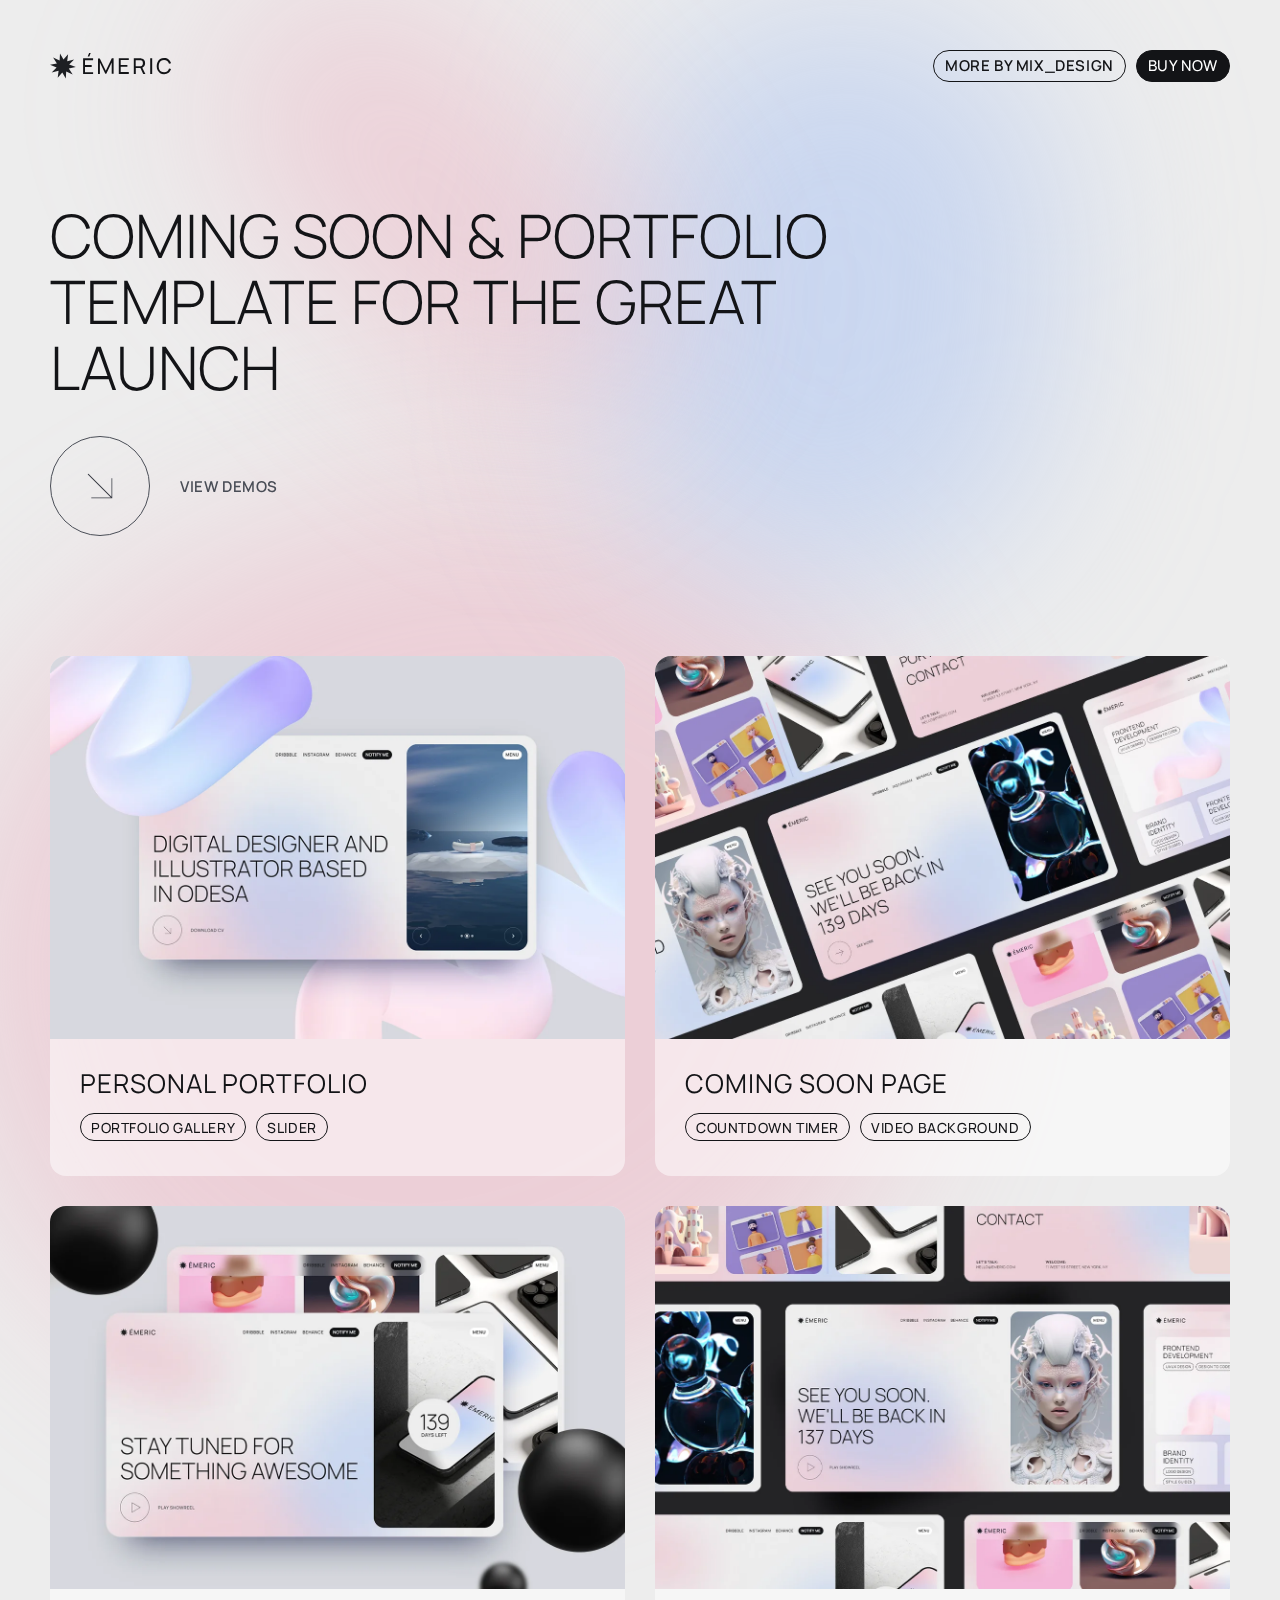
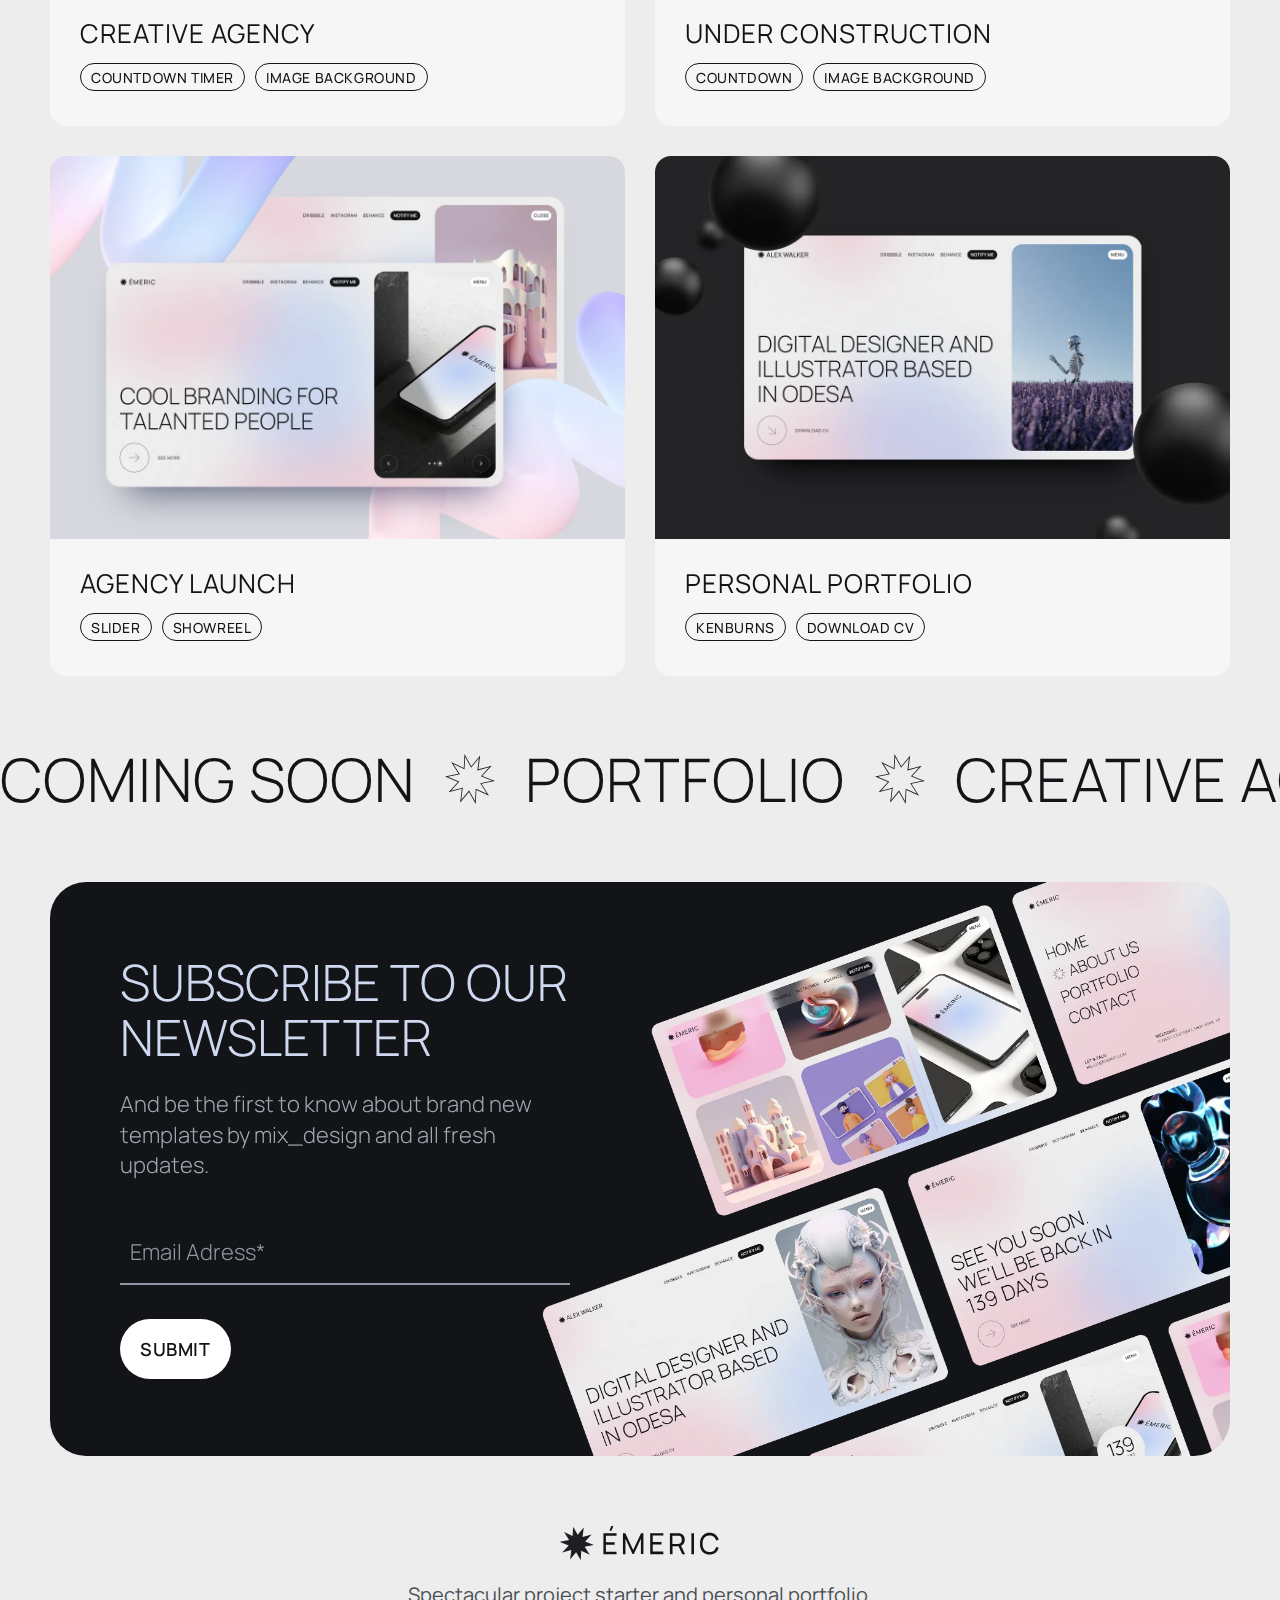
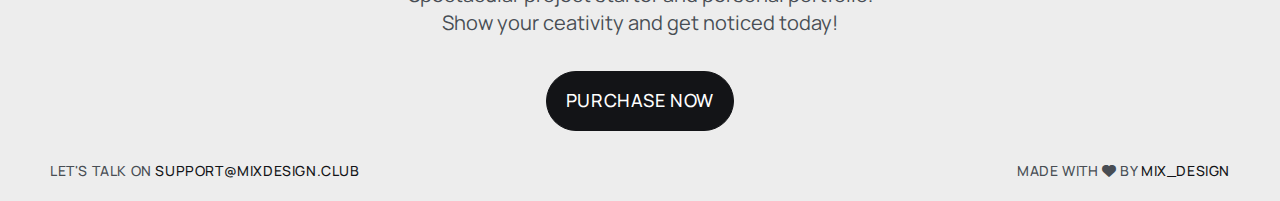
<file: index.html>
<!DOCTYPE html>
<html lang="en" dir="ltr">

<head>
  <meta charset="utf-8">

  <!-- Page Title -->
  <title>Emeric - Coming Soon and Portfolio Template</title>

  <!-- Meta Tags -->
  <meta name="description" content="Emeric - awesome coming soon and portfolio template to kick-start your project">
  <meta name="keywords"
    content="mix_design, coming soon, under construction, template, landing page, portfolio, one page, responsive, html5, css3, creative, clean, agency, personal page">
  <meta name="author" content="mix_design">

  <!-- Viewport Meta-->
  <meta http-equiv="X-UA-Compatible" content="IE=edge">
  <meta name="viewport" content="width=device-width, initial-scale=1, maximum-scale=1">

  <!-- Template Favicon & Icons Start -->
  <link rel="icon" href="img/favicon/favicon.ico" sizes="any">
  <link rel="icon" href="img/favicon/icon.svg" type="image/svg+xml">
  <link rel="apple-touch-icon" href="img/favicon/apple-touch-icon.png">
  <link rel="manifest" href="img/favicon/manifest.webmanifest">
  <!-- Template Favicon & Icons End -->

  <!-- Facebook Metadata Start -->
  <meta property="og:image:height" content="1200">
  <meta property="og:image:width" content="1200">
  <meta property="og:title" content="Emeric - Coming Soon and Portfolio Template">
  <meta property="og:description"
    content="Emeric - awesome coming soon and portfolio template to kick-start your project">
  <meta property="og:url" content="index.html">
  <meta property="og:image" content="img/favicon/og-image.jpg">
  <!-- Facebook Metadata End -->

  <!-- Template Styles Start -->
  <link rel="stylesheet" type="text/css" href="css/plugins-demo.css">
  <link rel="stylesheet" type="text/css" href="css/main-demo.css">
  <!-- Template Styles End -->

  <!-- Custom Browser Color Start -->
  <meta name="theme-color" content="#ededed">
  <meta name="msapplication-navbutton-color" content="#ededed">
  <meta name="apple-mobile-web-app-status-bar-style" content="#ededed">
  <!-- Custom Browser Color End -->
</head>

<body class="demo">

  <!-- Loader Start -->
  <div class="loader">
    <div class="loader">
      <div class="loader__content">
        <div class="loader__logo">
          <img src="img/logo.svg" alt="Emeric - Coming Soon and Portfolio Template">
        </div>
      </div>
    </div>
  </div>
  <!-- Loader End -->

  <!-- Gradient Background Start -->
  <div class="fullscreen-bg">
    <div class="blur"></div>
    <div class="blur"></div>
    <div class="blur"></div>
    <div class="blur"></div>
  </div>
  <!-- Gradient Background End -->

  <!-- Header Start -->
  <header id="header" class="demo__header">
    <div class="header__content d-flex align-items-center">
      <div class="container-fluid px-0 fullheight-mobile">
        <div class="row gx-0 justify-content-between align-items-center fullheight-mobile">

          <div class="col-auto">

            <div class="header__logo">
              <img src="img/logo.svg" alt="Emeric - Coming Soon and Portfolio Template">
            </div>

          </div>

          <div class="col-auto">
            <div class="header__buttons d-flex justify-content-end">

              <a class="btn btn-s btn-s-icon" href="https://1.envato.market/EKA9WD" target="_blank">
                <span class="btn__background dark-outline"></span>
                <span class="btn__text dark">
                  <i class="fa-solid fa-hand-point-right"></i>
                  <em class="btn-title">More by mix_design</em>
                  <em class="btn-hover">More by mix_design</em>
                </span>
              </a>

              <a class="btn btn-s btn-s-icon" href="https://1.envato.market/Y9kn4R" target="_blank">
                <span class="btn__background dark"></span>
                <span class="btn__text light">
                  <i class="fa-solid fa-cart-shopping"></i>
                  <em class="btn-title">Buy now</em>
                  <em class="btn-hover">Buy now</em>
                </span>
              </a>

            </div>
          </div>

        </div>
      </div>
    </div>
  </header>
  <!-- Header End -->

  <!-- Demo Wrapper Start -->
  <div class="demo__wrapper">

    <!-- Intro Start -->
    <div class="demo__intro">
      <div class="intro__content">
        <div class="intro__container">
          <div class="container-fluid px-0">
            <div class="row gx-0">
              <div class="col-12">
                <div class="headline">
                  <h1 class="headline__title">Coming soon & portfolio template for the great launch</h1>
                  <div class="headline__btnholder d-flex">
                    <a href="#live-preview" class="btn-bottom anim-down scroll-to-preview">
                      <span class="circle">
                        <i class="circle__icon">
                          <svg xmlns="http://www.w3.org/2000/svg" width="25px" height="25px" viewBox="0 0 25 25">
                            <path fill="#393C44" d="M25,4.8V24v1h-1H3.8v-1h19.5L0,0.7L0.7,0L24,23.3V4.8H25z" />
                          </svg>
                        </i>
                      </span>
                      <span class="caption">View demos</span>
                    </a>
                  </div>
                </div>
              </div>
            </div>
          </div>
        </div>
      </div>
    </div>
    <!-- Intro End -->

    <!-- Live Preview Links Start -->
    <section id="live-preview" class="demo__links first-section">

      <div class="links__card">
        <div class="container-fluid p-0">

          <div class="row gx-5 gy-5 align-items-stretch">

            <div class="col-12 col-md-6 col-xxl-4">
              <figure class="card__item border-radius-s">
                <a class="card__image" href="index-portfolio-slider.html" target="_blank">
                  <img src="img/demo/screens/1.webp" alt="Emeric Coming Soon Template Preview Screen">
                  <figcaption class="card__caption">
                    <p class="caption__title">Personal Portfolio</p>
                    <p class="caption__tags d-flex flex-wrap">
                      <span class="rounded-tag">Portfolio Gallery</span>
                      <span class="rounded-tag">Slider</span>
                    </p>
                  </figcaption>
                </a>
              </figure>
            </div>

            <div class="col-12 col-md-6 col-xxl-4">
              <figure class="card__item border-radius-s">
                <a class="card__image" href="index-countdown-video.html" target="_blank">
                  <img src="img/demo/screens/2.webp" alt="Emeric Coming Soon Template Preview Screen">
                  <figcaption class="card__caption">
                    <p class="caption__title">Coming soon page</p>
                    <p class="caption__tags d-flex flex-wrap">
                      <span class="rounded-tag">Countdown Timer</span>
                      <span class="rounded-tag">Video background</span>
                    </p>
                  </figcaption>
                </a>
              </figure>
            </div>

            <div class="col-12 col-md-6 col-xxl-4">
              <figure class="card__item border-radius-s">
                <a class="card__image" href="index-agency-image-countdown.html" target="_blank">
                  <img src="img/demo/screens/3.webp" alt="Emeric Coming Soon Template Preview Screen">
                  <figcaption class="card__caption">
                    <p class="caption__title">Creative Agency</p>
                    <p class="caption__tags d-flex flex-wrap">
                      <span class="rounded-tag">Countdown Timer</span>
                      <span class="rounded-tag">Image Background</span>
                    </p>
                  </figcaption>
                </a>
              </figure>
            </div>

            <div class="col-12 col-md-6 col-xxl-4">
              <figure class="card__item border-radius-s">
                <a class="card__image" href="index-countdown-image.html" target="_blank">
                  <img src="img/demo/screens/4.webp" alt="Emeric Coming Soon Template Preview Screen">
                  <figcaption class="card__caption">
                    <p class="caption__title">Under Construction</p>
                    <p class="caption__tags d-flex flex-wrap">
                      <span class="rounded-tag">Countdown</span>
                      <span class="rounded-tag">Image background</span>
                    </p>
                  </figcaption>
                </a>
              </figure>
            </div>

            <div class="col-12 col-md-6 col-xxl-4">
              <figure class="card__item border-radius-s">
                <a class="card__image" href="index-agency-slider.html" target="_blank">
                  <img src="img/demo/screens/5.webp" alt="Emeric Coming Soon Template Preview Screen">
                  <figcaption class="card__caption">
                    <p class="caption__title">Agency Launch</p>
                    <p class="caption__tags d-flex flex-wrap">
                      <span class="rounded-tag">Slider</span>
                      <span class="rounded-tag">Showreel</span>
                    </p>
                  </figcaption>
                </a>
              </figure>
            </div>

            <div class="col-12 col-md-6 col-xxl-4">
              <figure class="card__item border-radius-s">
                <a class="card__image" href="index-portfolio-kenburns.html" target="_blank">
                  <img src="img/demo/screens/6.webp" alt="Emeric Coming Soon Template Preview Screen">
                  <figcaption class="card__caption">
                    <p class="caption__title">Personal Portfolio</p>
                    <p class="caption__tags d-flex flex-wrap">
                      <span class="rounded-tag">Kenburns</span>
                      <span class="rounded-tag">Download CV</span>
                    </p>
                  </figcaption>
                </a>
              </figure>
            </div>

          </div>

        </div>
      </div>

    </section>
    <!-- Live Preview Links End -->

    <!-- Marquee Start -->
    <div class="marquee marquee-relative">
      <div class="marquee-content scroll">
        <span>coming soon</span>
        <span>portfolio</span>
        <span>creative agency</span>
      </div>
      <div class="marquee-content scroll">
        <span>coming soon</span>
        <span>portfolio</span>
        <span>creative agency</span>
      </div>
    </div>
    <!-- Marquee End -->

    <!-- Subscribe Start -->
    <div class="demo__subscribe">
      <div class="subscribe__container border-radius-l">
        <div class="container-fluid p-0">
          <div class="row g-0">

            <div class="col-12 col-xl-6 subscribe__form">

              <div class="subscribe__title">
                <p class="title opposite">Subscribe to our newsletter</p>
                <p class="descr opposite">And be the first to know about brand new templates by mix_design and all fresh
                  updates.</p>
              </div>

              <div class="form-container">

                <!-- Reply Messages Start-->
                <div class="reply-group subscription-ok">
                  <i class="fa-solid fa-circle-check reply-group__icon opposite"></i>
                  <p class="reply-group__title opposite">Done!</p>
                  <span class="reply-group__text opposite">Thanks for subscribing!</span>
                </div>
                <div class="reply-group subscription-error">
                  <i class="fa-solid fa-face-frown-open reply-group__icon opposite"></i>
                  <p class="reply-group__title opposite">Ooops!</p>
                  <span class="reply-group__text opposite">Something went wrong. Please try again later.</span>
                </div>
                <!-- Reply Messages End-->

                <!-- Subscribe Contact Form Start-->
                <form class="subscribe-form form form-light">
                  <input name="EMAIL" type="email" placeholder="Email Adress*" required>
                  <button class="btn btn-l" type="submit">
                    <span class="btn__background light"></span>
                    <span class="btn__text dark">
                      <em class="btn-title">Submit</em>
                      <em class="btn-hover">Submit</em>
                    </span>
                  </button>
                </form>
                <!-- Subscribe Contact Form End-->

              </div>

            </div>

          </div>
        </div>
      </div>
    </div>
    <!-- Subscribe End -->

  </div>
  <!-- Demo Wrapper End -->

  <!-- Footer Start -->
  <footer class="demo__footer">
    <div class="footer__container">
      <div class="container-fluid p-0">
        <div class="row g-0">
          <div class="col-12">
            <div class="footer__content d-flex flex-column">
              <div class="footer__logo">
                <img src="img/demo/logo.svg" alt="Emeric - Coming Soon and Portfolio Template">
              </div>
              <p class="footer__caption">Spectacular project starter and personal portfolio. Show your ceativity and get
                noticed today!
              </p>
              <div class="footer__btngroup">
                <a class="btn btn-l" href="https://1.envato.market/Y9kn4R" target="_blank">
                  <span class="btn__background dark"></span>
                  <span class="btn__text light">
                    <em class="btn-title">Purchase Now</em>
                    <em class="btn-hover">Purchase Now</em>
                  </span>
                </a>
              </div>
            </div>
          </div>
          <div class="col-12">
            <div class="footer__links">
              <div class="container-fluid p-0">
                <div class="row g-0 d-flex justify-content-between">
                  <div class="col-12 col-xl-6 text-center text-xl-start">
                    <p class="additional-text">Let's talk on
                      <a class="contact-link"
                        href="mailto:support@mixdesign.club?subject=Message%20from%20Emeric%20demo">support@mixdesign.club</a>
                    </p>
                  </div>
                  <div class="col-12 col-xl-6 text-center text-xl-end">
                    <p class="additional-text">Made with
                      <i class="fa-solid fa-heart"></i>
                      by
                      <a class="light contact-link" href="https://1.envato.market/EKA9WD" target="_blank">mix_design</a>
                    </p>
                  </div>
                </div>
              </div>
            </div>
          </div>
        </div>
      </div>
    </div>
  </footer>
  <!-- Footer End -->

  <!-- To Top Button Start -->
  <a href="#0" id="to-top" class="to-top">
    <span class="circle">
      <i class="circle__icon">
        <svg xmlns="http://www.w3.org/2000/svg" width="20px" height="25px" viewBox="0 0 20 25">
          <path fill="#393C44" d="M19.3,10.8l-8.8-8.8V25h-1V1.9l-8.8,8.8L0,10L10,0l0,0l0,0l10,10L19.3,10.8z" />
        </svg>
      </i>
    </span>
  </a>
  <!-- To Top Button End -->

  <script src="js/demo/jquery.min.js"></script>
  <script src="js/demo/modernizr.js"></script>
  <script src="js/demo/jquery.ajaxchimp.min.js"></script>
  <script src="js/demo/gsap.min.js"></script>
  <script src="js/demo/demo.js"></script>

</body>


</html>
</file>
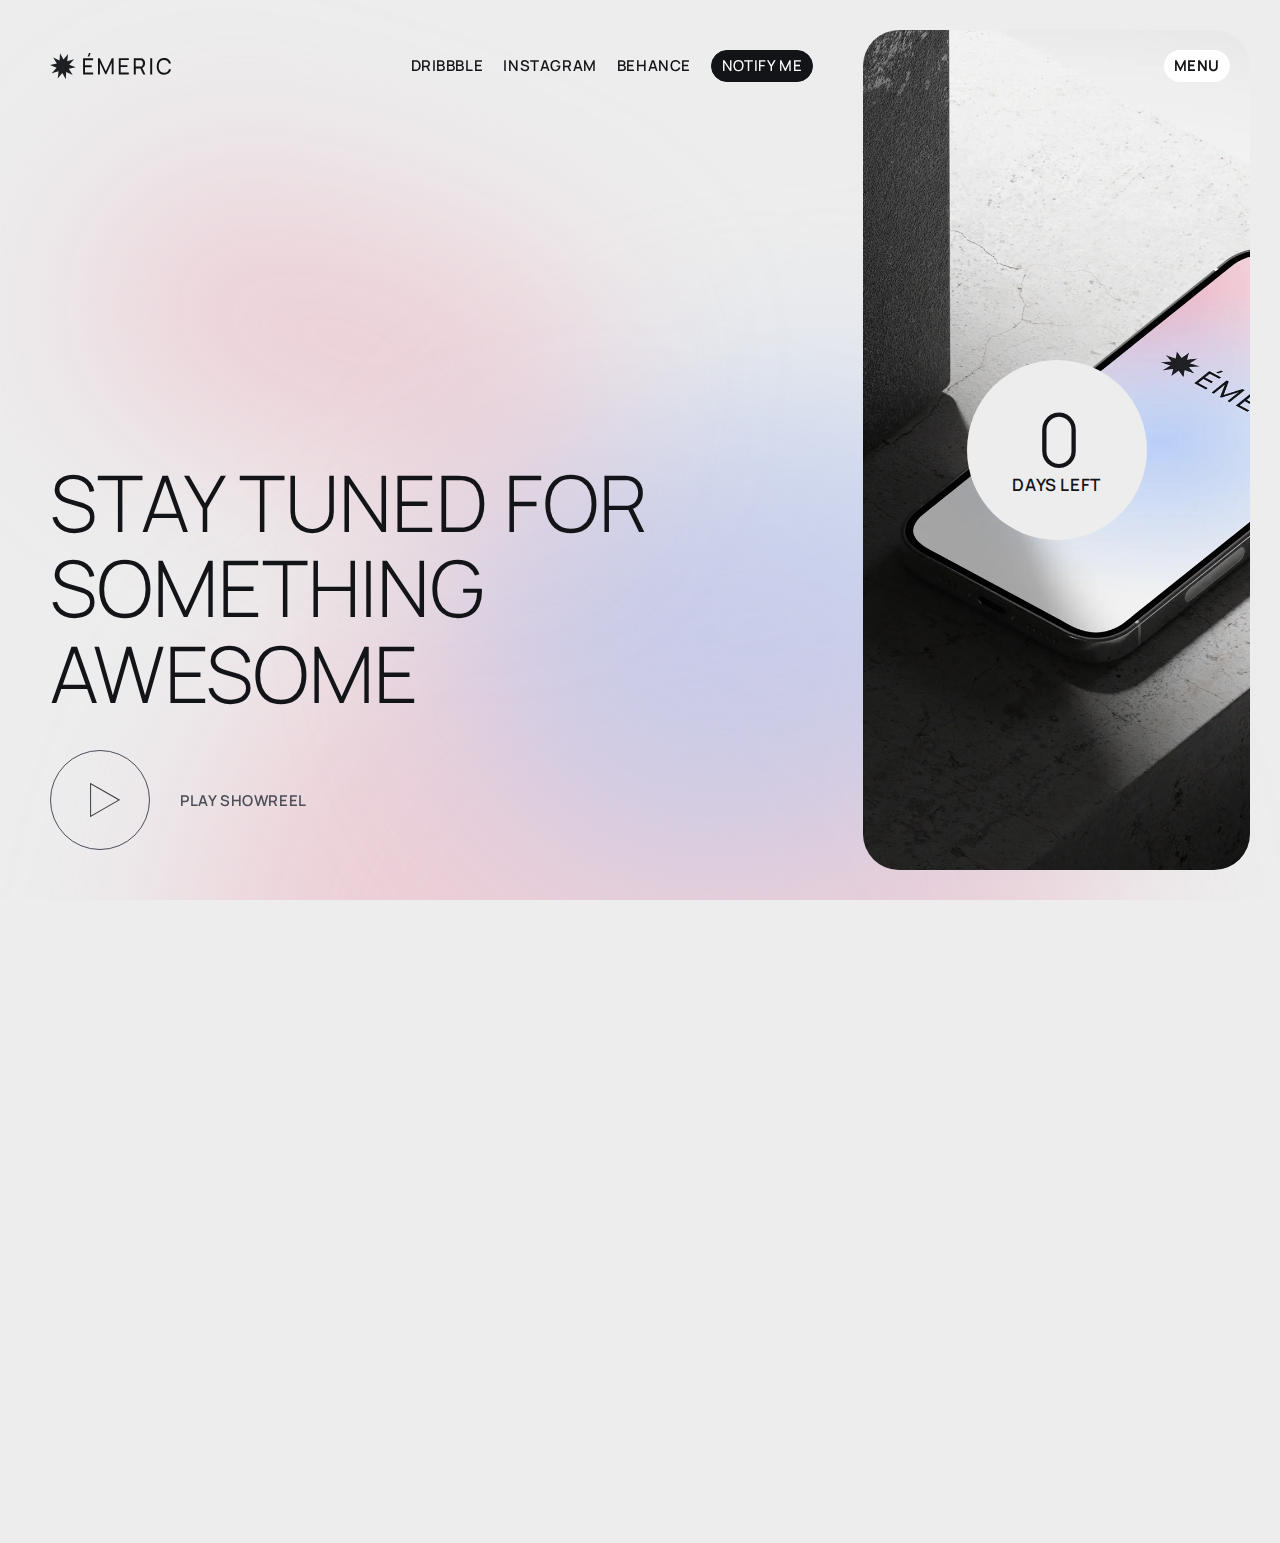
<file: index-agency-image-countdown.html>
<!DOCTYPE html>
<html lang="en" dir="ltr">

<head>
  <meta charset="utf-8">

  <!-- Page Title -->
  <title>Emeric - Coming Soon and Portfolio Template</title>

  <!-- Meta Tags -->
  <meta name="description" content="Emeric - awesome coming soon and portfolio template to kick-start your project">
  <meta name="keywords"
    content="mix_design, coming soon, under construction, template, landing page, portfolio, one page, responsive, html5, css3, creative, clean, agency, personal page">
  <meta name="author" content="mix_design">

  <!-- Viewport Meta-->
  <meta http-equiv="X-UA-Compatible" content="IE=edge">
  <meta name="viewport" content="width=device-width, initial-scale=1, maximum-scale=1">

  <!-- Template Favicon & Icons Start -->
  <link rel="icon" href="img/favicon/favicon.ico" sizes="any">
  <link rel="icon" href="img/favicon/icon.svg" type="image/svg+xml">
  <link rel="apple-touch-icon" href="img/favicon/apple-touch-icon.png">
  <link rel="manifest" href="img/favicon/manifest.webmanifest">
  <!-- Template Favicon & Icons End -->

  <!-- Facebook Metadata Start -->
  <meta property="og:image:height" content="1200">
  <meta property="og:image:width" content="1200">
  <meta property="og:title" content="Emeric - Coming Soon and Portfolio Template">
  <meta property="og:description"
    content="Emeric - awesome coming soon and portfolio template to kick-start your project">
  <meta property="og:url" content="index.html">
  <meta property="og:image" content="img/favicon/og-image.jpg">
  <!-- Facebook Metadata End -->

  <!-- Template Styles Start -->
  <link rel="stylesheet" type="text/css" href="css/loaders/loader.css">
  <link rel="stylesheet" type="text/css" href="css/plugins.css">
  <link rel="stylesheet" type="text/css" href="css/main.css">
  <!-- Template Styles End -->

  <!-- Custom Browser Color Start -->
  <meta name="theme-color" content="#ededed">
  <meta name="msapplication-navbutton-color" content="#ededed">
  <meta name="apple-mobile-web-app-status-bar-style" content="#ededed">
  <!-- Custom Browser Color End -->
</head>

<body>

  <!-- Loader Start -->
  <div class="loader">
    <div class="loader">
      <div class="loader__content">
        <div class="loader__logo">
          <img src="img/logo.svg" alt="Emeric - Coming Soon and Portfolio Template">
        </div>
      </div>
    </div>
  </div>
  <!-- Loader End -->

  <!-- Gradient Background Start -->
  <div class="fullscreen-bg">
    <div class="blur"></div>
    <div class="blur"></div>
    <div class="blur"></div>
  </div>
  <!-- Gradient Background End -->

  <!-- Header Start -->
  <header id="header" class="header">

    <!-- Logo Start -->
    <div class="header__logo">
      <img src="img/logo.svg" alt="Emeric - Coming Soon and Portfolio Template">
    </div>
    <!-- Logo End -->

    <!-- Header Content Start -->
    <div class="header__content d-flex align-items-center">
      <div class="container-fluid px-0 fullheight-mobile">
        <div class="row gx-0 gx-lg-5 justify-content-end justify-content-xl-start fullheight-mobile">
          <div class="col-auto col-lg-8 fullheight-mobile">

            <!-- Header Controls Block Start -->
            <div class="header__buttons d-flex justify-content-end align-items-center">

              <!-- Socials Desktop Start -->
              <div class="socials-desktop">
                <!-- Home screen socials links -->
                <ul class="socials d-flex align-items-start">
                  <li>
                    <a class="btn btn-s-text" href="https://dribbble.com/" target="_blank">
                      <span class="btn-title">Dribbble</span>
                      <span class="btn-hover">Dribbble</span>
                    </a>
                  </li>
                  <li>
                    <a class="btn btn-s-text" href="https://www.instagram.com/" target="_blank">
                      <span class="btn-title">Instagram</span>
                      <span class="btn-hover">Instagram</span>
                    </a>
                  </li>
                  <li>
                    <a class="btn btn-s-text" href="https://www.behance.net/" target="_blank">
                      <span class="btn-title">Behance</span>
                      <span class="btn-hover">Behance</span>
                    </a>
                  </li>
                </ul>
              </div>
              <!-- Socials Desktop End -->

              <!-- Notify Trigger Start -->
              <a id="notify-trigger" class="btn btn-s btn-s-icon" href="#0">
                <span class="btn__background dark"></span>
                <span class="btn__text light">
                  <i class="fa-solid fa-bell"></i>
                  <em class="btn-title">Notify me</em>
                  <em class="btn-hover">Notify me</em>
                </span>
              </a>
              <!-- Notify Trigger End -->

            </div>
            <!-- Header Controls Block End -->

          </div>
          <div class="col-auto col-lg-4">

            <!-- Menu Trigger Start -->
            <div class="header__menu d-flex justify-content-end align-items-center">
              <a id="menu-trigger" class="btn menu-trigger" href="#0">
                <span class="menu-trigger__background"></span>
                <span class="menu-trigger__menu">
                  <em class="btn-title">Menu</em>
                  <em class="btn-hover">Menu</em>
                </span>
                <span class="menu-trigger__close">
                  <em class="btn-title">Close</em>
                  <em class="btn-hover">Close</em>
                </span>
              </a>
            </div>
            <!-- Menu Trigger End -->

          </div>
        </div>
      </div>
    </div>
    <!-- Header Content End -->

  </header>
  <!-- Header End -->

  <!-- Menu Start -->
  <nav id="menu" class="menu">
    <div class="menu__content d-flex">
      <div class="container-fluid px-0 fullheight">
        <div class="row gx-0 gx-lg-5 fullheight">

          <!--Menu Data Block Start -->
          <div class="col-12 col-lg-8 menu__data">
            <div class="menudata__content">

              <!-- Menu Sections Links Start -->
              <div class="menudata__links">
                <div class="container-fluid p-0">
                  <div class="row g-0">
                    <div class="col-12">

                      <!-- Navigation Start -->
                      <ul class="navigation">
                        <li>
                          <a href="#0" id="home-trigger" class="navigation__link" data-ref="home">
                            <span class="nav-star"></span>
                            <span class="nav-caption">Home</span>
                          </a>
                        </li>
                        <li>
                          <a href="#0" id="about-trigger" class="navigation__link" data-ref="about">
                            <span class="nav-star"></span>
                            <span class="nav-caption">About Us</span>
                          </a>
                        </li>
                        <li>
                          <a href="#0" id="works-trigger" class="navigation__link" data-ref="works">
                            <span class="nav-star"></span>
                            <span class="nav-caption">Portfolio</span>
                          </a>
                        </li>
                        <li>
                          <a href="#0" id="contact-trigger" class="navigation__link" data-ref="contact">
                            <span class="nav-star"></span>
                            <span class="nav-caption">Contact</span>
                          </a>
                        </li>
                      </ul>
                      <!-- Navigation End -->

                    </div>
                  </div>
                </div>
              </div>
              <!-- Menu Sections Links End -->

              <!-- Menu Contact Links Start -->
              <div class="menudata__contact">
                <div class="container-fluid px-0">
                  <div class="row gx-0 gx-lg-5">
                    <div class="col-12 col-lg-4 menudata__item">
                      <p class="menudata__title">Let's talk:</p>
                      <p class="menudata__text">
                        <a class="contact-link"
                          href="mailto:example@example.com?subject=Message%20from%20your%20site">hello@emeric.com</a>
                      </p>
                    </div>
                    <div class="col-12 col-lg-8 menudata__item">
                      <p class="menudata__title">Welcome:</p>
                      <p class="menudata__text">
                        <a class="contact-link" href="https://goo.gl/maps/nWXKpGaDPuyH6gxRA">11 West 53 Street, New
                          York, NY</a>
                      </p>
                    </div>
                  </div>
                </div>
              </div>
              <!-- Menu Contact Links End -->

            </div>
          </div>
          <!--Menu Data Block End -->

          <!--Menu Media Block Start -->
          <div class="col-12 col-lg-4 menu__media">
            <div class="media__content border-radius-l">

              <!-- Menu Image Background Start -->
              <div class="menu__image menu-image-1"></div>
              <!-- Menu Image Background End -->

            </div>
          </div>
          <!--Menu Media Block End-->

        </div>
      </div>
    </div>
  </nav>
  <!-- Menu End -->

  <!-- Main Section Start -->
  <section id="main" class="main active">
    <div class="main__content d-flex">
      <div class="container-fluid px-0 fullheight">
        <div class="row gx-0 gx-lg-5 fullheight">

          <!-- Main Section Intro Start -->
          <div class="col-12 col-lg-8 main__intro">

            <!-- Intro Content Start -->
            <div class="intro__content">

              <!-- Headline Start -->
              <div id="headline" class="headline">
                <h1 class="headline__title">Stay tuned for something awesome</h1>
                <div class="headline__btnholder d-flex">
                  <a href="https://vimeo.com/65036292" id="showreel-trigger" class="btn-bottom play">
                    <span class="circle">
                      <i class="circle__icon">
                        <svg xmlns="http://www.w3.org/2000/svg" width="30px" height="35px" viewBox="0 0 30 35">
                          <path fill="#393C44"
                            d="M1.1,1.9l13.5,7.8l13.5,7.8l-13.5,7.8L1.1,33.1V17.5V1.9 M0.1,0.2v17.3v17.3l15-8.7l15-8.7l-15-8.7L0.1,0.2L0.1,0.2z" />
                        </svg>
                      </i>
                    </span>
                    <span class="caption">Play Showreel</span>
                  </a>
                </div>
              </div>
              <!-- Headline End -->

            </div>
            <!-- Intro Content End -->

          </div>
          <!-- Main Section Intro End -->

          <!-- Main Section Media Start -->
          <div class="col-12 col-lg-4 main__media">

            <!-- Media Content Start -->
            <div class="media__content border-radius-l">

              <!-- Image Background Start -->
              <div class="media__image media-image-2"></div>
              <!-- Image Background End -->

              <!-- Countdown Start -->
              <div class="media__countdown d-flex align-items-center justify-content-center">
                <div class="countdown-content">
                  <div id="countdown" class="countdown"></div>
                  <span class="countdown-caption">Days left</span>
                </div>
              </div>
              <!-- Countdown End -->

            </div>
            <!-- Media Content End -->

          </div>
          <!-- Main Section Media End -->

          <!-- Socials Mobile Start -->
          <div class="col-12 socials-mobile border-radius-l">
            <ul>
              <li>
                <a href="https://www.instagram.com/" target="_blank">
                  <i class="fa-brands fa-instagram"></i>
                </a>
              </li>
              <li>
                <a href="https://www.behance.net/" target="_blank">
                  <i class="fa-brands fa-behance"></i>
                </a>
              </li>
              <li>
                <a href="https://dribbble.com/" target="_blank">
                  <i class="fa-brands fa-dribbble"></i>
                </a>
              </li>
            </ul>
          </div>
          <!-- Socials Mobile End -->

        </div>
      </div>
    </div>
  </section>
  <!-- Main Section End -->

  <!-- About Me Section Start -->
  <section id="about" class="inner about">
    <div class="inner__content d-flex">
      <div class="container-fluid px-0 fullheight">
        <div class="row gx-0 gx-lg-5 fullheight">

          <!-- Inner Data Start -->
          <div class="col-12 col-lg-8 inner__data">

            <!-- Inner Section Blocks Start -->
            <div class="innerdata__blocks">

              <!-- Scroll Blocks (Desktop) Start -->
              <div class="blocks__scroll">

                <!-- Inner Container - Section Title Start -->
                <div class="blocks__container">
                  <div class="content-block">
                    <div class="container-fluid px-0">
                      <div class="row gx-5">
                        <div class="col-12">
                          <h2 class="inner__title animate-in-up">Creativity is above all. Just awesome template.</h2>
                        </div>
                        <div class="col-12 col-md-4">
                          <img class="inner__name animate-in-up" src="img/svg/section-name-about.svg" alt="About Me">
                        </div>
                        <div class="col-12 col-md-8">
                          <p class="inner__text animate-in-up">I wonder if I've been changed in the night? Let me think.
                            Was I the same when I got up this morning?
                            I almost think I can remember <span>feeling a little different</span>. But if I'm not the
                            same, the
                            <a href="#0" class="text-link">next question</a>
                            is “Who in the world am I?” Ah, that's the great puzzle!
                          </p>
                        </div>
                      </div>
                    </div>
                  </div>
                </div>
                <!-- Inner Container - Section Title End -->

                <!-- Inner Container - Features & Services Start -->
                <div class="blocks__container">
                  <div class="content-block">
                    <div class="container-fluid px-0">
                      <div class="row gx-5 gy-5 align-items-stretch">
                        <!-- feature single item -->
                        <div class="col-12 col-xl-8">
                          <div class="card card-white border-radius-s animate-in-up">
                            <div class="card__image card-image-1"></div>
                            <div class="card__title">
                              <h4>Frontend <br>Development</h4>
                              <div class="card__tags d-flex flex-wrap">
                                <span class="rounded-tag">UI/UX Design</span>
                                <span class="rounded-tag">Design to Code</span>
                              </div>
                            </div>
                          </div>
                        </div>
                        <!-- feature single item -->
                        <div class="col-12 col-xl-4">
                          <div class="card card-gradient border-radius-s animate-in-up">
                            <div class="card__image card-image-2"></div>
                            <div class="card__title">
                              <h4>Digital<br> Art</h4>
                              <div class="card__tags d-flex flex-wrap">
                                <span class="rounded-tag">Illustrations</span>
                                <span class="rounded-tag">3d models</span>
                              </div>
                            </div>
                          </div>
                        </div>
                        <!-- feature single item -->
                        <div class="col-12 col-xl-4">
                          <div class="card card-white border-radius-s animate-in-up">
                            <div class="card__image card-image-3"></div>
                            <div class="card__title">
                              <h4>Brand<br> Identity</h4>
                              <div class="card__tags d-flex flex-wrap">
                                <span class="rounded-tag">Logo Design</span>
                                <span class="rounded-tag">Style Guides</span>
                              </div>
                            </div>
                          </div>
                        </div>
                        <!-- feature single item -->
                        <div class="col-12 col-xl-8">
                          <div class="card card-white border-radius-s animate-in-up">
                            <div class="card__image card-image-4"></div>
                            <div class="card__title">
                              <h4>Digital Marketing <br>Solutions</h4>
                              <div class="card__tags d-flex flex-wrap">
                                <span class="rounded-tag">Social Media</span>
                                <span class="rounded-tag">Promotion</span>
                              </div>
                            </div>
                          </div>
                        </div>
                      </div>
                    </div>
                  </div>
                </div>
                <!-- Inner Container - Features & Services End -->

                <!-- Inner Container - Tools Start -->
                <div class="blocks__container">
                  <div class="content-block">
                    <div class="skillbars">
                      <!-- skillbar single item -->
                      <div class="show-skillbar">
                        <div class="skillbar light" data-percent="96">
                          <span class="skillbar-title light">Figma</span>
                          <p class="skillbar-bar light" style="width: 96%;"></p>
                          <span class="skill-bar-percent light">96%</span>
                        </div>
                      </div>
                      <!-- skillbar single item -->
                      <div class="show-skillbar">
                        <div class="skillbar light" data-percent="84">
                          <span class="skillbar-title light">Adobe XD</span>
                          <p class="skillbar-bar light" style="width: 84%;"></p>
                          <span class="skill-bar-percent light">90%</span>
                        </div>
                      </div>
                      <!-- skillbar single item -->
                      <div class="show-skillbar">
                        <div class="skillbar light" data-percent="90">
                          <span class="skillbar-title light">Blender</span>
                          <p class="skillbar-bar light" style="width: 90%;"></p>
                          <span class="skill-bar-percent light">87%</span>
                        </div>
                      </div>
                      <!-- skillbar single item -->
                      <div class="show-skillbar">
                        <div class="skillbar light" data-percent="90">
                          <span class="skillbar-title light">HTML & CSS</span>
                          <p class="skillbar-bar light" style="width: 90%;"></p>
                          <span class="skill-bar-percent light">98%</span>
                        </div>
                      </div>
                      <!-- skillbar single item -->
                      <div class="show-skillbar">
                        <div class="skillbar light" data-percent="90">
                          <span class="skillbar-title light">React</span>
                          <p class="skillbar-bar light" style="width: 90%;"></p>
                          <span class="skill-bar-percent light">70%</span>
                        </div>
                      </div>
                    </div>
                  </div>
                </div>
                <!-- Inner Container - Tools End -->

                <!-- Inner Container - Video Start -->
                <div class="blocks__container">
                  <div class="content-block">
                    <div class="fullwidth-container">
                      <div class="showreel showreel-image-1 border-radius-l">
                        <!-- video background -->
                        <div class="video-background">
                          <video id="inner-video" preload="auto" autoplay="autoplay" loop="loop" muted="muted"
                            poster="img/backgrounds/1920x1080-inner-video-poster.webp">
                            <source type="video/mp4" src="video/about-video.mp4">
                            <source type="video/webm" src="video/about-video.webm">
                            <source type="video/ogv" src="video/about-video.ogv">
                          </video>
                        </div>
                        <!-- video trigger -->
                        <div class="showreel__button">
                          <a href="https://vimeo.com/65036292" id="inner-video-trigger" class="inner-video-trigger">
                            <span class="btn-icon-anim">
                              <i>
                                <svg xmlns="http://www.w3.org/2000/svg" width="30px" height="35px" viewBox="0 0 30 35">
                                  <path fill="#494D56" d="M1.1,1.9l13.5,7.8l13.5,7.8l-13.5,7.8L1.1,33.1V17.5V1.9 M0.1,0.2v17.3v17.3l15-8.7l15-8.7l-15-8.7L0.1,0.2
                                    L0.1,0.2z" />
                                </svg>
                              </i>
                            </span>
                          </a>
                        </div>
                      </div>
                    </div>
                  </div>
                </div>
                <!-- Inner Container - Video End -->

              </div>
              <!-- Scroll Blocks (Desktop) End -->

            </div>
            <!-- Inner Section Blocks End -->

          </div>
          <!-- Inner Data End -->

          <!-- Inner Media Start -->
          <div class="col-12 col-lg-4 inner__media">

            <!-- Inner Media Content Start -->
            <div class="innermedia__content border-radius-l">

              <!-- Image Background Start -->
              <div class="innermedia__image innermedia-image-1"></div>
              <!-- Image Background End -->

            </div>
            <!-- Inner Media Content End -->

          </div>
          <!-- Inner Media End -->

        </div>
      </div>
    </div>
  </section>
  <!-- About Me Section End -->

  <!-- Portfolio Section Start -->
  <section id="works" class="inner works">
    <div class="inner__content d-flex">
      <div class="container-fluid px-0 fullheight">
        <div class="row gx-0 gx-lg-5 fullheight">

          <!-- Inner Data Start -->
          <div class="col-12 col-lg-8 inner__data">

            <!-- Inner Section Blocks Start -->
            <div class="innerdata__blocks">

              <!-- Scroll Blocks (Desktop) Start -->
              <div class="blocks__scroll">

                <!-- Inner Container - Section Title Start -->
                <div class="blocks__container">
                  <div class="content-block">
                    <div class="container-fluid px-0">
                      <div class="row gx-5">
                        <div class="col-12">
                          <h2 class="inner__title">Creating unique staff. Meet my featured projects.</h2>
                        </div>
                        <div class="col-12 col-md-4">
                          <img class="inner__name" src="img/svg/section-name-works.svg" alt="About Me">
                        </div>
                        <div class="col-12 col-md-8">
                          <p class="inner__text">Be what you would seem to be - or, if you'd like it put <span>more
                              simply</span> - never imagine yourself
                            not to be otherwise than what it might appear to others that what you were or might have
                            been
                            was not
                            <a href="#0" class="text-link">otherwise</a>
                            than what you had been would have appeared to them to be otherwise.
                          </p>
                        </div>
                      </div>
                    </div>
                  </div>
                </div>
                <!-- Inner Container - Section Title End -->

                <!-- Inner Container - Works Gallery Start -->
                <div class="blocks__container">
                  <div class="content-block">
                    <div class="container-fluid px-0 works__gallery">
                      <div class="row gx-5 gy-5 my-gallery" itemscope itemtype="http://schema.org/ImageGallery">
                        <!-- works gallery single item -->
                        <figure class="col-12 col-md-6 my-gallery__item" itemprop="associatedMedia" itemscope
                          itemtype="http://schema.org/ImageObject">
                          <a href="img/portfolio/1000x1000-portfolio-1.webp"
                            data-image="img/portfolio/1000x1000-portfolio-1.webp"
                            class="my-gallery__link border-radius-l" itemprop="contentUrl" data-size="1000x1000">
                            <img src="img/portfolio/1000x1000-portfolio-1.webp" class="my-gallery__image"
                              itemprop="thumbnail" alt="Image description" />
                          </a>
                          <figcaption class="my-gallery__description border-radius-l" itemprop="caption description">
                            <h4>Chocolate</h4>
                            <div class="card__tags d-flex flex-wrap">
                              <span class="rounded-tag">3D render</span>
                              <span class="rounded-tag">Illustration</span>
                            </div>
                            <p class="small">Mauris porttitor lobortis ligula, quis molestie lorem scelerisque eu.</p>
                          </figcaption>
                        </figure>
                        <!-- works gallery single item -->
                        <figure class="col-12 col-md-6 my-gallery__item" itemprop="associatedMedia" itemscope
                          itemtype="http://schema.org/ImageObject">
                          <a href="img/portfolio/1000x1000-portfolio-2.webp"
                            data-image="img/portfolio/1000x1000-portfolio-2.webp"
                            class="my-gallery__link border-radius-l" itemprop="contentUrl" data-size="1000x1000">
                            <img src="img/portfolio/1000x1000-portfolio-2.webp" class="my-gallery__image"
                              itemprop="thumbnail" alt="Image description" />
                          </a>
                          <figcaption class="my-gallery__description border-radius-l" itemprop="caption description">
                            <h4 class="opposite">Sea Shell</h4>
                            <div class="card__tags d-flex flex-wrap">
                              <span class="rounded-tag opposite">AI Art</span>
                              <span class="rounded-tag opposite">Illustration</span>
                            </div>
                            <p class="small opposite">Mauris porttitor lobortis ligula, quis molestie lorem scelerisque
                              eu. Morbi aliquam enim odio,
                              a mollis ipsum tristique eu.
                            </p>
                          </figcaption>
                        </figure>
                        <!-- works gallery single item -->
                        <figure class="col-12 col-md-6 my-gallery__item" itemprop="associatedMedia" itemscope
                          itemtype="http://schema.org/ImageObject">
                          <a href="img/portfolio/1000x1000-portfolio-3.webp"
                            data-image="img/portfolio/1000x1000-portfolio-3.webp"
                            class="my-gallery__link border-radius-l" itemprop="contentUrl" data-size="1000x1000">
                            <img src="img/portfolio/1000x1000-portfolio-3.webp" class="my-gallery__image"
                              itemprop="thumbnail" alt="Image description" />
                          </a>
                          <figcaption class="my-gallery__description border-radius-l" itemprop="caption description">
                            <h4>Fairy castle</h4>
                            <div class="card__tags d-flex flex-wrap">
                              <span class="rounded-tag">AI Art</span>
                              <span class="rounded-tag">Illustration</span>
                            </div>
                            <p class="small">Mauris porttitor lobortis ligula, quis molestie lorem scelerisque eu. Morbi
                              aliquam enim odio.
                            </p>
                          </figcaption>
                        </figure>
                        <!-- works gallery single item -->
                        <figure class="col-12 col-md-6 my-gallery__item" itemprop="associatedMedia" itemscope
                          itemtype="http://schema.org/ImageObject">
                          <a href="img/portfolio/1000x1000-portfolio-4.webp"
                            data-image="img/portfolio/1000x1000-portfolio-4.webp"
                            class="my-gallery__link border-radius-l" itemprop="contentUrl" data-size="1000x1000">
                            <img src="img/portfolio/1000x1000-portfolio-4.webp" class="my-gallery__image"
                              itemprop="thumbnail" alt="Image description" />
                          </a>
                          <figcaption class="my-gallery__description border-radius-l" itemprop="caption description">
                            <h4>Cute character</h4>
                            <div class="card__tags d-flex flex-wrap">
                              <span class="rounded-tag">3D render</span>
                              <span class="rounded-tag">Web Design</span>
                            </div>
                            <p class="small">Mauris porttitor lobortis ligula, quis molestie lorem scelerisque eu.
                            </p>
                          </figcaption>
                        </figure>
                      </div>
                    </div>
                  </div>
                </div>
                <!-- Inner Container - Works Gallery End -->

              </div>
              <!-- Scroll Blocks (Desktop) End -->

            </div>
            <!-- Inner Section Blocks End -->

          </div>
          <!-- Inner Data End -->

          <!-- Inner Media Start -->
          <div class="col-12 col-lg-4 inner__media">

            <!-- Inner Media Content Start -->
            <div class="innermedia__content border-radius-l">

              <!-- Image Background Start -->
              <div class="innermedia__image innermedia-image-2"></div>
              <!-- Image Background End -->

            </div>
            <!-- Inner Media Content End -->

          </div>
          <!-- Inner Media End -->

        </div>
      </div>
    </div>
  </section>
  <!-- Portfolio Section End -->

  <!-- Contact Section Start -->
  <section id="contact" class="inner contact">
    <div class="inner__content d-flex">
      <div class="container-fluid px-0 fullheight">
        <div class="row gx-0 gx-lg-5 fullheight">

          <!-- Inner Data Start -->
          <div class="col-12 col-lg-8 inner__data">

            <!-- Inner Section Blocks Start -->
            <div class="innerdata__blocks">

              <!-- Scroll Blocks (Desktop) Start -->
              <div class="blocks__scroll">

                <!-- Inner Container - Section Title Start -->
                <div class="blocks__container">
                  <div class="content-block">
                    <div class="container-fluid px-0">
                      <div class="row gx-5">
                        <div class="col-12">
                          <h2 class="inner__title">Let's create something amazing together.</h2>
                        </div>
                        <div class="col-12 col-md-4">
                          <img class="inner__name" src="img/svg/section-name-contact.svg" alt="About Me">
                        </div>
                        <div class="col-12 col-md-8">
                          <p class="inner__text">Let's get in touch. You can call us or leave a request here.
                            We are always glad to see you in our office from <span>9:00 to 18:00</span>.</p>
                        </div>
                      </div>
                    </div>
                  </div>
                </div>
                <!-- Inner Container - Section Title End -->

                <!-- Inner Container - Contact Data Start -->
                <div class="blocks__container">
                  <div class="content-block">
                    <div class="container-fluid p-0">
                      <div class="row gx-5 gy-5 align-items-stretch">
                        <!-- contact data single item -->
                        <div class="col-12 col-md-6 col-xl-4">
                          <div class="contactdata__item contactdata-item-1 card-auto card-gradient border-radius-s">
                            <div class="contactdata__image contactdata-image-1"></div>
                            <div class="contactdata__title">
                              <h5>Location</h5>
                            </div>
                            <div class="contactdata__descr">
                              <p class="small">
                                <a class="contact-link" href="https://goo.gl/maps/nWXKpGaDPuyH6gxRA" target="_blank">11
                                  West 53 Street,<br>New York, NY 10019</a>
                              </p>
                              <p class="small">
                                <a class="contact-link" href="https://goo.gl/maps/xap5o3MZBuC6DFHz8"
                                  target="_blank">3400 Broadway,<br>Oakland, CA 94611</a>
                              </p>
                            </div>
                          </div>
                        </div>
                        <!-- contact data single item -->
                        <div class="col-12 col-md-6 col-xl-4">
                          <div class="contactdata__item contactdata-item-2 card-auto card-white border-radius-s">
                            <div class="contactdata__image contactdata-image-2"></div>
                            <div class="contactdata__title">
                              <h5>Follow me</h5>
                            </div>
                            <div class="contactdata__descr">
                              <ul class="contactdata__socials">
                                <li>
                                  <a class="contact-link" href="https://www.facebook.com/" target="_blank">Facebook</a>
                                </li>
                                <li>
                                  <a class="contact-link" href="https://www.instagram.com/"
                                    target="_blank">Instagram</a>
                                </li>
                                <li>
                                  <a class="contact-link" href="https://twitter.com/" target="_blank">Twitter</a>
                                </li>
                                <li>
                                  <a class="contact-link" href="https://pinterest.com/" target="_blank">Pinterest</a>
                                </li>
                              </ul>
                            </div>
                          </div>
                        </div>
                        <!-- contact data single item -->
                        <div class="col-12 col-md-6 col-xl-4">
                          <div class="contactdata__item contactdata-item-3 card-auto card-white border-radius-s">
                            <div class="contactdata__image contactdata-image-3"></div>
                            <div class="contactdata__title">
                              <h5>Contact</h5>
                            </div>
                            <div class="contactdata__descr">
                              <p class="small">
                                <a class="contact-link" href="tel:+12127089400">+1 212-708-9400</a>
                                <br>
                                <a class="contact-link" href="tel:+15104570211">+1 510-457-0211</a>
                              </p>
                              <p class="small">
                                <a class="contact-link"
                                  href="mailto:example@example.com?subject=Message%20from%20your%20site">support@emeric.com</a>
                                <br>
                                <a class="contact-link"
                                  href="mailto:example@example.com?subject=Message%20from%20your%20site">hello@emeric.com</a>
                              </p>
                            </div>
                          </div>
                        </div>
                      </div>
                    </div>
                  </div>
                </div>
                <!-- Inner Container - Contact Data End -->

                <!-- Inner Container - Form Start -->
                <div class="blocks__container">
                  <!-- h3 title -->
                  <div class="content-block">
                    <h3>Just say hello!</h3>
                    <p class="block__text">Want to know more about my work, tell me about your project or just to say
                      hello?
                      Drop me a line and I'll get back as soon as possible.
                    </p>
                  </div>
                  <!-- contact form -->
                  <div class="content-block">
                    <div class="form-container">

                      <!-- Contact Form Reply Group Start -->
                      <div class="reply-group">
                        <i class="fa-solid fa-circle-check reply-group__icon"></i>
                        <p class="reply-group__title">Done!</p>
                        <span class="reply-group__text">Thanks for your message. We will get back as soon as
                          possible</span>
                      </div>
                      <!-- Contact Form Reply Group End -->

                      <!-- Contact Form Start -->
                      <form class="form form-dark contact-form" id="contact-form">
                        <!-- Hidden Required Fields -->
                        <input type="hidden" name="project_name" value="Emeric - Coming Soon & Portfolio Template">
                        <input type="hidden" name="admin_email" value="support@mixdesign.club">
                        <input type="hidden" name="form_subject" value="Contact Form Message">
                        <!-- END Hidden Required Fields-->
                        <div class="container-fluid px-0">
                          <div class="row gx-5">
                            <div class="col-12 col-md-6">
                              <input type="text" name="Name" placeholder="Your Name*" required>
                            </div>
                            <div class="col-12 col-md-6">
                              <input type="text" name="Company" placeholder="Company Name">
                            </div>
                            <div class="col-12 col-md-6">
                              <input type="email" name="E-mail" placeholder="Email Adress*" required>
                            </div>
                            <div class="col-12 col-md-6">
                              <input type="tel" name="Phone" placeholder="Phone Number*" required>
                            </div>
                            <div class="col-12">
                              <textarea class="margin-s" name="Message" placeholder="A Few Words*" required></textarea>
                            </div>
                            <div class="col-12">
                              <span class="inputs-description">*Required fields</span>
                              <button class="btn btn-l" type="submit">
                                <span class="btn__background dark"></span>
                                <span class="btn__text light">
                                  <em class="btn-title">Submit</em>
                                  <em class="btn-hover">Submit</em>
                                </span>
                              </button>
                            </div>
                          </div>
                        </div>
                      </form>
                      <!-- Contact Form End  -->

                    </div>
                  </div>
                </div>
                <!-- Inner Container - Form End -->

                <!-- Inner Container - Marquee Start -->
                <div class="blocks__container">
                  <div class="decor">
                    <!-- Marquee Start -->
                    <a class="marquee small marquee-relative link-l-arrow"
                      href="https://themeforest.net/user/mix_design/portfolio" target="_blank">
                      <div class="marquee-content scroll">
                        <span>hello@emeric.com</span>
                        <span>hello@emeric.com</span>
                        <span>hello@emeric.com</span>
                        <span>hello@emeric.com</span>
                      </div>
                      <div class="marquee-content scroll">
                        <span>hello@emeric.com</span>
                        <span>hello@emeric.com</span>
                        <span>hello@emeric.com</span>
                        <span>hello@emeric.com</span>
                      </div>
                    </a>
                    <!-- Marquee End -->
                  </div>
                </div>
                <!-- Inner Container - Marquee End -->

              </div>
              <!-- Scroll Blocks (Desktop) End -->

            </div>
            <!-- Inner Section Blocks End -->

          </div>
          <!-- Inner Data End -->

          <!-- Inner Media Start -->
          <div class="col-12 col-lg-4 inner__media">

            <!-- Inner Media Content Start -->
            <div class="innermedia__content border-radius-l">

              <!-- Image Background Start -->
              <div class="innermedia__image innermedia-image-3"></div>
              <!-- Image Background End -->

            </div>
            <!-- Inner Media Content End -->

          </div>
          <!-- Inner Media End -->

        </div>
      </div>
    </div>
  </section>
  <!-- Contact Section End -->

  <!-- Notify Popup Start -->
  <div id="notify" class="popup notify">
    <div class="popup__container">

      <!-- Popup Content Start -->
      <div class="popup__content border-radius-l">
        <!-- popup close button -->
        <a id="notify-close" class="btn btn-s btn-s-icon popup-close" href="#0">
          <span class="btn__background light"></span>
          <span class="btn__text dark">
            <i class="fa-solid fa-xmark"></i>
            <em class="btn-title">Close</em>
            <em class="btn-hover">Close</em>
          </span>
        </a>

        <!-- Notify Popup Title Start -->
        <div class="popup-title">
          <p class="popup-title__title">Get to know about our launch</p>
          <p class="popup-title__text">Subscribe to our newsletter and we will send you a notification about the launch
            of our brand new site</p>
        </div>
        <!-- Notify Popup Title End -->

        <!-- Notify Form Container Start -->
        <div class="form-container">

          <!-- Reply Messages Start-->
          <div class="reply-group subscription-ok">
            <i class="fa-solid fa-circle-check reply-group__icon"></i>
            <p class="reply-group__title txt-light">Done!</p>
            <span class="reply-group__text">Thanks for subscribing. We will send you a notification about our
              launch.</span>
          </div>
          <div class="reply-group subscription-error">
            <i class="fa-solid fa-face-frown-open reply-group__icon"></i>
            <p class="reply-group__title">Ooops!</p>
            <span class="reply-group__text">Something went wrong. Please try again later.</span>
          </div>
          <!-- Reply Messages End-->

          <!-- Notify Contact Form Start-->
          <form class="form notify-form form-dark">
            <input class="margin-l" type="email" placeholder="Your Email" required>
            <button class="btn btn-l" type="submit">
              <span class="btn__background dark"></span>
              <span class="btn__text light">
                <em class="btn-title">Submit</em>
                <em class="btn-hover">Submit</em>
              </span>
            </button>
          </form>
          <!-- Notify Contact Form End-->

        </div>
        <!-- Notify Form Container End -->

      </div>
      <!-- Popup Content End -->

    </div>
  </div>
  <!-- Notify Popup End -->

  <!-- Root element of PhotoSwipe. Must have class pswp. -->
  <div class="pswp" tabindex="-1" role="dialog" aria-hidden="true">

    <!-- Background of PhotoSwipe.
    It's a separate element, as animating opacity is faster than rgba(). -->
    <div class="pswp__bg"></div>

    <!-- Slides wrapper with overflow:hidden. -->
    <div class="pswp__scroll-wrap">

      <!-- Container that holds slides. PhotoSwipe keeps only 3 slides in DOM to save memory. -->
      <!-- don't modify these 3 pswp__item elements, data is added later on. -->
      <div class="pswp__container">
        <div class="pswp__item"></div>
        <div class="pswp__item"></div>
        <div class="pswp__item"></div>
      </div>

      <!-- Default (PhotoSwipeUI_Default) interface on top of sliding area. Can be changed. -->
      <div class="pswp__ui pswp__ui--hidden">

        <div class="pswp__top-bar">

          <!--  Controls are self-explanatory. Order can be changed. -->

          <div class="pswp__counter"></div>

          <button class="pswp__button pswp__button--close" title="Close (Esc)"></button>

          <button class="pswp__button pswp__button--share" title="Share"></button>

          <button class="pswp__button pswp__button--fs" title="Toggle fullscreen"></button>

          <button class="pswp__button pswp__button--zoom" title="Zoom in/out"></button>

          <!-- Preloader demo http://codepen.io/dimsemenov/pen/yyBWoR -->
          <!-- element will get class pswp__preloader-active when preloader is running -->
          <div class="pswp__preloader">
            <div class="pswp__preloader__icn">
              <div class="pswp__preloader__cut">
                <div class="pswp__preloader__donut"></div>
              </div>
            </div>
          </div>
        </div>

        <div class="pswp__share-modal pswp__share-modal--hidden pswp__single-tap">
          <div class="pswp__share-tooltip"></div>
        </div>

        <button class="pswp__button pswp__button--arrow--left" title="Previous (arrow left)">
        </button>

        <button class="pswp__button pswp__button--arrow--right" title="Next (arrow right)">
        </button>

        <div class="pswp__caption">
          <div class="pswp__caption__center"></div>
        </div>

      </div>

    </div>

  </div>

  <script src="js/libs.min.js"></script>
  <script src="js/gallery-init.js"></script>
  <script src="js/custom.js"></script>

</body>


</html>
</file>
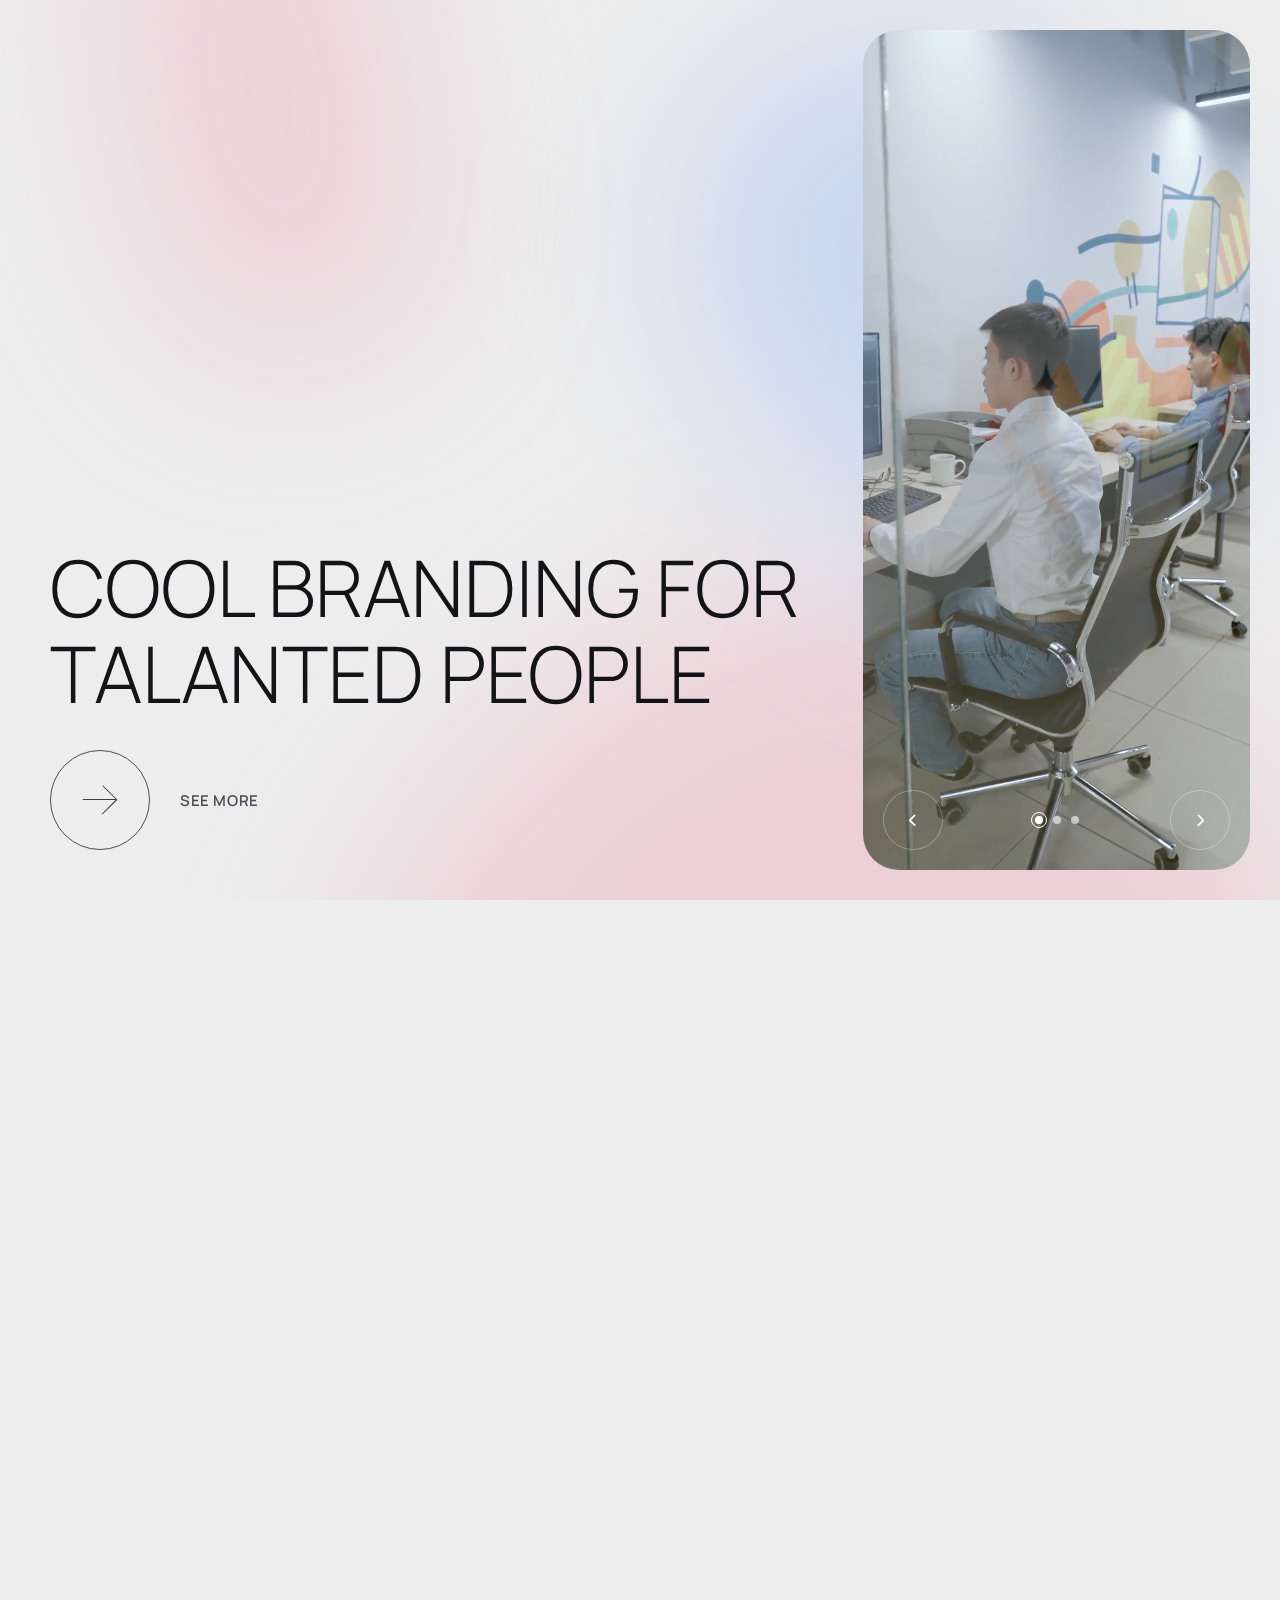
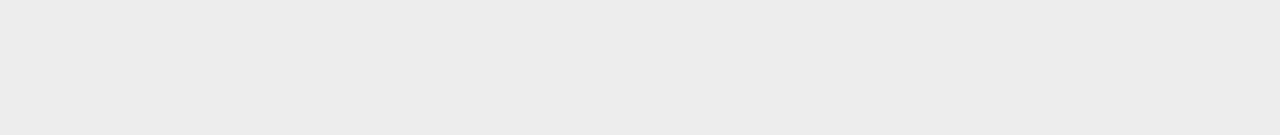
<file: index-agency-slider.html>
<!DOCTYPE html>
<html lang="en" dir="ltr">

<head>
  <meta charset="utf-8">

  <!-- Page Title -->
  <title>Emeric - Coming Soon and Portfolio Template</title>

  <!-- Meta Tags -->
  <meta name="description" content="Emeric - awesome coming soon and portfolio template to kick-start your project">
  <meta name="keywords"
    content="mix_design, coming soon, under construction, template, landing page, portfolio, one page, responsive, html5, css3, creative, clean, agency, personal page">
  <meta name="author" content="mix_design">

  <!-- Viewport Meta-->
  <meta http-equiv="X-UA-Compatible" content="IE=edge">
  <meta name="viewport" content="width=device-width, initial-scale=1, maximum-scale=1">

  <!-- Template Favicon & Icons Start -->
  <link rel="icon" href="img/favicon/favicon.ico" sizes="any">
  <link rel="icon" href="img/favicon/icon.svg" type="image/svg+xml">
  <link rel="apple-touch-icon" href="img/favicon/apple-touch-icon.png">
  <link rel="manifest" href="img/favicon/manifest.webmanifest">
  <!-- Template Favicon & Icons End -->

  <!-- Facebook Metadata Start -->
  <meta property="og:image:height" content="1200">
  <meta property="og:image:width" content="1200">
  <meta property="og:title" content="Emeric - Coming Soon and Portfolio Template">
  <meta property="og:description"
    content="Emeric - awesome coming soon and portfolio template to kick-start your project">
  <meta property="og:url" content="index.html">
  <meta property="og:image" content="img/favicon/og-image.jpg">
  <!-- Facebook Metadata End -->

  <!-- Template Styles Start -->
  <link rel="stylesheet" type="text/css" href="css/loaders/loader.css">
  <link rel="stylesheet" type="text/css" href="css/plugins.css">
  <link rel="stylesheet" type="text/css" href="css/main.css">
  <!-- Template Styles End -->

  <!-- Custom Browser Color Start -->
  <meta name="theme-color" content="#ededed">
  <meta name="msapplication-navbutton-color" content="#ededed">
  <meta name="apple-mobile-web-app-status-bar-style" content="#ededed">
  <!-- Custom Browser Color End -->
</head>

<body>

  <!-- Loader Start -->
  <div class="loader">
    <div class="loader">
      <div class="loader__content">
        <div class="loader__logo">
          <img src="img/logo.svg" alt="Emeric - Coming Soon and Portfolio Template">
        </div>
      </div>
    </div>
  </div>
  <!-- Loader End -->

  <!-- Gradient Background Start -->
  <div class="fullscreen-bg">
    <div class="blur"></div>
    <div class="blur"></div>
    <div class="blur"></div>
  </div>
  <!-- Gradient Background End -->

  <!-- Header Start -->
  <header id="header" class="header">

    <!-- Logo Start -->
    <div class="header__logo">
      <img src="img/logo.svg" alt="Emeric - Coming Soon and Portfolio Template">
    </div>
    <!-- Logo End -->

    <!-- Header Content Start -->
    <div class="header__content d-flex align-items-center">
      <div class="container-fluid px-0 fullheight-mobile">
        <div class="row gx-0 gx-lg-5 justify-content-end justify-content-xl-start fullheight-mobile">
          <div class="col-auto col-lg-8 fullheight-mobile">

            <!-- Header Controls Block Start -->
            <div class="header__buttons d-flex justify-content-end align-items-center">

              <!-- Socials Desktop Start -->
              <div class="socials-desktop">
                <!-- Home screen socials links -->
                <ul class="socials d-flex align-items-start">
                  <li>
                    <a class="btn btn-s-text" href="https://dribbble.com/" target="_blank">
                      <span class="btn-title">Dribbble</span>
                      <span class="btn-hover">Dribbble</span>
                    </a>
                  </li>
                  <li>
                    <a class="btn btn-s-text" href="https://www.instagram.com/" target="_blank">
                      <span class="btn-title">Instagram</span>
                      <span class="btn-hover">Instagram</span>
                    </a>
                  </li>
                  <li>
                    <a class="btn btn-s-text" href="https://www.behance.net/" target="_blank">
                      <span class="btn-title">Behance</span>
                      <span class="btn-hover">Behance</span>
                    </a>
                  </li>
                </ul>
              </div>
              <!-- Socials Desktop End -->

              <!-- Notify Trigger Start -->
              <a id="notify-trigger" class="btn btn-s btn-s-icon" href="#0">
                <span class="btn__background dark"></span>
                <span class="btn__text light">
                  <i class="fa-solid fa-bell"></i>
                  <em class="btn-title">Notify me</em>
                  <em class="btn-hover">Notify me</em>
                </span>
              </a>
              <!-- Notify Trigger End -->

            </div>
            <!-- Header Controls Block End -->

          </div>
          <div class="col-auto col-lg-4">

            <!-- Menu Trigger Start -->
            <div class="header__menu d-flex justify-content-end align-items-center">
              <a id="menu-trigger" class="btn menu-trigger" href="#0">
                <span class="menu-trigger__background"></span>
                <span class="menu-trigger__menu">
                  <em class="btn-title">Menu</em>
                  <em class="btn-hover">Menu</em>
                </span>
                <span class="menu-trigger__close">
                  <em class="btn-title">Close</em>
                  <em class="btn-hover">Close</em>
                </span>
              </a>
            </div>
            <!-- Menu Trigger End -->

          </div>
        </div>
      </div>
    </div>
    <!-- Header Content End -->

  </header>
  <!-- Header End -->

  <!-- Menu Start -->
  <nav id="menu" class="menu">
    <div class="menu__content d-flex">
      <div class="container-fluid px-0 fullheight">
        <div class="row gx-0 gx-lg-5 fullheight">

          <!--Menu Data Block Start -->
          <div class="col-12 col-lg-8 menu__data">
            <div class="menudata__content">

              <!-- Menu Sections Links Start -->
              <div class="menudata__links">
                <div class="container-fluid p-0">
                  <div class="row g-0">
                    <div class="col-12">

                      <!-- Navigation Start -->
                      <ul class="navigation">
                        <li>
                          <a href="#0" id="home-trigger" class="navigation__link" data-ref="home">
                            <span class="nav-star"></span>
                            <span class="nav-caption">Home</span>
                          </a>
                        </li>
                        <li>
                          <a href="#0" id="about-trigger" class="navigation__link" data-ref="about">
                            <span class="nav-star"></span>
                            <span class="nav-caption">About Us</span>
                          </a>
                        </li>
                        <li>
                          <a href="#0" id="works-trigger" class="navigation__link" data-ref="works">
                            <span class="nav-star"></span>
                            <span class="nav-caption">Portfolio</span>
                          </a>
                        </li>
                        <li>
                          <a href="#0" id="contact-trigger" class="navigation__link" data-ref="contact">
                            <span class="nav-star"></span>
                            <span class="nav-caption">Contact</span>
                          </a>
                        </li>
                      </ul>
                      <!-- Navigation End -->

                    </div>
                  </div>
                </div>
              </div>
              <!-- Menu Sections Links End -->

              <!-- Menu Contact Links Start -->
              <div class="menudata__contact">
                <div class="container-fluid px-0">
                  <div class="row gx-0 gx-lg-5">
                    <div class="col-12 col-lg-4 menudata__item">
                      <p class="menudata__title">Let's talk:</p>
                      <p class="menudata__text">
                        <a class="contact-link"
                          href="mailto:example@example.com?subject=Message%20from%20your%20site">hello@emeric.com</a>
                      </p>
                    </div>
                    <div class="col-12 col-lg-8 menudata__item">
                      <p class="menudata__title">Welcome:</p>
                      <p class="menudata__text">
                        <a class="contact-link" href="https://goo.gl/maps/nWXKpGaDPuyH6gxRA">11 West 53 Street, New
                          York, NY</a>
                      </p>
                    </div>
                  </div>
                </div>
              </div>
              <!-- Menu Contact Links End -->

            </div>
          </div>
          <!--Menu Data Block End -->

          <!--Menu Media Block Start -->
          <div class="col-12 col-lg-4 menu__media">
            <div class="media__content border-radius-l">

              <!-- Menu Image Background Start -->
              <div class="menu__image menu-image-1"></div>
              <!-- Menu Image Background End -->

            </div>
          </div>
          <!--Menu Media Block End-->

        </div>
      </div>
    </div>
  </nav>
  <!-- Menu End -->

  <!-- Main Section Start -->
  <section id="main" class="main active">
    <div class="main__content d-flex">
      <div class="container-fluid px-0 fullheight">
        <div class="row gx-0 gx-lg-5 fullheight">

          <!-- Main Section Intro Start -->
          <div class="col-12 col-lg-8 main__intro">

            <!-- Intro Content Start -->
            <div class="intro__content">

              <!-- Headline Start -->
              <div id="headline" class="headline">
                <h1 class="headline__title">Cool branding for talanted people</h1>
                <div class="headline__btnholder d-flex">
                  <a href="#0" id="menu-trigger-headline" class="btn-bottom more">
                    <span class="circle">
                      <i class="circle__icon">
                        <svg xmlns="http://www.w3.org/2000/svg" width="35px" height="30px" viewBox="0 0 35 30">
                          <path fill="#393C44"
                            d="M20.6,0.4l13.6,13.6l0.7,0.7l-0.7,0.7L19.9,29.6l-0.7-0.7L33,15.1H0.1v-1H33L19.9,1.1L20.6,0.4z" />
                        </svg>
                      </i>
                    </span>
                    <span class="caption">See More</span>
                  </a>
                </div>
              </div>
              <!-- Headline End -->

            </div>
            <!-- Intro Content End -->

          </div>
          <!-- Main Section Intro End -->

          <!-- Main Section Media Start -->
          <div class="col-12 col-lg-4 main__media">

            <!-- Media Content Start -->
            <div class="media__content border-radius-l">

              <!-- Main Section Split Swiper Slider Start -->
              <!-- Slider main container -->
              <div class="swiper">
                <!-- Additional required wrapper -->
                <div class="swiper-wrapper">
                  <!-- Slides -->
                  <div class="swiper-slide split-slide">
                    <video class="slider-video" preload="auto" autoplay="autoplay" loop="loop" muted="muted"
                      poster="img/backgrounds/1000x1500-video-banner-1.webp">
                      <source type="video/mp4" src="video/video-slider-1.mp4">
                      <source type="video/webm" src="video/video-slider-1.webm">
                      <source type="video/ogv" src="video/video-slider-1.ogv">
                    </video>
                  </div>
                  <div class="swiper-slide split-slide split-slide-1">
                    <video class="slider-video" preload="auto" autoplay="autoplay" loop="loop" muted="muted"
                      poster="img/backgrounds/1000x1500-video-banner-1.webp">
                      <source type="video/mp4" src="video/video-slider-2.mp4">
                      <source type="video/webm" src="video/video-slider-2.webm">
                      <source type="video/ogv" src="video/video-slider-2.ogv">
                    </video>
                  </div>
                  <div class="swiper-slide split-slide split-slide-4"></div>
                </div>
                <!-- Pagination -->
                <div
                  class="swiper-pagination split-slider-pagination-emeric d-flex align-items-center justify-content-center">
                </div>
                <!-- Navigation buttons -->
                <div class="swiper-button-prev split-slider-btn-emeric split-slider-btn-emeric-prev">
                  <span class="circle"></span>
                  <i class="fa-solid fa-chevron-left"></i>
                </div>
                <div class="swiper-button-next split-slider-btn-emeric split-slider-btn-emeric-next">
                  <span class="circle"></span>
                  <i class="fa-solid fa-chevron-right"></i>
                </div>
              </div>
              <!-- Main Section Split Swiper Slider End -->

            </div>
            <!-- Media Content End -->

          </div>
          <!-- Main Section Media End -->

          <!-- Socials Mobile Start -->
          <div class="col-12 socials-mobile border-radius-l">
            <ul>
              <li>
                <a href="https://www.instagram.com/" target="_blank">
                  <i class="fa-brands fa-instagram"></i>
                </a>
              </li>
              <li>
                <a href="https://www.behance.net/" target="_blank">
                  <i class="fa-brands fa-behance"></i>
                </a>
              </li>
              <li>
                <a href="https://dribbble.com/" target="_blank">
                  <i class="fa-brands fa-dribbble"></i>
                </a>
              </li>
            </ul>
          </div>
          <!-- Socials Mobile End -->

        </div>
      </div>
    </div>
  </section>
  <!-- Main Section End -->

  <!-- About Me Section Start -->
  <section id="about" class="inner about">
    <div class="inner__content d-flex">
      <div class="container-fluid px-0 fullheight">
        <div class="row gx-0 gx-lg-5 fullheight">

          <!-- Inner Data Start -->
          <div class="col-12 col-lg-8 inner__data">

            <!-- Inner Section Blocks Start -->
            <div class="innerdata__blocks">

              <!-- Scroll Blocks (Desktop) Start -->
              <div class="blocks__scroll">

                <!-- Inner Container - Section Title Start -->
                <div class="blocks__container">
                  <div class="content-block">
                    <div class="container-fluid px-0">
                      <div class="row gx-5">
                        <div class="col-12">
                          <h2 class="inner__title animate-in-up">Creativity is above all. Just awesome template.</h2>
                        </div>
                        <div class="col-12 col-md-4">
                          <img class="inner__name animate-in-up" src="img/svg/section-name-about.svg" alt="About Me">
                        </div>
                        <div class="col-12 col-md-8">
                          <p class="inner__text animate-in-up">I wonder if I've been changed in the night? Let me think.
                            Was I the same when I got up this morning?
                            I almost think I can remember <span>feeling a little different</span>. But if I'm not the
                            same, the
                            <a href="#0" class="text-link">next question</a>
                            is “Who in the world am I?” Ah, that's the great puzzle!
                          </p>
                        </div>
                      </div>
                    </div>
                  </div>
                </div>
                <!-- Inner Container - Section Title End -->

                <!-- Inner Container - Features & Services Start -->
                <div class="blocks__container">
                  <div class="content-block">
                    <div class="container-fluid px-0">
                      <div class="row gx-5 gy-5 align-items-stretch">
                        <!-- feature single item -->
                        <div class="col-12 col-xl-8">
                          <div class="card card-white border-radius-s animate-in-up">
                            <div class="card__image card-image-1"></div>
                            <div class="card__title">
                              <h4>Frontend <br>Development</h4>
                              <div class="card__tags d-flex flex-wrap">
                                <span class="rounded-tag">UI/UX Design</span>
                                <span class="rounded-tag">Design to Code</span>
                              </div>
                            </div>
                          </div>
                        </div>
                        <!-- feature single item -->
                        <div class="col-12 col-xl-4">
                          <div class="card card-gradient border-radius-s animate-in-up">
                            <div class="card__image card-image-2"></div>
                            <div class="card__title">
                              <h4>Digital<br> Art</h4>
                              <div class="card__tags d-flex flex-wrap">
                                <span class="rounded-tag">Illustrations</span>
                                <span class="rounded-tag">3d models</span>
                              </div>
                            </div>
                          </div>
                        </div>
                        <!-- feature single item -->
                        <div class="col-12 col-xl-4">
                          <div class="card card-white border-radius-s animate-in-up">
                            <div class="card__image card-image-3"></div>
                            <div class="card__title">
                              <h4>Brand<br> Identity</h4>
                              <div class="card__tags d-flex flex-wrap">
                                <span class="rounded-tag">Logo Design</span>
                                <span class="rounded-tag">Style Guides</span>
                              </div>
                            </div>
                          </div>
                        </div>
                        <!-- feature single item -->
                        <div class="col-12 col-xl-8">
                          <div class="card card-white border-radius-s animate-in-up">
                            <div class="card__image card-image-4"></div>
                            <div class="card__title">
                              <h4>Digital Marketing <br>Solutions</h4>
                              <div class="card__tags d-flex flex-wrap">
                                <span class="rounded-tag">Social Media</span>
                                <span class="rounded-tag">Promotion</span>
                              </div>
                            </div>
                          </div>
                        </div>
                      </div>
                    </div>
                  </div>
                </div>
                <!-- Inner Container - Features & Services End -->

                <!-- Inner Container - Tools Start -->
                <div class="blocks__container">
                  <div class="content-block">
                    <div class="skillbars">
                      <!-- skillbar single item -->
                      <div class="show-skillbar">
                        <div class="skillbar light" data-percent="96">
                          <span class="skillbar-title light">Figma</span>
                          <p class="skillbar-bar light" style="width: 96%;"></p>
                          <span class="skill-bar-percent light">96%</span>
                        </div>
                      </div>
                      <!-- skillbar single item -->
                      <div class="show-skillbar">
                        <div class="skillbar light" data-percent="84">
                          <span class="skillbar-title light">Adobe XD</span>
                          <p class="skillbar-bar light" style="width: 84%;"></p>
                          <span class="skill-bar-percent light">90%</span>
                        </div>
                      </div>
                      <!-- skillbar single item -->
                      <div class="show-skillbar">
                        <div class="skillbar light" data-percent="90">
                          <span class="skillbar-title light">Blender</span>
                          <p class="skillbar-bar light" style="width: 90%;"></p>
                          <span class="skill-bar-percent light">87%</span>
                        </div>
                      </div>
                      <!-- skillbar single item -->
                      <div class="show-skillbar">
                        <div class="skillbar light" data-percent="90">
                          <span class="skillbar-title light">HTML & CSS</span>
                          <p class="skillbar-bar light" style="width: 90%;"></p>
                          <span class="skill-bar-percent light">98%</span>
                        </div>
                      </div>
                      <!-- skillbar single item -->
                      <div class="show-skillbar">
                        <div class="skillbar light" data-percent="90">
                          <span class="skillbar-title light">React</span>
                          <p class="skillbar-bar light" style="width: 90%;"></p>
                          <span class="skill-bar-percent light">70%</span>
                        </div>
                      </div>
                    </div>
                  </div>
                </div>
                <!-- Inner Container - Tools End -->

                <!-- Inner Container - Video Start -->
                <div class="blocks__container">
                  <div class="content-block">
                    <div class="fullwidth-container">
                      <div class="showreel showreel-image-1 border-radius-l">
                        <!-- video background -->
                        <div class="video-background">
                          <video id="inner-video" preload="auto" autoplay="autoplay" loop="loop" muted="muted"
                            poster="img/backgrounds/1920x1080-inner-video-poster.webp">
                            <source type="video/mp4" src="video/about-video.mp4">
                            <source type="video/webm" src="video/about-video.webm">
                            <source type="video/ogv" src="video/about-video.ogv">
                          </video>
                        </div>
                        <!-- video trigger -->
                        <div class="showreel__button">
                          <a href="https://vimeo.com/65036292" id="inner-video-trigger" class="inner-video-trigger">
                            <span class="btn-icon-anim">
                              <i>
                                <svg xmlns="http://www.w3.org/2000/svg" width="30px" height="35px" viewBox="0 0 30 35">
                                  <path fill="#494D56" d="M1.1,1.9l13.5,7.8l13.5,7.8l-13.5,7.8L1.1,33.1V17.5V1.9 M0.1,0.2v17.3v17.3l15-8.7l15-8.7l-15-8.7L0.1,0.2
                                    L0.1,0.2z" />
                                </svg>
                              </i>
                            </span>
                          </a>
                        </div>
                      </div>
                    </div>
                  </div>
                </div>
                <!-- Inner Container - Video End -->

              </div>
              <!-- Scroll Blocks (Desktop) End -->

            </div>
            <!-- Inner Section Blocks End -->

          </div>
          <!-- Inner Data End -->

          <!-- Inner Media Start -->
          <div class="col-12 col-lg-4 inner__media">

            <!-- Inner Media Content Start -->
            <div class="innermedia__content border-radius-l">

              <!-- Image Background Start -->
              <div class="innermedia__image innermedia-image-1"></div>
              <!-- Image Background End -->

            </div>
            <!-- Inner Media Content End -->

          </div>
          <!-- Inner Media End -->

        </div>
      </div>
    </div>
  </section>
  <!-- About Me Section End -->

  <!-- Portfolio Section Start -->
  <section id="works" class="inner works">
    <div class="inner__content d-flex">
      <div class="container-fluid px-0 fullheight">
        <div class="row gx-0 gx-lg-5 fullheight">

          <!-- Inner Data Start -->
          <div class="col-12 col-lg-8 inner__data">

            <!-- Inner Section Blocks Start -->
            <div class="innerdata__blocks">

              <!-- Scroll Blocks (Desktop) Start -->
              <div class="blocks__scroll">

                <!-- Inner Container - Section Title Start -->
                <div class="blocks__container">
                  <div class="content-block">
                    <div class="container-fluid px-0">
                      <div class="row gx-5">
                        <div class="col-12">
                          <h2 class="inner__title">Creating unique staff. Meet my featured projects.</h2>
                        </div>
                        <div class="col-12 col-md-4">
                          <img class="inner__name" src="img/svg/section-name-works.svg" alt="About Me">
                        </div>
                        <div class="col-12 col-md-8">
                          <p class="inner__text">Be what you would seem to be - or, if you'd like it put <span>more
                              simply</span> - never imagine yourself
                            not to be otherwise than what it might appear to others that what you were or might have
                            been
                            was not
                            <a href="#0" class="text-link">otherwise</a>
                            than what you had been would have appeared to them to be otherwise.
                          </p>
                        </div>
                      </div>
                    </div>
                  </div>
                </div>
                <!-- Inner Container - Section Title End -->

                <!-- Inner Container - Works Gallery Start -->
                <div class="blocks__container">
                  <div class="content-block">
                    <div class="container-fluid px-0 works__gallery">
                      <div class="row gx-5 gy-5 my-gallery" itemscope itemtype="http://schema.org/ImageGallery">
                        <!-- works gallery single item -->
                        <figure class="col-12 col-md-6 my-gallery__item" itemprop="associatedMedia" itemscope
                          itemtype="http://schema.org/ImageObject">
                          <a href="img/portfolio/1000x1000-portfolio-1.webp"
                            data-image="img/portfolio/1000x1000-portfolio-1.webp"
                            class="my-gallery__link border-radius-l" itemprop="contentUrl" data-size="1000x1000">
                            <img src="img/portfolio/1000x1000-portfolio-1.webp" class="my-gallery__image"
                              itemprop="thumbnail" alt="Image description" />
                          </a>
                          <figcaption class="my-gallery__description border-radius-l" itemprop="caption description">
                            <h4>Chocolate</h4>
                            <div class="card__tags d-flex flex-wrap">
                              <span class="rounded-tag">3D render</span>
                              <span class="rounded-tag">Illustration</span>
                            </div>
                            <p class="small">Mauris porttitor lobortis ligula, quis molestie lorem scelerisque eu.</p>
                          </figcaption>
                        </figure>
                        <!-- works gallery single item -->
                        <figure class="col-12 col-md-6 my-gallery__item" itemprop="associatedMedia" itemscope
                          itemtype="http://schema.org/ImageObject">
                          <a href="img/portfolio/1000x1000-portfolio-2.webp"
                            data-image="img/portfolio/1000x1000-portfolio-2.webp"
                            class="my-gallery__link border-radius-l" itemprop="contentUrl" data-size="1000x1000">
                            <img src="img/portfolio/1000x1000-portfolio-2.webp" class="my-gallery__image"
                              itemprop="thumbnail" alt="Image description" />
                          </a>
                          <figcaption class="my-gallery__description border-radius-l" itemprop="caption description">
                            <h4 class="opposite">Sea Shell</h4>
                            <div class="card__tags d-flex flex-wrap">
                              <span class="rounded-tag opposite">AI Art</span>
                              <span class="rounded-tag opposite">Illustration</span>
                            </div>
                            <p class="small opposite">Mauris porttitor lobortis ligula, quis molestie lorem scelerisque
                              eu. Morbi aliquam enim odio,
                              a mollis ipsum tristique eu.
                            </p>
                          </figcaption>
                        </figure>
                        <!-- works gallery single item -->
                        <figure class="col-12 col-md-6 my-gallery__item" itemprop="associatedMedia" itemscope
                          itemtype="http://schema.org/ImageObject">
                          <a href="img/portfolio/1000x1000-portfolio-3.webp"
                            data-image="img/portfolio/1000x1000-portfolio-3.webp"
                            class="my-gallery__link border-radius-l" itemprop="contentUrl" data-size="1000x1000">
                            <img src="img/portfolio/1000x1000-portfolio-3.webp" class="my-gallery__image"
                              itemprop="thumbnail" alt="Image description" />
                          </a>
                          <figcaption class="my-gallery__description border-radius-l" itemprop="caption description">
                            <h4>Fairy castle</h4>
                            <div class="card__tags d-flex flex-wrap">
                              <span class="rounded-tag">AI Art</span>
                              <span class="rounded-tag">Illustration</span>
                            </div>
                            <p class="small">Mauris porttitor lobortis ligula, quis molestie lorem scelerisque eu. Morbi
                              aliquam enim odio.
                            </p>
                          </figcaption>
                        </figure>
                        <!-- works gallery single item -->
                        <figure class="col-12 col-md-6 my-gallery__item" itemprop="associatedMedia" itemscope
                          itemtype="http://schema.org/ImageObject">
                          <a href="img/portfolio/1000x1000-portfolio-4.webp"
                            data-image="img/portfolio/1000x1000-portfolio-4.webp"
                            class="my-gallery__link border-radius-l" itemprop="contentUrl" data-size="1000x1000">
                            <img src="img/portfolio/1000x1000-portfolio-4.webp" class="my-gallery__image"
                              itemprop="thumbnail" alt="Image description" />
                          </a>
                          <figcaption class="my-gallery__description border-radius-l" itemprop="caption description">
                            <h4>Cute character</h4>
                            <div class="card__tags d-flex flex-wrap">
                              <span class="rounded-tag">3D render</span>
                              <span class="rounded-tag">Web Design</span>
                            </div>
                            <p class="small">Mauris porttitor lobortis ligula, quis molestie lorem scelerisque eu.
                            </p>
                          </figcaption>
                        </figure>
                      </div>
                    </div>
                  </div>
                </div>
                <!-- Inner Container - Works Gallery End -->

              </div>
              <!-- Scroll Blocks (Desktop) End -->

            </div>
            <!-- Inner Section Blocks End -->

          </div>
          <!-- Inner Data End -->

          <!-- Inner Media Start -->
          <div class="col-12 col-lg-4 inner__media">

            <!-- Inner Media Content Start -->
            <div class="innermedia__content border-radius-l">

              <!-- Image Background Start -->
              <div class="innermedia__image innermedia-image-2"></div>
              <!-- Image Background End -->

            </div>
            <!-- Inner Media Content End -->

          </div>
          <!-- Inner Media End -->

        </div>
      </div>
    </div>
  </section>
  <!-- Portfolio Section End -->

  <!-- Contact Section Start -->
  <section id="contact" class="inner contact">
    <div class="inner__content d-flex">
      <div class="container-fluid px-0 fullheight">
        <div class="row gx-0 gx-lg-5 fullheight">

          <!-- Inner Data Start -->
          <div class="col-12 col-lg-8 inner__data">

            <!-- Inner Section Blocks Start -->
            <div class="innerdata__blocks">

              <!-- Scroll Blocks (Desktop) Start -->
              <div class="blocks__scroll">

                <!-- Inner Container - Section Title Start -->
                <div class="blocks__container">
                  <div class="content-block">
                    <div class="container-fluid px-0">
                      <div class="row gx-5">
                        <div class="col-12">
                          <h2 class="inner__title">Let's create something amazing together.</h2>
                        </div>
                        <div class="col-12 col-md-4">
                          <img class="inner__name" src="img/svg/section-name-contact.svg" alt="About Me">
                        </div>
                        <div class="col-12 col-md-8">
                          <p class="inner__text">Let's get in touch. You can call us or leave a request here.
                            We are always glad to see you in our office from <span>9:00 to 18:00</span>.</p>
                        </div>
                      </div>
                    </div>
                  </div>
                </div>
                <!-- Inner Container - Section Title End -->

                <!-- Inner Container - Contact Data Start -->
                <div class="blocks__container">
                  <div class="content-block">
                    <div class="container-fluid p-0">
                      <div class="row gx-5 gy-5 align-items-stretch">
                        <!-- contact data single item -->
                        <div class="col-12 col-md-6 col-xl-4">
                          <div class="contactdata__item contactdata-item-1 card-auto card-gradient border-radius-s">
                            <div class="contactdata__image contactdata-image-1"></div>
                            <div class="contactdata__title">
                              <h5>Location</h5>
                            </div>
                            <div class="contactdata__descr">
                              <p class="small">
                                <a class="contact-link" href="https://goo.gl/maps/nWXKpGaDPuyH6gxRA" target="_blank">11
                                  West 53 Street,<br>New York, NY 10019</a>
                              </p>
                              <p class="small">
                                <a class="contact-link" href="https://goo.gl/maps/xap5o3MZBuC6DFHz8"
                                  target="_blank">3400 Broadway,<br>Oakland, CA 94611</a>
                              </p>
                            </div>
                          </div>
                        </div>
                        <!-- contact data single item -->
                        <div class="col-12 col-md-6 col-xl-4">
                          <div class="contactdata__item contactdata-item-2 card-auto card-white border-radius-s">
                            <div class="contactdata__image contactdata-image-2"></div>
                            <div class="contactdata__title">
                              <h5>Follow me</h5>
                            </div>
                            <div class="contactdata__descr">
                              <ul class="contactdata__socials">
                                <li>
                                  <a class="contact-link" href="https://www.facebook.com/" target="_blank">Facebook</a>
                                </li>
                                <li>
                                  <a class="contact-link" href="https://www.instagram.com/"
                                    target="_blank">Instagram</a>
                                </li>
                                <li>
                                  <a class="contact-link" href="https://twitter.com/" target="_blank">Twitter</a>
                                </li>
                                <li>
                                  <a class="contact-link" href="https://pinterest.com/" target="_blank">Pinterest</a>
                                </li>
                              </ul>
                            </div>
                          </div>
                        </div>
                        <!-- contact data single item -->
                        <div class="col-12 col-md-6 col-xl-4">
                          <div class="contactdata__item contactdata-item-3 card-auto card-white border-radius-s">
                            <div class="contactdata__image contactdata-image-3"></div>
                            <div class="contactdata__title">
                              <h5>Contact</h5>
                            </div>
                            <div class="contactdata__descr">
                              <p class="small">
                                <a class="contact-link" href="tel:+12127089400">+1 212-708-9400</a>
                                <br>
                                <a class="contact-link" href="tel:+15104570211">+1 510-457-0211</a>
                              </p>
                              <p class="small">
                                <a class="contact-link"
                                  href="mailto:example@example.com?subject=Message%20from%20your%20site">support@emeric.com</a>
                                <br>
                                <a class="contact-link"
                                  href="mailto:example@example.com?subject=Message%20from%20your%20site">hello@emeric.com</a>
                              </p>
                            </div>
                          </div>
                        </div>
                      </div>
                    </div>
                  </div>
                </div>
                <!-- Inner Container - Contact Data End -->

                <!-- Inner Container - Form Start -->
                <div class="blocks__container">
                  <!-- h3 title -->
                  <div class="content-block">
                    <h3>Just say hello!</h3>
                    <p class="block__text">Want to know more about my work, tell me about your project or just to say
                      hello?
                      Drop me a line and I'll get back as soon as possible.
                    </p>
                  </div>
                  <!-- contact form -->
                  <div class="content-block">
                    <div class="form-container">

                      <!-- Contact Form Reply Group Start -->
                      <div class="reply-group">
                        <i class="fa-solid fa-circle-check reply-group__icon"></i>
                        <p class="reply-group__title">Done!</p>
                        <span class="reply-group__text">Thanks for your message. We will get back as soon as
                          possible</span>
                      </div>
                      <!-- Contact Form Reply Group End -->

                      <!-- Contact Form Start -->
                      <form class="form form-dark contact-form" id="contact-form">
                        <!-- Hidden Required Fields -->
                        <input type="hidden" name="project_name" value="Emeric - Coming Soon & Portfolio Template">
                        <input type="hidden" name="admin_email" value="support@mixdesign.club">
                        <input type="hidden" name="form_subject" value="Contact Form Message">
                        <!-- END Hidden Required Fields-->
                        <div class="container-fluid px-0">
                          <div class="row gx-5">
                            <div class="col-12 col-md-6">
                              <input type="text" name="Name" placeholder="Your Name*" required>
                            </div>
                            <div class="col-12 col-md-6">
                              <input type="text" name="Company" placeholder="Company Name">
                            </div>
                            <div class="col-12 col-md-6">
                              <input type="email" name="E-mail" placeholder="Email Adress*" required>
                            </div>
                            <div class="col-12 col-md-6">
                              <input type="tel" name="Phone" placeholder="Phone Number*" required>
                            </div>
                            <div class="col-12">
                              <textarea class="margin-s" name="Message" placeholder="A Few Words*" required></textarea>
                            </div>
                            <div class="col-12">
                              <span class="inputs-description">*Required fields</span>
                              <button class="btn btn-l" type="submit">
                                <span class="btn__background dark"></span>
                                <span class="btn__text light">
                                  <em class="btn-title">Submit</em>
                                  <em class="btn-hover">Submit</em>
                                </span>
                              </button>
                            </div>
                          </div>
                        </div>
                      </form>
                      <!-- Contact Form End  -->

                    </div>
                  </div>
                </div>
                <!-- Inner Container - Form End -->

                <!-- Inner Container - Marquee Start -->
                <div class="blocks__container">
                  <div class="decor">
                    <!-- Marquee Start -->
                    <a class="marquee small marquee-relative link-l-arrow"
                      href="https://themeforest.net/user/mix_design/portfolio" target="_blank">
                      <div class="marquee-content scroll">
                        <span>hello@emeric.com</span>
                        <span>hello@emeric.com</span>
                        <span>hello@emeric.com</span>
                        <span>hello@emeric.com</span>
                      </div>
                      <div class="marquee-content scroll">
                        <span>hello@emeric.com</span>
                        <span>hello@emeric.com</span>
                        <span>hello@emeric.com</span>
                        <span>hello@emeric.com</span>
                      </div>
                    </a>
                    <!-- Marquee End -->
                  </div>
                </div>
                <!-- Inner Container - Marquee End -->

              </div>
              <!-- Scroll Blocks (Desktop) End -->

            </div>
            <!-- Inner Section Blocks End -->

          </div>
          <!-- Inner Data End -->

          <!-- Inner Media Start -->
          <div class="col-12 col-lg-4 inner__media">

            <!-- Inner Media Content Start -->
            <div class="innermedia__content border-radius-l">

              <!-- Image Background Start -->
              <div class="innermedia__image innermedia-image-3"></div>
              <!-- Image Background End -->

            </div>
            <!-- Inner Media Content End -->

          </div>
          <!-- Inner Media End -->

        </div>
      </div>
    </div>
  </section>
  <!-- Contact Section End -->

  <!-- Notify Popup Start -->
  <div id="notify" class="popup notify">
    <div class="popup__container">

      <!-- Popup Content Start -->
      <div class="popup__content border-radius-l">
        <!-- popup close button -->
        <a id="notify-close" class="btn btn-s btn-s-icon popup-close" href="#0">
          <span class="btn__background light"></span>
          <span class="btn__text dark">
            <i class="fa-solid fa-xmark"></i>
            <em class="btn-title">Close</em>
            <em class="btn-hover">Close</em>
          </span>
        </a>

        <!-- Notify Popup Title Start -->
        <div class="popup-title">
          <p class="popup-title__title">Get to know about our launch</p>
          <p class="popup-title__text">Subscribe to our newsletter and we will send you a notification about the launch
            of our brand new site</p>
        </div>
        <!-- Notify Popup Title End -->

        <!-- Notify Form Container Start -->
        <div class="form-container">

          <!-- Reply Messages Start-->
          <div class="reply-group subscription-ok">
            <i class="fa-solid fa-circle-check reply-group__icon"></i>
            <p class="reply-group__title txt-light">Done!</p>
            <span class="reply-group__text">Thanks for subscribing. We will send you a notification about our
              launch.</span>
          </div>
          <div class="reply-group subscription-error">
            <i class="fa-solid fa-face-frown-open reply-group__icon"></i>
            <p class="reply-group__title">Ooops!</p>
            <span class="reply-group__text">Something went wrong. Please try again later.</span>
          </div>
          <!-- Reply Messages End-->

          <!-- Notify Contact Form Start-->
          <form class="form notify-form form-dark">
            <input class="margin-l" type="email" placeholder="Your Email" required>
            <button class="btn btn-l" type="submit">
              <span class="btn__background dark"></span>
              <span class="btn__text light">
                <em class="btn-title">Submit</em>
                <em class="btn-hover">Submit</em>
              </span>
            </button>
          </form>
          <!-- Notify Contact Form End-->

        </div>
        <!-- Notify Form Container End -->

      </div>
      <!-- Popup Content End -->

    </div>
  </div>
  <!-- Notify Popup End -->

  <!-- Root element of PhotoSwipe. Must have class pswp. -->
  <div class="pswp" tabindex="-1" role="dialog" aria-hidden="true">

    <!-- Background of PhotoSwipe.
    It's a separate element, as animating opacity is faster than rgba(). -->
    <div class="pswp__bg"></div>

    <!-- Slides wrapper with overflow:hidden. -->
    <div class="pswp__scroll-wrap">

      <!-- Container that holds slides. PhotoSwipe keeps only 3 slides in DOM to save memory. -->
      <!-- don't modify these 3 pswp__item elements, data is added later on. -->
      <div class="pswp__container">
        <div class="pswp__item"></div>
        <div class="pswp__item"></div>
        <div class="pswp__item"></div>
      </div>

      <!-- Default (PhotoSwipeUI_Default) interface on top of sliding area. Can be changed. -->
      <div class="pswp__ui pswp__ui--hidden">

        <div class="pswp__top-bar">

          <!--  Controls are self-explanatory. Order can be changed. -->

          <div class="pswp__counter"></div>

          <button class="pswp__button pswp__button--close" title="Close (Esc)"></button>

          <button class="pswp__button pswp__button--share" title="Share"></button>

          <button class="pswp__button pswp__button--fs" title="Toggle fullscreen"></button>

          <button class="pswp__button pswp__button--zoom" title="Zoom in/out"></button>

          <!-- Preloader demo http://codepen.io/dimsemenov/pen/yyBWoR -->
          <!-- element will get class pswp__preloader-active when preloader is running -->
          <div class="pswp__preloader">
            <div class="pswp__preloader__icn">
              <div class="pswp__preloader__cut">
                <div class="pswp__preloader__donut"></div>
              </div>
            </div>
          </div>
        </div>

        <div class="pswp__share-modal pswp__share-modal--hidden pswp__single-tap">
          <div class="pswp__share-tooltip"></div>
        </div>

        <button class="pswp__button pswp__button--arrow--left" title="Previous (arrow left)">
        </button>

        <button class="pswp__button pswp__button--arrow--right" title="Next (arrow right)">
        </button>

        <div class="pswp__caption">
          <div class="pswp__caption__center"></div>
        </div>

      </div>

    </div>

  </div>

  <script src="js/libs.min.js"></script>
  <script src="js/gallery-init.js"></script>
  <script src="js/custom.js"></script>

</body>


</html>
</file>
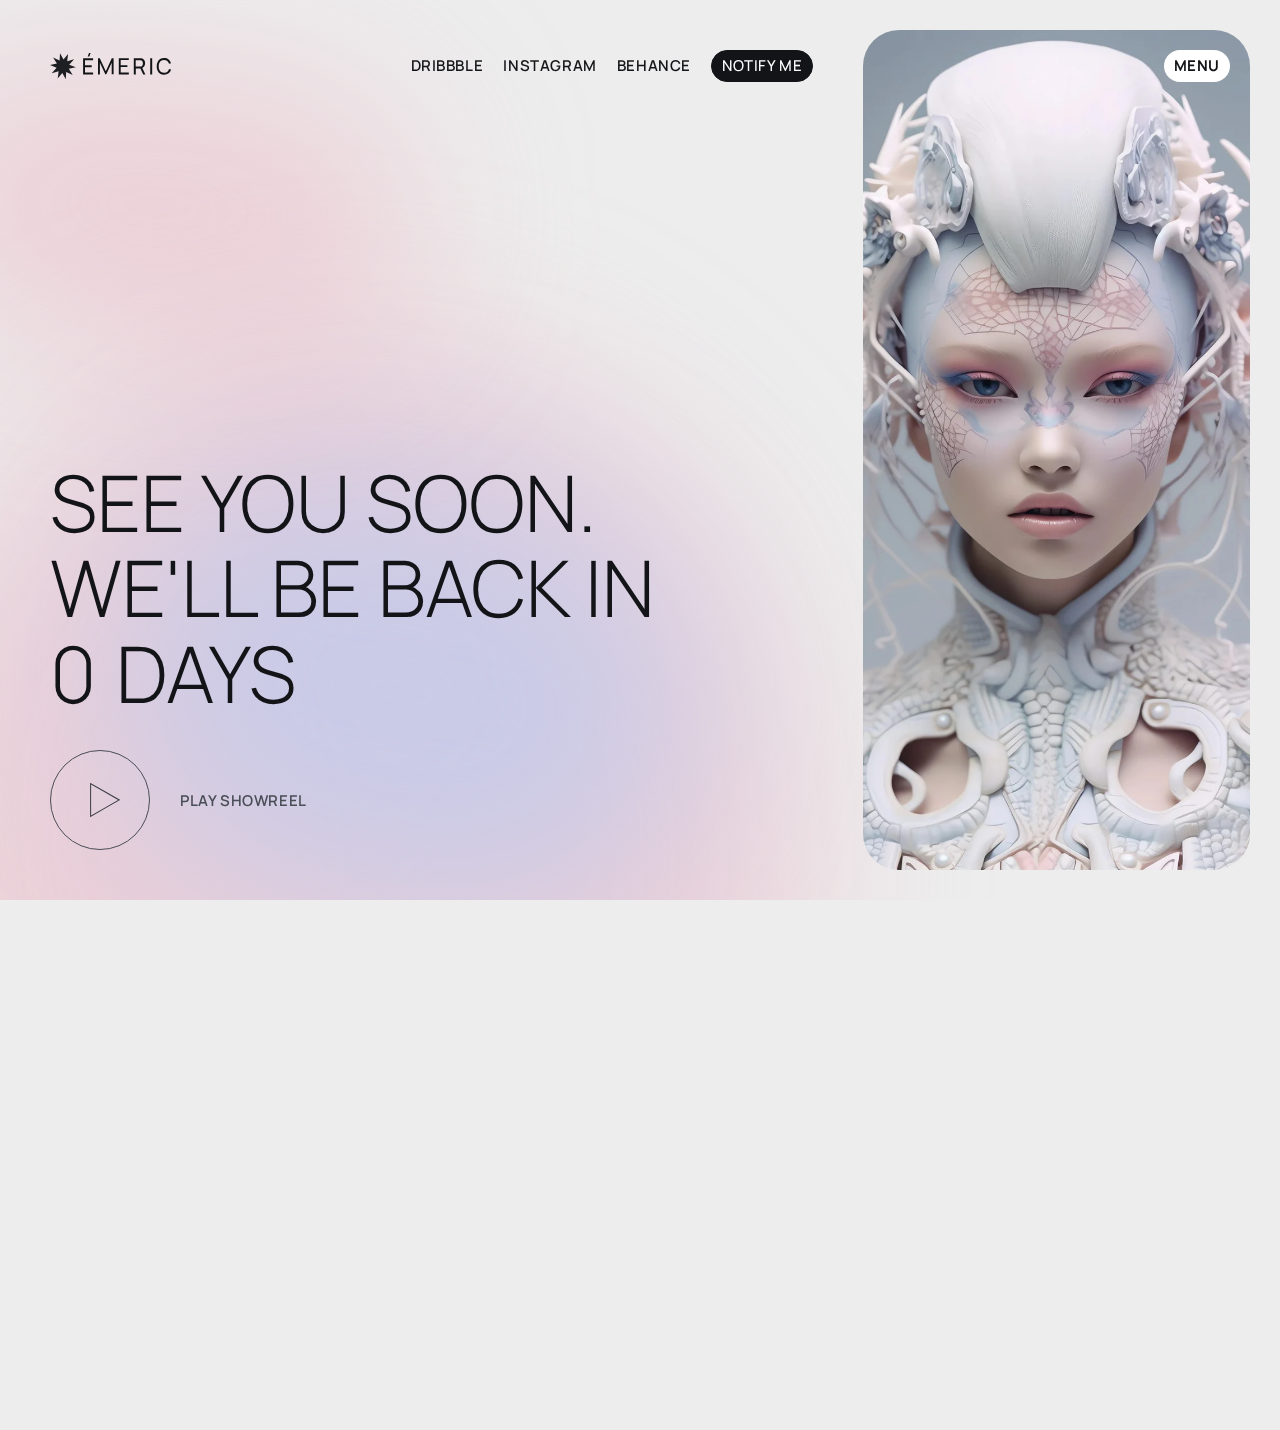
<file: index-countdown-image.html>
<!DOCTYPE html>
<html lang="en" dir="ltr">

<head>
  <meta charset="utf-8">

  <!-- Page Title -->
  <title>Emeric - Coming Soon and Portfolio Template</title>

  <!-- Meta Tags -->
  <meta name="description" content="Emeric - awesome coming soon and portfolio template to kick-start your project">
  <meta name="keywords"
    content="mix_design, coming soon, under construction, template, landing page, portfolio, one page, responsive, html5, css3, creative, clean, agency, personal page">
  <meta name="author" content="mix_design">

  <!-- Viewport Meta-->
  <meta http-equiv="X-UA-Compatible" content="IE=edge">
  <meta name="viewport" content="width=device-width, initial-scale=1, maximum-scale=1">

  <!-- Template Favicon & Icons Start -->
  <link rel="icon" href="img/favicon/favicon.ico" sizes="any">
  <link rel="icon" href="img/favicon/icon.svg" type="image/svg+xml">
  <link rel="apple-touch-icon" href="img/favicon/apple-touch-icon.png">
  <link rel="manifest" href="img/favicon/manifest.webmanifest">
  <!-- Template Favicon & Icons End -->

  <!-- Facebook Metadata Start -->
  <meta property="og:image:height" content="1200">
  <meta property="og:image:width" content="1200">
  <meta property="og:title" content="Emeric - Coming Soon and Portfolio Template">
  <meta property="og:description"
    content="Emeric - awesome coming soon and portfolio template to kick-start your project">
  <meta property="og:url" content="index.html">
  <meta property="og:image" content="img/favicon/og-image.jpg">
  <!-- Facebook Metadata End -->

  <!-- Template Styles Start -->
  <link rel="stylesheet" type="text/css" href="css/loaders/loader.css">
  <link rel="stylesheet" type="text/css" href="css/plugins.css">
  <link rel="stylesheet" type="text/css" href="css/main.css">
  <!-- Template Styles End -->

  <!-- Custom Browser Color Start -->
  <meta name="theme-color" content="#ededed">
  <meta name="msapplication-navbutton-color" content="#ededed">
  <meta name="apple-mobile-web-app-status-bar-style" content="#ededed">
  <!-- Custom Browser Color End -->
</head>

<body>

  <!-- Loader Start -->
  <div class="loader">
    <div class="loader">
      <div class="loader__content">
        <div class="loader__logo">
          <img src="img/logo.svg" alt="Emeric - Coming Soon and Portfolio Template">
        </div>
      </div>
    </div>
  </div>
  <!-- Loader End -->

  <!-- Gradient Background Start -->
  <div class="fullscreen-bg">
    <div class="blur"></div>
    <div class="blur"></div>
    <div class="blur"></div>
  </div>
  <!-- Gradient Background End -->

  <!-- Header Start -->
  <header id="header" class="header">

    <!-- Logo Start -->
    <div class="header__logo">
      <img src="img/logo.svg" alt="Emeric - Coming Soon and Portfolio Template">
    </div>
    <!-- Logo End -->

    <!-- Header Content Start -->
    <div class="header__content d-flex align-items-center">
      <div class="container-fluid px-0 fullheight-mobile">
        <div class="row gx-0 gx-lg-5 justify-content-end justify-content-xl-start fullheight-mobile">
          <div class="col-auto col-lg-8 fullheight-mobile">

            <!-- Header Controls Block Start -->
            <div class="header__buttons d-flex justify-content-end align-items-center">

              <!-- Socials Desktop Start -->
              <div class="socials-desktop">
                <!-- Home screen socials links -->
                <ul class="socials d-flex align-items-start">
                  <li>
                    <a class="btn btn-s-text" href="https://dribbble.com/" target="_blank">
                      <span class="btn-title">Dribbble</span>
                      <span class="btn-hover">Dribbble</span>
                    </a>
                  </li>
                  <li>
                    <a class="btn btn-s-text" href="https://www.instagram.com/" target="_blank">
                      <span class="btn-title">Instagram</span>
                      <span class="btn-hover">Instagram</span>
                    </a>
                  </li>
                  <li>
                    <a class="btn btn-s-text" href="https://www.behance.net/" target="_blank">
                      <span class="btn-title">Behance</span>
                      <span class="btn-hover">Behance</span>
                    </a>
                  </li>
                </ul>
              </div>
              <!-- Socials Desktop End -->

              <!-- Notify Trigger Start -->
              <a id="notify-trigger" class="btn btn-s btn-s-icon" href="#0">
                <span class="btn__background dark"></span>
                <span class="btn__text light">
                  <i class="fa-solid fa-bell"></i>
                  <em class="btn-title">Notify me</em>
                  <em class="btn-hover">Notify me</em>
                </span>
              </a>
              <!-- Notify Trigger End -->

            </div>
            <!-- Header Controls Block End -->

          </div>
          <div class="col-auto col-lg-4">

            <!-- Menu Trigger Start -->
            <div class="header__menu d-flex justify-content-end align-items-center">
              <a id="menu-trigger" class="btn menu-trigger" href="#0">
                <span class="menu-trigger__background"></span>
                <span class="menu-trigger__menu">
                  <em class="btn-title">Menu</em>
                  <em class="btn-hover">Menu</em>
                </span>
                <span class="menu-trigger__close">
                  <em class="btn-title">Close</em>
                  <em class="btn-hover">Close</em>
                </span>
              </a>
            </div>
            <!-- Menu Trigger End -->

          </div>
        </div>
      </div>
    </div>
    <!-- Header Content End -->

  </header>
  <!-- Header End -->

  <!-- Menu Start -->
  <nav id="menu" class="menu">
    <div class="menu__content d-flex">
      <div class="container-fluid px-0 fullheight">
        <div class="row gx-0 gx-lg-5 fullheight">

          <!--Menu Data Block Start -->
          <div class="col-12 col-lg-8 menu__data">
            <div class="menudata__content">

              <!-- Menu Sections Links Start -->
              <div class="menudata__links">
                <div class="container-fluid p-0">
                  <div class="row g-0">
                    <div class="col-12">

                      <!-- Navigation Start -->
                      <ul class="navigation">
                        <li>
                          <a href="#0" id="home-trigger" class="navigation__link" data-ref="home">
                            <span class="nav-star"></span>
                            <span class="nav-caption">Home</span>
                          </a>
                        </li>
                        <li>
                          <a href="#0" id="about-trigger" class="navigation__link" data-ref="about">
                            <span class="nav-star"></span>
                            <span class="nav-caption">About Us</span>
                          </a>
                        </li>
                        <li>
                          <a href="#0" id="works-trigger" class="navigation__link" data-ref="works">
                            <span class="nav-star"></span>
                            <span class="nav-caption">Portfolio</span>
                          </a>
                        </li>
                        <li>
                          <a href="#0" id="contact-trigger" class="navigation__link" data-ref="contact">
                            <span class="nav-star"></span>
                            <span class="nav-caption">Contact</span>
                          </a>
                        </li>
                      </ul>
                      <!-- Navigation End -->

                    </div>
                  </div>
                </div>
              </div>
              <!-- Menu Sections Links End -->

              <!-- Menu Contact Links Start -->
              <div class="menudata__contact">
                <div class="container-fluid px-0">
                  <div class="row gx-0 gx-lg-5">
                    <div class="col-12 col-lg-4 menudata__item">
                      <p class="menudata__title">Let's talk:</p>
                      <p class="menudata__text">
                        <a class="contact-link"
                          href="mailto:example@example.com?subject=Message%20from%20your%20site">hello@emeric.com</a>
                      </p>
                    </div>
                    <div class="col-12 col-lg-8 menudata__item">
                      <p class="menudata__title">Welcome:</p>
                      <p class="menudata__text">
                        <a class="contact-link" href="https://goo.gl/maps/nWXKpGaDPuyH6gxRA">11 West 53 Street, New
                          York, NY</a>
                      </p>
                    </div>
                  </div>
                </div>
              </div>
              <!-- Menu Contact Links End -->

            </div>
          </div>
          <!--Menu Data Block End -->

          <!--Menu Media Block Start -->
          <div class="col-12 col-lg-4 menu__media">
            <div class="media__content border-radius-l">

              <!-- Menu Image Background Start -->
              <div class="menu__image menu-image-1"></div>
              <!-- Menu Image Background End -->

            </div>
          </div>
          <!--Menu Media Block End-->

        </div>
      </div>
    </div>
  </nav>
  <!-- Menu End -->

  <!-- Main Section Start -->
  <section id="main" class="main active">
    <div class="main__content d-flex">
      <div class="container-fluid px-0 fullheight">
        <div class="row gx-0 gx-lg-5 fullheight">

          <!-- Main Section Intro Start -->
          <div class="col-12 col-lg-8 main__intro">

            <!-- Intro Content Start -->
            <div class="intro__content">

              <!-- Headline Start -->
              <div id="headline" class="headline">
                <h1 class="headline__title">See you soon.<br>We'll be back in</h1>
                <div class="headline__countdown">
                  <div id="countdownLine" class="countdown-line"></div>
                </div>
                <div class="headline__btnholder d-flex">
                  <a href="https://vimeo.com/65036292" id="showreel-trigger" class="btn-bottom play">
                    <span class="circle">
                      <i class="circle__icon">
                        <svg xmlns="http://www.w3.org/2000/svg" width="30px" height="35px" viewBox="0 0 30 35">
                          <path fill="#393C44"
                            d="M1.1,1.9l13.5,7.8l13.5,7.8l-13.5,7.8L1.1,33.1V17.5V1.9 M0.1,0.2v17.3v17.3l15-8.7l15-8.7l-15-8.7L0.1,0.2L0.1,0.2z" />
                        </svg>
                      </i>
                    </span>
                    <span class="caption">Play Showreel</span>
                  </a>
                </div>
              </div>
              <!-- Headline End -->

            </div>
            <!-- Intro Content End -->

          </div>
          <!-- Main Section Intro End -->

          <!-- Main Section Media Start -->
          <div class="col-12 col-lg-4 main__media">

            <!-- Media Content Start -->
            <div class="media__content border-radius-l">

              <!-- Image Background Start -->
              <div class="media__image media-image-1"></div>
              <!-- Image Background End -->

            </div>
            <!-- Media Content End -->

          </div>
          <!-- Main Section Media End -->

          <!-- Socials Mobile Start -->
          <div class="col-12 socials-mobile border-radius-l">
            <ul>
              <li>
                <a href="https://www.instagram.com/" target="_blank">
                  <i class="fa-brands fa-instagram"></i>
                </a>
              </li>
              <li>
                <a href="https://www.behance.net/" target="_blank">
                  <i class="fa-brands fa-behance"></i>
                </a>
              </li>
              <li>
                <a href="https://dribbble.com/" target="_blank">
                  <i class="fa-brands fa-dribbble"></i>
                </a>
              </li>
            </ul>
          </div>
          <!-- Socials Mobile End -->

        </div>
      </div>
    </div>
  </section>
  <!-- Main Section End -->

  <!-- About Me Section Start -->
  <section id="about" class="inner about">
    <div class="inner__content d-flex">
      <div class="container-fluid px-0 fullheight">
        <div class="row gx-0 gx-lg-5 fullheight">

          <!-- Inner Data Start -->
          <div class="col-12 col-lg-8 inner__data">

            <!-- Inner Section Blocks Start -->
            <div class="innerdata__blocks">

              <!-- Scroll Blocks (Desktop) Start -->
              <div class="blocks__scroll">

                <!-- Inner Container - Section Title Start -->
                <div class="blocks__container">
                  <div class="content-block">
                    <div class="container-fluid px-0">
                      <div class="row gx-5">
                        <div class="col-12">
                          <h2 class="inner__title animate-in-up">Creativity is above all. Just awesome template.</h2>
                        </div>
                        <div class="col-12 col-md-4">
                          <img class="inner__name animate-in-up" src="img/svg/section-name-about.svg" alt="About Me">
                        </div>
                        <div class="col-12 col-md-8">
                          <p class="inner__text animate-in-up">I wonder if I've been changed in the night? Let me think.
                            Was I the same when I got up this morning?
                            I almost think I can remember <span>feeling a little different</span>. But if I'm not the
                            same, the
                            <a href="#0" class="text-link">next question</a>
                            is “Who in the world am I?” Ah, that's the great puzzle!
                          </p>
                        </div>
                      </div>
                    </div>
                  </div>
                </div>
                <!-- Inner Container - Section Title End -->

                <!-- Inner Container - Features & Services Start -->
                <div class="blocks__container">
                  <div class="content-block">
                    <div class="container-fluid px-0">
                      <div class="row gx-5 gy-5 align-items-stretch">
                        <!-- feature single item -->
                        <div class="col-12 col-xl-8">
                          <div class="card card-white border-radius-s animate-in-up">
                            <div class="card__image card-image-1"></div>
                            <div class="card__title">
                              <h4>Frontend <br>Development</h4>
                              <div class="card__tags d-flex flex-wrap">
                                <span class="rounded-tag">UI/UX Design</span>
                                <span class="rounded-tag">Design to Code</span>
                              </div>
                            </div>
                          </div>
                        </div>
                        <!-- feature single item -->
                        <div class="col-12 col-xl-4">
                          <div class="card card-gradient border-radius-s animate-in-up">
                            <div class="card__image card-image-2"></div>
                            <div class="card__title">
                              <h4>Digital<br> Art</h4>
                              <div class="card__tags d-flex flex-wrap">
                                <span class="rounded-tag">Illustrations</span>
                                <span class="rounded-tag">3d models</span>
                              </div>
                            </div>
                          </div>
                        </div>
                        <!-- feature single item -->
                        <div class="col-12 col-xl-4">
                          <div class="card card-white border-radius-s animate-in-up">
                            <div class="card__image card-image-3"></div>
                            <div class="card__title">
                              <h4>Brand<br> Identity</h4>
                              <div class="card__tags d-flex flex-wrap">
                                <span class="rounded-tag">Logo Design</span>
                                <span class="rounded-tag">Style Guides</span>
                              </div>
                            </div>
                          </div>
                        </div>
                        <!-- feature single item -->
                        <div class="col-12 col-xl-8">
                          <div class="card card-white border-radius-s animate-in-up">
                            <div class="card__image card-image-4"></div>
                            <div class="card__title">
                              <h4>Digital Marketing <br>Solutions</h4>
                              <div class="card__tags d-flex flex-wrap">
                                <span class="rounded-tag">Social Media</span>
                                <span class="rounded-tag">Promotion</span>
                              </div>
                            </div>
                          </div>
                        </div>
                      </div>
                    </div>
                  </div>
                </div>
                <!-- Inner Container - Features & Services End -->

                <!-- Inner Container - Tools Start -->
                <div class="blocks__container">
                  <div class="content-block">
                    <div class="skillbars">
                      <!-- skillbar single item -->
                      <div class="show-skillbar">
                        <div class="skillbar light" data-percent="96">
                          <span class="skillbar-title light">Figma</span>
                          <p class="skillbar-bar light" style="width: 96%;"></p>
                          <span class="skill-bar-percent light">96%</span>
                        </div>
                      </div>
                      <!-- skillbar single item -->
                      <div class="show-skillbar">
                        <div class="skillbar light" data-percent="84">
                          <span class="skillbar-title light">Adobe XD</span>
                          <p class="skillbar-bar light" style="width: 84%;"></p>
                          <span class="skill-bar-percent light">90%</span>
                        </div>
                      </div>
                      <!-- skillbar single item -->
                      <div class="show-skillbar">
                        <div class="skillbar light" data-percent="90">
                          <span class="skillbar-title light">Blender</span>
                          <p class="skillbar-bar light" style="width: 90%;"></p>
                          <span class="skill-bar-percent light">87%</span>
                        </div>
                      </div>
                      <!-- skillbar single item -->
                      <div class="show-skillbar">
                        <div class="skillbar light" data-percent="90">
                          <span class="skillbar-title light">HTML & CSS</span>
                          <p class="skillbar-bar light" style="width: 90%;"></p>
                          <span class="skill-bar-percent light">98%</span>
                        </div>
                      </div>
                      <!-- skillbar single item -->
                      <div class="show-skillbar">
                        <div class="skillbar light" data-percent="90">
                          <span class="skillbar-title light">React</span>
                          <p class="skillbar-bar light" style="width: 90%;"></p>
                          <span class="skill-bar-percent light">70%</span>
                        </div>
                      </div>
                    </div>
                  </div>
                </div>
                <!-- Inner Container - Tools End -->

                <!-- Inner Container - Video Start -->
                <div class="blocks__container">
                  <div class="content-block">
                    <div class="fullwidth-container">
                      <div class="showreel showreel-image-1 border-radius-l">
                        <!-- video background -->
                        <div class="video-background">
                          <video id="inner-video" preload="auto" autoplay="autoplay" loop="loop" muted="muted"
                            poster="img/backgrounds/1920x1080-inner-video-poster.webp">
                            <source type="video/mp4" src="video/about-video.mp4">
                            <source type="video/webm" src="video/about-video.webm">
                            <source type="video/ogv" src="video/about-video.ogv">
                          </video>
                        </div>
                        <!-- video trigger -->
                        <div class="showreel__button">
                          <a href="https://vimeo.com/65036292" id="inner-video-trigger" class="inner-video-trigger">
                            <span class="btn-icon-anim">
                              <i>
                                <svg xmlns="http://www.w3.org/2000/svg" width="30px" height="35px" viewBox="0 0 30 35">
                                  <path fill="#494D56" d="M1.1,1.9l13.5,7.8l13.5,7.8l-13.5,7.8L1.1,33.1V17.5V1.9 M0.1,0.2v17.3v17.3l15-8.7l15-8.7l-15-8.7L0.1,0.2
                                    L0.1,0.2z" />
                                </svg>
                              </i>
                            </span>
                          </a>
                        </div>
                      </div>
                    </div>
                  </div>
                </div>
                <!-- Inner Container - Video End -->

              </div>
              <!-- Scroll Blocks (Desktop) End -->

            </div>
            <!-- Inner Section Blocks End -->

          </div>
          <!-- Inner Data End -->

          <!-- Inner Media Start -->
          <div class="col-12 col-lg-4 inner__media">

            <!-- Inner Media Content Start -->
            <div class="innermedia__content border-radius-l">

              <!-- Image Background Start -->
              <div class="innermedia__image innermedia-image-1"></div>
              <!-- Image Background End -->

            </div>
            <!-- Inner Media Content End -->

          </div>
          <!-- Inner Media End -->

        </div>
      </div>
    </div>
  </section>
  <!-- About Me Section End -->

  <!-- Portfolio Section Start -->
  <section id="works" class="inner works">
    <div class="inner__content d-flex">
      <div class="container-fluid px-0 fullheight">
        <div class="row gx-0 gx-lg-5 fullheight">

          <!-- Inner Data Start -->
          <div class="col-12 col-lg-8 inner__data">

            <!-- Inner Section Blocks Start -->
            <div class="innerdata__blocks">

              <!-- Scroll Blocks (Desktop) Start -->
              <div class="blocks__scroll">

                <!-- Inner Container - Section Title Start -->
                <div class="blocks__container">
                  <div class="content-block">
                    <div class="container-fluid px-0">
                      <div class="row gx-5">
                        <div class="col-12">
                          <h2 class="inner__title">Creating unique staff. Meet my featured projects.</h2>
                        </div>
                        <div class="col-12 col-md-4">
                          <img class="inner__name" src="img/svg/section-name-works.svg" alt="About Me">
                        </div>
                        <div class="col-12 col-md-8">
                          <p class="inner__text">Be what you would seem to be - or, if you'd like it put <span>more
                              simply</span> - never imagine yourself
                            not to be otherwise than what it might appear to others that what you were or might have
                            been
                            was not
                            <a href="#0" class="text-link">otherwise</a>
                            than what you had been would have appeared to them to be otherwise.
                          </p>
                        </div>
                      </div>
                    </div>
                  </div>
                </div>
                <!-- Inner Container - Section Title End -->

                <!-- Inner Container - Works Gallery Start -->
                <div class="blocks__container">
                  <div class="content-block">
                    <div class="container-fluid px-0 works__gallery">
                      <div class="row gx-5 gy-5 my-gallery" itemscope itemtype="http://schema.org/ImageGallery">
                        <!-- works gallery single item -->
                        <figure class="col-12 col-md-6 my-gallery__item" itemprop="associatedMedia" itemscope
                          itemtype="http://schema.org/ImageObject">
                          <a href="img/portfolio/1000x1000-portfolio-1.webp"
                            data-image="img/portfolio/1000x1000-portfolio-1.webp"
                            class="my-gallery__link border-radius-l" itemprop="contentUrl" data-size="1000x1000">
                            <img src="img/portfolio/1000x1000-portfolio-1.webp" class="my-gallery__image"
                              itemprop="thumbnail" alt="Image description" />
                          </a>
                          <figcaption class="my-gallery__description border-radius-l" itemprop="caption description">
                            <h4>Chocolate</h4>
                            <div class="card__tags d-flex flex-wrap">
                              <span class="rounded-tag">3D render</span>
                              <span class="rounded-tag">Illustration</span>
                            </div>
                            <p class="small">Mauris porttitor lobortis ligula, quis molestie lorem scelerisque eu.</p>
                          </figcaption>
                        </figure>
                        <!-- works gallery single item -->
                        <figure class="col-12 col-md-6 my-gallery__item" itemprop="associatedMedia" itemscope
                          itemtype="http://schema.org/ImageObject">
                          <a href="img/portfolio/1000x1000-portfolio-2.webp"
                            data-image="img/portfolio/1000x1000-portfolio-2.webp"
                            class="my-gallery__link border-radius-l" itemprop="contentUrl" data-size="1000x1000">
                            <img src="img/portfolio/1000x1000-portfolio-2.webp" class="my-gallery__image"
                              itemprop="thumbnail" alt="Image description" />
                          </a>
                          <figcaption class="my-gallery__description border-radius-l" itemprop="caption description">
                            <h4 class="opposite">Sea Shell</h4>
                            <div class="card__tags d-flex flex-wrap">
                              <span class="rounded-tag opposite">AI Art</span>
                              <span class="rounded-tag opposite">Illustration</span>
                            </div>
                            <p class="small opposite">Mauris porttitor lobortis ligula, quis molestie lorem scelerisque
                              eu. Morbi aliquam enim odio,
                              a mollis ipsum tristique eu.
                            </p>
                          </figcaption>
                        </figure>
                        <!-- works gallery single item -->
                        <figure class="col-12 col-md-6 my-gallery__item" itemprop="associatedMedia" itemscope
                          itemtype="http://schema.org/ImageObject">
                          <a href="img/portfolio/1000x1000-portfolio-3.webp"
                            data-image="img/portfolio/1000x1000-portfolio-3.webp"
                            class="my-gallery__link border-radius-l" itemprop="contentUrl" data-size="1000x1000">
                            <img src="img/portfolio/1000x1000-portfolio-3.webp" class="my-gallery__image"
                              itemprop="thumbnail" alt="Image description" />
                          </a>
                          <figcaption class="my-gallery__description border-radius-l" itemprop="caption description">
                            <h4>Fairy castle</h4>
                            <div class="card__tags d-flex flex-wrap">
                              <span class="rounded-tag">AI Art</span>
                              <span class="rounded-tag">Illustration</span>
                            </div>
                            <p class="small">Mauris porttitor lobortis ligula, quis molestie lorem scelerisque eu. Morbi
                              aliquam enim odio.
                            </p>
                          </figcaption>
                        </figure>
                        <!-- works gallery single item -->
                        <figure class="col-12 col-md-6 my-gallery__item" itemprop="associatedMedia" itemscope
                          itemtype="http://schema.org/ImageObject">
                          <a href="img/portfolio/1000x1000-portfolio-4.webp"
                            data-image="img/portfolio/1000x1000-portfolio-4.webp"
                            class="my-gallery__link border-radius-l" itemprop="contentUrl" data-size="1000x1000">
                            <img src="img/portfolio/1000x1000-portfolio-4.webp" class="my-gallery__image"
                              itemprop="thumbnail" alt="Image description" />
                          </a>
                          <figcaption class="my-gallery__description border-radius-l" itemprop="caption description">
                            <h4>Cute character</h4>
                            <div class="card__tags d-flex flex-wrap">
                              <span class="rounded-tag">3D render</span>
                              <span class="rounded-tag">Web Design</span>
                            </div>
                            <p class="small">Mauris porttitor lobortis ligula, quis molestie lorem scelerisque eu.
                            </p>
                          </figcaption>
                        </figure>
                      </div>
                    </div>
                  </div>
                </div>
                <!-- Inner Container - Works Gallery End -->

              </div>
              <!-- Scroll Blocks (Desktop) End -->

            </div>
            <!-- Inner Section Blocks End -->

          </div>
          <!-- Inner Data End -->

          <!-- Inner Media Start -->
          <div class="col-12 col-lg-4 inner__media">

            <!-- Inner Media Content Start -->
            <div class="innermedia__content border-radius-l">

              <!-- Image Background Start -->
              <div class="innermedia__image innermedia-image-2"></div>
              <!-- Image Background End -->

            </div>
            <!-- Inner Media Content End -->

          </div>
          <!-- Inner Media End -->

        </div>
      </div>
    </div>
  </section>
  <!-- Portfolio Section End -->

  <!-- Contact Section Start -->
  <section id="contact" class="inner contact">
    <div class="inner__content d-flex">
      <div class="container-fluid px-0 fullheight">
        <div class="row gx-0 gx-lg-5 fullheight">

          <!-- Inner Data Start -->
          <div class="col-12 col-lg-8 inner__data">

            <!-- Inner Section Blocks Start -->
            <div class="innerdata__blocks">

              <!-- Scroll Blocks (Desktop) Start -->
              <div class="blocks__scroll">

                <!-- Inner Container - Section Title Start -->
                <div class="blocks__container">
                  <div class="content-block">
                    <div class="container-fluid px-0">
                      <div class="row gx-5">
                        <div class="col-12">
                          <h2 class="inner__title">Let's create something amazing together.</h2>
                        </div>
                        <div class="col-12 col-md-4">
                          <img class="inner__name" src="img/svg/section-name-contact.svg" alt="About Me">
                        </div>
                        <div class="col-12 col-md-8">
                          <p class="inner__text">Let's get in touch. You can call us or leave a request here.
                            We are always glad to see you in our office from <span>9:00 to 18:00</span>.</p>
                        </div>
                      </div>
                    </div>
                  </div>
                </div>
                <!-- Inner Container - Section Title End -->

                <!-- Inner Container - Contact Data Start -->
                <div class="blocks__container">
                  <div class="content-block">
                    <div class="container-fluid p-0">
                      <div class="row gx-5 gy-5 align-items-stretch">
                        <!-- contact data single item -->
                        <div class="col-12 col-md-6 col-xl-4">
                          <div class="contactdata__item contactdata-item-1 card-auto card-gradient border-radius-s">
                            <div class="contactdata__image contactdata-image-1"></div>
                            <div class="contactdata__title">
                              <h5>Location</h5>
                            </div>
                            <div class="contactdata__descr">
                              <p class="small">
                                <a class="contact-link" href="https://goo.gl/maps/nWXKpGaDPuyH6gxRA" target="_blank">11
                                  West 53 Street,<br>New York, NY 10019</a>
                              </p>
                              <p class="small">
                                <a class="contact-link" href="https://goo.gl/maps/xap5o3MZBuC6DFHz8"
                                  target="_blank">3400 Broadway,<br>Oakland, CA 94611</a>
                              </p>
                            </div>
                          </div>
                        </div>
                        <!-- contact data single item -->
                        <div class="col-12 col-md-6 col-xl-4">
                          <div class="contactdata__item contactdata-item-2 card-auto card-white border-radius-s">
                            <div class="contactdata__image contactdata-image-2"></div>
                            <div class="contactdata__title">
                              <h5>Follow me</h5>
                            </div>
                            <div class="contactdata__descr">
                              <ul class="contactdata__socials">
                                <li>
                                  <a class="contact-link" href="https://www.facebook.com/" target="_blank">Facebook</a>
                                </li>
                                <li>
                                  <a class="contact-link" href="https://www.instagram.com/"
                                    target="_blank">Instagram</a>
                                </li>
                                <li>
                                  <a class="contact-link" href="https://twitter.com/" target="_blank">Twitter</a>
                                </li>
                                <li>
                                  <a class="contact-link" href="https://pinterest.com/" target="_blank">Pinterest</a>
                                </li>
                              </ul>
                            </div>
                          </div>
                        </div>
                        <!-- contact data single item -->
                        <div class="col-12 col-md-6 col-xl-4">
                          <div class="contactdata__item contactdata-item-3 card-auto card-white border-radius-s">
                            <div class="contactdata__image contactdata-image-3"></div>
                            <div class="contactdata__title">
                              <h5>Contact</h5>
                            </div>
                            <div class="contactdata__descr">
                              <p class="small">
                                <a class="contact-link" href="tel:+12127089400">+1 212-708-9400</a>
                                <br>
                                <a class="contact-link" href="tel:+15104570211">+1 510-457-0211</a>
                              </p>
                              <p class="small">
                                <a class="contact-link"
                                  href="mailto:example@example.com?subject=Message%20from%20your%20site">support@emeric.com</a>
                                <br>
                                <a class="contact-link"
                                  href="mailto:example@example.com?subject=Message%20from%20your%20site">hello@emeric.com</a>
                              </p>
                            </div>
                          </div>
                        </div>
                      </div>
                    </div>
                  </div>
                </div>
                <!-- Inner Container - Contact Data End -->

                <!-- Inner Container - Form Start -->
                <div class="blocks__container">
                  <!-- h3 title -->
                  <div class="content-block">
                    <h3>Just say hello!</h3>
                    <p class="block__text">Want to know more about my work, tell me about your project or just to say
                      hello?
                      Drop me a line and I'll get back as soon as possible.
                    </p>
                  </div>
                  <!-- contact form -->
                  <div class="content-block">
                    <div class="form-container">

                      <!-- Contact Form Reply Group Start -->
                      <div class="reply-group">
                        <i class="fa-solid fa-circle-check reply-group__icon"></i>
                        <p class="reply-group__title">Done!</p>
                        <span class="reply-group__text">Thanks for your message. We will get back as soon as
                          possible</span>
                      </div>
                      <!-- Contact Form Reply Group End -->

                      <!-- Contact Form Start -->
                      <form class="form form-dark contact-form" id="contact-form">
                        <!-- Hidden Required Fields -->
                        <input type="hidden" name="project_name" value="Emeric - Coming Soon & Portfolio Template">
                        <input type="hidden" name="admin_email" value="support@mixdesign.club">
                        <input type="hidden" name="form_subject" value="Contact Form Message">
                        <!-- END Hidden Required Fields-->
                        <div class="container-fluid px-0">
                          <div class="row gx-5">
                            <div class="col-12 col-md-6">
                              <input type="text" name="Name" placeholder="Your Name*" required>
                            </div>
                            <div class="col-12 col-md-6">
                              <input type="text" name="Company" placeholder="Company Name">
                            </div>
                            <div class="col-12 col-md-6">
                              <input type="email" name="E-mail" placeholder="Email Adress*" required>
                            </div>
                            <div class="col-12 col-md-6">
                              <input type="tel" name="Phone" placeholder="Phone Number*" required>
                            </div>
                            <div class="col-12">
                              <textarea class="margin-s" name="Message" placeholder="A Few Words*" required></textarea>
                            </div>
                            <div class="col-12">
                              <span class="inputs-description">*Required fields</span>
                              <button class="btn btn-l" type="submit">
                                <span class="btn__background dark"></span>
                                <span class="btn__text light">
                                  <em class="btn-title">Submit</em>
                                  <em class="btn-hover">Submit</em>
                                </span>
                              </button>
                            </div>
                          </div>
                        </div>
                      </form>
                      <!-- Contact Form End  -->

                    </div>
                  </div>
                </div>
                <!-- Inner Container - Form End -->

                <!-- Inner Container - Marquee Start -->
                <div class="blocks__container">
                  <div class="decor">
                    <!-- Marquee Start -->
                    <a class="marquee small marquee-relative link-l-arrow"
                      href="https://themeforest.net/user/mix_design/portfolio" target="_blank">
                      <div class="marquee-content scroll">
                        <span>hello@emeric.com</span>
                        <span>hello@emeric.com</span>
                        <span>hello@emeric.com</span>
                        <span>hello@emeric.com</span>
                      </div>
                      <div class="marquee-content scroll">
                        <span>hello@emeric.com</span>
                        <span>hello@emeric.com</span>
                        <span>hello@emeric.com</span>
                        <span>hello@emeric.com</span>
                      </div>
                    </a>
                    <!-- Marquee End -->
                  </div>
                </div>
                <!-- Inner Container - Marquee End -->

              </div>
              <!-- Scroll Blocks (Desktop) End -->

            </div>
            <!-- Inner Section Blocks End -->

          </div>
          <!-- Inner Data End -->

          <!-- Inner Media Start -->
          <div class="col-12 col-lg-4 inner__media">

            <!-- Inner Media Content Start -->
            <div class="innermedia__content border-radius-l">

              <!-- Image Background Start -->
              <div class="innermedia__image innermedia-image-3"></div>
              <!-- Image Background End -->

            </div>
            <!-- Inner Media Content End -->

          </div>
          <!-- Inner Media End -->

        </div>
      </div>
    </div>
  </section>
  <!-- Contact Section End -->

  <!-- Notify Popup Start -->
  <div id="notify" class="popup notify">
    <div class="popup__container">

      <!-- Popup Content Start -->
      <div class="popup__content border-radius-l">
        <!-- popup close button -->
        <a id="notify-close" class="btn btn-s btn-s-icon popup-close" href="#0">
          <span class="btn__background light"></span>
          <span class="btn__text dark">
            <i class="fa-solid fa-xmark"></i>
            <em class="btn-title">Close</em>
            <em class="btn-hover">Close</em>
          </span>
        </a>

        <!-- Notify Popup Title Start -->
        <div class="popup-title">
          <p class="popup-title__title">Get to know about our launch</p>
          <p class="popup-title__text">Subscribe to our newsletter and we will send you a notification about the launch
            of our brand new site</p>
        </div>
        <!-- Notify Popup Title End -->

        <!-- Notify Form Container Start -->
        <div class="form-container">

          <!-- Reply Messages Start-->
          <div class="reply-group subscription-ok">
            <i class="fa-solid fa-circle-check reply-group__icon"></i>
            <p class="reply-group__title txt-light">Done!</p>
            <span class="reply-group__text">Thanks for subscribing. We will send you a notification about our
              launch.</span>
          </div>
          <div class="reply-group subscription-error">
            <i class="fa-solid fa-face-frown-open reply-group__icon"></i>
            <p class="reply-group__title">Ooops!</p>
            <span class="reply-group__text">Something went wrong. Please try again later.</span>
          </div>
          <!-- Reply Messages End-->

          <!-- Notify Contact Form Start-->
          <form class="form notify-form form-dark">
            <input class="margin-l" type="email" placeholder="Your Email" required>
            <button class="btn btn-l" type="submit">
              <span class="btn__background dark"></span>
              <span class="btn__text light">
                <em class="btn-title">Submit</em>
                <em class="btn-hover">Submit</em>
              </span>
            </button>
          </form>
          <!-- Notify Contact Form End-->

        </div>
        <!-- Notify Form Container End -->

      </div>
      <!-- Popup Content End -->

    </div>
  </div>
  <!-- Notify Popup End -->

  <!-- Root element of PhotoSwipe. Must have class pswp. -->
  <div class="pswp" tabindex="-1" role="dialog" aria-hidden="true">

    <!-- Background of PhotoSwipe.
    It's a separate element, as animating opacity is faster than rgba(). -->
    <div class="pswp__bg"></div>

    <!-- Slides wrapper with overflow:hidden. -->
    <div class="pswp__scroll-wrap">

      <!-- Container that holds slides. PhotoSwipe keeps only 3 slides in DOM to save memory. -->
      <!-- don't modify these 3 pswp__item elements, data is added later on. -->
      <div class="pswp__container">
        <div class="pswp__item"></div>
        <div class="pswp__item"></div>
        <div class="pswp__item"></div>
      </div>

      <!-- Default (PhotoSwipeUI_Default) interface on top of sliding area. Can be changed. -->
      <div class="pswp__ui pswp__ui--hidden">

        <div class="pswp__top-bar">

          <!--  Controls are self-explanatory. Order can be changed. -->

          <div class="pswp__counter"></div>

          <button class="pswp__button pswp__button--close" title="Close (Esc)"></button>

          <button class="pswp__button pswp__button--share" title="Share"></button>

          <button class="pswp__button pswp__button--fs" title="Toggle fullscreen"></button>

          <button class="pswp__button pswp__button--zoom" title="Zoom in/out"></button>

          <!-- Preloader demo http://codepen.io/dimsemenov/pen/yyBWoR -->
          <!-- element will get class pswp__preloader-active when preloader is running -->
          <div class="pswp__preloader">
            <div class="pswp__preloader__icn">
              <div class="pswp__preloader__cut">
                <div class="pswp__preloader__donut"></div>
              </div>
            </div>
          </div>
        </div>

        <div class="pswp__share-modal pswp__share-modal--hidden pswp__single-tap">
          <div class="pswp__share-tooltip"></div>
        </div>

        <button class="pswp__button pswp__button--arrow--left" title="Previous (arrow left)">
        </button>

        <button class="pswp__button pswp__button--arrow--right" title="Next (arrow right)">
        </button>

        <div class="pswp__caption">
          <div class="pswp__caption__center"></div>
        </div>

      </div>

    </div>

  </div>

  <script src="js/libs.min.js"></script>
  <script src="js/gallery-init.js"></script>
  <script src="js/custom.js"></script>

</body>


</html>
</file>
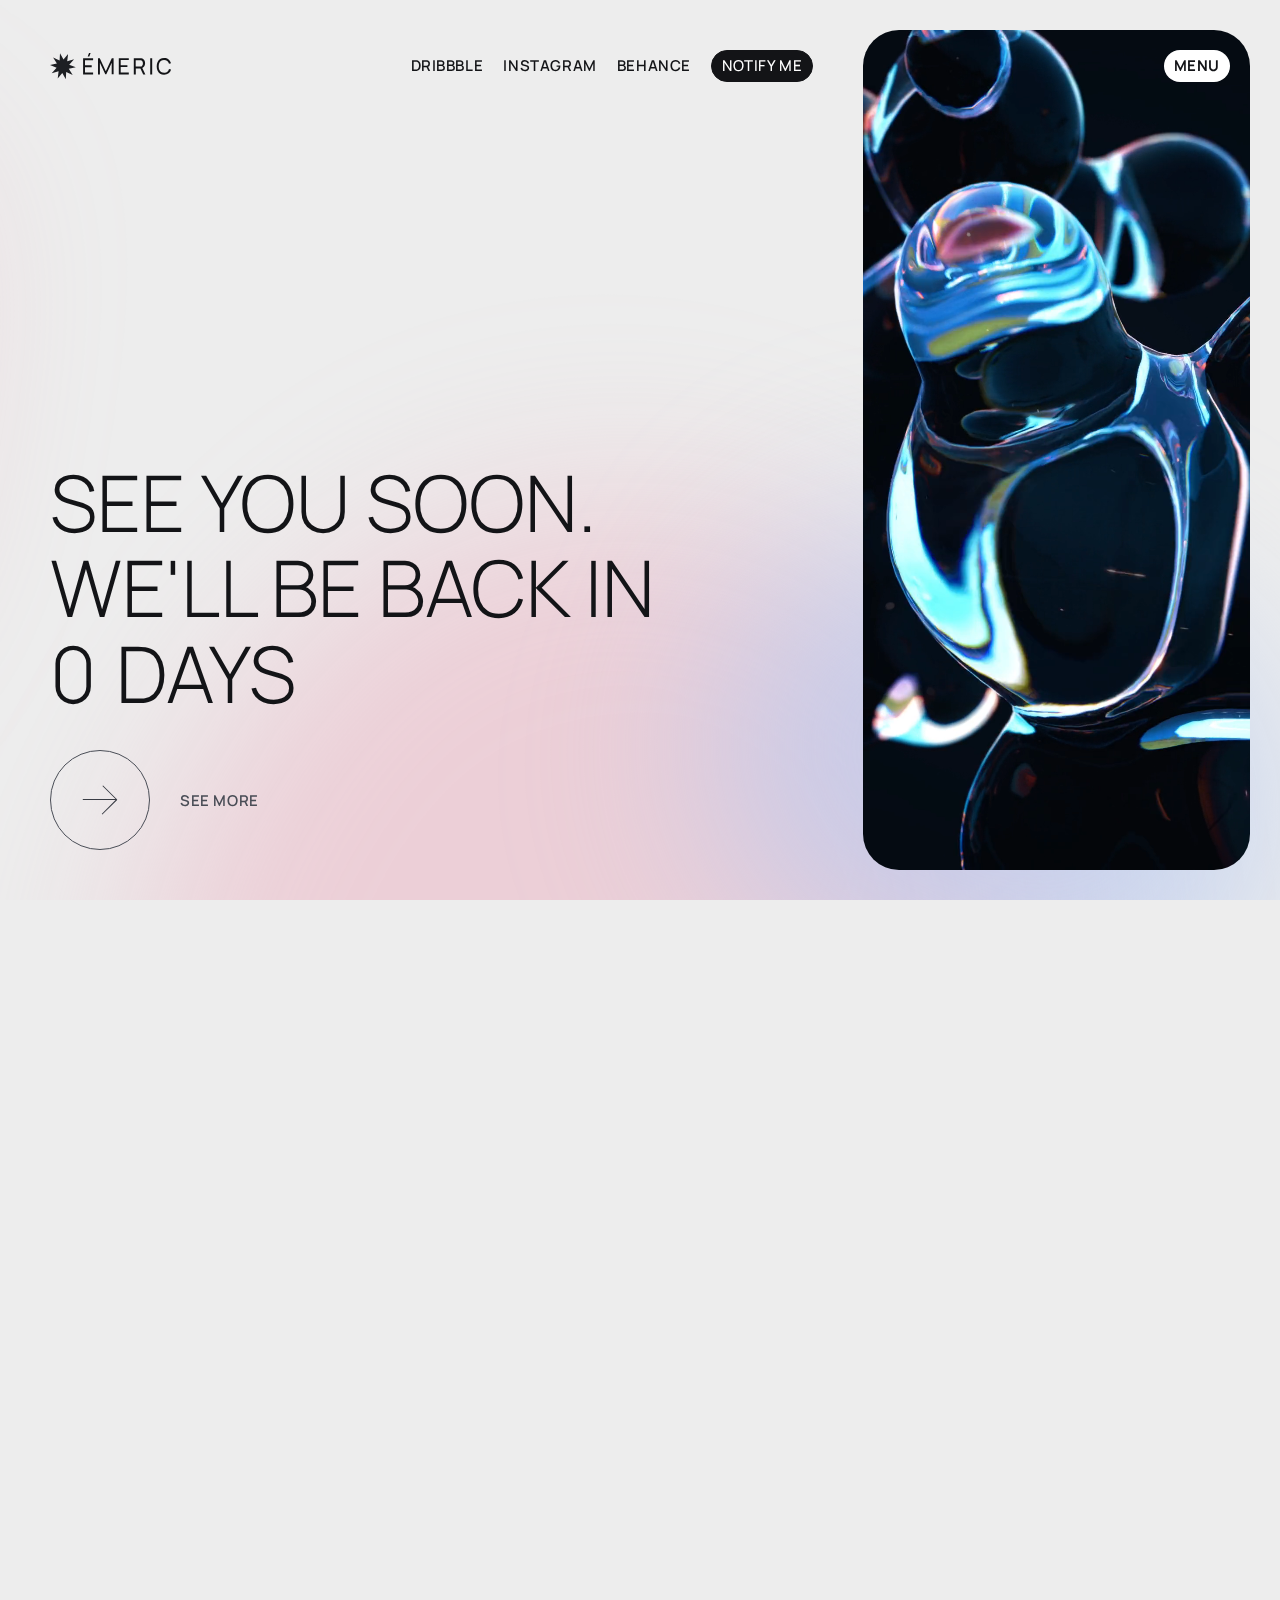
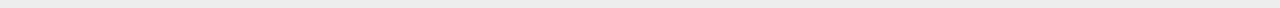
<file: index-countdown-video.html>
<!DOCTYPE html>
<html lang="en" dir="ltr">

<head>
  <meta charset="utf-8">

  <!-- Page Title -->
  <title>Emeric - Coming Soon and Portfolio Template</title>

  <!-- Meta Tags -->
  <meta name="description" content="Emeric - awesome coming soon and portfolio template to kick-start your project">
  <meta name="keywords"
    content="mix_design, coming soon, under construction, template, landing page, portfolio, one page, responsive, html5, css3, creative, clean, agency, personal page">
  <meta name="author" content="mix_design">

  <!-- Viewport Meta-->
  <meta http-equiv="X-UA-Compatible" content="IE=edge">
  <meta name="viewport" content="width=device-width, initial-scale=1, maximum-scale=1">

  <!-- Template Favicon & Icons Start -->
  <link rel="icon" href="img/favicon/favicon.ico" sizes="any">
  <link rel="icon" href="img/favicon/icon.svg" type="image/svg+xml">
  <link rel="apple-touch-icon" href="img/favicon/apple-touch-icon.png">
  <link rel="manifest" href="img/favicon/manifest.webmanifest">
  <!-- Template Favicon & Icons End -->

  <!-- Facebook Metadata Start -->
  <meta property="og:image:height" content="1200">
  <meta property="og:image:width" content="1200">
  <meta property="og:title" content="Emeric - Coming Soon and Portfolio Template">
  <meta property="og:description"
    content="Emeric - awesome coming soon and portfolio template to kick-start your project">
  <meta property="og:url" content="index.html">
  <meta property="og:image" content="img/favicon/og-image.jpg">
  <!-- Facebook Metadata End -->

  <!-- Template Styles Start -->
  <link rel="stylesheet" type="text/css" href="css/loaders/loader.css">
  <link rel="stylesheet" type="text/css" href="css/plugins.css">
  <link rel="stylesheet" type="text/css" href="css/main.css">
  <!-- Template Styles End -->

  <!-- Custom Browser Color Start -->
  <meta name="theme-color" content="#ededed">
  <meta name="msapplication-navbutton-color" content="#ededed">
  <meta name="apple-mobile-web-app-status-bar-style" content="#ededed">
  <!-- Custom Browser Color End -->
</head>

<body>

  <!-- Loader Start -->
  <div class="loader">
    <div class="loader">
      <div class="loader__content">
        <div class="loader__logo">
          <img src="img/logo.svg" alt="Emeric - Coming Soon and Portfolio Template">
        </div>
      </div>
    </div>
  </div>
  <!-- Loader End -->

  <!-- Gradient Background Start -->
  <div class="fullscreen-bg">
    <div class="blur"></div>
    <div class="blur"></div>
    <div class="blur"></div>
  </div>
  <!-- Gradient Background End -->

  <!-- Header Start -->
  <header id="header" class="header">

    <!-- Logo Start -->
    <div class="header__logo">
      <img src="img/logo.svg" alt="Emeric - Coming Soon and Portfolio Template">
    </div>
    <!-- Logo End -->

    <!-- Header Content Start -->
    <div class="header__content d-flex align-items-center">
      <div class="container-fluid px-0 fullheight-mobile">
        <div class="row gx-0 gx-lg-5 justify-content-end justify-content-xl-start fullheight-mobile">
          <div class="col-auto col-lg-8 fullheight-mobile">

            <!-- Header Controls Block Start -->
            <div class="header__buttons d-flex justify-content-end align-items-center">

              <!-- Socials Desktop Start -->
              <div class="socials-desktop">
                <!-- Home screen socials links -->
                <ul class="socials d-flex align-items-start">
                  <li>
                    <a class="btn btn-s-text" href="https://dribbble.com/" target="_blank">
                      <span class="btn-title">Dribbble</span>
                      <span class="btn-hover">Dribbble</span>
                    </a>
                  </li>
                  <li>
                    <a class="btn btn-s-text" href="https://www.instagram.com/" target="_blank">
                      <span class="btn-title">Instagram</span>
                      <span class="btn-hover">Instagram</span>
                    </a>
                  </li>
                  <li>
                    <a class="btn btn-s-text" href="https://www.behance.net/" target="_blank">
                      <span class="btn-title">Behance</span>
                      <span class="btn-hover">Behance</span>
                    </a>
                  </li>
                </ul>
              </div>
              <!-- Socials Desktop End -->

              <!-- Notify Trigger Start -->
              <a id="notify-trigger" class="btn btn-s btn-s-icon" href="#0">
                <span class="btn__background dark"></span>
                <span class="btn__text light">
                  <i class="fa-solid fa-bell"></i>
                  <em class="btn-title">Notify me</em>
                  <em class="btn-hover">Notify me</em>
                </span>
              </a>
              <!-- Notify Trigger End -->

            </div>
            <!-- Header Controls Block End -->

          </div>
          <div class="col-auto col-lg-4">

            <!-- Menu Trigger Start -->
            <div class="header__menu d-flex justify-content-end align-items-center">
              <a id="menu-trigger" class="btn menu-trigger" href="#0">
                <span class="menu-trigger__background"></span>
                <span class="menu-trigger__menu">
                  <em class="btn-title">Menu</em>
                  <em class="btn-hover">Menu</em>
                </span>
                <span class="menu-trigger__close">
                  <em class="btn-title">Close</em>
                  <em class="btn-hover">Close</em>
                </span>
              </a>
            </div>
            <!-- Menu Trigger End -->

          </div>
        </div>
      </div>
    </div>
    <!-- Header Content End -->

  </header>
  <!-- Header End -->

  <!-- Menu Start -->
  <nav id="menu" class="menu">
    <div class="menu__content d-flex">
      <div class="container-fluid px-0 fullheight">
        <div class="row gx-0 gx-lg-5 fullheight">

          <!--Menu Data Block Start -->
          <div class="col-12 col-lg-8 menu__data">
            <div class="menudata__content">

              <!-- Menu Sections Links Start -->
              <div class="menudata__links">
                <div class="container-fluid p-0">
                  <div class="row g-0">
                    <div class="col-12">

                      <!-- Navigation Start -->
                      <ul class="navigation">
                        <li>
                          <a href="#0" id="home-trigger" class="navigation__link" data-ref="home">
                            <span class="nav-star"></span>
                            <span class="nav-caption">Home</span>
                          </a>
                        </li>
                        <li>
                          <a href="#0" id="about-trigger" class="navigation__link" data-ref="about">
                            <span class="nav-star"></span>
                            <span class="nav-caption">About Us</span>
                          </a>
                        </li>
                        <li>
                          <a href="#0" id="works-trigger" class="navigation__link" data-ref="works">
                            <span class="nav-star"></span>
                            <span class="nav-caption">Portfolio</span>
                          </a>
                        </li>
                        <li>
                          <a href="#0" id="contact-trigger" class="navigation__link" data-ref="contact">
                            <span class="nav-star"></span>
                            <span class="nav-caption">Contact</span>
                          </a>
                        </li>
                      </ul>
                      <!-- Navigation End -->

                    </div>
                  </div>
                </div>
              </div>
              <!-- Menu Sections Links End -->

              <!-- Menu Contact Links Start -->
              <div class="menudata__contact">
                <div class="container-fluid px-0">
                  <div class="row gx-0 gx-lg-5">
                    <div class="col-12 col-lg-4 menudata__item">
                      <p class="menudata__title">Let's talk:</p>
                      <p class="menudata__text">
                        <a class="contact-link"
                          href="mailto:example@example.com?subject=Message%20from%20your%20site">hello@emeric.com</a>
                      </p>
                    </div>
                    <div class="col-12 col-lg-8 menudata__item">
                      <p class="menudata__title">Welcome:</p>
                      <p class="menudata__text">
                        <a class="contact-link" href="https://goo.gl/maps/nWXKpGaDPuyH6gxRA">11 West 53 Street, New
                          York, NY</a>
                      </p>
                    </div>
                  </div>
                </div>
              </div>
              <!-- Menu Contact Links End -->

            </div>
          </div>
          <!--Menu Data Block End -->

          <!--Menu Media Block Start -->
          <div class="col-12 col-lg-4 menu__media">
            <div class="media__content border-radius-l">

              <!-- Menu Image Background Start -->
              <div class="menu__image menu-image-1"></div>
              <!-- Menu Image Background End -->

            </div>
          </div>
          <!--Menu Media Block End-->

        </div>
      </div>
    </div>
  </nav>
  <!-- Menu End -->

  <!-- Main Section Start -->
  <section id="main" class="main active">
    <div class="main__content d-flex">
      <div class="container-fluid px-0 fullheight">
        <div class="row gx-0 gx-lg-5 fullheight">

          <!-- Main Section Intro Start -->
          <div class="col-12 col-lg-8 main__intro">

            <!-- Intro Content Start -->
            <div class="intro__content">

              <!-- Headline Start -->
              <div id="headline" class="headline">
                <h1 class="headline__title">See you soon.<br>We'll be back in</h1>
                <div class="headline__countdown">
                  <div id="countdownLine" class="countdown-line"></div>
                </div>
                <div class="headline__btnholder d-flex">
                  <a href="#0" id="menu-trigger-headline" class="btn-bottom more">
                    <span class="circle">
                      <i class="circle__icon">
                        <svg xmlns="http://www.w3.org/2000/svg" width="35px" height="30px" viewBox="0 0 35 30">
                          <path fill="#393C44"
                            d="M20.6,0.4l13.6,13.6l0.7,0.7l-0.7,0.7L19.9,29.6l-0.7-0.7L33,15.1H0.1v-1H33L19.9,1.1L20.6,0.4z" />
                        </svg>
                      </i>
                    </span>
                    <span class="caption">See More</span>
                  </a>
                </div>
              </div>
              <!-- Headline End -->

            </div>
            <!-- Intro Content End -->

          </div>
          <!-- Main Section Intro End -->

          <!-- Main Section Media Start -->
          <div class="col-12 col-lg-4 main__media">

            <!-- Media Content Start -->
            <div class="media__content border-radius-l">

              <!-- Image Background Start -->
              <div class="media__image"></div>
              <!-- Image Background End -->

              <!-- Background Effect Start -->
              <div class="video-background">
                <video id="main-video" preload="auto" autoplay="autoplay" loop="loop" muted="muted"
                  poster="img/backgrounds/1000x1500-video-banner-1.webp">
                  <source type="video/mp4" src="video/video-1.mp4">
                  <source type="video/webm" src="video/video-1.webm">
                  <source type="video/ogv" src="video/video-1.ogv">
                </video>
              </div>
              <!-- Background Effect End -->

            </div>
            <!-- Media Content End -->

          </div>
          <!-- Main Section Media End -->

          <!-- Socials Mobile Start -->
          <div class="col-12 socials-mobile border-radius-l">
            <ul>
              <li>
                <a href="https://www.instagram.com/" target="_blank">
                  <i class="fa-brands fa-instagram"></i>
                </a>
              </li>
              <li>
                <a href="https://www.behance.net/" target="_blank">
                  <i class="fa-brands fa-behance"></i>
                </a>
              </li>
              <li>
                <a href="https://dribbble.com/" target="_blank">
                  <i class="fa-brands fa-dribbble"></i>
                </a>
              </li>
            </ul>
          </div>
          <!-- Socials Mobile End -->

        </div>
      </div>
    </div>
  </section>
  <!-- Main Section End -->

  <!-- About Me Section Start -->
  <section id="about" class="inner about">
    <div class="inner__content d-flex">
      <div class="container-fluid px-0 fullheight">
        <div class="row gx-0 gx-lg-5 fullheight">

          <!-- Inner Data Start -->
          <div class="col-12 col-lg-8 inner__data">

            <!-- Inner Section Blocks Start -->
            <div class="innerdata__blocks">

              <!-- Scroll Blocks (Desktop) Start -->
              <div class="blocks__scroll">

                <!-- Inner Container - Section Title Start -->
                <div class="blocks__container">
                  <div class="content-block">
                    <div class="container-fluid px-0">
                      <div class="row gx-5">
                        <div class="col-12">
                          <h2 class="inner__title animate-in-up">Creativity is above all. Just awesome template.</h2>
                        </div>
                        <div class="col-12 col-md-4">
                          <img class="inner__name animate-in-up" src="img/svg/section-name-about.svg" alt="About Me">
                        </div>
                        <div class="col-12 col-md-8">
                          <p class="inner__text animate-in-up">I wonder if I've been changed in the night? Let me think.
                            Was I the same when I got up this morning?
                            I almost think I can remember <span>feeling a little different</span>. But if I'm not the
                            same, the
                            <a href="#0" class="text-link">next question</a>
                            is “Who in the world am I?” Ah, that's the great puzzle!
                          </p>
                        </div>
                      </div>
                    </div>
                  </div>
                </div>
                <!-- Inner Container - Section Title End -->

                <!-- Inner Container - Features & Services Start -->
                <div class="blocks__container">
                  <div class="content-block">
                    <div class="container-fluid px-0">
                      <div class="row gx-5 gy-5 align-items-stretch">
                        <!-- feature single item -->
                        <div class="col-12 col-xl-8">
                          <div class="card card-white border-radius-s animate-in-up">
                            <div class="card__image card-image-1"></div>
                            <div class="card__title">
                              <h4>Frontend <br>Development</h4>
                              <div class="card__tags d-flex flex-wrap">
                                <span class="rounded-tag">UI/UX Design</span>
                                <span class="rounded-tag">Design to Code</span>
                              </div>
                            </div>
                          </div>
                        </div>
                        <!-- feature single item -->
                        <div class="col-12 col-xl-4">
                          <div class="card card-gradient border-radius-s animate-in-up">
                            <div class="card__image card-image-2"></div>
                            <div class="card__title">
                              <h4>Digital<br> Art</h4>
                              <div class="card__tags d-flex flex-wrap">
                                <span class="rounded-tag">Illustrations</span>
                                <span class="rounded-tag">3d models</span>
                              </div>
                            </div>
                          </div>
                        </div>
                        <!-- feature single item -->
                        <div class="col-12 col-xl-4">
                          <div class="card card-white border-radius-s animate-in-up">
                            <div class="card__image card-image-3"></div>
                            <div class="card__title">
                              <h4>Brand<br> Identity</h4>
                              <div class="card__tags d-flex flex-wrap">
                                <span class="rounded-tag">Logo Design</span>
                                <span class="rounded-tag">Style Guides</span>
                              </div>
                            </div>
                          </div>
                        </div>
                        <!-- feature single item -->
                        <div class="col-12 col-xl-8">
                          <div class="card card-white border-radius-s animate-in-up">
                            <div class="card__image card-image-4"></div>
                            <div class="card__title">
                              <h4>Digital Marketing <br>Solutions</h4>
                              <div class="card__tags d-flex flex-wrap">
                                <span class="rounded-tag">Social Media</span>
                                <span class="rounded-tag">Promotion</span>
                              </div>
                            </div>
                          </div>
                        </div>
                      </div>
                    </div>
                  </div>
                </div>
                <!-- Inner Container - Features & Services End -->

                <!-- Inner Container - Tools Start -->
                <div class="blocks__container">
                  <div class="content-block">
                    <div class="skillbars">
                      <!-- skillbar single item -->
                      <div class="show-skillbar">
                        <div class="skillbar light" data-percent="96">
                          <span class="skillbar-title light">Figma</span>
                          <p class="skillbar-bar light" style="width: 96%;"></p>
                          <span class="skill-bar-percent light">96%</span>
                        </div>
                      </div>
                      <!-- skillbar single item -->
                      <div class="show-skillbar">
                        <div class="skillbar light" data-percent="84">
                          <span class="skillbar-title light">Adobe XD</span>
                          <p class="skillbar-bar light" style="width: 84%;"></p>
                          <span class="skill-bar-percent light">90%</span>
                        </div>
                      </div>
                      <!-- skillbar single item -->
                      <div class="show-skillbar">
                        <div class="skillbar light" data-percent="90">
                          <span class="skillbar-title light">Blender</span>
                          <p class="skillbar-bar light" style="width: 90%;"></p>
                          <span class="skill-bar-percent light">87%</span>
                        </div>
                      </div>
                      <!-- skillbar single item -->
                      <div class="show-skillbar">
                        <div class="skillbar light" data-percent="90">
                          <span class="skillbar-title light">HTML & CSS</span>
                          <p class="skillbar-bar light" style="width: 90%;"></p>
                          <span class="skill-bar-percent light">98%</span>
                        </div>
                      </div>
                      <!-- skillbar single item -->
                      <div class="show-skillbar">
                        <div class="skillbar light" data-percent="90">
                          <span class="skillbar-title light">React</span>
                          <p class="skillbar-bar light" style="width: 90%;"></p>
                          <span class="skill-bar-percent light">70%</span>
                        </div>
                      </div>
                    </div>
                  </div>
                </div>
                <!-- Inner Container - Tools End -->

                <!-- Inner Container - Video Start -->
                <div class="blocks__container">
                  <div class="content-block">
                    <div class="fullwidth-container">
                      <div class="showreel showreel-image-1 border-radius-l">
                        <!-- video background -->
                        <div class="video-background">
                          <video id="inner-video" preload="auto" autoplay="autoplay" loop="loop" muted="muted"
                            poster="img/backgrounds/1920x1080-inner-video-poster.webp">
                            <source type="video/mp4" src="video/about-video.mp4">
                            <source type="video/webm" src="video/about-video.webm">
                            <source type="video/ogv" src="video/about-video.ogv">
                          </video>
                        </div>
                        <!-- video trigger -->
                        <div class="showreel__button">
                          <a href="https://vimeo.com/65036292" id="inner-video-trigger" class="inner-video-trigger">
                            <span class="btn-icon-anim">
                              <i>
                                <svg xmlns="http://www.w3.org/2000/svg" width="30px" height="35px" viewBox="0 0 30 35">
                                  <path fill="#494D56" d="M1.1,1.9l13.5,7.8l13.5,7.8l-13.5,7.8L1.1,33.1V17.5V1.9 M0.1,0.2v17.3v17.3l15-8.7l15-8.7l-15-8.7L0.1,0.2
                                    L0.1,0.2z" />
                                </svg>
                              </i>
                            </span>
                          </a>
                        </div>
                      </div>
                    </div>
                  </div>
                </div>
                <!-- Inner Container - Video End -->

              </div>
              <!-- Scroll Blocks (Desktop) End -->

            </div>
            <!-- Inner Section Blocks End -->

          </div>
          <!-- Inner Data End -->

          <!-- Inner Media Start -->
          <div class="col-12 col-lg-4 inner__media">

            <!-- Inner Media Content Start -->
            <div class="innermedia__content border-radius-l">

              <!-- Image Background Start -->
              <div class="innermedia__image innermedia-image-1"></div>
              <!-- Image Background End -->

            </div>
            <!-- Inner Media Content End -->

          </div>
          <!-- Inner Media End -->

        </div>
      </div>
    </div>
  </section>
  <!-- About Me Section End -->

  <!-- Portfolio Section Start -->
  <section id="works" class="inner works">
    <div class="inner__content d-flex">
      <div class="container-fluid px-0 fullheight">
        <div class="row gx-0 gx-lg-5 fullheight">

          <!-- Inner Data Start -->
          <div class="col-12 col-lg-8 inner__data">

            <!-- Inner Section Blocks Start -->
            <div class="innerdata__blocks">

              <!-- Scroll Blocks (Desktop) Start -->
              <div class="blocks__scroll">

                <!-- Inner Container - Section Title Start -->
                <div class="blocks__container">
                  <div class="content-block">
                    <div class="container-fluid px-0">
                      <div class="row gx-5">
                        <div class="col-12">
                          <h2 class="inner__title">Creating unique staff. Meet my featured projects.</h2>
                        </div>
                        <div class="col-12 col-md-4">
                          <img class="inner__name" src="img/svg/section-name-works.svg" alt="About Me">
                        </div>
                        <div class="col-12 col-md-8">
                          <p class="inner__text">Be what you would seem to be - or, if you'd like it put <span>more
                              simply</span> - never imagine yourself
                            not to be otherwise than what it might appear to others that what you were or might have
                            been
                            was not
                            <a href="#0" class="text-link">otherwise</a>
                            than what you had been would have appeared to them to be otherwise.
                          </p>
                        </div>
                      </div>
                    </div>
                  </div>
                </div>
                <!-- Inner Container - Section Title End -->

                <!-- Inner Container - Works Gallery Start -->
                <div class="blocks__container">
                  <div class="content-block">
                    <div class="container-fluid px-0 works__gallery">
                      <div class="row gx-5 gy-5 my-gallery" itemscope itemtype="http://schema.org/ImageGallery">
                        <!-- works gallery single item -->
                        <figure class="col-12 col-md-6 my-gallery__item" itemprop="associatedMedia" itemscope
                          itemtype="http://schema.org/ImageObject">
                          <a href="img/portfolio/1000x1000-portfolio-1.webp"
                            data-image="img/portfolio/1000x1000-portfolio-1.webp"
                            class="my-gallery__link border-radius-l" itemprop="contentUrl" data-size="1000x1000">
                            <img src="img/portfolio/1000x1000-portfolio-1.webp" class="my-gallery__image"
                              itemprop="thumbnail" alt="Image description" />
                          </a>
                          <figcaption class="my-gallery__description border-radius-l" itemprop="caption description">
                            <h4>Chocolate</h4>
                            <div class="card__tags d-flex flex-wrap">
                              <span class="rounded-tag">3D render</span>
                              <span class="rounded-tag">Illustration</span>
                            </div>
                            <p class="small">Mauris porttitor lobortis ligula, quis molestie lorem scelerisque eu.</p>
                          </figcaption>
                        </figure>
                        <!-- works gallery single item -->
                        <figure class="col-12 col-md-6 my-gallery__item" itemprop="associatedMedia" itemscope
                          itemtype="http://schema.org/ImageObject">
                          <a href="img/portfolio/1000x1000-portfolio-2.webp"
                            data-image="img/portfolio/1000x1000-portfolio-2.webp"
                            class="my-gallery__link border-radius-l" itemprop="contentUrl" data-size="1000x1000">
                            <img src="img/portfolio/1000x1000-portfolio-2.webp" class="my-gallery__image"
                              itemprop="thumbnail" alt="Image description" />
                          </a>
                          <figcaption class="my-gallery__description border-radius-l" itemprop="caption description">
                            <h4 class="opposite">Sea Shell</h4>
                            <div class="card__tags d-flex flex-wrap">
                              <span class="rounded-tag opposite">AI Art</span>
                              <span class="rounded-tag opposite">Illustration</span>
                            </div>
                            <p class="small opposite">Mauris porttitor lobortis ligula, quis molestie lorem scelerisque
                              eu. Morbi aliquam enim odio,
                              a mollis ipsum tristique eu.
                            </p>
                          </figcaption>
                        </figure>
                        <!-- works gallery single item -->
                        <figure class="col-12 col-md-6 my-gallery__item" itemprop="associatedMedia" itemscope
                          itemtype="http://schema.org/ImageObject">
                          <a href="img/portfolio/1000x1000-portfolio-3.webp"
                            data-image="img/portfolio/1000x1000-portfolio-3.webp"
                            class="my-gallery__link border-radius-l" itemprop="contentUrl" data-size="1000x1000">
                            <img src="img/portfolio/1000x1000-portfolio-3.webp" class="my-gallery__image"
                              itemprop="thumbnail" alt="Image description" />
                          </a>
                          <figcaption class="my-gallery__description border-radius-l" itemprop="caption description">
                            <h4>Fairy castle</h4>
                            <div class="card__tags d-flex flex-wrap">
                              <span class="rounded-tag">AI Art</span>
                              <span class="rounded-tag">Illustration</span>
                            </div>
                            <p class="small">Mauris porttitor lobortis ligula, quis molestie lorem scelerisque eu. Morbi
                              aliquam enim odio.
                            </p>
                          </figcaption>
                        </figure>
                        <!-- works gallery single item -->
                        <figure class="col-12 col-md-6 my-gallery__item" itemprop="associatedMedia" itemscope
                          itemtype="http://schema.org/ImageObject">
                          <a href="img/portfolio/1000x1000-portfolio-4.webp"
                            data-image="img/portfolio/1000x1000-portfolio-4.webp"
                            class="my-gallery__link border-radius-l" itemprop="contentUrl" data-size="1000x1000">
                            <img src="img/portfolio/1000x1000-portfolio-4.webp" class="my-gallery__image"
                              itemprop="thumbnail" alt="Image description" />
                          </a>
                          <figcaption class="my-gallery__description border-radius-l" itemprop="caption description">
                            <h4>Cute character</h4>
                            <div class="card__tags d-flex flex-wrap">
                              <span class="rounded-tag">3D render</span>
                              <span class="rounded-tag">Web Design</span>
                            </div>
                            <p class="small">Mauris porttitor lobortis ligula, quis molestie lorem scelerisque eu.
                            </p>
                          </figcaption>
                        </figure>
                      </div>
                    </div>
                  </div>
                </div>
                <!-- Inner Container - Works Gallery End -->

              </div>
              <!-- Scroll Blocks (Desktop) End -->

            </div>
            <!-- Inner Section Blocks End -->

          </div>
          <!-- Inner Data End -->

          <!-- Inner Media Start -->
          <div class="col-12 col-lg-4 inner__media">

            <!-- Inner Media Content Start -->
            <div class="innermedia__content border-radius-l">

              <!-- Image Background Start -->
              <div class="innermedia__image innermedia-image-2"></div>
              <!-- Image Background End -->

            </div>
            <!-- Inner Media Content End -->

          </div>
          <!-- Inner Media End -->

        </div>
      </div>
    </div>
  </section>
  <!-- Portfolio Section End -->

  <!-- Contact Section Start -->
  <section id="contact" class="inner contact">
    <div class="inner__content d-flex">
      <div class="container-fluid px-0 fullheight">
        <div class="row gx-0 gx-lg-5 fullheight">

          <!-- Inner Data Start -->
          <div class="col-12 col-lg-8 inner__data">

            <!-- Inner Section Blocks Start -->
            <div class="innerdata__blocks">

              <!-- Scroll Blocks (Desktop) Start -->
              <div class="blocks__scroll">

                <!-- Inner Container - Section Title Start -->
                <div class="blocks__container">
                  <div class="content-block">
                    <div class="container-fluid px-0">
                      <div class="row gx-5">
                        <div class="col-12">
                          <h2 class="inner__title">Let's create something amazing together.</h2>
                        </div>
                        <div class="col-12 col-md-4">
                          <img class="inner__name" src="img/svg/section-name-contact.svg" alt="About Me">
                        </div>
                        <div class="col-12 col-md-8">
                          <p class="inner__text">Let's get in touch. You can call us or leave a request here.
                            We are always glad to see you in our office from <span>9:00 to 18:00</span>.</p>
                        </div>
                      </div>
                    </div>
                  </div>
                </div>
                <!-- Inner Container - Section Title End -->

                <!-- Inner Container - Contact Data Start -->
                <div class="blocks__container">
                  <div class="content-block">
                    <div class="container-fluid p-0">
                      <div class="row gx-5 gy-5 align-items-stretch">
                        <!-- contact data single item -->
                        <div class="col-12 col-md-6 col-xl-4">
                          <div class="contactdata__item contactdata-item-1 card-auto card-gradient border-radius-s">
                            <div class="contactdata__image contactdata-image-1"></div>
                            <div class="contactdata__title">
                              <h5>Location</h5>
                            </div>
                            <div class="contactdata__descr">
                              <p class="small">
                                <a class="contact-link" href="https://goo.gl/maps/nWXKpGaDPuyH6gxRA" target="_blank">11
                                  West 53 Street,<br>New York, NY 10019</a>
                              </p>
                              <p class="small">
                                <a class="contact-link" href="https://goo.gl/maps/xap5o3MZBuC6DFHz8"
                                  target="_blank">3400 Broadway,<br>Oakland, CA 94611</a>
                              </p>
                            </div>
                          </div>
                        </div>
                        <!-- contact data single item -->
                        <div class="col-12 col-md-6 col-xl-4">
                          <div class="contactdata__item contactdata-item-2 card-auto card-white border-radius-s">
                            <div class="contactdata__image contactdata-image-2"></div>
                            <div class="contactdata__title">
                              <h5>Follow me</h5>
                            </div>
                            <div class="contactdata__descr">
                              <ul class="contactdata__socials">
                                <li>
                                  <a class="contact-link" href="https://www.facebook.com/" target="_blank">Facebook</a>
                                </li>
                                <li>
                                  <a class="contact-link" href="https://www.instagram.com/"
                                    target="_blank">Instagram</a>
                                </li>
                                <li>
                                  <a class="contact-link" href="https://twitter.com/" target="_blank">Twitter</a>
                                </li>
                                <li>
                                  <a class="contact-link" href="https://pinterest.com/" target="_blank">Pinterest</a>
                                </li>
                              </ul>
                            </div>
                          </div>
                        </div>
                        <!-- contact data single item -->
                        <div class="col-12 col-md-6 col-xl-4">
                          <div class="contactdata__item contactdata-item-3 card-auto card-white border-radius-s">
                            <div class="contactdata__image contactdata-image-3"></div>
                            <div class="contactdata__title">
                              <h5>Contact</h5>
                            </div>
                            <div class="contactdata__descr">
                              <p class="small">
                                <a class="contact-link" href="tel:+12127089400">+1 212-708-9400</a>
                                <br>
                                <a class="contact-link" href="tel:+15104570211">+1 510-457-0211</a>
                              </p>
                              <p class="small">
                                <a class="contact-link"
                                  href="mailto:example@example.com?subject=Message%20from%20your%20site">support@emeric.com</a>
                                <br>
                                <a class="contact-link"
                                  href="mailto:example@example.com?subject=Message%20from%20your%20site">hello@emeric.com</a>
                              </p>
                            </div>
                          </div>
                        </div>
                      </div>
                    </div>
                  </div>
                </div>
                <!-- Inner Container - Contact Data End -->

                <!-- Inner Container - Form Start -->
                <div class="blocks__container">
                  <!-- h3 title -->
                  <div class="content-block">
                    <h3>Just say hello!</h3>
                    <p class="block__text">Want to know more about my work, tell me about your project or just to say
                      hello?
                      Drop me a line and I'll get back as soon as possible.
                    </p>
                  </div>
                  <!-- contact form -->
                  <div class="content-block">
                    <div class="form-container">

                      <!-- Contact Form Reply Group Start -->
                      <div class="reply-group">
                        <i class="fa-solid fa-circle-check reply-group__icon"></i>
                        <p class="reply-group__title">Done!</p>
                        <span class="reply-group__text">Thanks for your message. We will get back as soon as
                          possible</span>
                      </div>
                      <!-- Contact Form Reply Group End -->

                      <!-- Contact Form Start -->
                      <form class="form form-dark contact-form" id="contact-form">
                        <!-- Hidden Required Fields -->
                        <input type="hidden" name="project_name" value="Emeric - Coming Soon & Portfolio Template">
                        <input type="hidden" name="admin_email" value="support@mixdesign.club">
                        <input type="hidden" name="form_subject" value="Contact Form Message">
                        <!-- END Hidden Required Fields-->
                        <div class="container-fluid px-0">
                          <div class="row gx-5">
                            <div class="col-12 col-md-6">
                              <input type="text" name="Name" placeholder="Your Name*" required>
                            </div>
                            <div class="col-12 col-md-6">
                              <input type="text" name="Company" placeholder="Company Name">
                            </div>
                            <div class="col-12 col-md-6">
                              <input type="email" name="E-mail" placeholder="Email Adress*" required>
                            </div>
                            <div class="col-12 col-md-6">
                              <input type="tel" name="Phone" placeholder="Phone Number*" required>
                            </div>
                            <div class="col-12">
                              <textarea class="margin-s" name="Message" placeholder="A Few Words*" required></textarea>
                            </div>
                            <div class="col-12">
                              <span class="inputs-description">*Required fields</span>
                              <button class="btn btn-l" type="submit">
                                <span class="btn__background dark"></span>
                                <span class="btn__text light">
                                  <em class="btn-title">Submit</em>
                                  <em class="btn-hover">Submit</em>
                                </span>
                              </button>
                            </div>
                          </div>
                        </div>
                      </form>
                      <!-- Contact Form End  -->

                    </div>
                  </div>
                </div>
                <!-- Inner Container - Form End -->

                <!-- Inner Container - Marquee Start -->
                <div class="blocks__container">
                  <div class="decor">
                    <!-- Marquee Start -->
                    <a class="marquee small marquee-relative link-l-arrow"
                      href="https://themeforest.net/user/mix_design/portfolio" target="_blank">
                      <div class="marquee-content scroll">
                        <span>hello@emeric.com</span>
                        <span>hello@emeric.com</span>
                        <span>hello@emeric.com</span>
                        <span>hello@emeric.com</span>
                      </div>
                      <div class="marquee-content scroll">
                        <span>hello@emeric.com</span>
                        <span>hello@emeric.com</span>
                        <span>hello@emeric.com</span>
                        <span>hello@emeric.com</span>
                      </div>
                    </a>
                    <!-- Marquee End -->
                  </div>
                </div>
                <!-- Inner Container - Marquee End -->

              </div>
              <!-- Scroll Blocks (Desktop) End -->

            </div>
            <!-- Inner Section Blocks End -->

          </div>
          <!-- Inner Data End -->

          <!-- Inner Media Start -->
          <div class="col-12 col-lg-4 inner__media">

            <!-- Inner Media Content Start -->
            <div class="innermedia__content border-radius-l">

              <!-- Image Background Start -->
              <div class="innermedia__image innermedia-image-3"></div>
              <!-- Image Background End -->

            </div>
            <!-- Inner Media Content End -->

          </div>
          <!-- Inner Media End -->

        </div>
      </div>
    </div>
  </section>
  <!-- Contact Section End -->

  <!-- Notify Popup Start -->
  <div id="notify" class="popup notify">
    <div class="popup__container">

      <!-- Popup Content Start -->
      <div class="popup__content border-radius-l">
        <!-- popup close button -->
        <a id="notify-close" class="btn btn-s btn-s-icon popup-close" href="#0">
          <span class="btn__background light"></span>
          <span class="btn__text dark">
            <i class="fa-solid fa-xmark"></i>
            <em class="btn-title">Close</em>
            <em class="btn-hover">Close</em>
          </span>
        </a>

        <!-- Notify Popup Title Start -->
        <div class="popup-title">
          <p class="popup-title__title">Get to know about our launch</p>
          <p class="popup-title__text">Subscribe to our newsletter and we will send you a notification about the launch
            of our brand new site</p>
        </div>
        <!-- Notify Popup Title End -->

        <!-- Notify Form Container Start -->
        <div class="form-container">

          <!-- Reply Messages Start-->
          <div class="reply-group subscription-ok">
            <i class="fa-solid fa-circle-check reply-group__icon"></i>
            <p class="reply-group__title txt-light">Done!</p>
            <span class="reply-group__text">Thanks for subscribing. We will send you a notification about our
              launch.</span>
          </div>
          <div class="reply-group subscription-error">
            <i class="fa-solid fa-face-frown-open reply-group__icon"></i>
            <p class="reply-group__title">Ooops!</p>
            <span class="reply-group__text">Something went wrong. Please try again later.</span>
          </div>
          <!-- Reply Messages End-->

          <!-- Notify Contact Form Start-->
          <form class="form notify-form form-dark">
            <input class="margin-l" type="email" placeholder="Your Email" required>
            <button class="btn btn-l" type="submit">
              <span class="btn__background dark"></span>
              <span class="btn__text light">
                <em class="btn-title">Submit</em>
                <em class="btn-hover">Submit</em>
              </span>
            </button>
          </form>
          <!-- Notify Contact Form End-->

        </div>
        <!-- Notify Form Container End -->

      </div>
      <!-- Popup Content End -->

    </div>
  </div>
  <!-- Notify Popup End -->

  <!-- Root element of PhotoSwipe. Must have class pswp. -->
  <div class="pswp" tabindex="-1" role="dialog" aria-hidden="true">

    <!-- Background of PhotoSwipe.
    It's a separate element, as animating opacity is faster than rgba(). -->
    <div class="pswp__bg"></div>

    <!-- Slides wrapper with overflow:hidden. -->
    <div class="pswp__scroll-wrap">

      <!-- Container that holds slides. PhotoSwipe keeps only 3 slides in DOM to save memory. -->
      <!-- don't modify these 3 pswp__item elements, data is added later on. -->
      <div class="pswp__container">
        <div class="pswp__item"></div>
        <div class="pswp__item"></div>
        <div class="pswp__item"></div>
      </div>

      <!-- Default (PhotoSwipeUI_Default) interface on top of sliding area. Can be changed. -->
      <div class="pswp__ui pswp__ui--hidden">

        <div class="pswp__top-bar">

          <!--  Controls are self-explanatory. Order can be changed. -->

          <div class="pswp__counter"></div>

          <button class="pswp__button pswp__button--close" title="Close (Esc)"></button>

          <button class="pswp__button pswp__button--share" title="Share"></button>

          <button class="pswp__button pswp__button--fs" title="Toggle fullscreen"></button>

          <button class="pswp__button pswp__button--zoom" title="Zoom in/out"></button>

          <!-- Preloader demo http://codepen.io/dimsemenov/pen/yyBWoR -->
          <!-- element will get class pswp__preloader-active when preloader is running -->
          <div class="pswp__preloader">
            <div class="pswp__preloader__icn">
              <div class="pswp__preloader__cut">
                <div class="pswp__preloader__donut"></div>
              </div>
            </div>
          </div>
        </div>

        <div class="pswp__share-modal pswp__share-modal--hidden pswp__single-tap">
          <div class="pswp__share-tooltip"></div>
        </div>

        <button class="pswp__button pswp__button--arrow--left" title="Previous (arrow left)">
        </button>

        <button class="pswp__button pswp__button--arrow--right" title="Next (arrow right)">
        </button>

        <div class="pswp__caption">
          <div class="pswp__caption__center"></div>
        </div>

      </div>

    </div>

  </div>

  <script src="js/libs.min.js"></script>
  <script src="js/gallery-init.js"></script>
  <script src="js/custom.js"></script>

</body>


</html>
</file>
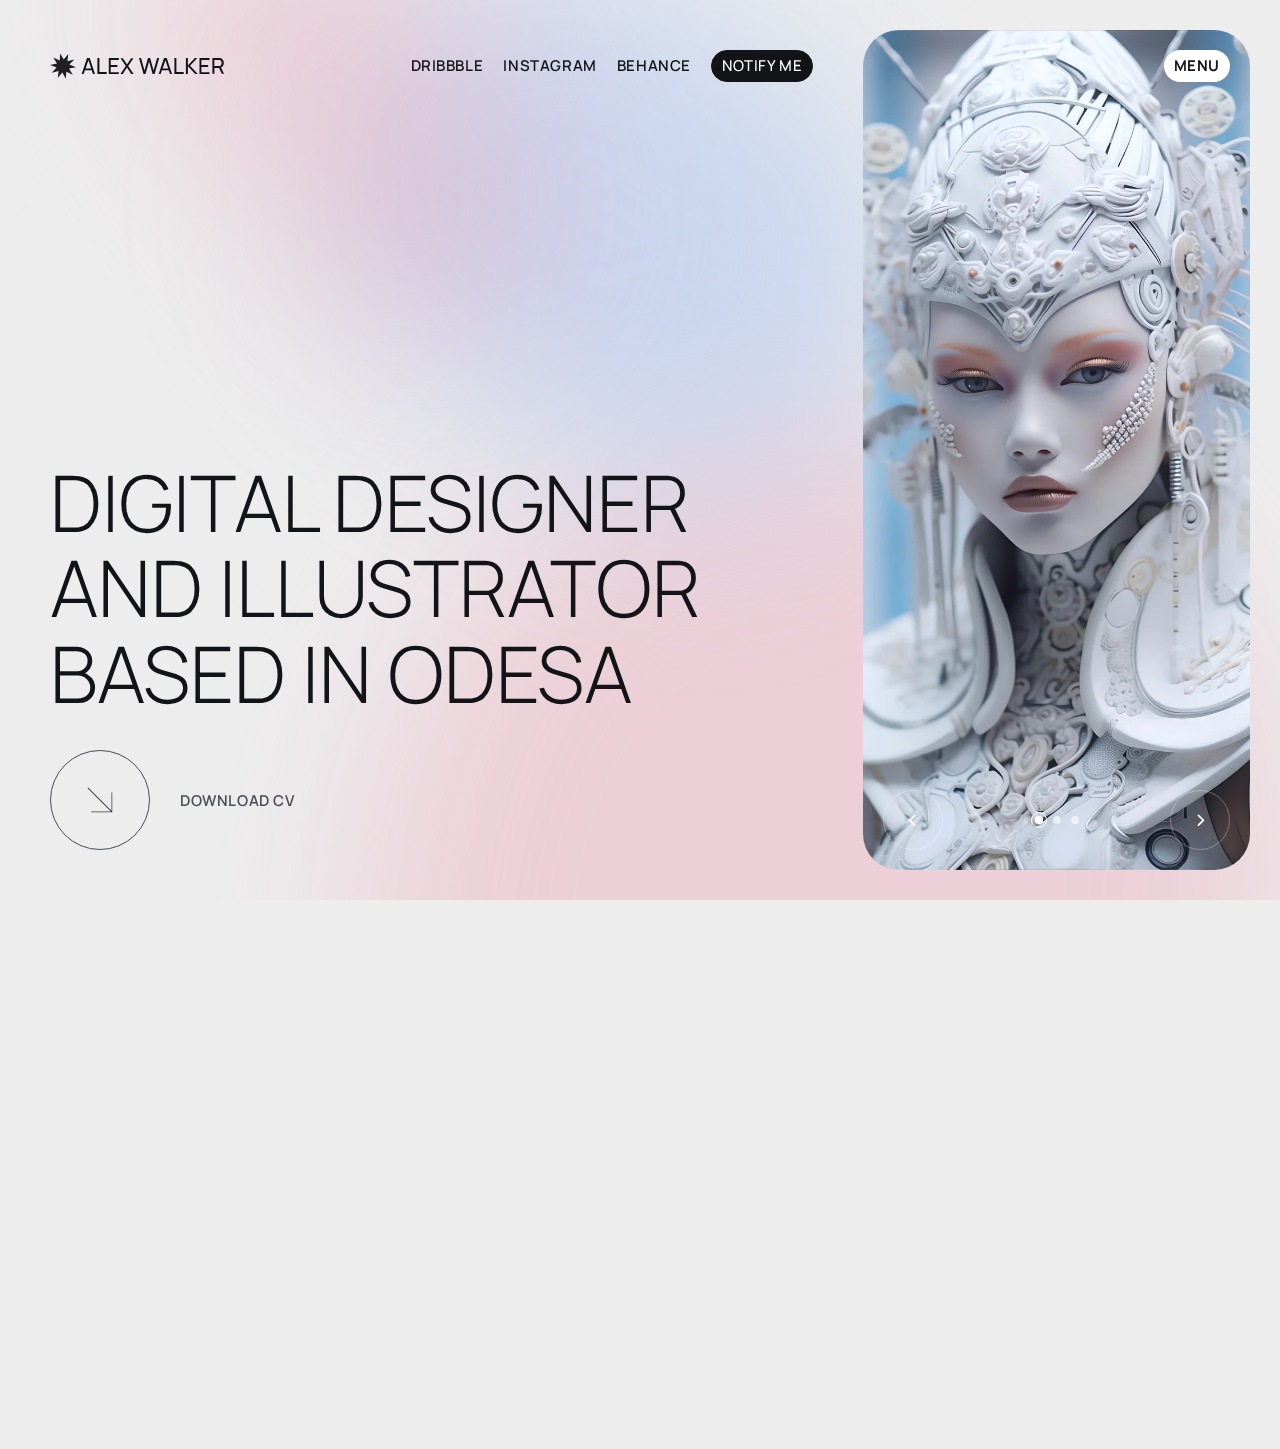
<file: index-portfolio-slider.html>
<!DOCTYPE html>
<html lang="en" dir="ltr">

<head>
  <meta charset="utf-8">

  <!-- Page Title -->
  <title>Emeric - Coming Soon and Portfolio Template</title>

  <!-- Meta Tags -->
  <meta name="description" content="Emeric - awesome coming soon and portfolio template to kick-start your project">
  <meta name="keywords"
    content="mix_design, coming soon, under construction, template, landing page, portfolio, one page, responsive, html5, css3, creative, clean, agency, personal page">
  <meta name="author" content="mix_design">

  <!-- Viewport Meta-->
  <meta http-equiv="X-UA-Compatible" content="IE=edge">
  <meta name="viewport" content="width=device-width, initial-scale=1, maximum-scale=1">

  <!-- Template Favicon & Icons Start -->
  <link rel="icon" href="img/favicon/favicon.ico" sizes="any">
  <link rel="icon" href="img/favicon/icon.svg" type="image/svg+xml">
  <link rel="apple-touch-icon" href="img/favicon/apple-touch-icon.png">
  <link rel="manifest" href="img/favicon/manifest.webmanifest">
  <!-- Template Favicon & Icons End -->

  <!-- Facebook Metadata Start -->
  <meta property="og:image:height" content="1200">
  <meta property="og:image:width" content="1200">
  <meta property="og:title" content="Emeric - Coming Soon and Portfolio Template">
  <meta property="og:description"
    content="Emeric - awesome coming soon and portfolio template to kick-start your project">
  <meta property="og:url" content="index.html">
  <meta property="og:image" content="img/favicon/og-image.jpg">
  <!-- Facebook Metadata End -->

  <!-- Template Styles Start -->
  <link rel="stylesheet" type="text/css" href="css/loaders/loader.css">
  <link rel="stylesheet" type="text/css" href="css/plugins.css">
  <link rel="stylesheet" type="text/css" href="css/main.css">
  <!-- Template Styles End -->

  <!-- Custom Browser Color Start -->
  <meta name="theme-color" content="#ededed">
  <meta name="msapplication-navbutton-color" content="#ededed">
  <meta name="apple-mobile-web-app-status-bar-style" content="#ededed">
  <!-- Custom Browser Color End -->
</head>

<body>

  <!-- Loader Start -->
  <div class="loader">
    <div class="loader">
      <div class="loader__content">
        <div class="loader__logo">
          <img src="img/logo.svg" alt="Emeric - Coming Soon and Portfolio Template">
        </div>
      </div>
    </div>
  </div>
  <!-- Loader End -->

  <!-- Gradient Background Start -->
  <div class="fullscreen-bg">
    <div class="blur"></div>
    <div class="blur"></div>
    <div class="blur"></div>
  </div>
  <!-- Gradient Background End -->

  <!-- Header Start -->
  <header id="header" class="header">

    <!-- Logo Start -->
    <div class="header__logo">
      <img src="img/logo-personal.svg" alt="Emeric - Coming Soon and Portfolio Template">
    </div>
    <!-- Logo End -->

    <!-- Header Content Start -->
    <div class="header__content d-flex align-items-center">
      <div class="container-fluid px-0 fullheight-mobile">
        <div class="row gx-0 gx-lg-5 justify-content-end justify-content-xl-start fullheight-mobile">
          <div class="col-auto col-lg-8 fullheight-mobile">

            <!-- Header Controls Block Start -->
            <div class="header__buttons d-flex justify-content-end align-items-center">

              <!-- Socials Desktop Start -->
              <div class="socials-desktop">
                <!-- Home screen socials links -->
                <ul class="socials d-flex align-items-start">
                  <li>
                    <a class="btn btn-s-text" href="https://dribbble.com/" target="_blank">
                      <span class="btn-title">Dribbble</span>
                      <span class="btn-hover">Dribbble</span>
                    </a>
                  </li>
                  <li>
                    <a class="btn btn-s-text" href="https://www.instagram.com/" target="_blank">
                      <span class="btn-title">Instagram</span>
                      <span class="btn-hover">Instagram</span>
                    </a>
                  </li>
                  <li>
                    <a class="btn btn-s-text" href="https://www.behance.net/" target="_blank">
                      <span class="btn-title">Behance</span>
                      <span class="btn-hover">Behance</span>
                    </a>
                  </li>
                </ul>
              </div>
              <!-- Socials Desktop End -->

              <!-- Notify Trigger Start -->
              <a id="notify-trigger" class="btn btn-s btn-s-icon" href="#0">
                <span class="btn__background dark"></span>
                <span class="btn__text light">
                  <i class="fa-solid fa-bell"></i>
                  <em class="btn-title">Notify me</em>
                  <em class="btn-hover">Notify me</em>
                </span>
              </a>
              <!-- Notify Trigger End -->

            </div>
            <!-- Header Controls Block End -->

          </div>
          <div class="col-auto col-lg-4">

            <!-- Menu Trigger Start -->
            <div class="header__menu d-flex justify-content-end align-items-center">
              <a id="menu-trigger" class="btn menu-trigger" href="#0">
                <span class="menu-trigger__background"></span>
                <span class="menu-trigger__menu">
                  <em class="btn-title">Menu</em>
                  <em class="btn-hover">Menu</em>
                </span>
                <span class="menu-trigger__close">
                  <em class="btn-title">Close</em>
                  <em class="btn-hover">Close</em>
                </span>
              </a>
            </div>
            <!-- Menu Trigger End -->

          </div>
        </div>
      </div>
    </div>
    <!-- Header Content End -->

  </header>
  <!-- Header End -->

  <!-- Menu Start -->
  <nav id="menu" class="menu">
    <div class="menu__content d-flex">
      <div class="container-fluid px-0 fullheight">
        <div class="row gx-0 gx-lg-5 fullheight">

          <!--Menu Data Block Start -->
          <div class="col-12 col-lg-8 menu__data">
            <div class="menudata__content">

              <!-- Menu Sections Links Start -->
              <div class="menudata__links">
                <div class="container-fluid p-0">
                  <div class="row g-0">
                    <div class="col-12">

                      <!-- Navigation Start -->
                      <ul class="navigation">
                        <li>
                          <a href="#0" id="home-trigger" class="navigation__link" data-ref="home">
                            <span class="nav-star"></span>
                            <span class="nav-caption">Home</span>
                          </a>
                        </li>
                        <li>
                          <a href="#0" id="about-trigger" class="navigation__link" data-ref="about">
                            <span class="nav-star"></span>
                            <span class="nav-caption">About Us</span>
                          </a>
                        </li>
                        <li>
                          <a href="#0" id="works-trigger" class="navigation__link" data-ref="works">
                            <span class="nav-star"></span>
                            <span class="nav-caption">Portfolio</span>
                          </a>
                        </li>
                        <li>
                          <a href="#0" id="contact-trigger" class="navigation__link" data-ref="contact">
                            <span class="nav-star"></span>
                            <span class="nav-caption">Contact</span>
                          </a>
                        </li>
                      </ul>
                      <!-- Navigation End -->

                    </div>
                  </div>
                </div>
              </div>
              <!-- Menu Sections Links End -->

              <!-- Menu Contact Links Start -->
              <div class="menudata__contact">
                <div class="container-fluid px-0">
                  <div class="row gx-0 gx-lg-5">
                    <div class="col-12 col-lg-4 menudata__item">
                      <p class="menudata__title">Let's talk:</p>
                      <p class="menudata__text">
                        <a class="contact-link"
                          href="mailto:example@example.com?subject=Message%20from%20your%20site">hello@emeric.com</a>
                      </p>
                    </div>
                    <div class="col-12 col-lg-8 menudata__item">
                      <p class="menudata__title">Welcome:</p>
                      <p class="menudata__text">
                        <a class="contact-link" href="https://goo.gl/maps/nWXKpGaDPuyH6gxRA">11 West 53 Street, New
                          York, NY</a>
                      </p>
                    </div>
                  </div>
                </div>
              </div>
              <!-- Menu Contact Links End -->

            </div>
          </div>
          <!--Menu Data Block End -->

          <!--Menu Media Block Start -->
          <div class="col-12 col-lg-4 menu__media">
            <div class="media__content border-radius-l">

              <!-- Menu Image Background Start -->
              <div class="menu__image menu-image-1"></div>
              <!-- Menu Image Background End -->

            </div>
          </div>
          <!--Menu Media Block End-->

        </div>
      </div>
    </div>
  </nav>
  <!-- Menu End -->

  <!-- Main Section Start -->
  <section id="main" class="main active">
    <div class="main__content d-flex">
      <div class="container-fluid px-0 fullheight">
        <div class="row gx-0 gx-lg-5 fullheight">

          <!-- Main Section Intro Start -->
          <div class="col-12 col-lg-8 main__intro">

            <!-- Intro Content Start -->
            <div class="intro__content">

              <!-- Headline Start -->
              <div id="headline" class="headline">
                <h1 class="headline__title">Digital designer and illustrator based in Odesa</h1>
                <div class="headline__btnholder d-flex">
                  <a href="#0" id="download-cv" class="btn-bottom download">
                    <span class="circle">
                      <i class="circle__icon">
                        <svg xmlns="http://www.w3.org/2000/svg" width="25px" height="25px" viewBox="0 0 25 25">
                          <path fill="#393C44" d="M25,4.8V24v1h-1H3.8v-1h19.5L0,0.7L0.7,0L24,23.3V4.8H25z" />
                        </svg>
                      </i>
                    </span>
                    <span class="caption">Download CV</span>
                  </a>
                </div>
              </div>
              <!-- Headline End -->

            </div>
            <!-- Intro Content End -->

          </div>
          <!-- Main Section Intro End -->

          <!-- Main Section Media Start -->
          <div class="col-12 col-lg-4 main__media">

            <!-- Media Content Start -->
            <div class="media__content border-radius-l">

              <!-- Image Background Start -->
              <div class="media__image"></div>
              <!-- Image Background End -->

              <!-- Main Section Split Swiper Slider Start -->
              <!-- Slider main container -->
              <div class="swiper">
                <!-- Additional required wrapper -->
                <div class="swiper-wrapper">
                  <!-- Slides -->
                  <div class="swiper-slide split-slide split-slide-1"></div>
                  <div class="swiper-slide split-slide split-slide-2"></div>
                  <div class="swiper-slide split-slide split-slide-3"></div>
                </div>
                <!-- Pagination -->
                <div
                  class="swiper-pagination split-slider-pagination-emeric d-flex align-items-center justify-content-center">
                </div>
                <!-- Navigation buttons -->
                <div class="swiper-button-prev split-slider-btn-emeric split-slider-btn-emeric-prev">
                  <span class="circle"></span>
                  <i class="fa-solid fa-chevron-left"></i>
                </div>
                <div class="swiper-button-next split-slider-btn-emeric split-slider-btn-emeric-next">
                  <span class="circle"></span>
                  <i class="fa-solid fa-chevron-right"></i>
                </div>
              </div>
              <!-- Main Section Split Swiper Slider End -->

            </div>
            <!-- Media Content End -->

          </div>
          <!-- Main Section Media End -->

          <!-- Socials Mobile Start -->
          <div class="col-12 socials-mobile border-radius-l">
            <ul>
              <li>
                <a href="https://www.instagram.com/" target="_blank">
                  <i class="fa-brands fa-instagram"></i>
                </a>
              </li>
              <li>
                <a href="https://www.behance.net/" target="_blank">
                  <i class="fa-brands fa-behance"></i>
                </a>
              </li>
              <li>
                <a href="https://dribbble.com/" target="_blank">
                  <i class="fa-brands fa-dribbble"></i>
                </a>
              </li>
            </ul>
          </div>
          <!-- Socials Mobile End -->

        </div>
      </div>
    </div>
  </section>
  <!-- Main Section End -->

  <!-- About Me Section Start -->
  <section id="about" class="inner about">
    <div class="inner__content d-flex">
      <div class="container-fluid px-0 fullheight">
        <div class="row gx-0 gx-lg-5 fullheight">

          <!-- Inner Data Start -->
          <div class="col-12 col-lg-8 inner__data">

            <!-- Inner Section Blocks Start -->
            <div class="innerdata__blocks">

              <!-- Scroll Blocks (Desktop) Start -->
              <div class="blocks__scroll">

                <!-- Inner Container - Section Title Start -->
                <div class="blocks__container">
                  <div class="content-block">
                    <div class="container-fluid px-0">
                      <div class="row gx-5">
                        <div class="col-12">
                          <h2 class="inner__title">Creativity is above all. Just awesome template.</h2>
                        </div>
                        <div class="col-12 col-md-4">
                          <img class="inner__name" src="img/svg/section-name-about.svg" alt="About Me">
                        </div>
                        <div class="col-12 col-md-8">
                          <p class="inner__text">I wonder if I've been changed in the night? Let me think. Was I the
                            same when I got up this morning?
                            I almost think I can remember <span>feeling a little different</span>. But if I'm not the
                            same, the
                            <a href="#0" class="text-link">next question</a>
                            is “Who in the world am I?” Ah, that's the great puzzle!
                          </p>
                        </div>
                      </div>
                    </div>
                  </div>
                </div>
                <!-- Inner Container - Section Title End -->

                <!-- Inner Container - Features & Services Start -->
                <div class="blocks__container">
                  <div class="content-block">
                    <div class="container-fluid px-0">
                      <div class="row gx-5 gy-5 align-items-stretch">
                        <!-- feature single item -->
                        <div class="col-12 col-xl-8">
                          <div class="card card-white border-radius-s animate-in-up">
                            <div class="card__image card-image-1"></div>
                            <div class="card__title">
                              <h4>Frontend <br>Development</h4>
                              <div class="card__tags d-flex flex-wrap">
                                <span class="rounded-tag">UI/UX Design</span>
                                <span class="rounded-tag">Design to Code</span>
                              </div>
                            </div>
                          </div>
                        </div>
                        <!-- feature single item -->
                        <div class="col-12 col-xl-4">
                          <div class="card card-gradient border-radius-s animate-in-up">
                            <div class="card__image card-image-2"></div>
                            <div class="card__title">
                              <h4>Digital<br> Art</h4>
                              <div class="card__tags d-flex flex-wrap">
                                <span class="rounded-tag">Illustrations</span>
                                <span class="rounded-tag">3d models</span>
                              </div>
                            </div>
                          </div>
                        </div>
                        <!-- feature single item -->
                        <div class="col-12 col-xl-4">
                          <div class="card card-white border-radius-s animate-in-up">
                            <div class="card__image card-image-3"></div>
                            <div class="card__title">
                              <h4>Brand<br> Identity</h4>
                              <div class="card__tags d-flex flex-wrap">
                                <span class="rounded-tag">Logo Design</span>
                                <span class="rounded-tag">Style Guides</span>
                              </div>
                            </div>
                          </div>
                        </div>
                        <!-- feature single item -->
                        <div class="col-12 col-xl-8">
                          <div class="card card-white border-radius-s animate-in-up">
                            <div class="card__image card-image-4"></div>
                            <div class="card__title">
                              <h4>Digital Marketing <br>Solutions</h4>
                              <div class="card__tags d-flex flex-wrap">
                                <span class="rounded-tag">Social Media</span>
                                <span class="rounded-tag">Promotion</span>
                              </div>
                            </div>
                          </div>
                        </div>
                      </div>
                    </div>
                  </div>
                </div>
                <!-- Inner Container - Features & Services End -->

                <!-- Inner Container - Tools Start -->
                <div class="blocks__container">
                  <div class="content-block">
                    <div class="skillbars">
                      <!-- skillbar single item -->
                      <div class="show-skillbar">
                        <div class="skillbar light" data-percent="96">
                          <span class="skillbar-title light">Figma</span>
                          <p class="skillbar-bar light" style="width: 96%;"></p>
                          <span class="skill-bar-percent light">96%</span>
                        </div>
                      </div>
                      <!-- skillbar single item -->
                      <div class="show-skillbar">
                        <div class="skillbar light" data-percent="84">
                          <span class="skillbar-title light">Adobe XD</span>
                          <p class="skillbar-bar light" style="width: 84%;"></p>
                          <span class="skill-bar-percent light">90%</span>
                        </div>
                      </div>
                      <!-- skillbar single item -->
                      <div class="show-skillbar">
                        <div class="skillbar light" data-percent="90">
                          <span class="skillbar-title light">Blender</span>
                          <p class="skillbar-bar light" style="width: 90%;"></p>
                          <span class="skill-bar-percent light">87%</span>
                        </div>
                      </div>
                      <!-- skillbar single item -->
                      <div class="show-skillbar">
                        <div class="skillbar light" data-percent="90">
                          <span class="skillbar-title light">HTML & CSS</span>
                          <p class="skillbar-bar light" style="width: 90%;"></p>
                          <span class="skill-bar-percent light">98%</span>
                        </div>
                      </div>
                      <!-- skillbar single item -->
                      <div class="show-skillbar">
                        <div class="skillbar light" data-percent="90">
                          <span class="skillbar-title light">React</span>
                          <p class="skillbar-bar light" style="width: 90%;"></p>
                          <span class="skill-bar-percent light">70%</span>
                        </div>
                      </div>
                    </div>
                  </div>
                </div>
                <!-- Inner Container - Tools End -->

                <!-- Inner Container - Video Start -->
                <div class="blocks__container">
                  <div class="content-block">
                    <div class="fullwidth-container">
                      <div class="showreel showreel-image-1 border-radius-l">
                        <!-- video background -->
                        <div class="video-background">
                          <video id="inner-video" preload="auto" autoplay="autoplay" loop="loop" muted="muted"
                            poster="img/backgrounds/1920x1080-inner-video-poster.webp">
                            <source type="video/mp4" src="video/about-video.mp4">
                            <source type="video/webm" src="video/about-video.webm">
                            <source type="video/ogv" src="video/about-video.ogv">
                          </video>
                        </div>
                        <!-- video trigger -->
                        <div class="showreel__button">
                          <a href="https://vimeo.com/65036292" id="inner-video-trigger" class="inner-video-trigger">
                            <span class="btn-icon-anim">
                              <i>
                                <svg xmlns="http://www.w3.org/2000/svg" width="30px" height="35px" viewBox="0 0 30 35">
                                  <path fill="#494D56" d="M1.1,1.9l13.5,7.8l13.5,7.8l-13.5,7.8L1.1,33.1V17.5V1.9 M0.1,0.2v17.3v17.3l15-8.7l15-8.7l-15-8.7L0.1,0.2
                                    L0.1,0.2z" />
                                </svg>
                              </i>
                            </span>
                          </a>
                        </div>
                      </div>
                    </div>
                  </div>
                </div>
                <!-- Inner Container - Video End -->

              </div>
              <!-- Scroll Blocks (Desktop) End -->

            </div>
            <!-- Inner Section Blocks End -->

          </div>
          <!-- Inner Data End -->

          <!-- Inner Media Start -->
          <div class="col-12 col-lg-4 inner__media">

            <!-- Inner Media Content Start -->
            <div class="innermedia__content border-radius-l">

              <!-- Image Background Start -->
              <div class="innermedia__image innermedia-image-1"></div>
              <!-- Image Background End -->

            </div>
            <!-- Inner Media Content End -->

          </div>
          <!-- Inner Media End -->

        </div>
      </div>
    </div>
  </section>
  <!-- About Me Section End -->

  <!-- Portfolio Section Start -->
  <section id="works" class="inner works">
    <div class="inner__content d-flex">
      <div class="container-fluid px-0 fullheight">
        <div class="row gx-0 gx-lg-5 fullheight">

          <!-- Inner Data Start -->
          <div class="col-12 col-lg-8 inner__data">

            <!-- Inner Section Blocks Start -->
            <div class="innerdata__blocks">

              <!-- Scroll Blocks (Desktop) Start -->
              <div class="blocks__scroll">

                <!-- Inner Container - Section Title Start -->
                <div class="blocks__container">
                  <div class="content-block">
                    <div class="container-fluid px-0">
                      <div class="row gx-5">
                        <div class="col-12">
                          <h2 class="inner__title">Creating unique staff. Meet my featured projects.</h2>
                        </div>
                        <div class="col-12 col-md-4">
                          <img class="inner__name" src="img/svg/section-name-works.svg" alt="About Me">
                        </div>
                        <div class="col-12 col-md-8">
                          <p class="inner__text">Be what you would seem to be - or, if you'd like it put <span>more
                              simply</span> - never imagine yourself
                            not to be otherwise than what it might appear to others that what you were or might have
                            been
                            was not
                            <a href="#0" class="text-link">otherwise</a>
                            than what you had been would have appeared to them to be otherwise.
                          </p>
                        </div>
                      </div>
                    </div>
                  </div>
                </div>
                <!-- Inner Container - Section Title End -->

                <!-- Inner Container - Works Gallery Start -->
                <div class="blocks__container">
                  <div class="content-block">
                    <div class="container-fluid px-0 works__gallery">
                      <div class="row gx-5 gy-5 my-gallery" itemscope itemtype="http://schema.org/ImageGallery">
                        <!-- works gallery single item -->
                        <figure class="col-12 col-md-6 my-gallery__item" itemprop="associatedMedia" itemscope
                          itemtype="http://schema.org/ImageObject">
                          <a href="img/portfolio/1000x1000-portfolio-1.webp"
                            data-image="img/portfolio/1000x1000-portfolio-1.webp"
                            class="my-gallery__link border-radius-l" itemprop="contentUrl" data-size="1000x1000">
                            <img src="img/portfolio/1000x1000-portfolio-1.webp" class="my-gallery__image"
                              itemprop="thumbnail" alt="Image description" />
                          </a>
                          <figcaption class="my-gallery__description border-radius-l" itemprop="caption description">
                            <h4>Chocolate</h4>
                            <div class="card__tags d-flex flex-wrap">
                              <span class="rounded-tag">3D render</span>
                              <span class="rounded-tag">Illustration</span>
                            </div>
                            <p class="small">Mauris porttitor lobortis ligula, quis molestie lorem scelerisque eu.</p>
                          </figcaption>
                        </figure>
                        <!-- works gallery single item -->
                        <figure class="col-12 col-md-6 my-gallery__item" itemprop="associatedMedia" itemscope
                          itemtype="http://schema.org/ImageObject">
                          <a href="img/portfolio/1000x1000-portfolio-2.webp"
                            data-image="img/portfolio/1000x1000-portfolio-2.webp"
                            class="my-gallery__link border-radius-l" itemprop="contentUrl" data-size="1000x1000">
                            <img src="img/portfolio/1000x1000-portfolio-2.webp" class="my-gallery__image"
                              itemprop="thumbnail" alt="Image description" />
                          </a>
                          <figcaption class="my-gallery__description border-radius-l" itemprop="caption description">
                            <h4 class="opposite">Sea Shell</h4>
                            <div class="card__tags d-flex flex-wrap">
                              <span class="rounded-tag opposite">AI Art</span>
                              <span class="rounded-tag opposite">Illustration</span>
                            </div>
                            <p class="small opposite">Mauris porttitor lobortis ligula, quis molestie lorem scelerisque
                              eu. Morbi aliquam enim odio,
                              a mollis ipsum tristique eu.
                            </p>
                          </figcaption>
                        </figure>
                        <!-- works gallery single item -->
                        <figure class="col-12 col-md-6 my-gallery__item" itemprop="associatedMedia" itemscope
                          itemtype="http://schema.org/ImageObject">
                          <a href="img/portfolio/1000x1000-portfolio-3.webp"
                            data-image="img/portfolio/1000x1000-portfolio-3.webp"
                            class="my-gallery__link border-radius-l" itemprop="contentUrl" data-size="1000x1000">
                            <img src="img/portfolio/1000x1000-portfolio-3.webp" class="my-gallery__image"
                              itemprop="thumbnail" alt="Image description" />
                          </a>
                          <figcaption class="my-gallery__description border-radius-l" itemprop="caption description">
                            <h4>Fairy castle</h4>
                            <div class="card__tags d-flex flex-wrap">
                              <span class="rounded-tag">AI Art</span>
                              <span class="rounded-tag">Illustration</span>
                            </div>
                            <p class="small">Mauris porttitor lobortis ligula, quis molestie lorem scelerisque eu. Morbi
                              aliquam enim odio.
                            </p>
                          </figcaption>
                        </figure>
                        <!-- works gallery single item -->
                        <figure class="col-12 col-md-6 my-gallery__item" itemprop="associatedMedia" itemscope
                          itemtype="http://schema.org/ImageObject">
                          <a href="img/portfolio/1000x1000-portfolio-4.webp"
                            data-image="img/portfolio/1000x1000-portfolio-4.webp"
                            class="my-gallery__link border-radius-l" itemprop="contentUrl" data-size="1000x1000">
                            <img src="img/portfolio/1000x1000-portfolio-4.webp" class="my-gallery__image"
                              itemprop="thumbnail" alt="Image description" />
                          </a>
                          <figcaption class="my-gallery__description border-radius-l" itemprop="caption description">
                            <h4>Cute character</h4>
                            <div class="card__tags d-flex flex-wrap">
                              <span class="rounded-tag">3D render</span>
                              <span class="rounded-tag">Web Design</span>
                            </div>
                            <p class="small">Mauris porttitor lobortis ligula, quis molestie lorem scelerisque eu.
                            </p>
                          </figcaption>
                        </figure>
                      </div>
                    </div>
                  </div>
                </div>
                <!-- Inner Container - Works Gallery End -->

              </div>
              <!-- Scroll Blocks (Desktop) End -->

            </div>
            <!-- Inner Section Blocks End -->

          </div>
          <!-- Inner Data End -->

          <!-- Inner Media Start -->
          <div class="col-12 col-lg-4 inner__media">

            <!-- Inner Media Content Start -->
            <div class="innermedia__content border-radius-l">

              <!-- Image Background Start -->
              <div class="innermedia__image innermedia-image-2"></div>
              <!-- Image Background End -->

            </div>
            <!-- Inner Media Content End -->

          </div>
          <!-- Inner Media End -->

        </div>
      </div>
    </div>
  </section>
  <!-- Portfolio Section End -->

  <!-- Contact Section Start -->
  <section id="contact" class="inner contact">
    <div class="inner__content d-flex">
      <div class="container-fluid px-0 fullheight">
        <div class="row gx-0 gx-lg-5 fullheight">

          <!-- Inner Data Start -->
          <div class="col-12 col-lg-8 inner__data">

            <!-- Inner Section Blocks Start -->
            <div class="innerdata__blocks">

              <!-- Scroll Blocks (Desktop) Start -->
              <div class="blocks__scroll">

                <!-- Inner Container - Section Title Start -->
                <div class="blocks__container">
                  <div class="content-block">
                    <div class="container-fluid px-0">
                      <div class="row gx-5">
                        <div class="col-12">
                          <h2 class="inner__title">Let's create something amazing together.</h2>
                        </div>
                        <div class="col-12 col-md-4">
                          <img class="inner__name" src="img/svg/section-name-contact.svg" alt="About Me">
                        </div>
                        <div class="col-12 col-md-8">
                          <p class="inner__text">Let's get in touch. You can call us or leave a request here.
                            We are always glad to see you in our office from <span>9:00 to 18:00</span>.</p>
                        </div>
                      </div>
                    </div>
                  </div>
                </div>
                <!-- Inner Container - Section Title End -->

                <!-- Inner Container - Contact Data Start -->
                <div class="blocks__container">
                  <div class="content-block">
                    <div class="container-fluid p-0">
                      <div class="row gx-5 gy-5 align-items-stretch">
                        <!-- contact data single item -->
                        <div class="col-12 col-md-6 col-xl-4">
                          <div class="contactdata__item contactdata-item-1 card-auto card-gradient border-radius-s">
                            <div class="contactdata__image contactdata-image-1"></div>
                            <div class="contactdata__title">
                              <h5>Location</h5>
                            </div>
                            <div class="contactdata__descr">
                              <p class="small">
                                <a class="contact-link" href="https://goo.gl/maps/nWXKpGaDPuyH6gxRA" target="_blank">11
                                  West 53 Street,<br>New York, NY 10019</a>
                              </p>
                              <p class="small">
                                <a class="contact-link" href="https://goo.gl/maps/xap5o3MZBuC6DFHz8"
                                  target="_blank">3400 Broadway,<br>Oakland, CA 94611</a>
                              </p>
                            </div>
                          </div>
                        </div>
                        <!-- contact data single item -->
                        <div class="col-12 col-md-6 col-xl-4">
                          <div class="contactdata__item contactdata-item-2 card-auto card-white border-radius-s">
                            <div class="contactdata__image contactdata-image-2"></div>
                            <div class="contactdata__title">
                              <h5>Follow me</h5>
                            </div>
                            <div class="contactdata__descr">
                              <ul class="contactdata__socials">
                                <li>
                                  <a class="contact-link" href="https://www.facebook.com/" target="_blank">Facebook</a>
                                </li>
                                <li>
                                  <a class="contact-link" href="https://www.instagram.com/"
                                    target="_blank">Instagram</a>
                                </li>
                                <li>
                                  <a class="contact-link" href="https://twitter.com/" target="_blank">Twitter</a>
                                </li>
                                <li>
                                  <a class="contact-link" href="https://pinterest.com/" target="_blank">Pinterest</a>
                                </li>
                              </ul>
                            </div>
                          </div>
                        </div>
                        <!-- contact data single item -->
                        <div class="col-12 col-md-6 col-xl-4">
                          <div class="contactdata__item contactdata-item-3 card-auto card-white border-radius-s">
                            <div class="contactdata__image contactdata-image-3"></div>
                            <div class="contactdata__title">
                              <h5>Contact</h5>
                            </div>
                            <div class="contactdata__descr">
                              <p class="small">
                                <a class="contact-link" href="tel:+12127089400">+1 212-708-9400</a>
                                <br>
                                <a class="contact-link" href="tel:+15104570211">+1 510-457-0211</a>
                              </p>
                              <p class="small">
                                <a class="contact-link"
                                  href="mailto:example@example.com?subject=Message%20from%20your%20site">support@emeric.com</a>
                                <br>
                                <a class="contact-link"
                                  href="mailto:example@example.com?subject=Message%20from%20your%20site">hello@emeric.com</a>
                              </p>
                            </div>
                          </div>
                        </div>
                      </div>
                    </div>
                  </div>
                </div>
                <!-- Inner Container - Contact Data End -->

                <!-- Inner Container - Form Start -->
                <div class="blocks__container">
                  <!-- h3 title -->
                  <div class="content-block">
                    <h3>Just say hello!</h3>
                    <p class="block__text">Want to know more about my work, tell me about your project or just to say
                      hello?
                      Drop me a line and I'll get back as soon as possible.
                    </p>
                  </div>
                  <!-- contact form -->
                  <div class="content-block">
                    <div class="form-container">

                      <!-- Contact Form Reply Group Start -->
                      <div class="reply-group">
                        <i class="fa-solid fa-circle-check reply-group__icon"></i>
                        <p class="reply-group__title">Done!</p>
                        <span class="reply-group__text">Thanks for your message. We will get back as soon as
                          possible</span>
                      </div>
                      <!-- Contact Form Reply Group End -->

                      <!-- Contact Form Start -->
                      <form class="form form-dark contact-form" id="contact-form">
                        <!-- Hidden Required Fields -->
                        <input type="hidden" name="project_name" value="Emeric - Coming Soon & Portfolio Template">
                        <input type="hidden" name="admin_email" value="support@mixdesign.club">
                        <input type="hidden" name="form_subject" value="Contact Form Message">
                        <!-- END Hidden Required Fields-->
                        <div class="container-fluid px-0">
                          <div class="row gx-5">
                            <div class="col-12 col-md-6">
                              <input type="text" name="Name" placeholder="Your Name*" required>
                            </div>
                            <div class="col-12 col-md-6">
                              <input type="text" name="Company" placeholder="Company Name">
                            </div>
                            <div class="col-12 col-md-6">
                              <input type="email" name="E-mail" placeholder="Email Adress*" required>
                            </div>
                            <div class="col-12 col-md-6">
                              <input type="tel" name="Phone" placeholder="Phone Number*" required>
                            </div>
                            <div class="col-12">
                              <textarea class="margin-s" name="Message" placeholder="A Few Words*" required></textarea>
                            </div>
                            <div class="col-12">
                              <span class="inputs-description">*Required fields</span>
                              <button class="btn btn-l" type="submit">
                                <span class="btn__background dark"></span>
                                <span class="btn__text light">
                                  <em class="btn-title">Submit</em>
                                  <em class="btn-hover">Submit</em>
                                </span>
                              </button>
                            </div>
                          </div>
                        </div>
                      </form>
                      <!-- Contact Form End  -->

                    </div>
                  </div>
                </div>
                <!-- Inner Container - Form End -->

                <!-- Inner Container - Marquee Start -->
                <div class="blocks__container">
                  <div class="decor">
                    <!-- Marquee Start -->
                    <a class="marquee small marquee-relative link-l-arrow"
                      href="https://themeforest.net/user/mix_design/portfolio" target="_blank">
                      <div class="marquee-content scroll">
                        <span>hello@emeric.com</span>
                        <span>hello@emeric.com</span>
                        <span>hello@emeric.com</span>
                        <span>hello@emeric.com</span>
                      </div>
                      <div class="marquee-content scroll">
                        <span>hello@emeric.com</span>
                        <span>hello@emeric.com</span>
                        <span>hello@emeric.com</span>
                        <span>hello@emeric.com</span>
                      </div>
                    </a>
                    <!-- Marquee End -->
                  </div>
                </div>
                <!-- Inner Container - Marquee End -->

              </div>
              <!-- Scroll Blocks (Desktop) End -->

            </div>
            <!-- Inner Section Blocks End -->

          </div>
          <!-- Inner Data End -->

          <!-- Inner Media Start -->
          <div class="col-12 col-lg-4 inner__media">

            <!-- Inner Media Content Start -->
            <div class="innermedia__content border-radius-l">

              <!-- Image Background Start -->
              <div class="innermedia__image innermedia-image-3"></div>
              <!-- Image Background End -->

            </div>
            <!-- Inner Media Content End -->

          </div>
          <!-- Inner Media End -->

        </div>
      </div>
    </div>
  </section>
  <!-- Contact Section End -->

  <!-- Notify Popup Start -->
  <div id="notify" class="popup notify">
    <div class="popup__container">

      <!-- Popup Content Start -->
      <div class="popup__content border-radius-l">
        <!-- popup close button -->
        <a id="notify-close" class="btn btn-s btn-s-icon popup-close" href="#0">
          <span class="btn__background light"></span>
          <span class="btn__text dark">
            <i class="fa-solid fa-xmark"></i>
            <em class="btn-title">Close</em>
            <em class="btn-hover">Close</em>
          </span>
        </a>

        <!-- Notify Popup Title Start -->
        <div class="popup-title">
          <p class="popup-title__title">Get to know about our launch</p>
          <p class="popup-title__text">Subscribe to our newsletter and we will send you a notification about the launch
            of our brand new site</p>
        </div>
        <!-- Notify Popup Title End -->

        <!-- Notify Form Container Start -->
        <div class="form-container">

          <!-- Reply Messages Start-->
          <div class="reply-group subscription-ok">
            <i class="fa-solid fa-circle-check reply-group__icon"></i>
            <p class="reply-group__title txt-light">Done!</p>
            <span class="reply-group__text">Thanks for subscribing. We will send you a notification about our
              launch.</span>
          </div>
          <div class="reply-group subscription-error">
            <i class="fa-solid fa-face-frown-open reply-group__icon"></i>
            <p class="reply-group__title">Ooops!</p>
            <span class="reply-group__text">Something went wrong. Please try again later.</span>
          </div>
          <!-- Reply Messages End-->

          <!-- Notify Contact Form Start-->
          <form class="form notify-form form-dark">
            <input class="margin-l" type="email" placeholder="Your Email" required>
            <button class="btn btn-l" type="submit">
              <span class="btn__background dark"></span>
              <span class="btn__text light">
                <em class="btn-title">Submit</em>
                <em class="btn-hover">Submit</em>
              </span>
            </button>
          </form>
          <!-- Notify Contact Form End-->

        </div>
        <!-- Notify Form Container End -->

      </div>
      <!-- Popup Content End -->

    </div>
  </div>
  <!-- Notify Popup End -->

  <!-- Root element of PhotoSwipe. Must have class pswp. -->
  <div class="pswp" tabindex="-1" role="dialog" aria-hidden="true">

    <!-- Background of PhotoSwipe.
    It's a separate element, as animating opacity is faster than rgba(). -->
    <div class="pswp__bg"></div>

    <!-- Slides wrapper with overflow:hidden. -->
    <div class="pswp__scroll-wrap">

      <!-- Container that holds slides. PhotoSwipe keeps only 3 slides in DOM to save memory. -->
      <!-- don't modify these 3 pswp__item elements, data is added later on. -->
      <div class="pswp__container">
        <div class="pswp__item"></div>
        <div class="pswp__item"></div>
        <div class="pswp__item"></div>
      </div>

      <!-- Default (PhotoSwipeUI_Default) interface on top of sliding area. Can be changed. -->
      <div class="pswp__ui pswp__ui--hidden">

        <div class="pswp__top-bar">

          <!--  Controls are self-explanatory. Order can be changed. -->

          <div class="pswp__counter"></div>

          <button class="pswp__button pswp__button--close" title="Close (Esc)"></button>

          <button class="pswp__button pswp__button--share" title="Share"></button>

          <button class="pswp__button pswp__button--fs" title="Toggle fullscreen"></button>

          <button class="pswp__button pswp__button--zoom" title="Zoom in/out"></button>

          <!-- Preloader demo http://codepen.io/dimsemenov/pen/yyBWoR -->
          <!-- element will get class pswp__preloader-active when preloader is running -->
          <div class="pswp__preloader">
            <div class="pswp__preloader__icn">
              <div class="pswp__preloader__cut">
                <div class="pswp__preloader__donut"></div>
              </div>
            </div>
          </div>
        </div>

        <div class="pswp__share-modal pswp__share-modal--hidden pswp__single-tap">
          <div class="pswp__share-tooltip"></div>
        </div>

        <button class="pswp__button pswp__button--arrow--left" title="Previous (arrow left)">
        </button>

        <button class="pswp__button pswp__button--arrow--right" title="Next (arrow right)">
        </button>

        <div class="pswp__caption">
          <div class="pswp__caption__center"></div>
        </div>

      </div>

    </div>

  </div>

  <script src="js/libs.min.js"></script>
  <script src="js/gallery-init.js"></script>
  <script src="js/custom.js"></script>

</body>


</html>
</file>
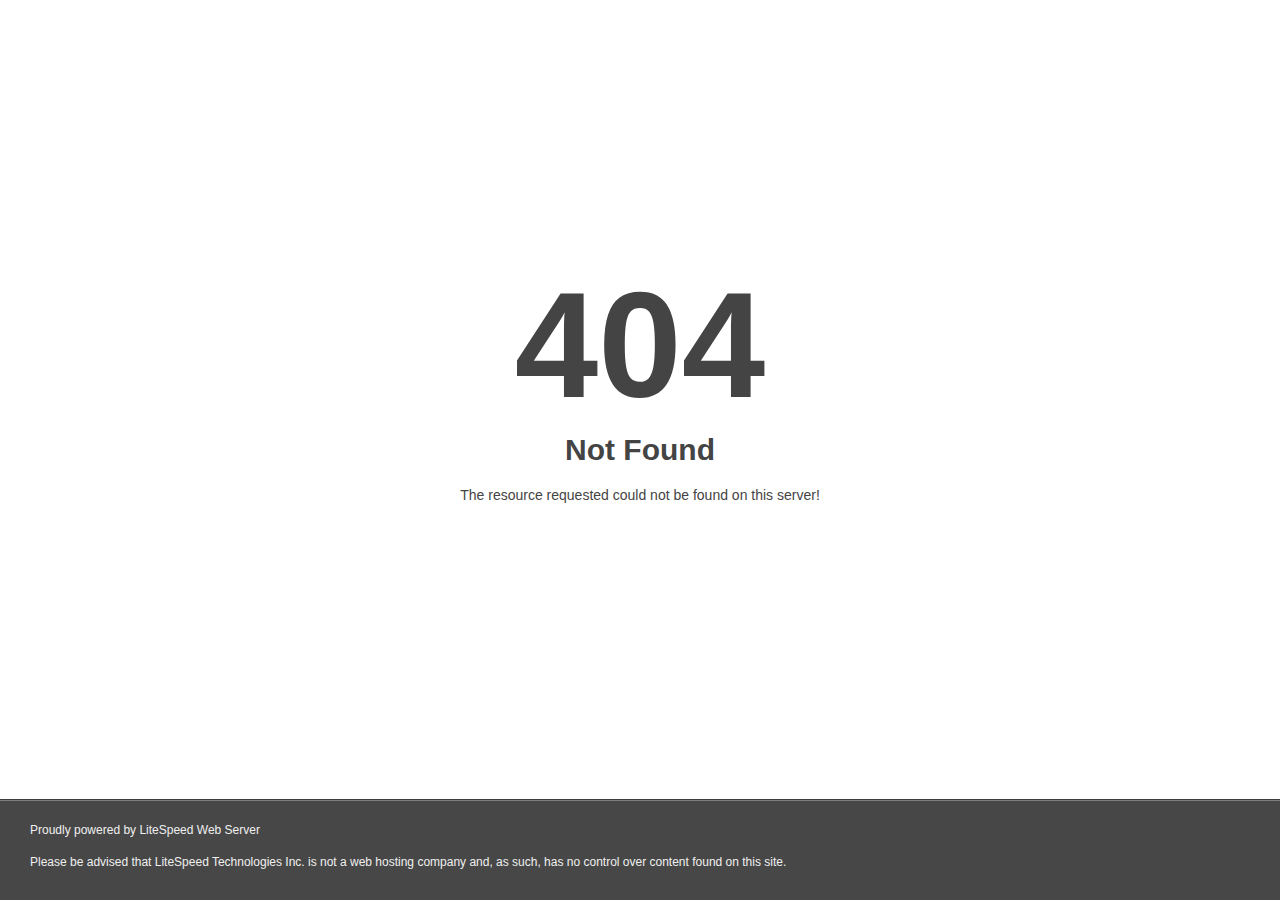
<file: img/preloader.html>
<!DOCTYPE html>
<html style="height:100%">
<head>
<meta name="viewport" content="width=device-width, initial-scale=1, shrink-to-fit=no" />
<title> 404 Not Found
</title><style>@media (prefers-color-scheme:dark){body{background-color:#000!important}}</style></head>
<body style="color: #444; margin:0;font: normal 14px/20px Arial, Helvetica, sans-serif; height:100%; background-color: #fff;">
<div style="height:auto; min-height:100%; ">     <div style="text-align: center; width:800px; margin-left: -400px; position:absolute; top: 30%; left:50%;">
        <h1 style="margin:0; font-size:150px; line-height:150px; font-weight:bold;">404</h1>
<h2 style="margin-top:20px;font-size: 30px;">Not Found
</h2>
<p>The resource requested could not be found on this server!</p>
</div></div><div style="color:#f0f0f0; font-size:12px;margin:auto;padding:0px 30px 0px 30px;position:relative;clear:both;height:100px;margin-top:-101px;background-color:#474747;border-top: 1px solid rgba(0,0,0,0.15);box-shadow: 0 1px 0 rgba(255, 255, 255, 0.3) inset;">
<br>Proudly powered by LiteSpeed Web Server<p>Please be advised that LiteSpeed Technologies Inc. is not a web hosting company and, as such, has no control over content found on this site.</p></div></body></html>
</file>
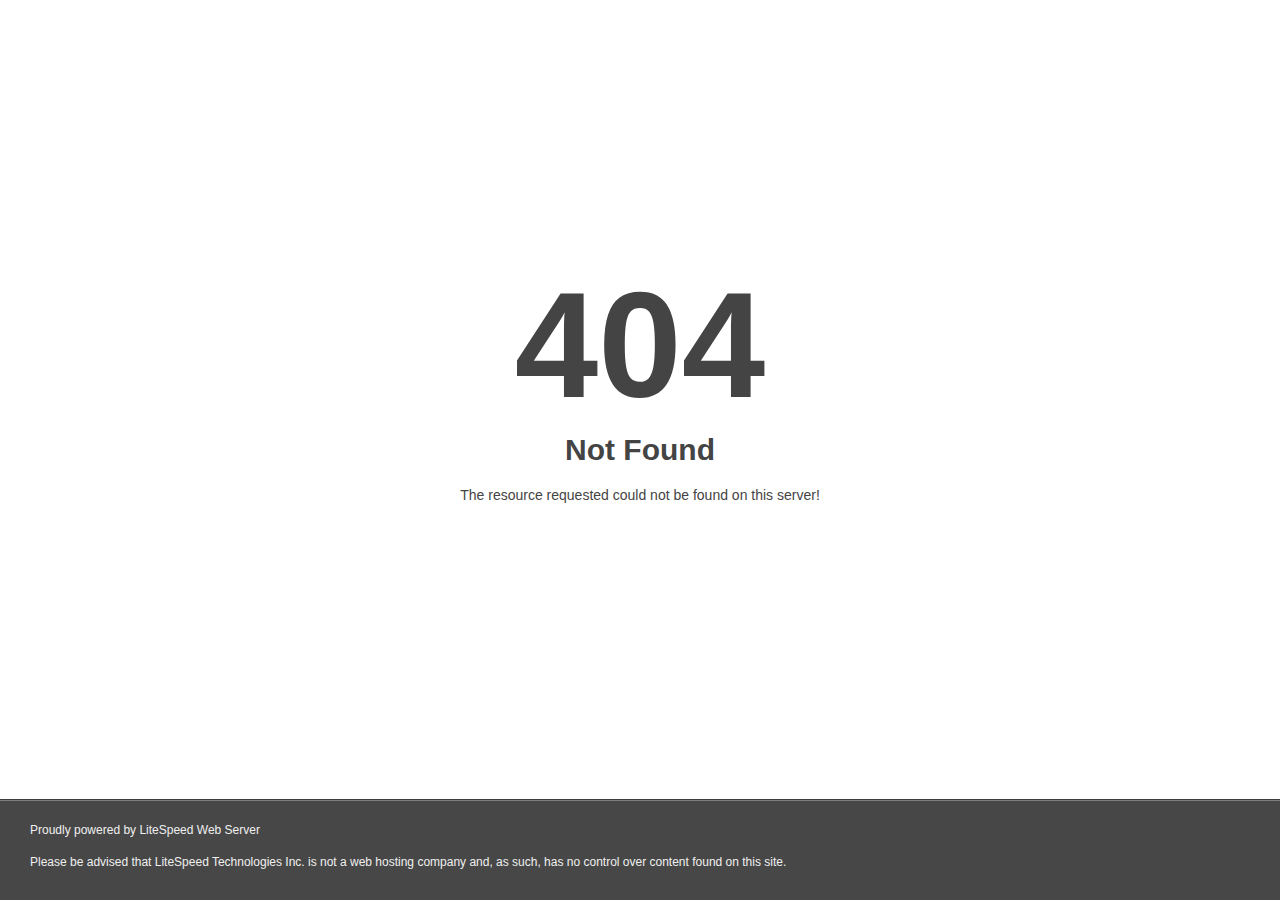
<file: css/overlays/02.html>
<!DOCTYPE html>
<html style="height:100%">

<head>
        <meta name="viewport" content="width=device-width, initial-scale=1, shrink-to-fit=no" />
        <title> 404 Not Found
        </title>
        <style>
                @media (prefers-color-scheme:dark) {
                        body {
                                background-color: #000 !important
                        }
                }
        </style>
</head>

<body
        style="color: #444; margin:0;font: normal 14px/20px Arial, Helvetica, sans-serif; height:100%; background-color: #fff;">
        <div style="height:auto; min-height:100%; ">
                <div
                        style="text-align: center; width:800px; margin-left: -400px; position:absolute; top: 30%; left:50%;">
                        <h1 style="margin:0; font-size:150px; line-height:150px; font-weight:bold;">404</h1>
                        <h2 style="margin-top:20px;font-size: 30px;">Not Found
                        </h2>
                        <p>The resource requested could not be found on this server!</p>
                </div>
        </div>
        <div
                style="color:#f0f0f0; font-size:12px;margin:auto;padding:0px 30px 0px 30px;position:relative;clear:both;height:100px;margin-top:-101px;background-color:#474747;border-top: 1px solid rgba(0,0,0,0.15);box-shadow: 0 1px 0 rgba(255, 255, 255, 0.3) inset;">
                <br>Proudly powered by LiteSpeed Web Server<p>Please be advised that LiteSpeed Technologies Inc. is not
                        a web hosting company and, as such, has no control over content found on this site.</p>
        </div>
</body>

</html>
</file>
<file: css/main-demo.css>
@import url("https://fonts.googleapis.com/css2?family=Manrope:wght@200;300;400;500;600;700;800&amp;display=swap");
.loader {
  position: fixed;
  top: 0;
  right: 0;
  bottom: 0;
  left: 0;
  z-index: 9999;
  background-color: #ededed;
  opacity: 1;
  visibility: visible;
  -webkit-transition: all 0.3s ease-in-out;
  -moz-transition: all 0.3s ease-in-out;
  transition: all 0.3s ease-in-out;
}
.loader.loaded {
  opacity: 0;
  visibility: hidden;
}

.loader__content {
  position: absolute;
  left: 50%;
  top: 50%;
  bottom: auto;
  right: auto;
  -webkit-transform: translateX(-50%) translateY(-50%);
  -moz-transform: translateX(-50%) translateY(-50%);
  -ms-transform: translateX(-50%) translateY(-50%);
  transform: translateX(-50%) translateY(-50%);
}

.loader__logo {
  width: 150px;
}
.loader__logo img {
  display: block;
  width: 100%;
  height: auto;
}

@-webkit-keyframes scaleOut {
  from {
    -webkit-transform: scale3d(1, 1, 1);
    transform: scale3d(1, 1, 1);
    opacity: 1;
  }
  to {
    -webkit-transform: scale3d(1.14, 1.14, 1.14);
    transform: scale3d(1.14, 1.14, 1.14);
    opacity: 0;
  }
}

@-moz-keyframes scaleOut {
  from {
    -moz-transform: scale3d(1, 1, 1);
    transform: scale3d(1, 1, 1);
    opacity: 1;
  }
  to {
    -moz-transform: scale3d(1.14, 1.14, 1.14);
    transform: scale3d(1.14, 1.14, 1.14);
    opacity: 0;
  }
}

@keyframes scaleOut {
  from {
    -webkit-transform: scale3d(1, 1, 1);
    -moz-transform: scale3d(1, 1, 1);
    transform: scale3d(1, 1, 1);
    opacity: 1;
  }
  to {
    -webkit-transform: scale3d(1.14, 1.14, 1.14);
    -moz-transform: scale3d(1.14, 1.14, 1.14);
    transform: scale3d(1.14, 1.14, 1.14);
    opacity: 0;
  }
}
.scaleOut {
  -webkit-animation: scaleOut 0.3s 1;
  -moz-animation: scaleOut 0.3s 1;
  animation: scaleOut 0.3s 1;
  -webkit-animation-fill-mode: both;
  -moz-animation-fill-mode: both;
  animation-fill-mode: both;
}

/* ------------------------------------------------*/
/* Loader Styles End */
/* ------------------------------------------------*/
/* ------------------------------------------------*/
/* Loading Animation Start */
/* ------------------------------------------------*/
body .demo__header,
body .demo__links {
  opacity: 0;
}
body .headline__title,
body .headline__btnholder {
  opacity: 0;
  -webkit-transform: translateX(3rem);
  -moz-transform: translateX(3rem);
  -ms-transform: translateX(3rem);
  transform: translateX(3rem);
}
body.loaded .headline__title,
body.loaded .headline__btnholder {
  opacity: 1;
  -webkit-transform: translateX(0);
  -moz-transform: translateX(0);
  -ms-transform: translateX(0);
  transform: translateX(0);
}
body.loaded .headline__title {
  -webkit-transition: opacity 0.5s 0s,
    -webkit-transform 0.5s 0s cubic-bezier(0.06, 0.71, 0.71, 1.25);
  transition: opacity 0.5s 0s,
    -webkit-transform 0.5s 0s cubic-bezier(0.06, 0.71, 0.71, 1.25);
  -moz-transition: opacity 0.5s 0s,
    transform 0.5s 0s cubic-bezier(0.06, 0.71, 0.71, 1.25),
    -moz-transform 0.5s 0s cubic-bezier(0.06, 0.71, 0.71, 1.25);
  transition: opacity 0.5s 0s,
    transform 0.5s 0s cubic-bezier(0.06, 0.71, 0.71, 1.25);
  transition: opacity 0.5s 0s,
    transform 0.5s 0s cubic-bezier(0.06, 0.71, 0.71, 1.25),
    -webkit-transform 0.5s 0s cubic-bezier(0.06, 0.71, 0.71, 1.25),
    -moz-transform 0.5s 0s cubic-bezier(0.06, 0.71, 0.71, 1.25);
}
body.loaded .headline__btnholder {
  -webkit-transition: opacity 0.5s 0.1s,
    -webkit-transform 0.5s 0.1s cubic-bezier(0.06, 0.71, 0.71, 1.25);
  transition: opacity 0.5s 0.1s,
    -webkit-transform 0.5s 0.1s cubic-bezier(0.06, 0.71, 0.71, 1.25);
  -moz-transition: opacity 0.5s 0.1s,
    transform 0.5s 0.1s cubic-bezier(0.06, 0.71, 0.71, 1.25),
    -moz-transform 0.5s 0.1s cubic-bezier(0.06, 0.71, 0.71, 1.25);
  transition: opacity 0.5s 0.1s,
    transform 0.5s 0.1s cubic-bezier(0.06, 0.71, 0.71, 1.25);
  transition: opacity 0.5s 0.1s,
    transform 0.5s 0.1s cubic-bezier(0.06, 0.71, 0.71, 1.25),
    -webkit-transform 0.5s 0.1s cubic-bezier(0.06, 0.71, 0.71, 1.25),
    -moz-transform 0.5s 0.1s cubic-bezier(0.06, 0.71, 0.71, 1.25);
}
body.loaded .demo__header,
body.loaded .demo__links {
  opacity: 1;
  -webkit-transition: opacity 0.5s 0.5s ease-in;
  -moz-transition: opacity 0.5s 0.5s ease-in;
  transition: opacity 0.5s 0.5s ease-in;
}

/* ------------------------------------------------*/
/* Loading Animation End */
/* ------------------------------------------------*/
/* ------------------------------------------------*/
/* Fonts Start */
/* ------------------------------------------------*/
/* ------------------------------------------------*/
/* Fonts End */
/* ------------------------------------------------*/
/* ------------------------------------------------*/
/* Base CSS Styles Start */
/* ------------------------------------------------*/
*,
*::before,
*::after {
  -webkit-box-sizing: border-box;
  -moz-box-sizing: border-box;
  box-sizing: border-box;
}

button:active,
button:focus {
  outline: none !important;
}

button::-moz-focus-inner {
  border: 0 !important;
}

input::-moz-focus-inner {
  border: 0 !important;
}

::-moz-selection {
  background-color: #8fa0c1;
  color: #131417;
  text-shadow: none;
}

::selection {
  background-color: #8fa0c1;
  color: #131417;
  text-shadow: none;
}

::-webkit-scrollbar {
  display: none;
  width: 5px;
  background: rgba(0, 0, 0, 0);
}
@media only screen and (min-width: 768px) {
  ::-webkit-scrollbar {
    display: block;
  }
}

::-webkit-scrollbar-track {
  border-radius: 20px;
  background-color: rgba(0, 0, 0, 0);
  padding-top: 3rem;
}

::-webkit-scrollbar-thumb {
  background-color: #eaa2b7;
  background: -webkit-gradient(
    linear,
    left top,
    left bottom,
    from(#f1c7d8),
    to(#b3c8f1)
  );
  background: linear-gradient(to bottom, #f1c7d8 0%, #b3c8f1 100%);
  border-radius: 10px;
}

html,
body {
  width: 100%;
  height: 100%;
}

html {
  font-family: sans-serif;
  font-size: 62.5%;
  -webkit-font-smoothing: antialiased;
  -moz-osx-font-smoothing: grayscale;
}

body {
  position: relative;
  min-width: 320px;
  overflow-x: hidden !important;
  font: normal 400 2.2rem/1.4 "Manrope", sans-serif;
  text-rendering: optimizeLegibility;
  background-color: #ededed;
  color: #131417;
  height: auto;
}
@media only screen and (min-width: 1400px) {
  body {
    font-size: 3rem;
  }
}

section {
  position: relative;
  width: 100%;
}

a {
  text-decoration: none;
  outline: 0;
  -webkit-tap-highlight-color: rgba(0, 0, 0, 0);
  -webkit-transition: all 0.6s ease-in-out;
  -moz-transition: all 0.6s ease-in-out;
  transition: all 0.6s ease-in-out;
}

img {
  display: block;
  width: 100%;
  height: auto;
}

.blur {
  position: absolute;
  z-index: 1;
  -moz-border-radius: 900px;
  border-radius: 900px;
  -webkit-filter: blur(clamp(40px, 7vw, 90px));
  filter: blur(clamp(40px, 7vw, 90px));
}
.blur:nth-of-type(1) {
  background: rgba(234, 162, 183, 0.4);
  height: clamp(400px, 70vw, 70vw);
  width: -moz-calc(clamp(400px, 70vw, 70vw) * 1.1);
  width: calc(clamp(400px, 70vw, 70vw) * 1.1);
  top: 60vh;
  left: 5vw;
}
.blur:nth-of-type(2) {
  background: rgba(179, 200, 241, 0.6);
  height: clamp(300px, 46vw, 46vw);
  width: -moz-calc(clamp(300px, 46vw, 46vw) * 0.75);
  width: calc(clamp(300px, 46vw, 46vw) * 0.75);
  top: 30vh;
  right: 30vw;
}
.blur:nth-of-type(3) {
  background: rgba(234, 162, 183, 0.4);
  height: clamp(100px, 20vw, 20vw);
  width: -moz-calc(clamp(100px, 20vw, 20vw) * 2);
  width: calc(clamp(100px, 20vw, 20vw) * 2);
  top: -10vh;
  left: -10vw;
}

.overflow-hidden {
  overflow: hidden !important;
}

.fullheight-mobile {
  position: relative;
  height: 100%;
}

.fullscreen-bg {
  position: absolute;
  top: 0;
  left: 0;
  width: 100%;
  height: 100%;
  overflow: hidden;
  background-color: #ededed;
}

.border-radius-l {
  -moz-border-radius: 3.6rem;
  border-radius: 3.6rem;
}

.border-radius-m {
  -moz-border-radius: 3.2rem;
  border-radius: 3.2rem;
}

.border-radius-s {
  -moz-border-radius: 1.6rem;
  border-radius: 1.6rem;
}

/* ------------------------------------------------*/
/* Base CSS Styles End */
/* ------------------------------------------------*/
/* ------------------------------------------------*/
/* Typography Styles Start */
/* ------------------------------------------------*/
h1 {
  font: normal 300 4rem/1.2 "Manrope", sans-serif;
  text-transform: uppercase;
  color: #131417;
}
@media only screen and (min-width: 768px) {
  h1 {
    font-size: 6rem;
    line-height: 1.1;
  }
}
@media only screen and (min-width: 1400px) {
  h1 {
    font-size: 8.4rem;
  }
}

.subscribe__title {
  padding-top: 0.3rem;
}
.subscribe__title .title {
  font: normal 300 3rem/1.1 "Manrope", sans-serif;
  text-transform: uppercase;
  color: #131417;
  margin-bottom: 2.4rem;
}
.subscribe__title .title.opposite {
  color: #ced8ef;
}
.subscribe__title .descr {
  font: normal 400 2rem/1.4 "Manrope", sans-serif;
  color: #131417;
  margin-bottom: 4rem;
}
.subscribe__title .descr span {
  font-weight: 700;
}
.subscribe__title .descr.opposite {
  font-weight: 300;
  color: #a1a8b2;
}
@media only screen and (min-width: 768px) {
  .subscribe__title .title {
    font-size: 5rem;
  }
  .subscribe__title .descr {
    font-size: 2.2rem;
  }
}
@media only screen and (min-width: 1400px) {
  .subscribe__title .title {
    font-size: 6rem;
  }
  .subscribe__title .descr {
    font-size: 3rem;
  }
}

p {
  font: normal 400 3rem/1.4 "Manrope", sans-serif;
  color: #484d54;
}
p.additional-text {
  font: normal 500 1.4rem/1.4 "Manrope", sans-serif;
  text-transform: uppercase;
  letter-spacing: 0.06rem;
  color: #484d54;
}
p.additional-text a {
  font: normal 500 1.4rem/1.4 "Manrope", sans-serif;
  text-transform: uppercase;
  letter-spacing: 0.06rem;
  color: #131417;
}

.footer__caption {
  font-size: 2.2rem;
}
@media only screen and (min-width: 1400px) {
  .footer__caption {
    font-size: 3rem;
  }
}

.contact-link {
  color: inherit;
  text-decoration: none;
  background: -webkit-gradient(
      linear,
      left top,
      right top,
      from(rgba(19, 20, 23, 0)),
      to(rgba(19, 20, 23, 0))
    ),
    -webkit-gradient(linear, left top, right top, from(#131417), to(#131417));
  background: -moz-linear-gradient(
      left,
      rgba(19, 20, 23, 0),
      rgba(19, 20, 23, 0)
    ),
    -moz-linear-gradient(left, #131417, #131417);
  background: linear-gradient(
      to right,
      rgba(19, 20, 23, 0),
      rgba(19, 20, 23, 0)
    ),
    linear-gradient(to right, #131417, #131417);
  -moz-background-size: 100% 1px, 0 1px;
  background-size: 100% 1px, 0 1px;
  background-position: 100% 100%, 0 100%;
  background-repeat: no-repeat;
  -webkit-transition: background-size 400ms, color 300ms;
  -moz-transition: background-size 400ms, color 300ms,
    -moz-background-size 400ms;
  transition: background-size 400ms, color 300ms;
  transition: background-size 400ms, color 300ms, -moz-background-size 400ms;
}
.no-touch .contact-link:hover {
  -moz-background-size: 0 1px, 100% 1px;
  background-size: 0 1px, 100% 1px;
}

.rounded-tag {
  display: inline-block;
  height: 2.8rem;
  padding: 0 1rem;
  margin: 0.5rem 1rem 0.5rem 0;
  font: normal 500 1.4rem/2.7rem "Manrope", sans-serif;
  text-transform: uppercase;
  letter-spacing: 0.06rem;
  color: #131417;
  border: 1px solid #131417;
  white-space: nowrap;
  -moz-border-radius: 1.6rem;
  border-radius: 1.6rem;
}
.rounded-tag.opposite {
  font-weight: 400;
  color: #ced8ef;
  border: 1px solid #ededed;
}
@media only screen and (min-width: 1400px) {
  .rounded-tag {
    height: 3.2rem;
    line-height: 3rem;
    font-size: 1.6rem;
  }
}

.caption__title {
  font-size: 2.6rem;
  line-height: 1.1;
  letter-spacing: 0.1rem;
  text-transform: uppercase;
  color: #131417;
  margin-bottom: 1rem;
}
@media only screen and (min-width: 1400px) {
  .caption__title {
    font-size: 3rem;
  }
}

/* ------------------------------------------------*/
/* Typography Styles End */
/* ------------------------------------------------*/
/* ------------------------------------------------*/
/* Forms and Forms Reply Groups Start */
/* ------------------------------------------------*/
.form-container {
  position: relative;
}

.form {
  opacity: 1;
  -webkit-transition: opacity 0.5s ease-in-out;
  -moz-transition: opacity 0.5s ease-in-out;
  transition: opacity 0.5s ease-in-out;
}
.form.is-hidden {
  opacity: 0;
}

form {
  position: relative;
  width: 100%;
}
form input,
form textarea {
  position: relative;
  display: block;
  width: 100%;
  border: none;
  outline: none;
  margin: 0;
  padding: 0;
  background-color: transparent;
  padding: 1rem;
  font: normal 600 2.2rem/1.4 "Manrope", sans-serif;
  -webkit-transition: border 0.3s, background-color 0.3s ease-in-out;
  -moz-transition: border 0.3s, background-color 0.3s ease-in-out;
  transition: border 0.3s, background-color 0.3s ease-in-out;
}
form input.margin-s,
form textarea.margin-s {
  margin: 0 0 0.6rem 0;
}
form input {
  height: 6.4rem;
  margin: 0 0 3.4rem 0;
}
form textarea {
  height: 16rem;
  resize: none;
  margin: 0 0 2.4rem 0;
}
form input.margin-s,
form textarea.margin-s {
  margin: 0 0 0.6rem 0;
}
form .inputs-description {
  display: block;
  width: 100%;
  margin-bottom: 1rem;
  padding: 0 0.2rem;
  text-align: right;
  font: normal 500 1.5rem/1.2 "Manrope", sans-serif;
}
@media only screen and (min-width: 1400px) {
  form textarea {
    height: 18rem;
  }
}

.form-dark ::-webkit-input-placeholder {
  font-weight: 400;
  color: #919498;
}
.form-dark :-moz-placeholder {
  font-weight: 400;
  color: #919498;
}
.form-dark ::-moz-placeholder {
  font-weight: 400;
  color: #919498;
}
.form-dark :-ms-input-placeholder {
  font-weight: 400;
  color: #919498;
}
.form-dark input:focus:required:invalid,
.form-dark textarea:focus:required:invalid {
  color: #131417;
}
.form-dark input:required:valid,
.form-dark textarea:required:valid {
  color: #131417;
}
.form-dark input,
.form-dark textarea {
  border-bottom: 2px solid rgba(19, 20, 23, 0.16);
  color: #131417;
}
.form-dark input:focus,
.form-dark textarea:focus {
  border-bottom: 2px solid #131417;
}
.form-dark .inputs-description {
  color: #6d7176;
}

.form-light ::-webkit-input-placeholder {
  font-weight: 300;
  color: #9097a3;
}
.form-light :-moz-placeholder {
  font-weight: 300;
  color: #9097a3;
}
.form-light ::-moz-placeholder {
  font-weight: 300;
  color: #9097a3;
}
.form-light :-ms-input-placeholder {
  font-weight: 300;
  color: #9097a3;
}
.form-light input:focus:required:invalid,
.form-light textarea:focus:required:invalid {
  color: #ced8ef;
}
.form-light input:required:valid,
.form-light textarea:required:valid {
  color: #ced8ef;
}
.form-light input,
.form-light textarea {
  border-bottom: 2px solid #9097a3;
  color: #ced8ef;
}
.form-light input:focus,
.form-light textarea:focus {
  border-bottom: 2px solid #ffffff;
}
.form-light .inputs-description {
  color: #9097a3;
}

.reply-group {
  position: absolute;
  left: 50%;
  top: 50%;
  bottom: auto;
  right: auto;
  -webkit-transform: translateX(-50%) translateY(-50%);
  -moz-transform: translateX(-50%) translateY(-50%);
  -ms-transform: translateX(-50%) translateY(-50%);
  transform: translateX(-50%) translateY(-50%);
  width: 100%;
  max-width: 400px;
  padding: 0 15px;
  text-align: center;
  opacity: 0;
  -webkit-transition: opacity 0.5s ease-in-out;
  -moz-transition: opacity 0.5s ease-in-out;
  transition: opacity 0.5s ease-in-out;
}
.reply-group.is-visible {
  opacity: 1;
}

.notify .reply-group {
  left: 0;
  top: 0;
  bottom: auto;
  right: auto;
  -webkit-transform: translateX(0) translateY(0);
  -moz-transform: translateX(0) translateY(0);
  -ms-transform: translateX(0) translateY(0);
  transform: translateX(0) translateY(0);
  padding: 10px 0 0 0;
  text-align: left;
}

.reply-group__icon {
  display: block;
  margin: 0 auto 1.7rem;
  font-size: 4rem;
  color: #131417;
}
.reply-group__icon.opposite {
  color: #eaa2b7;
}

.reply-group__title {
  font: normal 500 2.6rem/1.1 "Manrope", sans-serif;
  letter-spacing: 0.1rem;
  text-transform: uppercase;
  color: #131417;
  margin-bottom: 1.2rem;
}
.reply-group__title.opposite {
  color: #ced8ef;
}

.reply-group__text {
  display: block;
  font: normal 400 1.8rem/1.4 "Manrope", sans-serif;
  color: #131417;
}
.reply-group__text.opposite {
  font-weight: 300;
  color: #ced8ef;
}

.subscribe__form .reply-group {
  left: 0;
  top: 0;
  bottom: auto;
  right: auto;
  -webkit-transform: translateX(0) translateY(0);
  -moz-transform: translateX(0) translateY(0);
  -ms-transform: translateX(0) translateY(0);
  transform: translateX(0) translateY(0);
  padding: 10px 0 0 0;
  text-align: left;
}

/* ------------------------------------------------*/
/* Forms and Forms Reply Groups End */
/* ------------------------------------------------*/
/* ------------------------------------------------*/
/* Buttons & Triggers Styles Start */
/* ------------------------------------------------*/
.btn {
  position: relative;
  display: inline-block;
  border: none;
  outline: 0;
  padding: 0;
  font: inherit;
  background-color: transparent;
  cursor: pointer;
  text-decoration: none;
  -webkit-user-select: none;
  -moz-user-select: none;
  -ms-user-select: none;
  user-select: none;
  text-align: center;
}
.btn em {
  display: block;
}
.btn .btn-title {
  display: block;
  position: relative;
  -webkit-transform: translateY(0);
  -moz-transform: translateY(0);
  -ms-transform: translateY(0);
  transform: translateY(0);
  -webkit-transition: -webkit-transform 0.3s
    cubic-bezier(0.23, 0.65, 0.74, 1.09);
  transition: -webkit-transform 0.3s cubic-bezier(0.23, 0.65, 0.74, 1.09);
  -moz-transition: transform 0.3s cubic-bezier(0.23, 0.65, 0.74, 1.09),
    -moz-transform 0.3s cubic-bezier(0.23, 0.65, 0.74, 1.09);
  transition: transform 0.3s cubic-bezier(0.23, 0.65, 0.74, 1.09);
  transition: transform 0.3s cubic-bezier(0.23, 0.65, 0.74, 1.09),
    -webkit-transform 0.3s cubic-bezier(0.23, 0.65, 0.74, 1.09),
    -moz-transform 0.3s cubic-bezier(0.23, 0.65, 0.74, 1.09);
}
.btn .btn-hover {
  display: block;
  position: absolute;
  top: 0;
  left: 0;
  width: 100%;
  -webkit-transform: translateY(100%);
  -moz-transform: translateY(100%);
  -ms-transform: translateY(100%);
  transform: translateY(100%);
  -webkit-transition: -webkit-transform 0.3s
    cubic-bezier(0.23, 0.65, 0.74, 1.09);
  transition: -webkit-transform 0.3s cubic-bezier(0.23, 0.65, 0.74, 1.09);
  -moz-transition: transform 0.3s cubic-bezier(0.23, 0.65, 0.74, 1.09),
    -moz-transform 0.3s cubic-bezier(0.23, 0.65, 0.74, 1.09);
  transition: transform 0.3s cubic-bezier(0.23, 0.65, 0.74, 1.09);
  transition: transform 0.3s cubic-bezier(0.23, 0.65, 0.74, 1.09),
    -webkit-transform 0.3s cubic-bezier(0.23, 0.65, 0.74, 1.09),
    -moz-transform 0.3s cubic-bezier(0.23, 0.65, 0.74, 1.09);
}
.no-touch .btn:hover .btn-title {
  -webkit-transform: translateY(-100%);
  -moz-transform: translateY(-100%);
  -ms-transform: translateY(-100%);
  transform: translateY(-100%);
}
.no-touch .btn:hover .btn-hover {
  -webkit-transform: translateY(0);
  -moz-transform: translateY(0);
  -ms-transform: translateY(0);
  transform: translateY(0);
}
.no-touch .btn:hover .btn__background {
  -webkit-transform: scale(1.04);
  -moz-transform: scale(1.04);
  -ms-transform: scale(1.04);
  transform: scale(1.04);
}
@media only screen and (min-width: 768px) {
  .btn {
    display: inline-block;
  }
}

.btn-l {
  height: 6rem;
  -moz-border-radius: 3.2rem;
  border-radius: 3.2rem;
  padding: 0 2rem;
  font: normal 500 1.8rem/5.8rem "Manrope", sans-serif;
  text-transform: uppercase;
  letter-spacing: 0.06rem;
}

.btn__background {
  position: absolute;
  top: 0;
  left: 0;
  width: 100%;
  height: 100%;
  -moz-border-radius: 3.2rem;
  border-radius: 3.2rem;
  background-color: #ffffff;
  -webkit-transform: scale(1);
  -moz-transform: scale(1);
  -ms-transform: scale(1);
  transform: scale(1);
  -webkit-transition: -webkit-transform 0.3s
    cubic-bezier(0.23, 0.65, 0.74, 1.09);
  transition: -webkit-transform 0.3s cubic-bezier(0.23, 0.65, 0.74, 1.09);
  -moz-transition: transform 0.3s cubic-bezier(0.23, 0.65, 0.74, 1.09),
    -moz-transform 0.3s cubic-bezier(0.23, 0.65, 0.74, 1.09);
  transition: transform 0.3s cubic-bezier(0.23, 0.65, 0.74, 1.09);
  transition: transform 0.3s cubic-bezier(0.23, 0.65, 0.74, 1.09),
    -webkit-transform 0.3s cubic-bezier(0.23, 0.65, 0.74, 1.09),
    -moz-transform 0.3s cubic-bezier(0.23, 0.65, 0.74, 1.09);
}
.btn__background.dark {
  background-color: #131417;
  border: 1px solid #131417;
}
.btn__background.dark-outline {
  background-color: transparent;
  border: 1px solid #131417;
}

.btn__text {
  display: block;
  position: relative;
  overflow: hidden;
}
.btn__text.light {
  font-weight: 500;
  color: #ffffff;
}
.btn__text.dark {
  font-weight: 600;
  color: #131417;
}

.btn-s {
  height: 3.2rem;
  -moz-border-radius: 1.8rem;
  border-radius: 1.8rem;
  padding: 0 1.2rem;
  font: normal 600 1.5rem/3.2rem "Manrope", sans-serif;
  text-transform: uppercase;
  letter-spacing: 0.06rem;
}

.btn-s-text {
  font: normal 600 1.5rem/3.2rem "Manrope", sans-serif;
  text-transform: uppercase;
  letter-spacing: 0.06rem;
  color: #131417;
  overflow: hidden;
}

.btn-s-icon {
  width: 3.2rem;
  height: 3.2rem;
  -moz-border-radius: 50%;
  border-radius: 50%;
  padding: 0;
  margin-right: 1rem;
}
.btn-s-icon:last-of-type {
  margin-right: 0;
}
.btn-s-icon .btn-title,
.btn-s-icon .btn-hover {
  display: none;
}
@media only screen and (min-width: 768px) {
  .btn-s-icon {
    width: auto;
    -moz-border-radius: 1.6rem;
    border-radius: 1.6rem;
    padding: 0 1.2rem;
  }
  .btn-s-icon i {
    display: none;
  }
  .btn-s-icon .btn-title,
  .btn-s-icon .btn-hover {
    display: block;
  }
}

.btn-bottom {
  display: -webkit-box;
  display: -moz-box;
  display: -ms-flexbox;
  display: flex;
  -ms-flex-wrap: wrap;
  flex-wrap: wrap;
  -webkit-box-orient: horizontal;
  -webkit-box-direction: normal;
  -moz-box-orient: horizontal;
  -moz-box-direction: normal;
  -ms-flex-direction: row;
  flex-direction: row;
  -webkit-box-pack: start;
  -moz-box-pack: start;
  -ms-flex-pack: start;
  justify-content: flex-start;
  -webkit-box-align: center;
  -moz-box-align: center;
  -ms-flex-align: center;
  align-items: center;
}
.btn-bottom .circle {
  position: relative;
  width: 10rem;
  height: 10rem;
  -moz-border-radius: 50%;
  border-radius: 50%;
  border: 1px solid #494d56;
  background-color: transparent;
  overflow: hidden;
  -webkit-transform: scale(1);
  -moz-transform: scale(1);
  -ms-transform: scale(1);
  transform: scale(1);
  -webkit-transition: -webkit-transform 0.3s
    cubic-bezier(0.23, 0.65, 0.74, 1.09);
  transition: -webkit-transform 0.3s cubic-bezier(0.23, 0.65, 0.74, 1.09);
  -moz-transition: transform 0.3s cubic-bezier(0.23, 0.65, 0.74, 1.09),
    -moz-transform 0.3s cubic-bezier(0.23, 0.65, 0.74, 1.09);
  transition: transform 0.3s cubic-bezier(0.23, 0.65, 0.74, 1.09);
  transition: transform 0.3s cubic-bezier(0.23, 0.65, 0.74, 1.09),
    -webkit-transform 0.3s cubic-bezier(0.23, 0.65, 0.74, 1.09),
    -moz-transform 0.3s cubic-bezier(0.23, 0.65, 0.74, 1.09);
}
.btn-bottom .circle__icon {
  display: -webkit-box;
  display: -moz-box;
  display: -ms-flexbox;
  display: flex;
  position: absolute;
  left: 50%;
  top: 50%;
  bottom: auto;
  right: auto;
  -webkit-transform: translateX(-50%) translateY(-50%);
  -moz-transform: translateX(-50%) translateY(-50%);
  -ms-transform: translateX(-50%) translateY(-50%);
  transform: translateX(-50%) translateY(-50%);
  overflow: hidden;
}
.btn-bottom .circle__icon svg {
  display: block;
  position: relative;
}
.btn-bottom .caption {
  margin-left: 3rem;
  font: normal 600 1.5rem/3.1rem "Manrope", sans-serif;
  text-transform: uppercase;
  letter-spacing: 0.06rem;
  color: #494d56;
  -webkit-transition: colors 0.3s;
  -moz-transition: colors 0.3s;
  transition: colors 0.3s;
}
.no-touch .btn-bottom:hover .circle {
  -webkit-transform: scale(1.03);
  -moz-transform: scale(1.03);
  -ms-transform: scale(1.03);
  transform: scale(1.03);
}
.no-touch .btn-bottom:hover .caption {
  color: #131417;
}
.no-touch .btn-bottom.anim-down:hover .circle__icon svg {
  -webkit-animation: 0.4s ease-in-out 0s 1 both slideOutCorner;
  -moz-animation: 0.4s ease-in-out 0s 1 both slideOutCorner;
  animation: 0.4s ease-in-out 0s 1 both slideOutCorner;
}

.to-top {
  position: relative;
  display: block;
  position: fixed;
  right: 1.5rem;
  bottom: 3rem;
  width: 5rem;
  height: 5rem;
  -moz-border-radius: 50%;
  border-radius: 50%;
  z-index: 10;
  visibility: hidden;
  opacity: 0;
  -webkit-transition: opacity 0.3s 0s, visibility 0s 0.3s;
  -moz-transition: opacity 0.3s 0s, visibility 0s 0.3s;
  transition: opacity 0.3s 0s, visibility 0s 0.3s;
}
.to-top .circle {
  position: relative;
  display: block;
  width: 100%;
  height: 100%;
  -moz-border-radius: 50%;
  border-radius: 50%;
  border: 1px solid #494d56;
  overflow: hidden;
  -webkit-transform: scale(1);
  -moz-transform: scale(1);
  -ms-transform: scale(1);
  transform: scale(1);
  -webkit-transition: -webkit-transform 0.3s
    cubic-bezier(0.23, 0.65, 0.74, 1.09);
  transition: -webkit-transform 0.3s cubic-bezier(0.23, 0.65, 0.74, 1.09);
  -moz-transition: transform 0.3s cubic-bezier(0.23, 0.65, 0.74, 1.09),
    -moz-transform 0.3s cubic-bezier(0.23, 0.65, 0.74, 1.09);
  transition: transform 0.3s cubic-bezier(0.23, 0.65, 0.74, 1.09);
  transition: transform 0.3s cubic-bezier(0.23, 0.65, 0.74, 1.09),
    -webkit-transform 0.3s cubic-bezier(0.23, 0.65, 0.74, 1.09),
    -moz-transform 0.3s cubic-bezier(0.23, 0.65, 0.74, 1.09);
}
.to-top .circle__icon {
  display: -webkit-box;
  display: -moz-box;
  display: -ms-flexbox;
  display: flex;
  position: absolute;
  left: 50%;
  top: 50%;
  bottom: auto;
  right: auto;
  -webkit-transform: translateX(-50%) translateY(-50%);
  -moz-transform: translateX(-50%) translateY(-50%);
  -ms-transform: translateX(-50%) translateY(-50%);
  transform: translateX(-50%) translateY(-50%);
  overflow: hidden;
}
.to-top .circle__icon svg {
  display: block;
  position: relative;
}
.no-touch .to-top:hover {
  opacity: 1;
}
.no-touch .to-top:hover .circle {
  -webkit-transform: scale(1.03);
  -moz-transform: scale(1.03);
  -ms-transform: scale(1.03);
  transform: scale(1.03);
}
.no-touch .to-top:hover .circle__icon svg {
  -webkit-animation: 0.4s ease-in-out 0s 1 both slideOutUp;
  -moz-animation: 0.4s ease-in-out 0s 1 both slideOutUp;
  animation: 0.4s ease-in-out 0s 1 both slideOutUp;
}
.to-top.is-visible {
  visibility: visible;
  opacity: 1;
}
.to-top.fade-out {
  opacity: 0.4;
}
@media only screen and (min-width: 1200px) {
  .to-top {
    position: fixed;
    right: 1.5rem;
    bottom: 2rem;
  }
}

@-webkit-keyframes slideOutUp {
  0% {
    -webkit-transform: translateX(0);
    transform: translateX(0);
  }
  50% {
    -webkit-transform: translateY(-100%);
    transform: translateY(-100%);
  }
  51% {
    opacity: 0;
  }
  52% {
    -webkit-transform: translateY(100%);
    transform: translateY(100%);
    opacity: 0;
  }
  53% {
    opacity: 1;
  }
  100% {
    -webkit-transform: translateX(0);
    transform: translateX(0);
  }
}

@-moz-keyframes slideOutUp {
  0% {
    -moz-transform: translateX(0);
    transform: translateX(0);
  }
  50% {
    -moz-transform: translateY(-100%);
    transform: translateY(-100%);
  }
  51% {
    opacity: 0;
  }
  52% {
    -moz-transform: translateY(100%);
    transform: translateY(100%);
    opacity: 0;
  }
  53% {
    opacity: 1;
  }
  100% {
    -moz-transform: translateX(0);
    transform: translateX(0);
  }
}

@keyframes slideOutUp {
  0% {
    -webkit-transform: translateX(0);
    -moz-transform: translateX(0);
    transform: translateX(0);
  }
  50% {
    -webkit-transform: translateY(-100%);
    -moz-transform: translateY(-100%);
    transform: translateY(-100%);
  }
  51% {
    opacity: 0;
  }
  52% {
    -webkit-transform: translateY(100%);
    -moz-transform: translateY(100%);
    transform: translateY(100%);
    opacity: 0;
  }
  53% {
    opacity: 1;
  }
  100% {
    -webkit-transform: translateX(0);
    -moz-transform: translateX(0);
    transform: translateX(0);
  }
}
@-webkit-keyframes slideOutCorner {
  0% {
    -webkit-transform: translateX(0) translateY(0);
    transform: translateX(0) translateY(0);
  }
  50% {
    -webkit-transform: translateX(100%) translateY(100%);
    transform: translateX(100%) translateY(100%);
  }
  51% {
    opacity: 0;
  }
  52% {
    -webkit-transform: translateX(-100%) translateY(-100%);
    transform: translateX(-100%) translateY(-100%);
    opacity: 0;
  }
  53% {
    opacity: 1;
  }
  100% {
    -webkit-transform: translateX(0) translateY(0);
    transform: translateX(0) translateY(0);
  }
}
@-moz-keyframes slideOutCorner {
  0% {
    -moz-transform: translateX(0) translateY(0);
    transform: translateX(0) translateY(0);
  }
  50% {
    -moz-transform: translateX(100%) translateY(100%);
    transform: translateX(100%) translateY(100%);
  }
  51% {
    opacity: 0;
  }
  52% {
    -moz-transform: translateX(-100%) translateY(-100%);
    transform: translateX(-100%) translateY(-100%);
    opacity: 0;
  }
  53% {
    opacity: 1;
  }
  100% {
    -moz-transform: translateX(0) translateY(0);
    transform: translateX(0) translateY(0);
  }
}
@keyframes slideOutCorner {
  0% {
    -webkit-transform: translateX(0) translateY(0);
    -moz-transform: translateX(0) translateY(0);
    transform: translateX(0) translateY(0);
  }
  50% {
    -webkit-transform: translateX(100%) translateY(100%);
    -moz-transform: translateX(100%) translateY(100%);
    transform: translateX(100%) translateY(100%);
  }
  51% {
    opacity: 0;
  }
  52% {
    -webkit-transform: translateX(-100%) translateY(-100%);
    -moz-transform: translateX(-100%) translateY(-100%);
    transform: translateX(-100%) translateY(-100%);
    opacity: 0;
  }
  53% {
    opacity: 1;
  }
  100% {
    -webkit-transform: translateX(0) translateY(0);
    -moz-transform: translateX(0) translateY(0);
    transform: translateX(0) translateY(0);
  }
}
/* ------------------------------------------------*/
/* Buttons & Triggers Styles End */
/* ------------------------------------------------*/
/* ------------------------------------------------*/
/* Header Start */
/* ------------------------------------------------*/
.demo__header {
  position: fixed;
  top: 0;
  left: 0;
  width: 100%;
  min-width: 320px;
  padding: 1.5rem;
  z-index: 10;
}
@media only screen and (min-width: 768px) {
  .demo__header {
    padding: 3rem;
  }
}
@media only screen and (min-width: 1400px) {
  .demo__header {
    max-width: 1760px;
    left: auto;
    left: 50%;
    right: auto;
    -webkit-transform: translateX(-50%);
    -moz-transform: translateX(-50%);
    -ms-transform: translateX(-50%);
    transform: translateX(-50%);
  }
}

.header__content {
  height: 62px;
  padding: 0 1.5rem;
  -moz-border-radius: 3.1rem;
  border-radius: 3.1rem;
  -webkit-transition: background-color 0.3s ease-in-out;
  -moz-transition: background-color 0.3s ease-in-out;
  transition: background-color 0.3s ease-in-out;
}
@media only screen and (min-width: 768px) {
  .header__content {
    height: 72px;
    padding: 0 2rem;
    -moz-border-radius: 3.6rem;
    border-radius: 3.6rem;
  }
}
@media only screen and (min-width: 1400px) {
  .header__content {
    height: 92px;
    padding: 0 3rem;
    -moz-border-radius: 4.6rem;
    border-radius: 4.6rem;
  }
}

.demo__header.blurred .header__content {
  background-color: rgba(255, 255, 255, 0.2);
  -webkit-backdrop-filter: blur(14px);
  backdrop-filter: blur(14px);
}

/* ------------------------------------------------*/
/* Header End */
/* ------------------------------------------------*/
/* ------------------------------------------------*/
/* Main Container Start */
/* ------------------------------------------------*/
.demo__wrapper {
  position: relative;
  width: 100%;
  min-width: 320px;
  height: 100%;
  padding: 1.5rem 0;
  overflow-y: auto;
  overflow-x: hidden;
  z-index: 6;
}
@media only screen and (min-width: 768px) {
  .demo__wrapper {
    padding: 3rem 0;
  }
}

/* ------------------------------------------------*/
/* Main Container End */
/* ------------------------------------------------*/
/* ------------------------------------------------*/
/* Intro Start */
/* ------------------------------------------------*/
.reveal-text {
  visibility: hidden;
}

.line {
  position: relative;
  overflow: hidden;
  display: -webkit-box;
  display: -moz-box;
  display: -ms-flexbox;
  display: flex;
}

.demo__intro {
  position: relative;
  padding: 62px 1.5rem 0 1.5rem;
}
@media only screen and (min-width: 768px) {
  .demo__intro {
    padding: 72px 3rem 0 3rem;
  }
}
@media only screen and (min-width: 1400px) {
  .demo__intro {
    max-width: 1760px;
    margin: 0 auto;
    padding: 92px 3rem 0 3rem;
  }
}

.intro__content {
  position: relative;
  padding: 8rem 0;
}
@media only screen and (min-width: 768px) {
  .intro__content {
    padding: 10rem 0;
  }
}
.headline {
  padding: 0 1.5rem;
}
@media only screen and (min-width: 768px) {
  .headline {
    padding: 0 2rem;
  }
}
@media only screen and (min-width: 1400px) {
  .headline {
    padding: 0 3rem;
  }
}

@media only screen and (min-width: 1200px) {
  .headline__title {
    max-width: 90rem;
  }
}
@media only screen and (min-width: 1400px) {
  .headline__title {
    max-width: 120rem;
  }
}

.headline__btnholder {
  margin-top: 4rem;
  padding-bottom: 1.5rem;
}
@media only screen and (min-width: 768px) {
  .headline__btnholder {
    margin-top: 3.6rem;
    padding-bottom: 2rem;
  }
}
@media only screen and (min-width: 1400px) {
  .headline__btnholder {
    margin-top: 3.3rem;
    padding-bottom: 3rem;
  }
}

/* ------------------------------------------------*/
/* Intro End */
/* ------------------------------------------------*/
/* ------------------------------------------------*/
/* Preview Start */
/* ------------------------------------------------*/
.demo__links {
  position: relative;
  padding: 0 1.5rem;
  z-index: 6;
}
@media only screen and (min-width: 768px) {
  .demo__links {
    padding: 0 3rem;
  }
}
@media only screen and (min-width: 1400px) {
  .demo__links {
    max-width: 1760px;
    margin: 0 auto;
  }
}

.links__card {
  position: relative;
  padding: 0 1.5rem;
}
@media only screen and (min-width: 768px) {
  .links__card {
    padding: 0 2rem;
  }
}
@media only screen and (min-width: 1400px) {
  .links__card {
    padding: 0 3rem;
  }
}

.card__item {
  position: relative;
  height: 100%;
  overflow: hidden;
  background-color: rgba(255, 255, 255, 0.5);
  -webkit-transition: all 0.3s cubic-bezier(0.23, 0.65, 0.74, 1.09);
  -moz-transition: all 0.3s cubic-bezier(0.23, 0.65, 0.74, 1.09);
  transition: all 0.3s cubic-bezier(0.23, 0.65, 0.74, 1.09);
}
.no-touch .card__item:hover {
  -webkit-transform: translate3d(0, -0.6rem, 0);
  -moz-transform: translate3d(0, -0.6rem, 0);
  transform: translate3d(0, -0.6rem, 0);
  -webkit-box-shadow: 0 14px 28px rgba(24, 59, 126, 0.15),
    0 10px 10px rgba(24, 59, 126, 0.12);
  -moz-box-shadow: 0 14px 28px rgba(24, 59, 126, 0.15),
    0 10px 10px rgba(24, 59, 126, 0.12);
  box-shadow: 0 14px 28px rgba(24, 59, 126, 0.15),
    0 10px 10px rgba(24, 59, 126, 0.12);
}

.card__image {
  display: block;
  cursor: pointer;
}

.card__caption {
  padding: 2rem;
}
@media only screen and (min-width: 768px) {
  .card__caption {
    padding: 3rem;
  }
}

/* ------------------------------------------------*/
/* Preview Sections End */
/* ------------------------------------------------*/
/* ------------------------------------------------*/
/* Subscribe Block Start */
/* ------------------------------------------------*/
.demo__subscribe {
  position: relative;
  padding: 0 3rem;
}
@media only screen and (min-width: 768px) {
  .demo__subscribe {
    padding: 0 5rem;
  }
}
@media only screen and (min-width: 1400px) {
  .demo__subscribe {
    padding: 0 6rem;
    max-width: 1760px;
    margin: 0 auto;
  }
}

.subscribe__container {
  position: relative;
  background-color: #131417;
  overflow: hidden;
}
@media only screen and (min-width: 1200px) {
  .subscribe__container {
    background-repeat: no-repeat;
    background-position: right bottom;
    -moz-background-size: cover;
    background-size: cover;
    background-image: url(../img/demo/bg-subscribe.webp);
  }
}

.subscribe__form {
  padding: 5rem 2rem;
}
@media only screen and (min-width: 768px) {
  .subscribe__form {
    padding: 7rem;
  }
}
@media only screen and (min-width: 1400px) {
  .subscribe__form {
    padding: 10rem;
  }
}

.subscribe__title,
.form-container {
  max-width: 560px;
}

.subscribe__image {
  display: block;
  position: absolute;
  top: 0;
  left: 0;
  width: auto;
  height: 100%;
}
@media only screen and (min-width: 1921px) {
  .subscribe__image {
    left: auto;
    right: 0;
  }
}

/* ------------------------------------------------*/
/* Subscribe Block End */
/* ------------------------------------------------*/
/* ------------------------------------------------*/
/* Footer Styles Start */
/* ------------------------------------------------*/
.demo__footer {
  position: relative;
  min-width: 320px;
}
@media only screen and (min-width: 1400px) {
  .demo__footer {
    max-width: 1760px;
    margin: 0 auto;
  }
}

.footer__container {
  position: relative;
  padding: 0 1.5rem;
}
@media only screen and (min-width: 768px) {
  .footer__container {
    padding: 0 3rem;
  }
}

.footer__content {
  padding: 3.5rem 1.5rem;
  text-align: center;
}
@media only screen and (min-width: 768px) {
  .footer__content {
    padding: 4rem 3rem;
  }
}
@media only screen and (min-width: 1200px) {
  .footer__content {
    padding: 4rem 3rem 7rem 3rem;
  }
}
@media only screen and (min-width: 1400px) {
  .footer__content {
    padding: 7rem 3rem 10rem 3rem;
  }
}

.footer__logo {
  margin-bottom: 2rem;
}
.footer__logo img {
  width: 160px;
  margin: 0 auto;
}
@media only screen and (min-width: 1200px) {
  .footer__logo {
    padding-top: 0;
  }
}

.footer__caption {
  font-size: 2rem;
  font-weight: 400;
  max-width: 500px;
  margin: 0 auto;
}

.footer__btngroup {
  display: -webkit-box;
  display: -moz-box;
  display: -ms-flexbox;
  display: flex;
  -webkit-box-pack: center;
  -moz-box-pack: center;
  -ms-flex-pack: center;
  justify-content: center;
  margin-top: 3.4rem;
}

.footer__links {
  padding: 1.5rem 0;
}
@media only screen and (min-width: 768px) {
  .footer__links {
    padding: 3rem 0;
  }
}
@media only screen and (min-width: 1200px) {
  .footer__links {
    position: absolute;
    bottom: 0;
    left: 0;
    width: 100%;
    padding: 2rem 5rem;
  }
}
@media only screen and (min-width: 1400px) {
  .footer__links {
    padding: 2rem 6rem;
  }
}

/* ------------------------------------------------*/
/* Footer Styles End */
/* ------------------------------------------------*/
/* ------------------------------------------------*/
/* Marquee Styles End */
/* ------------------------------------------------*/
.decor {
  display: -webkit-box;
  display: -moz-box;
  display: -ms-flexbox;
  display: flex;
  position: relative;
  -webkit-box-align: center;
  -moz-box-align: center;
  -ms-flex-align: center;
  align-items: center;
  width: 100%;
  min-width: 320px;
  height: 62px;
  background-color: rgba(255, 255, 255, 0.2);
  -moz-border-radius: 3.1rem;
  border-radius: 3.1rem;
  overflow: hidden;
}
@media only screen and (min-width: 768px) {
  .decor {
    height: 72px;
    -moz-border-radius: 3.6rem;
    border-radius: 3.6rem;
  }
}
@media only screen and (min-width: 1400px) {
  .decor {
    height: 92px;
    -moz-border-radius: 4.6rem;
    border-radius: 4.6rem;
  }
}

.marquee {
  display: -webkit-box;
  display: -moz-box;
  display: -ms-flexbox;
  display: flex;
  position: relative;
  -webkit-box-align: center;
  -moz-box-align: center;
  -ms-flex-align: center;
  align-items: center;
  overflow: hidden;
  width: 100%;
  gap: 0;
  -webkit-user-select: none;
  -moz-user-select: none;
  -ms-user-select: none;
  user-select: none;
  padding: 5rem 0;
}
.marquee.small {
  padding: 0;
}
@media only screen and (min-width: 768px) {
  .marquee {
    padding: 7rem 0;
  }
  .marquee.small {
    padding: 0;
  }
}
@media only screen and (min-width: 1200px) {
  .marquee.small {
    padding: 0;
  }
}
@media only screen and (min-width: 1400px) {
  .marquee {
    padding: 10rem 0;
  }
  .marquee.small {
    padding: 0;
  }
}

.marquee-content {
  display: -webkit-box;
  display: -moz-box;
  display: -ms-flexbox;
  display: flex;
  -ms-flex-negative: 0;
  flex-shrink: 0;
  -ms-flex-pack: distribute;
  justify-content: space-around;
  gap: 0;
}

@-webkit-keyframes scroll {
  from {
    -webkit-transform: translateX(0);
    transform: translateX(0);
  }
  to {
    -webkit-transform: translateX(calc(-100% - 1rem));
    transform: translateX(calc(-100% - 1rem));
  }
}

@-moz-keyframes scroll {
  from {
    -moz-transform: translateX(0);
    transform: translateX(0);
  }
  to {
    -moz-transform: translateX(-moz-calc(-100% - 1rem));
    transform: translateX(calc(-100% - 1rem));
  }
}

@keyframes scroll {
  from {
    -webkit-transform: translateX(0);
    -moz-transform: translateX(0);
    transform: translateX(0);
  }
  to {
    -webkit-transform: translateX(calc(-100% - 1rem));
    -moz-transform: translateX(-moz-calc(-100% - 1rem));
    transform: translateX(calc(-100% - 1rem));
  }
}
.scroll {
  -webkit-animation: scroll 24s linear infinite;
  -moz-animation: scroll 24s linear infinite;
  animation: scroll 24s linear infinite;
}

.marquee {
  background-color: transparent;
}
.marquee span {
  display: block;
  position: relative;
  white-space: nowrap;
  font: normal 300 4rem/1.1 "Manrope", sans-serif;
  text-transform: uppercase;
  letter-spacing: 0.1rem;
  color: #131417;
  padding-right: 74px;
}
.marquee span::after {
  content: "";
  display: block;
  position: absolute;
  top: 0;
  right: 0;
  width: 74px;
  height: 100%;
  color: #eaa2b7;
  -moz-background-size: 32px 32px;
  background-size: 32px 32px;
  background-image: url("../img/icons/60x60-star.svg");
  background-repeat: no-repeat;
  background-position: center;
}
.marquee.small span {
  font-size: 2.8rem;
  padding-right: 58px;
}
.marquee.small span::after {
  width: 58px;
  height: 100%;
  color: #eaa2b7;
  -moz-background-size: 24px 24px;
  background-size: 24px 24px;
  background-image: url("../img/icons/24x24-star.svg");
}
.marquee.opposite {
  background-color: #ededed;
}
.marquee.opposite span {
  font-weight: 400;
  color: #9097a3;
}
.marquee.opposite span::after {
  color: #eaa2b7;
}
@media only screen and (min-width: 768px) {
  .marquee span {
    font-size: 6rem;
    padding-right: 110px;
  }
  .marquee span::after {
    width: 110px;
    -moz-background-size: 50px 50px;
    background-size: 50px 50px;
  }
}
@media only screen and (min-width: 1400px) {
  .marquee span {
    font-size: 8.4rem;
    padding-right: 140px;
  }
  .marquee span::after {
    width: 140px;
    -moz-background-size: 60px 60px;
    background-size: 60px 60px;
  }
  .marquee.small span {
    font-size: 3.4rem;
    padding-right: 74px;
  }
  .marquee.small span::after {
    width: 74px;
    height: 100%;
    color: #eaa2b7;
    -moz-background-size: 28px 28px;
    background-size: 28px 28px;
  }
}

/* ------------------------------------------------*/
/* Marquee Styles Start */
/* ------------------------------------------------*/
</file>
<file: css/loaders/loader.css>
.loader {
  position: fixed;
  top: 0;
  right: 0;
  bottom: 0;
  left: 0;
  z-index: 9999;
  background-color: #ededed;
  opacity: 1;
  visibility: visible;
  -webkit-transition: all 0.3s ease-in-out;
  -moz-transition: all 0.3s ease-in-out;
  transition: all 0.3s ease-in-out;
}
.loader.loaded {
  opacity: 0;
  visibility: hidden;
}

.loader__content {
  position: absolute;
  left: 50%;
  top: 50%;
  bottom: auto;
  right: auto;
  -webkit-transform: translateX(-50%) translateY(-50%);
  -moz-transform: translateX(-50%) translateY(-50%);
  -ms-transform: translateX(-50%) translateY(-50%);
  transform: translateX(-50%) translateY(-50%);
}

.loader__logo {
  width: 150px;
}
.loader__logo img {
  display: block;
  width: 100%;
  height: auto;
}

@-webkit-keyframes scaleOut {
  from {
    -webkit-transform: scale3d(1, 1, 1);
    transform: scale3d(1, 1, 1);
    opacity: 1;
  }
  to {
    -webkit-transform: scale3d(1.14, 1.14, 1.14);
    transform: scale3d(1.14, 1.14, 1.14);
    opacity: 0;
  }
}

@-moz-keyframes scaleOut {
  from {
    -moz-transform: scale3d(1, 1, 1);
    transform: scale3d(1, 1, 1);
    opacity: 1;
  }
  to {
    -moz-transform: scale3d(1.14, 1.14, 1.14);
    transform: scale3d(1.14, 1.14, 1.14);
    opacity: 0;
  }
}

@keyframes scaleOut {
  from {
    -webkit-transform: scale3d(1, 1, 1);
    -moz-transform: scale3d(1, 1, 1);
    transform: scale3d(1, 1, 1);
    opacity: 1;
  }
  to {
    -webkit-transform: scale3d(1.14, 1.14, 1.14);
    -moz-transform: scale3d(1.14, 1.14, 1.14);
    transform: scale3d(1.14, 1.14, 1.14);
    opacity: 0;
  }
}
.scaleOut {
  -webkit-animation: scaleOut 0.3s 1;
  -moz-animation: scaleOut 0.3s 1;
  animation: scaleOut 0.3s 1;
  -webkit-animation-fill-mode: both;
  -moz-animation-fill-mode: both;
  animation-fill-mode: both;
}

/* ------------------------------------------------*/
/* Loader Styles End */
/* ------------------------------------------------*/
</file>
<file: css/main.css>
@import url("https://fonts.googleapis.com/css2?family=Manrope:wght@200;300;400;500;600;700;800&amp;display=swap");
.media-image-1 {
  background-image: url("../img/backgrounds/1000x1500-main-bg-1.webp");
}

.media-image-2 {
  background-image: url("../img/backgrounds/1000x1500-main-bg-2.webp");
}

.media-image-3 {
  background-image: url("../img/backgrounds/1000x1500-main-bg-3.webp");
}

.split-slide-1 {
  background-image: url("../img/backgrounds/1000x1500-slider-1.webp");
}

.split-slide-2 {
  background-image: url("../img/backgrounds/1000x1500-slider-2.webp");
}

.split-slide-3 {
  background-image: url("../img/backgrounds/1000x1500-slider-3.webp");
}

.split-slide-4 {
  background-image: url("../img/backgrounds/1000x1500-slider-4.webp");
}

.menu-image-1 {
  background-image: url("../img/menu/1000x1500-menu-1.webp");
}

.innermedia-image-1 {
  background-image: url("../img/backgrounds/1000x1500-inner-bg-1.webp");
}

.innermedia-image-2 {
  background-image: url("../img/backgrounds/1000x1500-inner-bg-2.webp");
}

.innermedia-image-3 {
  background-image: url("../img/backgrounds/1000x1500-inner-bg-3.webp");
}

.showreel-image-1 {
  background-image: url("../img/backgrounds/1400x700-video-bg.webp");
}

.card-image-1 {
  background-image: url("../img/features/1.webp");
}

.card-image-2 {
  background-image: url("../img/features/2.webp");
}

.card-image-3 {
  background-image: url("../img/features/3.webp");
}

.card-image-4 {
  background-image: url("../img/features/4.webp");
}

.contactdata-image-1 {
  background-image: url("../img/svg/icon-contact-bg-1.svg");
}

.contactdata-image-2 {
  background-image: url("../img/svg/icon-contact-bg-2.svg");
}

.contactdata-image-3 {
  background-image: url("../img/svg/icon-contact-bg-3.svg");
}

/* ------------------------------------------------*/
/* Template Backgrounds End */
/* ------------------------------------------------*/
/* ------------------------------------------------*/
/* Fonts Start */
/* ------------------------------------------------*/
/* ------------------------------------------------*/
/* Fonts End */
/* ------------------------------------------------*/
/* ------------------------------------------------*/
/* Base CSS Styles Start */
/* ------------------------------------------------*/
*,
*::before,
*::after {
  -webkit-box-sizing: border-box;
  -moz-box-sizing: border-box;
  box-sizing: border-box;
}

button:active,
button:focus {
  outline: none !important;
}

button::-moz-focus-inner {
  border: 0 !important;
}

input::-moz-focus-inner {
  border: 0 !important;
}

::-moz-selection {
  background-color: #8fa0c1;
  color: #131417;
  text-shadow: none;
}

::selection {
  background-color: #8fa0c1;
  color: #131417;
  text-shadow: none;
}

::-webkit-scrollbar {
  display: none;
  width: 5px;
  background: rgba(255, 255, 255, 0);
  border-radius: 10px;
}
@media only screen and (min-width: 768px) {
  ::-webkit-scrollbar {
    display: block;
  }
}

::-webkit-scrollbar-track {
  border-radius: 20px;
  background-color: rgba(0, 0, 0, 0);
  padding-top: 3rem;
}

::-webkit-scrollbar-thumb {
  background-color: #eaa2b7;
  background: -webkit-gradient(
    linear,
    left top,
    left bottom,
    from(#f0becd),
    to(#b3c8f1)
  );
  background: linear-gradient(to bottom, #f0becd 0%, #b3c8f1 100%);
  border-radius: 10px;
}

html,
body {
  width: 100%;
  height: 100%;
  overflow: hidden;
}

html {
  font-family: sans-serif;
  font-size: 62.5%;
  -webkit-font-smoothing: antialiased;
  -moz-osx-font-smoothing: grayscale;
}

body {
  position: relative;
  min-width: 320px;
  overflow-x: hidden !important;
  font: normal 400 3rem/1.4 "Manrope", sans-serif;
  text-rendering: optimizeLegibility;
  background-color: #ededed;
  color: #131417;
}

section {
  position: relative;
  min-width: 320px;
}

a {
  text-decoration: none;
  outline: 0;
  -webkit-tap-highlight-color: rgba(0, 0, 0, 0);
  -webkit-transition: all 0.6s ease-in-out;
  -moz-transition: all 0.6s ease-in-out;
  transition: all 0.6s ease-in-out;
}

img {
  display: block;
  width: 100%;
  height: auto;
}

.blur {
  position: absolute;
  z-index: 1;
  -moz-border-radius: 900px;
  border-radius: 900px;
  -webkit-filter: blur(clamp(40px, 7vw, 90px));
  filter: blur(clamp(40px, 7vw, 90px));
}
.blur:nth-of-type(1) {
  background: rgba(234, 162, 183, 0.4);
  height: clamp(400px, 70vw, 70vw);
  width: -moz-calc(clamp(400px, 70vw, 70vw) * 1.1);
  width: calc(clamp(400px, 70vw, 70vw) * 1.1);
  top: 60vh;
  left: 5vw;
}
.blur:nth-of-type(2) {
  background: rgba(179, 200, 241, 0.6);
  height: clamp(300px, 46vw, 46vw);
  width: -moz-calc(clamp(300px, 46vw, 46vw) * 0.75);
  width: calc(clamp(300px, 46vw, 46vw) * 0.75);
  top: 30vh;
  right: 30vw;
}
.blur:nth-of-type(3) {
  background: rgba(234, 162, 183, 0.4);
  height: clamp(100px, 20vw, 20vw);
  width: -moz-calc(clamp(100px, 20vw, 20vw) * 2);
  width: calc(clamp(100px, 20vw, 20vw) * 2);
  top: -10vh;
  left: -10vw;
}

.overflow-hidden {
  overflow: hidden !important;
}

.fullheight {
  position: relative;
  height: auto;
}
@media only screen and (min-width: 992px) {
  .fullheight {
    height: 100%;
  }
}

.fullheight-mobile {
  position: relative;
  height: 100%;
}

.fullscreen-bg {
  position: absolute;
  top: 0;
  left: 0;
  width: 100%;
  height: 100%;
  background-color: #ededed;
}

.color-layer {
  position: absolute;
  top: 0;
  left: 0;
  width: 100%;
  height: 100%;
}

.layer-dark-03 {
  background-color: rgba(0, 0, 0, 0.3);
}

.layer-dark-06 {
  background-color: rgba(0, 0, 0, 0.6);
}

.border-radius-l {
  -moz-border-radius: 3.1rem;
  border-radius: 3.1rem;
}
@media only screen and (min-width: 768px) {
  .border-radius-l {
    -moz-border-radius: 3.6rem;
    border-radius: 3.6rem;
  }
}
@media only screen and (min-width: 1400px) {
  .border-radius-l {
    -moz-border-radius: 4.6rem;
    border-radius: 4.6rem;
  }
}

.border-radius-m {
  -moz-border-radius: 3.2rem;
  border-radius: 3.2rem;
}

.border-radius-s {
  -moz-border-radius: 1.6rem;
  border-radius: 1.6rem;
}

.fullwidth-container {
  position: relative;
  width: 100%;
  height: 350px;
}
@media only screen and (min-width: 576px) {
  .fullwidth-container {
    height: 350px;
  }
}
@media only screen and (min-width: 992px) {
  .fullwidth-container {
    height: 450px;
  }
}
@media only screen and (min-width: 1400px) {
  .fullwidth-container {
    height: 600px;
  }
}

/* ------------------------------------------------*/
/* Base CSS Styles End */
/* ------------------------------------------------*/
/* ------------------------------------------------*/
/* Transitions Start */
/* ------------------------------------------------*/
body .header {
  opacity: 0;
  -webkit-transition: opacity 0.5s ease-in;
  -moz-transition: opacity 0.5s ease-in;
  transition: opacity 0.5s ease-in;
}
body.loaded .header {
  opacity: 1;
}

.main .headline__title,
.main .headline__countdown,
.main .headline__btnholder {
  opacity: 0;
  -webkit-transform: translateX(3rem);
  -moz-transform: translateX(3rem);
  -ms-transform: translateX(3rem);
  transform: translateX(3rem);
}
.main .media__content {
  opacity: 0;
}
.main .media__countdown {
  opacity: 0;
}
.main.animate-in .headline__title,
.main.animate-in .headline__countdown,
.main.animate-in .headline__btnholder {
  opacity: 1;
  -webkit-transform: translateX(0);
  -moz-transform: translateX(0);
  -ms-transform: translateX(0);
  transform: translateX(0);
}
.main.animate-in .headline__title,
.main.animate-in .headline__countdown {
  -webkit-transition: opacity 0.5s 0.3s,
    -webkit-transform 0.5s 0.3s cubic-bezier(0.06, 0.71, 0.71, 1.25);
  transition: opacity 0.5s 0.3s,
    -webkit-transform 0.5s 0.3s cubic-bezier(0.06, 0.71, 0.71, 1.25);
  -moz-transition: opacity 0.5s 0.3s,
    transform 0.5s 0.3s cubic-bezier(0.06, 0.71, 0.71, 1.25),
    -moz-transform 0.5s 0.3s cubic-bezier(0.06, 0.71, 0.71, 1.25);
  transition: opacity 0.5s 0.3s,
    transform 0.5s 0.3s cubic-bezier(0.06, 0.71, 0.71, 1.25);
  transition: opacity 0.5s 0.3s,
    transform 0.5s 0.3s cubic-bezier(0.06, 0.71, 0.71, 1.25),
    -webkit-transform 0.5s 0.3s cubic-bezier(0.06, 0.71, 0.71, 1.25),
    -moz-transform 0.5s 0.3s cubic-bezier(0.06, 0.71, 0.71, 1.25);
}
.main.animate-in .headline__btnholder {
  -webkit-transition: opacity 0.5s 0.4s,
    -webkit-transform 0.5s 0.4s cubic-bezier(0.06, 0.71, 0.71, 1.25);
  transition: opacity 0.5s 0.4s,
    -webkit-transform 0.5s 0.4s cubic-bezier(0.06, 0.71, 0.71, 1.25);
  -moz-transition: opacity 0.5s 0.4s,
    transform 0.5s 0.4s cubic-bezier(0.06, 0.71, 0.71, 1.25),
    -moz-transform 0.5s 0.4s cubic-bezier(0.06, 0.71, 0.71, 1.25);
  transition: opacity 0.5s 0.4s,
    transform 0.5s 0.4s cubic-bezier(0.06, 0.71, 0.71, 1.25);
  transition: opacity 0.5s 0.4s,
    transform 0.5s 0.4s cubic-bezier(0.06, 0.71, 0.71, 1.25),
    -webkit-transform 0.5s 0.4s cubic-bezier(0.06, 0.71, 0.71, 1.25),
    -moz-transform 0.5s 0.4s cubic-bezier(0.06, 0.71, 0.71, 1.25);
}
.main.animate-in .media__content {
  opacity: 1;
  -webkit-transform: translateY(0);
  -moz-transform: translateY(0);
  -ms-transform: translateY(0);
  transform: translateY(0);
  -webkit-transition: opacity 0.5s 0s, -webkit-transform 0.5s 0s ease-in-out;
  transition: opacity 0.5s 0s, -webkit-transform 0.5s 0s ease-in-out;
  -moz-transition: opacity 0.5s 0s, transform 0.5s 0s ease-in-out,
    -moz-transform 0.5s 0s ease-in-out;
  transition: opacity 0.5s 0s, transform 0.5s 0s ease-in-out;
  transition: opacity 0.5s 0s, transform 0.5s 0s ease-in-out,
    -webkit-transform 0.5s 0s ease-in-out, -moz-transform 0.5s 0s ease-in-out;
}
.main.animate-in .media__countdown {
  opacity: 1;
  -webkit-transition: opacity 0.5s 0.65s;
  -moz-transition: opacity 0.5s 0.65s;
  transition: opacity 0.5s 0.65s;
}
.main.animate-out {
  opacity: 0;
  visibility: hidden;
  -webkit-transition: all 0.5s ease-in-out;
  -moz-transition: all 0.5s ease-in-out;
  transition: all 0.5s ease-in-out;
}

.header .header__content,
.header .header__buttons {
  -webkit-transition: background-color 0.3s ease-in-out;
  -moz-transition: background-color 0.3s ease-in-out;
  transition: background-color 0.3s ease-in-out;
}
.header.blurred .header__content {
  -webkit-backdrop-filter: blur(14px);
  backdrop-filter: blur(14px);
  background-color: rgba(255, 255, 255, 0.2);
}
.header.inner-is-visible .header__buttons {
  -webkit-backdrop-filter: none;
  backdrop-filter: none;
  background-color: transparent;
}
@media only screen and (min-width: 992px) {
  .header.blurred .header__content {
    -webkit-backdrop-filter: none;
    backdrop-filter: none;
    background-color: transparent;
  }
  .header.blurred .header__buttons {
    -webkit-backdrop-filter: blur(14px);
    backdrop-filter: blur(14px);
    background-color: rgba(255, 255, 255, 0.2);
  }
  .header.inner-is-visible .header__buttons {
    -webkit-backdrop-filter: blur(14px);
    backdrop-filter: blur(14px);
    background-color: rgba(255, 255, 255, 0.2);
  }
}

.menu {
  opacity: 0;
  visibility: hidden;
}
.menu .media__content {
  opacity: 0;
}
.menu .navigation li {
  opacity: 0;
  -webkit-transform: translate(0, 1rem);
  -moz-transform: translate(0, 1rem);
  -ms-transform: translate(0, 1rem);
  transform: translate(0, 1rem);
}
.menu .menudata__contact {
  opacity: 0;
}
.menu.animate-in {
  opacity: 1;
  visibility: visible;
}
.menu.animate-in .media__content {
  opacity: 1;
  -webkit-transition: opacity 0.3s 0s ease-in-out;
  -moz-transition: opacity 0.3s 0s ease-in-out;
  transition: opacity 0.3s 0s ease-in-out;
}
.menu.animate-in .navigation li {
  opacity: 1;
  -webkit-transform: translate(0, 0);
  -moz-transform: translate(0, 0);
  -ms-transform: translate(0, 0);
  transform: translate(0, 0);
}
.menu.animate-in .navigation li:nth-of-type(1) {
  -webkit-transition: opacity 0.2s 0.3s,
    -webkit-transform 0.2s 0.3s cubic-bezier(0.06, 0.71, 0.71, 1.25);
  transition: opacity 0.2s 0.3s,
    -webkit-transform 0.2s 0.3s cubic-bezier(0.06, 0.71, 0.71, 1.25);
  -moz-transition: opacity 0.2s 0.3s,
    transform 0.2s 0.3s cubic-bezier(0.06, 0.71, 0.71, 1.25),
    -moz-transform 0.2s 0.3s cubic-bezier(0.06, 0.71, 0.71, 1.25);
  transition: opacity 0.2s 0.3s,
    transform 0.2s 0.3s cubic-bezier(0.06, 0.71, 0.71, 1.25);
  transition: opacity 0.2s 0.3s,
    transform 0.2s 0.3s cubic-bezier(0.06, 0.71, 0.71, 1.25),
    -webkit-transform 0.2s 0.3s cubic-bezier(0.06, 0.71, 0.71, 1.25),
    -moz-transform 0.2s 0.3s cubic-bezier(0.06, 0.71, 0.71, 1.25);
}
.menu.animate-in .navigation li:nth-of-type(2) {
  -webkit-transition: opacity 0.2s 0.4s,
    -webkit-transform 0.2s 0.4s cubic-bezier(0.06, 0.71, 0.71, 1.25);
  transition: opacity 0.2s 0.4s,
    -webkit-transform 0.2s 0.4s cubic-bezier(0.06, 0.71, 0.71, 1.25);
  -moz-transition: opacity 0.2s 0.4s,
    transform 0.2s 0.4s cubic-bezier(0.06, 0.71, 0.71, 1.25),
    -moz-transform 0.2s 0.4s cubic-bezier(0.06, 0.71, 0.71, 1.25);
  transition: opacity 0.2s 0.4s,
    transform 0.2s 0.4s cubic-bezier(0.06, 0.71, 0.71, 1.25);
  transition: opacity 0.2s 0.4s,
    transform 0.2s 0.4s cubic-bezier(0.06, 0.71, 0.71, 1.25),
    -webkit-transform 0.2s 0.4s cubic-bezier(0.06, 0.71, 0.71, 1.25),
    -moz-transform 0.2s 0.4s cubic-bezier(0.06, 0.71, 0.71, 1.25);
}
.menu.animate-in .navigation li:nth-of-type(3) {
  -webkit-transition: opacity 0.2s 0.5s,
    -webkit-transform 0.2s 0.5s cubic-bezier(0.06, 0.71, 0.71, 1.25);
  transition: opacity 0.2s 0.5s,
    -webkit-transform 0.2s 0.5s cubic-bezier(0.06, 0.71, 0.71, 1.25);
  -moz-transition: opacity 0.2s 0.5s,
    transform 0.2s 0.5s cubic-bezier(0.06, 0.71, 0.71, 1.25),
    -moz-transform 0.2s 0.5s cubic-bezier(0.06, 0.71, 0.71, 1.25);
  transition: opacity 0.2s 0.5s,
    transform 0.2s 0.5s cubic-bezier(0.06, 0.71, 0.71, 1.25);
  transition: opacity 0.2s 0.5s,
    transform 0.2s 0.5s cubic-bezier(0.06, 0.71, 0.71, 1.25),
    -webkit-transform 0.2s 0.5s cubic-bezier(0.06, 0.71, 0.71, 1.25),
    -moz-transform 0.2s 0.5s cubic-bezier(0.06, 0.71, 0.71, 1.25);
}
.menu.animate-in .navigation li:nth-of-type(4) {
  -webkit-transition: opacity 0.2s 0.6s,
    -webkit-transform 0.2s 0.6s cubic-bezier(0.06, 0.71, 0.71, 1.25);
  transition: opacity 0.2s 0.6s,
    -webkit-transform 0.2s 0.6s cubic-bezier(0.06, 0.71, 0.71, 1.25);
  -moz-transition: opacity 0.2s 0.6s,
    transform 0.2s 0.6s cubic-bezier(0.06, 0.71, 0.71, 1.25),
    -moz-transform 0.2s 0.6s cubic-bezier(0.06, 0.71, 0.71, 1.25);
  transition: opacity 0.2s 0.6s,
    transform 0.2s 0.6s cubic-bezier(0.06, 0.71, 0.71, 1.25);
  transition: opacity 0.2s 0.6s,
    transform 0.2s 0.6s cubic-bezier(0.06, 0.71, 0.71, 1.25),
    -webkit-transform 0.2s 0.6s cubic-bezier(0.06, 0.71, 0.71, 1.25),
    -moz-transform 0.2s 0.6s cubic-bezier(0.06, 0.71, 0.71, 1.25);
}
.menu.animate-in .menudata__contact {
  opacity: 1;
  -webkit-transition: opacity 0.5s 0.8s;
  -moz-transition: opacity 0.5s 0.8s;
  transition: opacity 0.5s 0.8s;
}
.menu.animate-out {
  opacity: 0;
  visibility: hidden;
  -webkit-transition: all 0.5s ease-in-out;
  -moz-transition: all 0.5s ease-in-out;
  transition: all 0.5s ease-in-out;
}

.inner {
  opacity: 0;
  visibility: hidden;
}
.inner .innerdata__blocks {
  opacity: 0;
  -webkit-transform: translate(0, 1rem);
  -moz-transform: translate(0, 1rem);
  -ms-transform: translate(0, 1rem);
  transform: translate(0, 1rem);
}
.inner .innermedia__content {
  opacity: 0;
}
.inner.animate-in {
  opacity: 1;
  visibility: visible;
}
.inner.animate-in .innerdata__blocks {
  opacity: 1;
  -webkit-transform: translate(0, 0);
  -moz-transform: translate(0, 0);
  -ms-transform: translate(0, 0);
  transform: translate(0, 0);
  -webkit-transition: opacity 0.5s 0.5s, -webkit-transform 0.5s 0.5s ease-in-out;
  transition: opacity 0.5s 0.5s, -webkit-transform 0.5s 0.5s ease-in-out;
  -moz-transition: opacity 0.5s 0.5s, transform 0.5s 0.5s ease-in-out,
    -moz-transform 0.5s 0.5s ease-in-out;
  transition: opacity 0.5s 0.5s, transform 0.5s 0.5s ease-in-out;
  transition: opacity 0.5s 0.5s, transform 0.5s 0.5s ease-in-out,
    -webkit-transform 0.5s 0.5s ease-in-out,
    -moz-transform 0.5s 0.5s ease-in-out;
}
.inner.animate-in .innermedia__content {
  opacity: 1;
  -webkit-transition: opacity 0.5s 0s ease-in-out;
  -moz-transition: opacity 0.5s 0s ease-in-out;
  transition: opacity 0.5s 0s ease-in-out;
}
.inner.animate-out {
  opacity: 0;
  visibility: hidden;
  -webkit-transition: all 0.5s ease-in-out;
  -moz-transition: all 0.5s ease-in-out;
  transition: all 0.5s ease-in-out;
}

.popup {
  opacity: 0;
  visibility: hidden;
  -webkit-transition: visibility 0s 0s, opacity 0.5s 0s;
  -moz-transition: visibility 0s 0s, opacity 0.5s 0s;
  transition: visibility 0s 0s, opacity 0.5s 0s;
}
.popup .popup__content {
  opacity: 0;
  -webkit-transform: translateY(30px);
  -moz-transform: translateY(30px);
  -ms-transform: translateY(30px);
  transform: translateY(30px);
  -webkit-transition: opacity 0.3s 0.5s,
    -webkit-transform 0.5s 0.5s cubic-bezier(0.23, 0.65, 0.74, 1.09);
  transition: opacity 0.3s 0.5s,
    -webkit-transform 0.5s 0.5s cubic-bezier(0.23, 0.65, 0.74, 1.09);
  -moz-transition: opacity 0.3s 0.5s,
    transform 0.5s 0.5s cubic-bezier(0.23, 0.65, 0.74, 1.09),
    -moz-transform 0.5s 0.5s cubic-bezier(0.23, 0.65, 0.74, 1.09);
  transition: opacity 0.3s 0.5s,
    transform 0.5s 0.5s cubic-bezier(0.23, 0.65, 0.74, 1.09);
  transition: opacity 0.3s 0.5s,
    transform 0.5s 0.5s cubic-bezier(0.23, 0.65, 0.74, 1.09),
    -webkit-transform 0.5s 0.5s cubic-bezier(0.23, 0.65, 0.74, 1.09),
    -moz-transform 0.5s 0.5s cubic-bezier(0.23, 0.65, 0.74, 1.09);
}
.popup.animate-in {
  opacity: 1;
  visibility: visible;
}
.popup.animate-in .popup__content {
  opacity: 1;
  -webkit-transform: translateY(0);
  -moz-transform: translateY(0);
  -ms-transform: translateY(0);
  transform: translateY(0);
}
.popup.animate-out {
  opacity: 0;
  visibility: hidden;
  -webkit-transition: opacity 0.6s 0.5s, visibility 0s 1.1s;
  -moz-transition: opacity 0.6s 0.5s, visibility 0s 1.1s;
  transition: opacity 0.6s 0.5s, visibility 0s 1.1s;
}
.popup.animate-out .popup__content {
  opacity: 0;
  -webkit-transform: translateY(-50px);
  -moz-transform: translateY(-50px);
  -ms-transform: translateY(-50px);
  transform: translateY(-50px);
  -webkit-transition: opacity 0.3s 0s,
    -webkit-transform 0.5s 0s cubic-bezier(0.23, 0.65, 0.74, 1.09);
  transition: opacity 0.3s 0s,
    -webkit-transform 0.5s 0s cubic-bezier(0.23, 0.65, 0.74, 1.09);
  -moz-transition: opacity 0.3s 0s,
    transform 0.5s 0s cubic-bezier(0.23, 0.65, 0.74, 1.09),
    -moz-transform 0.5s 0s cubic-bezier(0.23, 0.65, 0.74, 1.09);
  transition: opacity 0.3s 0s,
    transform 0.5s 0s cubic-bezier(0.23, 0.65, 0.74, 1.09);
  transition: opacity 0.3s 0s,
    transform 0.5s 0s cubic-bezier(0.23, 0.65, 0.74, 1.09),
    -webkit-transform 0.5s 0s cubic-bezier(0.23, 0.65, 0.74, 1.09),
    -moz-transform 0.5s 0s cubic-bezier(0.23, 0.65, 0.74, 1.09);
}

.popup-close {
  opacity: 0;
  -webkit-transition: color 0.3s,
    opacity 0.3s cubic-bezier(0.23, 0.65, 0.74, 1.09);
  -moz-transition: color 0.3s, opacity 0.3s cubic-bezier(0.23, 0.65, 0.74, 1.09);
  transition: color 0.3s, opacity 0.3s cubic-bezier(0.23, 0.65, 0.74, 1.09);
}
.popup-close.fade-in {
  opacity: 1;
}

/* ------------------------------------------------*/
/* Transitions End */
/* ------------------------------------------------*/
/* ------------------------------------------------*/
/* Typography Start */
/* ------------------------------------------------*/
h1 {
  font: normal 300 5rem/1.1 "Manrope", sans-serif;
  text-transform: uppercase;
  color: #131417;
}
@media only screen and (min-width: 768px) {
  h1 {
    font-size: 6rem;
  }
}
@media only screen and (min-width: 1200px) {
  h1 {
    font-size: 7.8rem;
  }
}
@media only screen and (min-width: 1400px) {
  h1 {
    font-size: 10rem;
  }
}

h2 {
  font: normal 300 4rem/1.1 "Manrope", sans-serif;
  text-transform: uppercase;
  color: #131417;
}
@media only screen and (min-width: 768px) {
  h2 {
    font-size: 5rem;
  }
}
@media only screen and (min-width: 1200px) {
  h2 {
    font-size: 6rem;
  }
}
@media only screen and (min-width: 1400px) {
  h2 {
    font-size: 8.4rem;
  }
}

h3 {
  font: normal 300 3.4rem/1.1 "Manrope", sans-serif;
  letter-spacing: 0.1rem;
  text-transform: uppercase;
  color: #131417;
  margin-bottom: 1.8rem;
}
@media only screen and (min-width: 768px) {
  h3 {
    font-size: 4rem;
    margin-bottom: 2.4rem;
  }
}
@media only screen and (min-width: 1400px) {
  h3 {
    font-size: 6rem;
  }
}

h4 {
  font: normal 400 2.8rem/1.1 "Manrope", sans-serif;
  letter-spacing: 0.1rem;
  text-transform: uppercase;
  color: #131417;
}
@media only screen and (min-width: 1400px) {
  h4 {
    font-size: 3.4rem;
  }
}

.card__title h4 {
  margin-bottom: 1rem;
}
@media only screen and (min-width: 1400px) {
  .card__title {
    margin-bottom: 1.4rem;
  }
}

h5 {
  font: normal 400 2.6rem/1.1 "Manrope", sans-serif;
  letter-spacing: 0.1rem;
  text-transform: uppercase;
  color: #131417;
}
@media only screen and (min-width: 1400px) {
  h5 {
    font-size: 3rem;
    font-weight: 400;
  }
}

.opposite {
  font-weight: 300;
  color: #ced8ef;
}

p {
  font: normal 400 2.2rem/1.4 "Manrope", sans-serif;
  color: #131417;
}
p span {
  font-weight: 700;
}
p.small {
  font: normal 400 1.8rem/1.4 "Manrope", sans-serif;
  color: #131417;
}
p.small a {
  font: normal 400 1.8rem/1.4 "Manrope", sans-serif;
  color: #131417;
}
p.additional-text {
  font: normal 500 1.6rem/1.4 "Manrope", sans-serif;
  text-transform: uppercase;
  letter-spacing: 0.06rem;
  color: #484d54;
}
p.additional-text a {
  font: normal 500 1.6rem/1.4 "Manrope", sans-serif;
  text-transform: uppercase;
  letter-spacing: 0.06rem;
  color: #484d54;
}
p.light {
  font-weight: 300;
  color: #ced8ef;
}
@media only screen and (min-width: 1400px) {
  p {
    font-size: 3rem;
  }
}

.block__text {
  margin-bottom: 4rem;
}

.text-link {
  color: inherit;
  color: #131417;
  text-decoration: none;
  background: -webkit-gradient(
      linear,
      left top,
      right top,
      from(rgba(72, 77, 84, 0.5)),
      to(rgba(72, 77, 84, 0.5))
    ),
    -webkit-gradient(linear, left top, right top, from(#131417), to(#131417));
  background: -moz-linear-gradient(
      left,
      rgba(72, 77, 84, 0.5),
      rgba(72, 77, 84, 0.5)
    ),
    -moz-linear-gradient(left, #131417, #131417);
  background: linear-gradient(
      to right,
      rgba(72, 77, 84, 0.5),
      rgba(72, 77, 84, 0.5)
    ),
    linear-gradient(to right, #131417, #131417);
  -moz-background-size: 100% 1px, 0 1px;
  background-size: 100% 1px, 0 1px;
  background-position: 100% 100%, 0 100%;
  background-repeat: no-repeat;
  -webkit-transition: background-size 400ms, color 300ms;
  -moz-transition: background-size 400ms, color 300ms,
    -moz-background-size 400ms;
  transition: background-size 400ms, color 300ms;
  transition: background-size 400ms, color 300ms, -moz-background-size 400ms;
}
.no-touch .text-link:hover {
  color: #131417;
  -moz-background-size: 0 1px, 100% 1px;
  background-size: 0 1px, 100% 1px;
}

.contact-link {
  color: inherit;
  text-decoration: none;
  background: -webkit-gradient(
      linear,
      left top,
      right top,
      from(rgba(19, 20, 23, 0)),
      to(rgba(19, 20, 23, 0))
    ),
    -webkit-gradient(linear, left top, right top, from(#131417), to(#131417));
  background: -moz-linear-gradient(
      left,
      rgba(19, 20, 23, 0),
      rgba(19, 20, 23, 0)
    ),
    -moz-linear-gradient(left, #131417, #131417);
  background: linear-gradient(
      to right,
      rgba(19, 20, 23, 0),
      rgba(19, 20, 23, 0)
    ),
    linear-gradient(to right, #131417, #131417);
  -moz-background-size: 100% 1px, 0 1px;
  background-size: 100% 1px, 0 1px;
  background-position: 100% 100%, 0 100%;
  background-repeat: no-repeat;
  -webkit-transition: background-size 400ms, color 300ms;
  -moz-transition: background-size 400ms, color 300ms,
    -moz-background-size 400ms;
  transition: background-size 400ms, color 300ms;
  transition: background-size 400ms, color 300ms, -moz-background-size 400ms;
}
.no-touch .contact-link:hover {
  -moz-background-size: 0 1px, 100% 1px;
  background-size: 0 1px, 100% 1px;
}

.rounded-tag {
  display: inline-block;
  height: 3.2rem;
  padding: 0 1rem;
  margin: 0.5rem 1rem 0.5rem 0;
  font: normal 500 1.5rem/3.1rem "Manrope", sans-serif;
  text-transform: uppercase;
  letter-spacing: 0.06rem;
  color: #131417;
  border: 1px solid #131417;
  white-space: nowrap;
  -moz-border-radius: 1.6rem;
  border-radius: 1.6rem;
}
.rounded-tag.opposite {
  font-weight: 400;
  color: #ced8ef;
  border: 1px solid #ededed;
}

.menudata__title {
  font: normal 700 1.5rem/1.1 "Manrope", sans-serif;
  text-transform: uppercase;
  letter-spacing: 0.06rem;
  color: #131417;
  margin-bottom: 0.4rem;
}

.menudata__text {
  font: normal 400 1.5rem/1.1 "Manrope", sans-serif;
  text-transform: uppercase;
  letter-spacing: 0.06rem;
  color: #131417;
}

.popup-title__title {
  font: normal 400 3.4rem/1.1 "Manrope", sans-serif;
  text-transform: uppercase;
  color: #131417;
  margin-bottom: 1.8rem;
}
.popup-title__title.opposite {
  font-weight: 300;
  color: #ffffff;
}
@media only screen and (min-width: 768px) {
  .popup-title__title {
    font-size: 5rem;
    margin-bottom: 2.4rem;
  }
}

.popup-title__text {
  font: normal 400 2.2rem/1.4 "Manrope", sans-serif;
  color: #131417;
}
.popup-title__text.opposite {
  font-weight: 300;
  color: #ced8ef;
}
@media only screen and (min-width: 1400px) {
  .popup-title__text {
    font-size: 3rem;
  }
}

/* ------------------------------------------------*/
/* Typography End */
/* ------------------------------------------------*/
/* ------------------------------------------------*/
/* Buttons & Controls Start */
/* ------------------------------------------------*/
.btn {
  position: relative;
  display: block;
  border: none;
  outline: 0;
  padding: 0;
  font: inherit;
  background-color: transparent;
  cursor: pointer;
  text-decoration: none;
  -webkit-user-select: none;
  -moz-user-select: none;
  -ms-user-select: none;
  user-select: none;
  text-align: center;
}
.btn em {
  display: block;
}
.btn .btn-title {
  display: block;
  position: relative;
  -webkit-transform: translateY(0);
  -moz-transform: translateY(0);
  -ms-transform: translateY(0);
  transform: translateY(0);
  -webkit-transition: -webkit-transform 0.3s
    cubic-bezier(0.23, 0.65, 0.74, 1.09);
  transition: -webkit-transform 0.3s cubic-bezier(0.23, 0.65, 0.74, 1.09);
  -moz-transition: transform 0.3s cubic-bezier(0.23, 0.65, 0.74, 1.09),
    -moz-transform 0.3s cubic-bezier(0.23, 0.65, 0.74, 1.09);
  transition: transform 0.3s cubic-bezier(0.23, 0.65, 0.74, 1.09);
  transition: transform 0.3s cubic-bezier(0.23, 0.65, 0.74, 1.09),
    -webkit-transform 0.3s cubic-bezier(0.23, 0.65, 0.74, 1.09),
    -moz-transform 0.3s cubic-bezier(0.23, 0.65, 0.74, 1.09);
}
.btn .btn-hover {
  display: block;
  position: absolute;
  top: 0;
  left: 0;
  width: 100%;
  -webkit-transform: translateY(100%);
  -moz-transform: translateY(100%);
  -ms-transform: translateY(100%);
  transform: translateY(100%);
  -webkit-transition: -webkit-transform 0.3s
    cubic-bezier(0.23, 0.65, 0.74, 1.09);
  transition: -webkit-transform 0.3s cubic-bezier(0.23, 0.65, 0.74, 1.09);
  -moz-transition: transform 0.3s cubic-bezier(0.23, 0.65, 0.74, 1.09),
    -moz-transform 0.3s cubic-bezier(0.23, 0.65, 0.74, 1.09);
  transition: transform 0.3s cubic-bezier(0.23, 0.65, 0.74, 1.09);
  transition: transform 0.3s cubic-bezier(0.23, 0.65, 0.74, 1.09),
    -webkit-transform 0.3s cubic-bezier(0.23, 0.65, 0.74, 1.09),
    -moz-transform 0.3s cubic-bezier(0.23, 0.65, 0.74, 1.09);
}
.no-touch .btn:hover .btn-title {
  -webkit-transform: translateY(-100%);
  -moz-transform: translateY(-100%);
  -ms-transform: translateY(-100%);
  transform: translateY(-100%);
}
.no-touch .btn:hover .btn-hover {
  -webkit-transform: translateY(0);
  -moz-transform: translateY(0);
  -ms-transform: translateY(0);
  transform: translateY(0);
}
.no-touch .btn:hover .btn__background {
  -webkit-transform: scale(1.04);
  -moz-transform: scale(1.04);
  -ms-transform: scale(1.04);
  transform: scale(1.04);
}
@media only screen and (min-width: 768px) {
  .btn {
    display: inline-block;
  }
}

.menu-trigger {
  height: 3.2rem;
  -moz-border-radius: 1.7rem;
  border-radius: 1.7rem;
  padding: 0 1rem;
  font: normal 700 1.5rem/3.2rem "Manrope", sans-serif;
  text-transform: uppercase;
  letter-spacing: 0.06rem;
  color: #131417;
  overflow: visible;
}
.menu-trigger em {
  display: block;
}
.no-touch .menu-trigger:hover .menu-trigger__background {
  -webkit-transform: scale(1.04);
  -moz-transform: scale(1.04);
  -ms-transform: scale(1.04);
  transform: scale(1.04);
}
.menu-trigger.menu-opened .menu-trigger__menu {
  opacity: 0;
}
.menu-trigger.menu-opened .menu-trigger__close {
  opacity: 1;
}

.menu-trigger__background {
  position: absolute;
  top: 0;
  left: 0;
  width: 100%;
  height: 100%;
  -moz-border-radius: 1.7rem;
  border-radius: 1.7rem;
  background-color: #ffffff;
  -webkit-transform: scale(1);
  -moz-transform: scale(1);
  -ms-transform: scale(1);
  transform: scale(1);
  -webkit-transition: -webkit-transform 0.3s
    cubic-bezier(0.23, 0.65, 0.74, 1.09);
  transition: -webkit-transform 0.3s cubic-bezier(0.23, 0.65, 0.74, 1.09);
  -moz-transition: transform 0.3s cubic-bezier(0.23, 0.65, 0.74, 1.09),
    -moz-transform 0.3s cubic-bezier(0.23, 0.65, 0.74, 1.09);
  transition: transform 0.3s cubic-bezier(0.23, 0.65, 0.74, 1.09);
  transition: transform 0.3s cubic-bezier(0.23, 0.65, 0.74, 1.09),
    -webkit-transform 0.3s cubic-bezier(0.23, 0.65, 0.74, 1.09),
    -moz-transform 0.3s cubic-bezier(0.23, 0.65, 0.74, 1.09);
}

.menu-trigger__menu {
  display: block;
  position: relative;
  overflow: hidden;
  -webkit-transition: opacity 0.3s ease-in-out;
  -moz-transition: opacity 0.3s ease-in-out;
  transition: opacity 0.3s ease-in-out;
}

.menu-trigger__close {
  display: block;
  position: absolute;
  top: 0;
  left: 50%;
  right: auto;
  -webkit-transform: translateX(-50%);
  -moz-transform: translateX(-50%);
  -ms-transform: translateX(-50%);
  transform: translateX(-50%);
  opacity: 0;
  overflow: hidden;
  -webkit-transition: opacity 0.3s ease-in-out;
  -moz-transition: opacity 0.3s ease-in-out;
  transition: opacity 0.3s ease-in-out;
}

.btn-l {
  height: 6rem;
  -moz-border-radius: 3.2rem;
  border-radius: 3.2rem;
  padding: 0 2rem;
  font: normal 500 1.8rem/5.8rem "Manrope", sans-serif;
  text-transform: uppercase;
  letter-spacing: 0.06rem;
}

.btn__background {
  position: absolute;
  top: 0;
  left: 0;
  width: 100%;
  height: 100%;
  -moz-border-radius: 3.2rem;
  border-radius: 3.2rem;
  background-color: #ffffff;
  -webkit-transform: scale(1);
  -moz-transform: scale(1);
  -ms-transform: scale(1);
  transform: scale(1);
  -webkit-transition: -webkit-transform 0.3s
    cubic-bezier(0.23, 0.65, 0.74, 1.09);
  transition: -webkit-transform 0.3s cubic-bezier(0.23, 0.65, 0.74, 1.09);
  -moz-transition: transform 0.3s cubic-bezier(0.23, 0.65, 0.74, 1.09),
    -moz-transform 0.3s cubic-bezier(0.23, 0.65, 0.74, 1.09);
  transition: transform 0.3s cubic-bezier(0.23, 0.65, 0.74, 1.09);
  transition: transform 0.3s cubic-bezier(0.23, 0.65, 0.74, 1.09),
    -webkit-transform 0.3s cubic-bezier(0.23, 0.65, 0.74, 1.09),
    -moz-transform 0.3s cubic-bezier(0.23, 0.65, 0.74, 1.09);
}
.btn__background.dark {
  background-color: #131417;
  border: 1px solid #131417;
}
.btn__background.dark-outline {
  background-color: transparent;
  border: 1px solid #131417;
}
.btn__background.medium-outline {
  background-color: transparent;
  border: 1px solid #494d56;
}
.btn__background.mute-outline {
  background-color: transparent;
  border: 1px solid rgba(108, 114, 117, 0.5);
}

.btn__text {
  display: block;
  position: relative;
  overflow: hidden;
}
.btn__text.light {
  font-weight: 500;
  color: #ffffff;
}
.btn__text.dark {
  font-weight: 700;
  color: #131417;
}
.btn__text.medium {
  color: #494d56;
}
.btn__text.mute {
  color: #6c7275;
}

.btn-s {
  height: 3.3rem;
  -moz-border-radius: 1.8rem;
  border-radius: 1.8rem;
  padding: 0 1.1rem;
  font: normal 600 1.5rem/3.2rem "Manrope", sans-serif;
  text-transform: uppercase;
  letter-spacing: 0.06rem;
}

.btn-s-text {
  font: normal 600 1.5rem/3.2rem "Manrope", sans-serif;
  text-transform: uppercase;
  letter-spacing: 0.06rem;
  color: #131417;
  overflow: hidden;
}

.btn-s-icon {
  width: 3.2rem;
  height: 3.2rem;
  -moz-border-radius: 50%;
  border-radius: 50%;
  padding: 0;
}
.btn-s-icon .btn-title,
.btn-s-icon .btn-hover {
  display: none;
}
@media only screen and (min-width: 768px) {
  .btn-s-icon {
    width: auto;
    -moz-border-radius: 1.6rem;
    border-radius: 1.6rem;
    padding: 0 1.1rem;
  }
  .btn-s-icon i {
    display: none;
  }
  .btn-s-icon .btn-title,
  .btn-s-icon .btn-hover {
    display: block;
  }
}

.inner-video-trigger {
  display: block;
  position: relative;
  width: 10rem;
  height: 10rem;
  -moz-border-radius: 50%;
  border-radius: 50%;
  background-color: #ffffff;
  -webkit-transform: scale(1);
  -moz-transform: scale(1);
  -ms-transform: scale(1);
  transform: scale(1);
  -webkit-transition: -webkit-transform 0.3s
    cubic-bezier(0.23, 0.65, 0.74, 1.09);
  transition: -webkit-transform 0.3s cubic-bezier(0.23, 0.65, 0.74, 1.09);
  -moz-transition: transform 0.3s cubic-bezier(0.23, 0.65, 0.74, 1.09),
    -moz-transform 0.3s cubic-bezier(0.23, 0.65, 0.74, 1.09);
  transition: transform 0.3s cubic-bezier(0.23, 0.65, 0.74, 1.09);
  transition: transform 0.3s cubic-bezier(0.23, 0.65, 0.74, 1.09),
    -webkit-transform 0.3s cubic-bezier(0.23, 0.65, 0.74, 1.09),
    -moz-transform 0.3s cubic-bezier(0.23, 0.65, 0.74, 1.09);
}
.inner-video-trigger span,
.inner-video-trigger i {
  display: block;
  height: 3.5rem;
}
.inner-video-trigger .btn-icon-anim {
  display: block;
  position: absolute;
  left: 50%;
  top: 50%;
  bottom: auto;
  right: auto;
  -webkit-transform: translateX(-50%) translateY(-50%);
  -moz-transform: translateX(-50%) translateY(-50%);
  -ms-transform: translateX(-50%) translateY(-50%);
  transform: translateX(-50%) translateY(-50%);
  width: 70%;
  text-align: center;
  padding-left: 1rem;
  overflow: hidden;
}
.no-touch .inner-video-trigger:hover {
  -webkit-transform: scale(1.03);
  -moz-transform: scale(1.03);
  -ms-transform: scale(1.03);
  transform: scale(1.03);
}
.no-touch .inner-video-trigger:hover i {
  -webkit-animation: 0.4s ease-in-out 0s 1 both slideOutLeft;
  -moz-animation: 0.4s ease-in-out 0s 1 both slideOutLeft;
  animation: 0.4s ease-in-out 0s 1 both slideOutLeft;
}

.btn-bottom {
  display: -webkit-box;
  display: -moz-box;
  display: -ms-flexbox;
  display: flex;
  -ms-flex-wrap: wrap;
  flex-wrap: wrap;
  -webkit-box-orient: horizontal;
  -webkit-box-direction: normal;
  -moz-box-orient: horizontal;
  -moz-box-direction: normal;
  -ms-flex-direction: row;
  flex-direction: row;
  -webkit-box-pack: start;
  -moz-box-pack: start;
  -ms-flex-pack: start;
  justify-content: flex-start;
  -webkit-box-align: center;
  -moz-box-align: center;
  -ms-flex-align: center;
  align-items: center;
}
.btn-bottom .circle {
  position: relative;
  width: 10rem;
  height: 10rem;
  -moz-border-radius: 50%;
  border-radius: 50%;
  border: 1px solid #494d56;
  background-color: transparent;
  overflow: hidden;
  -webkit-transform: scale(1);
  -moz-transform: scale(1);
  -ms-transform: scale(1);
  transform: scale(1);
  -webkit-transition: -webkit-transform 0.3s
    cubic-bezier(0.23, 0.65, 0.74, 1.09);
  transition: -webkit-transform 0.3s cubic-bezier(0.23, 0.65, 0.74, 1.09);
  -moz-transition: transform 0.3s cubic-bezier(0.23, 0.65, 0.74, 1.09),
    -moz-transform 0.3s cubic-bezier(0.23, 0.65, 0.74, 1.09);
  transition: transform 0.3s cubic-bezier(0.23, 0.65, 0.74, 1.09);
  transition: transform 0.3s cubic-bezier(0.23, 0.65, 0.74, 1.09),
    -webkit-transform 0.3s cubic-bezier(0.23, 0.65, 0.74, 1.09),
    -moz-transform 0.3s cubic-bezier(0.23, 0.65, 0.74, 1.09);
}
.btn-bottom .circle__icon {
  display: -webkit-box;
  display: -moz-box;
  display: -ms-flexbox;
  display: flex;
  position: absolute;
  left: 50%;
  top: 50%;
  bottom: auto;
  right: auto;
  -webkit-transform: translateX(-50%) translateY(-50%);
  -moz-transform: translateX(-50%) translateY(-50%);
  -ms-transform: translateX(-50%) translateY(-50%);
  transform: translateX(-50%) translateY(-50%);
  overflow: hidden;
}
.btn-bottom .circle__icon svg {
  display: block;
  position: relative;
}
.btn-bottom .caption {
  margin-left: 3rem;
  font: normal 600 1.5rem/3.1rem "Manrope", sans-serif;
  text-transform: uppercase;
  letter-spacing: 0.06rem;
  color: #494d56;
  -webkit-transition: colors 0.3s;
  -moz-transition: colors 0.3s;
  transition: colors 0.3s;
}
.no-touch .btn-bottom:hover .circle {
  -webkit-transform: scale(1.03);
  -moz-transform: scale(1.03);
  -ms-transform: scale(1.03);
  transform: scale(1.03);
}
.no-touch .btn-bottom:hover .caption {
  color: #131417;
}
.no-touch .btn-bottom.download:hover .circle__icon svg {
  -webkit-animation: 0.4s ease-in-out 0s 1 both slideOutCorner;
  -moz-animation: 0.4s ease-in-out 0s 1 both slideOutCorner;
  animation: 0.4s ease-in-out 0s 1 both slideOutCorner;
}
.no-touch .btn-bottom.more:hover .circle__icon svg {
  -webkit-animation: 0.4s ease-in-out 0s 1 both slideOutLeft;
  -moz-animation: 0.4s ease-in-out 0s 1 both slideOutLeft;
  animation: 0.4s ease-in-out 0s 1 both slideOutLeft;
}
.btn-bottom.play .circle__icon {
  padding-left: 1rem;
}
.no-touch .btn-bottom.play:hover .circle__icon svg {
  -webkit-animation: 0.4s ease-in-out 0s 1 both slideOutLeft;
  -moz-animation: 0.4s ease-in-out 0s 1 both slideOutLeft;
  animation: 0.4s ease-in-out 0s 1 both slideOutLeft;
}

@-webkit-keyframes slideOutLeft {
  0% {
    -webkit-transform: translateX(0);
    transform: translateX(0);
  }
  50% {
    -webkit-transform: translateX(100%);
    transform: translateX(100%);
  }
  51% {
    opacity: 0;
  }
  52% {
    -webkit-transform: translateX(-100%);
    transform: translateX(-100%);
    opacity: 0;
  }
  53% {
    opacity: 1;
  }
  100% {
    -webkit-transform: translateX(0);
    transform: translateX(0);
  }
}

@-moz-keyframes slideOutLeft {
  0% {
    -moz-transform: translateX(0);
    transform: translateX(0);
  }
  50% {
    -moz-transform: translateX(100%);
    transform: translateX(100%);
  }
  51% {
    opacity: 0;
  }
  52% {
    -moz-transform: translateX(-100%);
    transform: translateX(-100%);
    opacity: 0;
  }
  53% {
    opacity: 1;
  }
  100% {
    -moz-transform: translateX(0);
    transform: translateX(0);
  }
}

@keyframes slideOutLeft {
  0% {
    -webkit-transform: translateX(0);
    -moz-transform: translateX(0);
    transform: translateX(0);
  }
  50% {
    -webkit-transform: translateX(100%);
    -moz-transform: translateX(100%);
    transform: translateX(100%);
  }
  51% {
    opacity: 0;
  }
  52% {
    -webkit-transform: translateX(-100%);
    -moz-transform: translateX(-100%);
    transform: translateX(-100%);
    opacity: 0;
  }
  53% {
    opacity: 1;
  }
  100% {
    -webkit-transform: translateX(0);
    -moz-transform: translateX(0);
    transform: translateX(0);
  }
}
@-webkit-keyframes slideOutRight {
  0% {
    -webkit-transform: translateX(0);
    transform: translateX(0);
  }
  50% {
    -webkit-transform: translateX(-100%);
    transform: translateX(-100%);
  }
  51% {
    opacity: 0;
  }
  52% {
    -webkit-transform: translateX(100%);
    transform: translateX(100%);
    opacity: 0;
  }
  53% {
    opacity: 1;
  }
  100% {
    -webkit-transform: translateX(0);
    transform: translateX(0);
  }
}
@-moz-keyframes slideOutRight {
  0% {
    -moz-transform: translateX(0);
    transform: translateX(0);
  }
  50% {
    -moz-transform: translateX(-100%);
    transform: translateX(-100%);
  }
  51% {
    opacity: 0;
  }
  52% {
    -moz-transform: translateX(100%);
    transform: translateX(100%);
    opacity: 0;
  }
  53% {
    opacity: 1;
  }
  100% {
    -moz-transform: translateX(0);
    transform: translateX(0);
  }
}
@keyframes slideOutRight {
  0% {
    -webkit-transform: translateX(0);
    -moz-transform: translateX(0);
    transform: translateX(0);
  }
  50% {
    -webkit-transform: translateX(-100%);
    -moz-transform: translateX(-100%);
    transform: translateX(-100%);
  }
  51% {
    opacity: 0;
  }
  52% {
    -webkit-transform: translateX(100%);
    -moz-transform: translateX(100%);
    transform: translateX(100%);
    opacity: 0;
  }
  53% {
    opacity: 1;
  }
  100% {
    -webkit-transform: translateX(0);
    -moz-transform: translateX(0);
    transform: translateX(0);
  }
}
@-webkit-keyframes slideOutCorner {
  0% {
    -webkit-transform: translateX(0) translateY(0);
    transform: translateX(0) translateY(0);
  }
  50% {
    -webkit-transform: translateX(100%) translateY(100%);
    transform: translateX(100%) translateY(100%);
  }
  51% {
    opacity: 0;
  }
  52% {
    -webkit-transform: translateX(-100%) translateY(-100%);
    transform: translateX(-100%) translateY(-100%);
    opacity: 0;
  }
  53% {
    opacity: 1;
  }
  100% {
    -webkit-transform: translateX(0) translateY(0);
    transform: translateX(0) translateY(0);
  }
}
@-moz-keyframes slideOutCorner {
  0% {
    -moz-transform: translateX(0) translateY(0);
    transform: translateX(0) translateY(0);
  }
  50% {
    -moz-transform: translateX(100%) translateY(100%);
    transform: translateX(100%) translateY(100%);
  }
  51% {
    opacity: 0;
  }
  52% {
    -moz-transform: translateX(-100%) translateY(-100%);
    transform: translateX(-100%) translateY(-100%);
    opacity: 0;
  }
  53% {
    opacity: 1;
  }
  100% {
    -moz-transform: translateX(0) translateY(0);
    transform: translateX(0) translateY(0);
  }
}
@keyframes slideOutCorner {
  0% {
    -webkit-transform: translateX(0) translateY(0);
    -moz-transform: translateX(0) translateY(0);
    transform: translateX(0) translateY(0);
  }
  50% {
    -webkit-transform: translateX(100%) translateY(100%);
    -moz-transform: translateX(100%) translateY(100%);
    transform: translateX(100%) translateY(100%);
  }
  51% {
    opacity: 0;
  }
  52% {
    -webkit-transform: translateX(-100%) translateY(-100%);
    -moz-transform: translateX(-100%) translateY(-100%);
    transform: translateX(-100%) translateY(-100%);
    opacity: 0;
  }
  53% {
    opacity: 1;
  }
  100% {
    -webkit-transform: translateX(0) translateY(0);
    -moz-transform: translateX(0) translateY(0);
    transform: translateX(0) translateY(0);
  }
}
@-webkit-keyframes slideUpCorner {
  0% {
    -webkit-transform: translateX(0) translateY(0);
    transform: translateX(0) translateY(0);
  }
  50% {
    -webkit-transform: translateX(-100%) translateY(-100%);
    transform: translateX(-100%) translateY(-100%);
  }
  51% {
    opacity: 0;
  }
  52% {
    -webkit-transform: translateX(100%) translateY(100%);
    transform: translateX(100%) translateY(100%);
    opacity: 0;
  }
  53% {
    opacity: 1;
  }
  100% {
    -webkit-transform: translateX(0) translateY(0);
    transform: translateX(0) translateY(0);
  }
}
@-moz-keyframes slideUpCorner {
  0% {
    -moz-transform: translateX(0) translateY(0);
    transform: translateX(0) translateY(0);
  }
  50% {
    -moz-transform: translateX(-100%) translateY(-100%);
    transform: translateX(-100%) translateY(-100%);
  }
  51% {
    opacity: 0;
  }
  52% {
    -moz-transform: translateX(100%) translateY(100%);
    transform: translateX(100%) translateY(100%);
    opacity: 0;
  }
  53% {
    opacity: 1;
  }
  100% {
    -moz-transform: translateX(0) translateY(0);
    transform: translateX(0) translateY(0);
  }
}
@keyframes slideUpCorner {
  0% {
    -webkit-transform: translateX(0) translateY(0);
    -moz-transform: translateX(0) translateY(0);
    transform: translateX(0) translateY(0);
  }
  50% {
    -webkit-transform: translateX(-100%) translateY(-100%);
    -moz-transform: translateX(-100%) translateY(-100%);
    transform: translateX(-100%) translateY(-100%);
  }
  51% {
    opacity: 0;
  }
  52% {
    -webkit-transform: translateX(100%) translateY(100%);
    -moz-transform: translateX(100%) translateY(100%);
    transform: translateX(100%) translateY(100%);
    opacity: 0;
  }
  53% {
    opacity: 1;
  }
  100% {
    -webkit-transform: translateX(0) translateY(0);
    -moz-transform: translateX(0) translateY(0);
    transform: translateX(0) translateY(0);
  }
}
/* ------------------------------------------------*/
/* Buttons & Controls End */
/* ------------------------------------------------*/
/* ------------------------------------------------*/
/* Forms and Forms Reply Groups Start */
/* ------------------------------------------------*/
.form-container {
  position: relative;
}

.form {
  opacity: 1;
  -webkit-transition: opacity 0.5s ease-in-out;
  -moz-transition: opacity 0.5s ease-in-out;
  transition: opacity 0.5s ease-in-out;
}
.form.is-hidden {
  opacity: 0;
}

form {
  position: relative;
  width: 100%;
}
form input,
form textarea {
  position: relative;
  display: block;
  width: 100%;
  border: none;
  outline: none;
  margin: 0;
  padding: 0;
  background-color: transparent;
  padding: 1rem;
  font: normal 600 2.2rem/1.4 "Manrope", sans-serif;
  -webkit-transition: border 0.3s, background-color 0.3s ease-in-out;
  -moz-transition: border 0.3s, background-color 0.3s ease-in-out;
  transition: border 0.3s, background-color 0.3s ease-in-out;
}
form input.margin-s,
form textarea.margin-s {
  margin: 0 0 0.6rem 0;
}
form input {
  height: 6.4rem;
  margin: 0 0 3.4rem 0;
}
form textarea {
  height: 16rem;
  resize: none;
  margin: 0 0 2.4rem 0;
}
form input.margin-s,
form textarea.margin-s {
  margin: 0 0 0.6rem 0;
}
form .inputs-description {
  display: block;
  width: 100%;
  margin-bottom: 1rem;
  padding: 0 0.2rem;
  text-align: right;
  font: normal 500 1.5rem/1.2 "Manrope", sans-serif;
}
@media only screen and (min-width: 1400px) {
  form textarea {
    height: 18rem;
  }
}

.form-dark ::-webkit-input-placeholder {
  font-weight: 400;
  color: #919498;
}
.form-dark :-moz-placeholder {
  font-weight: 400;
  color: #919498;
}
.form-dark ::-moz-placeholder {
  font-weight: 400;
  color: #919498;
}
.form-dark :-ms-input-placeholder {
  font-weight: 400;
  color: #919498;
}
.form-dark input:focus:required:invalid,
.form-dark textarea:focus:required:invalid {
  color: #131417;
}
.form-dark input:required:valid,
.form-dark textarea:required:valid {
  color: #131417;
}
.form-dark input,
.form-dark textarea {
  border-bottom: 2px solid rgba(19, 20, 23, 0.16);
  color: #131417;
}
.form-dark input:focus,
.form-dark textarea:focus {
  border-bottom: 2px solid #131417;
}
.form-dark .inputs-description {
  color: #6d7176;
}

.form-light ::-webkit-input-placeholder {
  font-weight: 300;
  color: #9097a3;
}
.form-light :-moz-placeholder {
  font-weight: 300;
  color: #9097a3;
}
.form-light ::-moz-placeholder {
  font-weight: 300;
  color: #9097a3;
}
.form-light :-ms-input-placeholder {
  font-weight: 300;
  color: #9097a3;
}
.form-light input:focus:required:invalid,
.form-light textarea:focus:required:invalid {
  color: #ced8ef;
}
.form-light input:required:valid,
.form-light textarea:required:valid {
  color: #ced8ef;
}
.form-light input,
.form-light textarea {
  border-bottom: 2px solid #9097a3;
  color: #ced8ef;
}
.form-light input:focus,
.form-light textarea:focus {
  border-bottom: 2px solid #ffffff;
}
.form-light .inputs-description {
  color: #9097a3;
}

.reply-group {
  position: absolute;
  left: 50%;
  top: 50%;
  bottom: auto;
  right: auto;
  -webkit-transform: translateX(-50%) translateY(-50%);
  -moz-transform: translateX(-50%) translateY(-50%);
  -ms-transform: translateX(-50%) translateY(-50%);
  transform: translateX(-50%) translateY(-50%);
  width: 100%;
  max-width: 400px;
  padding: 0 15px;
  text-align: center;
  opacity: 0;
  -webkit-transition: opacity 0.5s ease-in-out;
  -moz-transition: opacity 0.5s ease-in-out;
  transition: opacity 0.5s ease-in-out;
}
.reply-group.is-visible {
  opacity: 1;
}

.notify .reply-group {
  left: 0;
  top: 0;
  bottom: auto;
  right: auto;
  -webkit-transform: translateX(0) translateY(0);
  -moz-transform: translateX(0) translateY(0);
  -ms-transform: translateX(0) translateY(0);
  transform: translateX(0) translateY(0);
  padding: 10px 0 0 0;
  text-align: left;
}

.reply-group__icon {
  display: block;
  margin: 0 auto 1.7rem;
  font-size: 4rem;
  color: #131417;
}
.reply-group__icon.opposite {
  color: #eaa2b7;
}

.reply-group__title {
  font: normal 500 2.6rem/1.1 "Manrope", sans-serif;
  letter-spacing: 0.1rem;
  text-transform: uppercase;
  color: #131417;
  margin-bottom: 1.2rem;
}
.reply-group__title.opposite {
  color: #ced8ef;
}

.reply-group__text {
  display: block;
  font: normal 400 1.8rem/1.4 "Manrope", sans-serif;
  color: #131417;
}
.reply-group__text.opposite {
  font-weight: 300;
  color: #ced8ef;
}

/* ------------------------------------------------*/
/* Forms and Forms Reply Groups End */
/* ------------------------------------------------*/
/* ------------------------------------------------*/
/* Animated Backgrounds Start */
/* ------------------------------------------------*/
.video-background {
  position: absolute;
  top: 0;
  left: 0;
  width: 100%;
  height: 100%;
}

#video-wrapper {
  position: absolute;
  top: 0;
  left: 0;
  width: 100%;
  height: 100%;
  background-color: transparent;
}

#main-video,
#inner-video,
.slider-video {
  display: block;
  position: absolute;
  top: 0;
  left: 0;
  width: 100%;
  height: 100%;
  background-color: transparent;
  background-position: center center;
  -moz-background-size: contain;
  background-size: contain;
  -o-object-fit: cover;
  object-fit: cover;
}

#bgndKenburns {
  display: block;
  position: absolute;
  top: 0;
  left: 0;
  width: 100%;
  height: 100%;
  min-height: 100%;
  background-color: transparent;
}

/* ------------------------------------------------*/
/* Animated Backgrounds End */
/* ------------------------------------------------*/
/* ------------------------------------------------*/
/* Header Start */
/* ------------------------------------------------*/
.header {
  position: relative;
  position: fixed;
  top: 0;
  left: 0;
  width: 100%;
  min-width: 320px;
  padding: 1.5rem;
  z-index: 9;
}
@media only screen and (min-width: 768px) {
  .header {
    padding: 3rem;
  }
}

.header__logo {
  position: absolute;
  left: 3rem;
  top: 50%;
  bottom: auto;
  -webkit-transform: translateY(-50%);
  -moz-transform: translateY(-50%);
  -ms-transform: translateY(-50%);
  transform: translateY(-50%);
  z-index: 2;
}
.header__logo img {
  width: auto;
}
@media only screen and (min-width: 768px) {
  .header__logo {
    left: 5rem;
  }
}
@media only screen and (min-width: 1400px) {
  .header__logo {
    left: 6rem;
  }
}

.header__content {
  height: 62px;
  padding: 0 1.5rem;
  -moz-border-radius: 3.1rem;
  border-radius: 3.1rem;
  background-color: rgba(255, 255, 255, 0.4);
}
@media only screen and (min-width: 768px) {
  .header__content {
    height: 72px;
    padding: 0 2rem;
    -moz-border-radius: 3.6rem;
    border-radius: 3.6rem;
  }
}
@media only screen and (min-width: 992px) {
  .header__content {
    height: 72px;
    padding: 0;
    -moz-border-radius: 0;
    border-radius: 0;
    background-color: transparent;
    border-top: none;
    border-bottom: none;
  }
}
@media only screen and (min-width: 1400px) {
  .header__content {
    height: 92px;
  }
}

.header__buttons {
  height: 100%;
  padding: 0 1rem;
  -moz-border-radius: 0;
  border-radius: 0;
  background-color: transparent;
  border-top: none;
  border-bottom: none;
}
@media only screen and (min-width: 992px) {
  .header__buttons {
    padding: 0 2rem;
    -moz-border-radius: 3.6rem;
    border-radius: 3.6rem;
  }
}
@media only screen and (min-width: 1400px) {
  .header__buttons {
    padding: 0 3rem;
    -moz-border-radius: 4.6rem;
    border-radius: 4.6rem;
  }
}

.socials-desktop {
  display: none;
}
@media only screen and (min-width: 992px) {
  .socials-desktop {
    display: block;
    margin-right: 2rem;
  }
}

.header__menu {
  height: 100%;
}
@media only screen and (min-width: 992px) {
  .header__menu {
    padding: 0 2rem;
  }
}
@media only screen and (min-width: 1400px) {
  .header__menu {
    padding: 0 3rem;
  }
}

/* ------------------------------------------------*/
/* Header End */
/* ------------------------------------------------*/
/* ------------------------------------------------*/
/* Main Section Start */
/* ------------------------------------------------*/
.main {
  position: relative;
  height: 100%;
  padding: 1.5rem;
  overflow-y: auto;
  overflow-x: hidden;
  z-index: 3;
}
@media only screen and (min-width: 768px) {
  .main {
    padding: 3rem;
  }
}
@media only screen and (min-width: 992px) {
  .main {
    min-height: 600px;
    overflow: hidden;
    padding: 3rem;
  }
}

.main__content {
  position: relative;
  padding-top: 62px;
}
@media only screen and (min-width: 768px) {
  .main__content {
    padding-top: 72px;
  }
}
@media only screen and (min-width: 992px) {
  .main__content {
    height: 100%;
    padding-top: 0;
  }
}

.main__intro,
.main__media {
  position: relative;
}
@media only screen and (min-width: 992px) {
  .main__intro,
  .main__media {
    height: 100%;
  }
}

.main__media {
  height: 70vh;
  min-height: 600px;
}
@media only screen and (min-width: 768px) {
  .main__media {
    min-height: 760px;
  }
}
@media only screen and (min-width: 992px) {
  .main__media {
    height: 100%;
    min-height: auto;
  }
}

.intro__content {
  position: relative;
  padding: 8rem 0;
}
@media only screen and (min-width: 768px) {
  .intro__content {
    padding: 10rem 0;
  }
}
@media only screen and (min-width: 992px) {
  .intro__content {
    width: 100%;
    height: 100%;
    padding: 0;
    overflow: hidden;
  }
}

.headline {
  padding: 0 1.5rem;
}
@media only screen and (min-width: 768px) {
  .headline {
    padding: 0 2rem;
  }
}
@media only screen and (min-width: 992px) {
  .headline {
    position: absolute;
    bottom: 0;
    left: 0;
  }
}
@media only screen and (min-width: 1400px) {
  .headline {
    padding: 0 3rem;
  }
}

.headline__title {
  max-width: 105rem;
}

.headline__btnholder {
  margin-top: 3.3rem;
  padding-bottom: 0.8rem;
}
@media only screen and (min-width: 768px) {
  .headline__btnholder {
    padding-bottom: 1.4rem;
  }
}
@media only screen and (min-width: 992px) {
  .headline__btnholder {
    padding-bottom: 2rem;
  }
}
@media only screen and (min-width: 1400px) {
  .headline__btnholder {
    padding-bottom: 3rem;
  }
}

.media__content {
  position: relative;
  width: 100%;
  height: 100%;
  overflow: hidden;
}

.media__image {
  position: absolute;
  top: 0;
  left: 0;
  width: 100%;
  height: 100%;
  background-repeat: no-repeat;
  background-position: center;
  -moz-background-size: cover;
  background-size: cover;
}

/* ------------------------------------------------*/
/* Main Section End */
/* ------------------------------------------------*/
/* ------------------------------------------------*/
/* Menu Start */
/* ------------------------------------------------*/
.menu {
  position: absolute;
  top: 0;
  left: 0;
  width: 100%;
  height: 100%;
  padding: 1.5rem;
  overflow-y: auto;
  overflow-x: hidden;
  z-index: 8;
}
@media only screen and (min-width: 768px) {
  .menu {
    padding: 3rem;
  }
}

.menu__content {
  position: relative;
  padding-top: 62px;
}
@media only screen and (min-width: 768px) {
  .menu__content {
    padding-top: 72px;
  }
}
@media only screen and (min-width: 992px) {
  .menu__content {
    height: 100%;
    padding-top: 0;
  }
}

.menu__data {
  position: relative;
}
@media only screen and (min-width: 1200px) {
  .menu__data {
    height: 100%;
  }
}

.menudata__content {
  position: relative;
  padding: 8rem 0;
}
@media only screen and (min-width: 768px) {
  .menudata__content {
    padding: 10rem 0;
  }
}
@media only screen and (min-width: 992px) {
  .menudata__content {
    width: 100%;
    height: 100%;
    padding: 0;
    overflow: hidden;
  }
}

.menudata__links {
  position: relative;
  width: 100%;
  padding: 0 1.5rem;
  margin-bottom: 5rem;
}
@media only screen and (min-width: 768px) {
  .menudata__links {
    padding: 0 2rem;
  }
}
@media only screen and (min-width: 992px) {
  .menudata__links {
    position: absolute;
    left: 0;
    top: 50%;
    bottom: auto;
    -webkit-transform: translateY(-50%);
    -moz-transform: translateY(-50%);
    -ms-transform: translateY(-50%);
    transform: translateY(-50%);
  }
}
@media only screen and (min-width: 1400px) {
  .menudata__links {
    padding: 0 3rem;
  }
}

.menudata__contact {
  position: relative;
  width: 100%;
  padding: 0 1.5rem;
}
@media only screen and (min-width: 768px) {
  .menudata__contact {
    padding: 0 2rem;
  }
}
@media only screen and (min-width: 992px) {
  .menudata__contact {
    position: absolute;
    bottom: 2rem;
    left: 0;
  }
}
@media only screen and (min-width: 1400px) {
  .menudata__contact {
    bottom: 3rem;
    padding: 0 3rem;
  }
}

.menudata__item {
  margin-bottom: 2.8rem;
}
.menudata__item:last-of-type {
  margin-bottom: 0;
}
@media only screen and (min-width: 992px) {
  .menudata__item {
    margin-bottom: 0;
  }
}

.menu__media {
  height: 70vh;
  min-height: 600px;
}
@media only screen and (min-width: 768px) {
  .menu__media {
    min-height: 760px;
  }
}
@media only screen and (min-width: 992px) {
  .menu__media {
    height: 100%;
    min-height: auto;
  }
}

.menu__image {
  position: absolute;
  top: 0;
  left: 0;
  width: 100%;
  height: 100%;
  background-repeat: no-repeat;
  background-position: center;
  -moz-background-size: cover;
  background-size: cover;
}

.photo-hover {
  position: absolute;
  top: 0;
  right: 0;
  bottom: 0;
  left: 0;
  background-repeat: no-repeat;
  background-position: center;
  -moz-background-size: cover;
  background-size: cover;
  opacity: 0;
  visibility: hidden;
  -webkit-transition: all 0.5s ease-in-out;
  -moz-transition: all 0.5s ease-in-out;
  transition: all 0.5s ease-in-out;
  pointer-events: none;
}
.photo-hover.active {
  opacity: 1;
  visibility: visible;
}

.navigation {
  position: relative;
}
.navigation li {
  display: block;
  margin-bottom: 2rem;
  font: normal 300 5rem/1.1 "Manrope", sans-serif;
  text-transform: uppercase;
  color: #131417;
  overflow: hidden;
}
.navigation li:last-of-type {
  margin-bottom: 0;
}
.navigation li a {
  position: relative;
  display: inline-block;
  font: normal 300 5rem/1.1 "Manrope", sans-serif;
  text-transform: uppercase;
  color: #131417;
  white-space: nowrap;
}
.navigation li a span {
  display: block;
  font-style: normal;
  white-space: nowrap;
  -webkit-transition: -webkit-transform 0.3s
    cubic-bezier(0.23, 0.65, 0.74, 1.09);
  transition: -webkit-transform 0.3s cubic-bezier(0.23, 0.65, 0.74, 1.09);
  -moz-transition: transform 0.3s cubic-bezier(0.23, 0.65, 0.74, 1.09),
    -moz-transform 0.3s cubic-bezier(0.23, 0.65, 0.74, 1.09);
  transition: transform 0.3s cubic-bezier(0.23, 0.65, 0.74, 1.09);
  transition: transform 0.3s cubic-bezier(0.23, 0.65, 0.74, 1.09),
    -webkit-transform 0.3s cubic-bezier(0.23, 0.65, 0.74, 1.09),
    -moz-transform 0.3s cubic-bezier(0.23, 0.65, 0.74, 1.09);
}
.navigation li a .nav-star {
  position: absolute;
  left: 0;
  top: 50%;
  bottom: auto;
  -webkit-transform: translateY(-50%) translateX(-5.4rem);
  -moz-transform: translateY(-50%) translateX(-5.4rem);
  -ms-transform: translateY(-50%) translateX(-5.4rem);
  transform: translateY(-50%) translateX(-5.4rem);
  width: 5.4rem;
  height: 4rem;
}
.navigation li a .nav-star::after {
  content: "";
  display: block;
  width: 4rem;
  height: 100%;
  background-repeat: no-repeat;
  -moz-background-size: cover;
  background-size: cover;
  background-image: url("../img/icons/60x60-star.svg");
}
.navigation li a .nav-caption {
  -webkit-transform: translateX(0);
  -moz-transform: translateX(0);
  -ms-transform: translateX(0);
  transform: translateX(0);
}
.navigation li a.active-link .nav-caption {
  -webkit-transform: translateX(5.4rem);
  -moz-transform: translateX(5.4rem);
  -ms-transform: translateX(5.4rem);
  transform: translateX(5.4rem);
}
.navigation li a.active-link .nav-star {
  -webkit-transform: translateY(-50%) translateX(0);
  -moz-transform: translateY(-50%) translateX(0);
  -ms-transform: translateY(-50%) translateX(0);
  transform: translateY(-50%) translateX(0);
}
.no-touch .navigation li a:hover .nav-caption {
  -webkit-transform: translateX(5.4rem);
  -moz-transform: translateX(5.4rem);
  -ms-transform: translateX(5.4rem);
  transform: translateX(5.4rem);
}
.no-touch .navigation li a:hover .nav-star {
  -webkit-transform: translateY(-50%) translateX(0);
  -moz-transform: translateY(-50%) translateX(0);
  -ms-transform: translateY(-50%) translateX(0);
  transform: translateY(-50%) translateX(0);
}
.no-touch .navigation li a:hover .nav-star::after {
  -webkit-animation: starRotate 1s 1 both;
  -moz-animation: starRotate 1s 1 both;
  animation: starRotate 1s 1 both;
}
@media only screen and (min-width: 768px) {
  .navigation li {
    font-size: 6rem;
  }
  .navigation li a {
    font-size: 6rem;
  }
  .navigation li a .nav-star {
    width: 6rem;
    height: 4.6rem;
    -webkit-transform: translateY(-50%) translateX(-6rem);
    -moz-transform: translateY(-50%) translateX(-6rem);
    -ms-transform: translateY(-50%) translateX(-6rem);
    transform: translateY(-50%) translateX(-6rem);
  }
  .navigation li a .nav-star::after {
    width: 4.6rem;
  }
  .navigation li a .nav-caption {
    -webkit-transform: translateX(0);
    -moz-transform: translateX(0);
    -ms-transform: translateX(0);
    transform: translateX(0);
  }
  .navigation li a.active-link .nav-caption {
    -webkit-transform: translateX(6rem);
    -moz-transform: translateX(6rem);
    -ms-transform: translateX(6rem);
    transform: translateX(6rem);
  }
  .no-touch .navigation li a:hover .nav-caption {
    -webkit-transform: translateX(6rem);
    -moz-transform: translateX(6rem);
    -ms-transform: translateX(6rem);
    transform: translateX(6rem);
  }
}
@media only screen and (min-width: 1400px) {
  .navigation li {
    font-size: 7.8rem;
  }
  .navigation li a {
    font-size: 7.8rem;
  }
  .navigation li a .nav-star {
    width: 7.4rem;
    height: 6rem;
    -webkit-transform: translateY(-50%) translateX(-7.4rem);
    -moz-transform: translateY(-50%) translateX(-7.4rem);
    -ms-transform: translateY(-50%) translateX(-7.4rem);
    transform: translateY(-50%) translateX(-7.4rem);
  }
  .navigation li a .nav-star::after {
    width: 6rem;
  }
  .navigation li a .nav-caption {
    -webkit-transform: translateX(0);
    -moz-transform: translateX(0);
    -ms-transform: translateX(0);
    transform: translateX(0);
  }
  .navigation li a.active-link .nav-caption {
    -webkit-transform: translateX(7.4rem);
    -moz-transform: translateX(7.4rem);
    -ms-transform: translateX(7.4rem);
    transform: translateX(7.4rem);
  }
  .no-touch .navigation li a:hover .nav-caption {
    -webkit-transform: translateX(7.4rem);
    -moz-transform: translateX(7.4rem);
    -ms-transform: translateX(7.4rem);
    transform: translateX(7.4rem);
  }
}

@-webkit-keyframes starRotate {
  0% {
    -webkit-transform: rotate(0);
    transform: rotate(0);
  }
  100% {
    -webkit-transform: rotate(360deg);
    transform: rotate(360deg);
  }
}

@-moz-keyframes starRotate {
  0% {
    -moz-transform: rotate(0);
    transform: rotate(0);
  }
  100% {
    -moz-transform: rotate(360deg);
    transform: rotate(360deg);
  }
}

@keyframes starRotate {
  0% {
    -webkit-transform: rotate(0);
    -moz-transform: rotate(0);
    transform: rotate(0);
  }
  100% {
    -webkit-transform: rotate(360deg);
    -moz-transform: rotate(360deg);
    transform: rotate(360deg);
  }
}
/* ------------------------------------------------*/
/* Menu End */
/* ------------------------------------------------*/
/* ------------------------------------------------*/
/* Socials Start */
/* ------------------------------------------------*/
.socials-mobile {
  display: block;
  position: relative;
  margin-top: 1.5rem;
  padding: 1.5rem;
  text-align: center;
  background-color: rgba(255, 255, 255, 0.2);
}
.socials-mobile ul {
  display: block;
  position: relative;
  width: 100%;
  font: normal 700 1.6rem/1 "Manrope", sans-serif;
}
.socials-mobile ul li {
  display: inline-block;
  margin-left: -4px;
  margin-right: 2rem;
}
.socials-mobile ul li:last-of-type {
  margin-right: 0;
}
.socials-mobile ul li a {
  display: block;
  font-size: 1.6rem;
  line-height: 1;
  color: #131417;
}
@media only screen and (min-width: 992px) {
  .socials-mobile {
    display: none;
  }
}

.socials li {
  display: inline-block;
}
.socials a {
  display: block;
}
.socials li {
  margin-right: 2rem;
}
.socials li:last-of-type {
  margin-right: 0;
}

/* ------------------------------------------------*/
/* Socials End */
/* ------------------------------------------------*/
/* ------------------------------------------------*/
/* Countdown Start */
/* ------------------------------------------------*/
.media__countdown {
  position: absolute;
  left: 50%;
  top: 50%;
  bottom: auto;
  right: auto;
  -webkit-transform: translateX(-50%) translateY(-50%);
  -moz-transform: translateX(-50%) translateY(-50%);
  -ms-transform: translateX(-50%) translateY(-50%);
  transform: translateX(-50%) translateY(-50%);
  text-align: center;
  width: 180px;
  height: 180px;
  -moz-border-radius: 50%;
  border-radius: 50%;
  background-color: #ededed;
}
.media__countdown .countdown-content {
  position: relative;
  padding-bottom: 0.6rem;
  text-align: center;
}
.media__countdown .countdown {
  position: relative;
  font: normal 300 7.4rem/1 "Manrope", sans-serif;
  text-transform: uppercase;
  letter-spacing: -0.4rem;
  color: #131417;
  text-align: center;
}
.media__countdown .countdown-period {
  display: none;
}
.media__countdown .countdown-caption {
  display: block;
  font: normal 600 1.7rem/1 "Manrope", sans-serif;
  text-transform: uppercase;
  letter-spacing: 0.06rem;
  color: #131417;
}

.headline__countdown {
  position: relative;
}
.headline__countdown .countdown-line {
  position: relative;
  font: normal 300 5rem/1.1 "Manrope", sans-serif;
  text-transform: uppercase;
  color: #131417;
}
.headline__countdown .countdown-period {
  display: inline-block;
  margin-left: 2rem;
}
@media only screen and (min-width: 768px) {
  .headline__countdown .countdown-line {
    font-size: 5.7rem;
  }
}
@media only screen and (min-width: 1200px) {
  .headline__countdown .countdown-line {
    font-size: 7.8rem;
  }
}
@media only screen and (min-width: 1400px) {
  .headline__countdown .countdown-line {
    font-size: 10rem;
  }
}

/* ------------------------------------------------*/
/* Countdown End */
/* ------------------------------------------------*/
/* ------------------------------------------------*/
/* Swiper Slider Start */
/* ------------------------------------------------*/
.swiper {
  width: 100%;
  height: 100%;
}

.swiper-slide {
  position: relative;
  width: 100%;
  height: 100%;
  background-color: transparent;
  background-position: center center;
  background-repeat: no-repeat;
  -moz-background-size: cover;
  background-size: cover;
}

.split-slide {
  background-color: #131417;
  background-position: center center;
  background-repeat: no-repeat;
  -moz-background-size: cover;
  background-size: cover;
}

.split-slider-pagination-emeric {
  bottom: 0;
}

.swiper-pagination-fraction,
.swiper-pagination-custom,
.swiper-horizontal > .swiper-pagination-bullets,
.swiper-pagination-bullets.swiper-pagination-horizontal {
  height: 9rem;
  bottom: 0;
}
@media only screen and (min-width: 768px) {
  .swiper-pagination-fraction,
  .swiper-pagination-custom,
  .swiper-horizontal > .swiper-pagination-bullets,
  .swiper-pagination-bullets.swiper-pagination-horizontal {
    height: 10rem;
  }
}
@media only screen and (min-width: 1200px) {
  .swiper-pagination-fraction,
  .swiper-pagination-custom,
  .swiper-horizontal > .swiper-pagination-bullets,
  .swiper-pagination-bullets.swiper-pagination-horizontal {
    bottom: 0rem;
  }
}
@media only screen and (min-width: 1400px) {
  .swiper-pagination-fraction,
  .swiper-pagination-custom,
  .swiper-horizontal > .swiper-pagination-bullets,
  .swiper-pagination-bullets.swiper-pagination-horizontal {
    bottom: 0rem;
    height: 12rem;
  }
}

.swiper-horizontal > .swiper-pagination-bullets .swiper-pagination-bullet,
.swiper-pagination-horizontal.swiper-pagination-bullets
  .swiper-pagination-bullet {
  margin: 0 0.5rem;
}

.swiper-pagination-bullet {
  position: relative;
  opacity: 1;
  width: 0.8rem;
  height: 0.8rem;
  -moz-border-radius: 50%;
  border-radius: 50%;
  background-color: rgba(255, 255, 255, 0.6);
  -webkit-transition: all 0.3s;
  -moz-transition: all 0.3s;
  transition: all 0.3s;
}
.swiper-pagination-bullet::after {
  content: "";
  display: block;
  position: absolute;
  top: -0.4rem;
  left: -0.4rem;
  width: 1.6rem;
  height: 1.6rem;
  border: 1px solid #ffffff;
  -moz-border-radius: 50%;
  border-radius: 50%;
  opacity: 0;
  -webkit-transform: scale3d(0, 0, 0);
  -moz-transform: scale3d(0, 0, 0);
  transform: scale3d(0, 0, 0);
  -webkit-transition: all 0.3s;
  -moz-transition: all 0.3s;
  transition: all 0.3s;
}
.no-touch .swiper-pagination-bullet:hover {
  background-color: #ffffff;
}

.swiper-pagination-bullet-active {
  background-color: #ffffff;
  -webkit-transition: all 0.3s;
  -moz-transition: all 0.3s;
  transition: all 0.3s;
}
.swiper-pagination-bullet-active::after {
  opacity: 1;
  -webkit-transform: scale3d(1, 1, 1);
  -moz-transform: scale3d(1, 1, 1);
  transform: scale3d(1, 1, 1);
}

.split-slider-btn-emeric-prev,
.split-slider-btn-emeric-next {
  width: 6rem;
  height: 6rem;
  -moz-border-radius: 3.2rem;
  border-radius: 3.2rem;
  margin-top: 0;
  top: auto;
  bottom: 1.5rem;
  color: #ffffff;
}
.split-slider-btn-emeric-prev .circle,
.split-slider-btn-emeric-next .circle {
  display: block;
  position: absolute;
  top: 0;
  left: 0;
  width: 100%;
  height: 100%;
  -moz-border-radius: 50%;
  border-radius: 50%;
  border: 1px solid rgba(255, 255, 255, 0.3);
  -webkit-transform: scale(1);
  -moz-transform: scale(1);
  -ms-transform: scale(1);
  transform: scale(1);
  -webkit-transition: -webkit-transform 0.3s
    cubic-bezier(0.23, 0.65, 0.74, 1.09);
  transition: -webkit-transform 0.3s cubic-bezier(0.23, 0.65, 0.74, 1.09);
  -moz-transition: transform 0.3s cubic-bezier(0.23, 0.65, 0.74, 1.09),
    -moz-transform 0.3s cubic-bezier(0.23, 0.65, 0.74, 1.09);
  transition: transform 0.3s cubic-bezier(0.23, 0.65, 0.74, 1.09);
  transition: transform 0.3s cubic-bezier(0.23, 0.65, 0.74, 1.09),
    -webkit-transform 0.3s cubic-bezier(0.23, 0.65, 0.74, 1.09),
    -moz-transform 0.3s cubic-bezier(0.23, 0.65, 0.74, 1.09);
}
.split-slider-btn-emeric-prev i,
.split-slider-btn-emeric-next i {
  display: block;
  position: relative;
  font-size: 1.3rem;
}
.split-slider-btn-emeric-prev::after,
.split-slider-btn-emeric-next::after {
  display: none;
}
@media only screen and (min-width: 768px) {
  .split-slider-btn-emeric-prev,
  .split-slider-btn-emeric-next {
    bottom: 2rem;
  }
}
@media only screen and (min-width: 1400px) {
  .split-slider-btn-emeric-prev,
  .split-slider-btn-emeric-next {
    bottom: 3rem;
  }
}
.no-touch .split-slider-btn-emeric-prev:hover .circle,
.no-touch .split-slider-btn-emeric-next:hover .circle {
  -webkit-transform: scale(1.03);
  -moz-transform: scale(1.03);
  -ms-transform: scale(1.03);
  transform: scale(1.03);
}

.split-slider-btn-emeric-prev {
  left: 1.5rem;
}
@media only screen and (min-width: 768px) {
  .split-slider-btn-emeric-prev {
    left: 2rem;
  }
}
@media only screen and (min-width: 1200px) {
  .no-touch .split-slider-btn-emeric-prev:hover i {
    -webkit-animation: 0.4s ease-in-out 0s 1 both slideOutRight;
    -moz-animation: 0.4s ease-in-out 0s 1 both slideOutRight;
    animation: 0.4s ease-in-out 0s 1 both slideOutRight;
  }
}
@media only screen and (min-width: 1400px) {
  .split-slider-btn-emeric-prev {
    left: 3rem;
  }
}

.split-slider-btn-emeric-next {
  right: 1.5rem;
}
@media only screen and (min-width: 768px) {
  .split-slider-btn-emeric-next {
    right: 2rem;
  }
}
@media only screen and (min-width: 1200px) {
  .no-touch .split-slider-btn-emeric-next:hover i {
    -webkit-animation: 0.4s ease-in-out 0s 1 both slideOutLeft;
    -moz-animation: 0.4s ease-in-out 0s 1 both slideOutLeft;
    animation: 0.4s ease-in-out 0s 1 both slideOutLeft;
  }
}
@media only screen and (min-width: 1400px) {
  .split-slider-btn-emeric-next {
    right: 3rem;
  }
}

/* ------------------------------------------------*/
/* Swiper Slider End */
/* ------------------------------------------------*/
/* ------------------------------------------------*/
/* Popup Dialogs Start */
/* ------------------------------------------------*/
.popup {
  position: fixed;
  top: 0;
  left: 0;
  width: 100%;
  min-width: 320px;
  height: 100%;
  overflow-y: auto;
  background-color: rgba(255, 255, 255, 0.05);
  -webkit-backdrop-filter: blur(14px);
  backdrop-filter: blur(14px);
  z-index: 10;
}

.mfp-bg {
  background-color: rgba(255, 255, 255, 0.05);
  -webkit-backdrop-filter: blur(14px);
  backdrop-filter: blur(14px);
}

@supports (
  (-webkit-backdrop-filter: blur(14px)) or (backdrop-filter: blur(14px))
) {
  .popup,
  .mfp-bg {
    background-color: rgba(255, 255, 255, 0.05);
    -webkit-backdrop-filter: blur(14px);
    backdrop-filter: blur(14px);
  }
}
@supports not (
  (-webkit-backdrop-filter: blur(14px)) or (backdrop-filter: blur(14px))
) {
  .popup,
  .mfp-bg {
    background-color: rgba(255, 255, 255, 0.5);
  }
}
.popup__container {
  position: relative;
  padding: 1.5rem;
}
@media only screen and (min-width: 768px) {
  .popup__container {
    position: absolute;
    left: 0;
    top: 50%;
    bottom: auto;
    -webkit-transform: translateY(-50%);
    -moz-transform: translateY(-50%);
    -ms-transform: translateY(-50%);
    transform: translateY(-50%);
    width: 100%;
    padding: 3rem;
  }
}

.popup__content {
  position: relative;
  width: 100%;
  height: auto;
  background-color: #f1f1f1;
  -webkit-box-shadow: 0 32px 42px rgba(24, 59, 126, 0.2),
    0 12px 12px rgba(24, 59, 126, 0.12);
  -moz-box-shadow: 0 32px 42px rgba(24, 59, 126, 0.2),
    0 12px 12px rgba(24, 59, 126, 0.12);
  box-shadow: 0 32px 42px rgba(24, 59, 126, 0.2),
    0 12px 12px rgba(24, 59, 126, 0.12);
  padding: 3rem;
  border-top: 1px solid rgba(255, 255, 255, 0.07);
  border-bottom: 1px solid rgba(255, 255, 255, 0.07);
  z-index: 1;
}
@media only screen and (min-width: 768px) {
  .popup__content {
    padding: 5rem;
    margin: 0 auto;
  }
}
@media only screen and (min-width: 992px) {
  .popup__content {
    max-width: 640px;
  }
}
@media only screen and (min-width: 1400px) {
  .popup__content {
    padding: 6rem;
    max-width: 700px;
  }
}

.popup-close {
  position: absolute;
  top: 1.5rem;
  right: 1.5rem;
  z-index: 3;
}
@media only screen and (min-width: 768px) {
  .popup-close {
    top: 2rem;
    right: 2rem;
  }
}
@media only screen and (min-width: 1400px) {
  .popup-close {
    position: absolute;
    top: 3rem;
    right: 3rem;
  }
}

.popup-title {
  position: relative;
  margin-bottom: 4rem;
}

.mfp-fade.mfp-bg {
  opacity: 0;
  -webkit-transition: all 0.3s ease-out;
  -moz-transition: all 0.3s ease-out;
  transition: all 0.3s ease-out;
}

.mfp-fade.mfp-bg.mfp-ready {
  opacity: 1;
}

.mfp-fade.mfp-bg.mfp-removing {
  opacity: 0;
}

.mfp-fade.mfp-wrap .mfp-content {
  opacity: 0;
  -webkit-transition: all 0.3s ease-out;
  -moz-transition: all 0.3s ease-out;
  transition: all 0.3s ease-out;
}

.mfp-fade.mfp-wrap.mfp-ready .mfp-content {
  opacity: 1;
}

.mfp-fade.mfp-wrap.mfp-removing .mfp-content {
  opacity: 0;
}

.mfp-image-holder .mfp-close,
.mfp-iframe-holder .mfp-close {
  color: #131417;
  opacity: 1;
}

/* ------------------------------------------------*/
/* Popup Dialogs End */
/* ------------------------------------------------*/
/* ------------------------------------------------*/
/* Inner Sections Start */
/* ------------------------------------------------*/
.inner {
  position: absolute;
  top: 0;
  left: 0;
  width: 100%;
  height: 100%;
  overflow-y: auto;
  overflow-x: hidden;
  background-color: transparent;
  padding: 1.5rem;
  z-index: 8;
}
@media only screen and (min-width: 768px) {
  .inner {
    padding: 3rem;
  }
}
@media only screen and (min-width: 1200px) {
  .inner {
    overflow: hidden;
  }
}

.inner__content {
  position: relative;
  padding-top: 62px;
}
@media only screen and (min-width: 768px) {
  .inner__content {
    padding-top: 72px;
  }
}
@media only screen and (min-width: 992px) {
  .inner__content {
    padding-top: 0;
    height: 100%;
    min-height: 600px;
    overflow: hidden;
  }
}

.inner__data,
.inner__media {
  position: relative;
}
@media only screen and (min-width: 992px) {
  .inner__data,
  .inner__media {
    height: 100%;
  }
}

.innerdata__blocks {
  position: relative;
  padding: 8rem 0;
  background-color: transparent;
}
@media only screen and (min-width: 768px) {
  .innerdata__blocks {
    padding: 10rem 0;
  }
}
@media only screen and (min-width: 992px) {
  .innerdata__blocks {
    position: relative;
    width: 100%;
    height: 100%;
    -moz-border-radius-topleft: 3.6rem;
    border-top-left-radius: 3.6rem;
    -moz-border-radius-topright: 3.6rem;
    border-top-right-radius: 3.6rem;
    padding: 0;
    overflow: hidden;
  }
}
@media only screen and (min-width: 1400px) {
  .innerdata__blocks {
    -moz-border-radius-topleft: 4.6rem;
    border-top-left-radius: 4.6rem;
    -moz-border-radius-topright: 4.6rem;
    border-top-right-radius: 4.6rem;
  }
}

.blocks__scroll {
  position: relative;
  width: 100%;
  height: 100%;
  overflow-y: auto;
  overflow-x: hidden;
}
@media only screen and (min-width: 992px) {
  .blocks__scroll {
    padding: 7.2rem 0 0 0;
  }
}
@media only screen and (min-width: 1400px) {
  .blocks__scroll {
    padding: 9.2rem 0 0 0;
  }
}

.blocks__container {
  position: relative;
  padding: 0 1.5rem;
  margin-bottom: 5rem;
}
.blocks__container:last-of-type {
  margin-bottom: 0;
}
@media only screen and (min-width: 768px) {
  .blocks__container {
    padding: 0 2rem;
    margin-bottom: 7rem;
  }
}
@media only screen and (min-width: 992px) {
  .blocks__container:first-of-type {
    padding-top: 7rem;
  }
}
@media only screen and (min-width: 1400px) {
  .blocks__container {
    padding: 0 3rem;
    margin-bottom: 10rem;
  }
  .blocks__container:first-of-type {
    padding-top: 10rem;
  }
}

.inner__media {
  height: 70vh;
  min-height: 600px;
}
@media only screen and (min-width: 768px) {
  .inner__media {
    min-height: 760px;
  }
}
@media only screen and (min-width: 992px) {
  .inner__media {
    height: 100%;
    min-height: auto;
  }
}

.innermedia__content {
  position: relative;
  width: 100%;
  height: 100%;
  overflow: hidden;
}

.innermedia__image {
  position: absolute;
  top: 0;
  left: 0;
  width: 100%;
  height: 100%;
  background-repeat: no-repeat;
  background-position: center;
  -moz-background-size: cover;
  background-size: cover;
}

.inner__name {
  width: auto;
}

.inner__title {
  margin-bottom: 2.6rem;
}
@media only screen and (min-width: 768px) {
  .inner__title {
    margin-bottom: 3.4rem;
  }
}

.inner__text {
  padding-top: 2.4rem;
}
@media only screen and (min-width: 768px) {
  .inner__text {
    padding-top: 0;
  }
}

.card {
  position: relative;
  height: 400px;
  padding: 3rem;
  overflow: hidden;
}
@media only screen and (min-width: 1400px) {
  .card {
    height: 500px;
  }
}

.card-auto {
  position: relative;
  height: 100%;
  padding: 3rem;
}

.card-white {
  background-color: rgba(255, 255, 255, 0.5);
}

.card-gradient {
  background: -webkit-gradient(
    linear,
    left top,
    right top,
    from(#f1c7d8),
    to(#b3c8f1)
  );
  background: -moz-linear-gradient(left, #f1c7d8 0%, #b3c8f1 100%);
  background: linear-gradient(to right, #f1c7d8 0%, #b3c8f1 100%);
}

.card__image {
  position: absolute;
  top: 0;
  left: 0;
  width: 100%;
  height: 100%;
  background-repeat: no-repeat;
  background-position: center;
  -moz-background-size: cover;
  background-size: cover;
}

.card__title {
  position: relative;
}

/* ------------------------------------------------*/
/* Inner Sections End */
/* ------------------------------------------------*/
/* ------------------------------------------------*/
/* Skillbars Start */
/* ------------------------------------------------*/
.show-skillbar {
  display: block;
  padding: 0;
  margin-bottom: 4.4rem;
}
.show-skillbar:last-of-type {
  margin-bottom: 0;
}

.skillbar {
  position: relative;
  width: 100%;
  height: 3.4rem;
  border-bottom: 2px solid rgba(19, 20, 23, 0.1);
}
@media only screen and (min-width: 1400px) {
  .skillbar {
    height: 4rem;
  }
}

.skillbar-title {
  position: absolute;
  top: 0;
  left: 0;
  font: normal 400 2.8rem/1.1 "Manrope", sans-serif;
  text-transform: uppercase;
  color: #131417;
}
@media only screen and (min-width: 1400px) {
  .skillbar-title {
    font-size: 3.4rem;
  }
}

.skillbar-bar {
  display: inline-block;
  position: absolute;
  bottom: -2px;
  left: 0;
  width: 0px;
  height: 2px;
  background-color: #131417;
}

.skill-bar-percent {
  display: block;
  position: absolute;
  top: 0;
  right: 2px;
  font: normal 400 2.8rem/1.1 "Manrope", sans-serif;
  text-transform: uppercase;
  color: #131417;
  -webkit-font-feature-settings: "lnum";
  -moz-font-feature-settings: "lnum";
  font-feature-settings: "lnum";
}
@media only screen and (min-width: 1400px) {
  .skill-bar-percent {
    font-size: 3.4rem;
  }
}

/* ------------------------------------------------*/
/* Skillbars End */
/* ------------------------------------------------*/
/* ------------------------------------------------*/
/* Showreel Start */
/* ------------------------------------------------*/
.showreel {
  position: relative;
  width: 100%;
  height: 100%;
  background-repeat: no-repeat;
  background-position: center center;
  -moz-background-size: cover;
  background-size: cover;
  overflow: hidden;
}

.showreel__button {
  position: absolute;
  left: 50%;
  top: 50%;
  bottom: auto;
  right: auto;
  -webkit-transform: translateX(-50%) translateY(-50%);
  -moz-transform: translateX(-50%) translateY(-50%);
  -ms-transform: translateX(-50%) translateY(-50%);
  transform: translateX(-50%) translateY(-50%);
}

/* ------------------------------------------------*/
/* Showreel End */
/* ------------------------------------------------*/
/* ------------------------------------------------*/
/* Contact Data Start */
/* ------------------------------------------------*/
.contactdata__item {
  position: relative;
  padding-bottom: 12rem;
}

.contactdata__title {
  position: relative;
  margin-bottom: 1.4rem;
}

.contactdata__descr {
  position: relative;
}
.contactdata__descr p {
  margin-bottom: 1.2rem;
}
.contactdata__descr p:last-of-type {
  margin-bottom: 0;
}

.contactdata__socials {
  font: normal 400 1.8rem/1.4 "Manrope", sans-serif;
  color: #131417;
}
.contactdata__socials li {
  display: block;
  font: normal 400 1.8rem/1.4 "Manrope", sans-serif;
  color: #131417;
  margin-bottom: 0.3rem;
}
.contactdata__socials li:last-of-type {
  margin-bottom: 0;
}
.contactdata__socials li a {
  display: inline-block;
  font: normal 400 1.8rem/1.4 "Manrope", sans-serif;
  color: #131417;
}

.contactdata__image {
  position: absolute;
  top: 0;
  left: 0;
  width: 100%;
  height: 100%;
  background-repeat: no-repeat;
  background-position: bottom -5.6rem right 2.4rem;
}

/* ------------------------------------------------*/
/* Contact Data End */
/* ------------------------------------------------*/
/* ------------------------------------------------*/
/* Marquee Start */
/* ------------------------------------------------*/
.decor {
  display: -webkit-box;
  display: -moz-box;
  display: -ms-flexbox;
  display: flex;
  position: relative;
  -webkit-box-align: center;
  -moz-box-align: center;
  -ms-flex-align: center;
  align-items: center;
  width: 100%;
  min-width: 320px;
  height: 62px;
  background-color: rgba(255, 255, 255, 0.2);
  -moz-border-radius: 3.1rem;
  border-radius: 3.1rem;
  overflow: hidden;
}
@media only screen and (min-width: 768px) {
  .decor {
    height: 72px;
    -moz-border-radius: 3.6rem;
    border-radius: 3.6rem;
  }
}
@media only screen and (min-width: 1400px) {
  .decor {
    height: 92px;
    -moz-border-radius: 4.6rem;
    border-radius: 4.6rem;
  }
}

.marquee {
  display: -webkit-box;
  display: -moz-box;
  display: -ms-flexbox;
  display: flex;
  position: relative;
  -webkit-box-align: center;
  -moz-box-align: center;
  -ms-flex-align: center;
  align-items: center;
  overflow: hidden;
  width: 100%;
  gap: 0;
  -webkit-user-select: none;
  -moz-user-select: none;
  -ms-user-select: none;
  user-select: none;
  padding: 5rem 0;
}
.marquee.small {
  padding: 0;
}
@media only screen and (min-width: 768px) {
  .marquee {
    padding: 7rem 0;
  }
  .marquee.small {
    padding: 0;
  }
}
@media only screen and (min-width: 1200px) {
  .marquee.small {
    padding: 0;
  }
}
@media only screen and (min-width: 1400px) {
  .marquee {
    padding: 10rem 0;
  }
  .marquee.small {
    padding: 0;
  }
}

.marquee-content {
  display: -webkit-box;
  display: -moz-box;
  display: -ms-flexbox;
  display: flex;
  -ms-flex-negative: 0;
  flex-shrink: 0;
  -ms-flex-pack: distribute;
  justify-content: space-around;
  gap: 0;
}

@-webkit-keyframes scroll {
  from {
    -webkit-transform: translateX(0);
    transform: translateX(0);
  }
  to {
    -webkit-transform: translateX(calc(-100% - 1rem));
    transform: translateX(calc(-100% - 1rem));
  }
}

@-moz-keyframes scroll {
  from {
    -moz-transform: translateX(0);
    transform: translateX(0);
  }
  to {
    -moz-transform: translateX(-moz-calc(-100% - 1rem));
    transform: translateX(calc(-100% - 1rem));
  }
}

@keyframes scroll {
  from {
    -webkit-transform: translateX(0);
    -moz-transform: translateX(0);
    transform: translateX(0);
  }
  to {
    -webkit-transform: translateX(calc(-100% - 1rem));
    -moz-transform: translateX(-moz-calc(-100% - 1rem));
    transform: translateX(calc(-100% - 1rem));
  }
}
.scroll {
  -webkit-animation: scroll 24s linear infinite;
  -moz-animation: scroll 24s linear infinite;
  animation: scroll 24s linear infinite;
}

.marquee {
  background-color: transparent;
}
.marquee span {
  display: block;
  position: relative;
  white-space: nowrap;
  font: normal 300 4rem/1.1 "Manrope", sans-serif;
  text-transform: uppercase;
  letter-spacing: 0.1rem;
  color: #131417;
  padding-right: 74px;
}
.marquee span::after {
  content: "";
  display: block;
  position: absolute;
  top: 0;
  right: 0;
  width: 74px;
  height: 100%;
  color: #eaa2b7;
  -moz-background-size: 32px 32px;
  background-size: 32px 32px;
  background-image: url("../img/icons/60x60-star.svg");
  background-repeat: no-repeat;
  background-position: center;
}
.marquee.small span {
  font-size: 2.8rem;
  padding-right: 58px;
}
.marquee.small span::after {
  width: 58px;
  height: 100%;
  color: #eaa2b7;
  -moz-background-size: 24px 24px;
  background-size: 24px 24px;
  background-image: url("../img/icons/24x24-star.svg");
}
.marquee.opposite {
  background-color: #ededed;
}
.marquee.opposite span {
  font-weight: 400;
  color: #9097a3;
}
.marquee.opposite span::after {
  color: #eaa2b7;
}
@media only screen and (min-width: 768px) {
  .marquee span {
    font-size: 6rem;
    padding-right: 110px;
  }
  .marquee span::after {
    width: 110px;
    -moz-background-size: 50px 50px;
    background-size: 50px 50px;
  }
}
@media only screen and (min-width: 1400px) {
  .marquee span {
    font-size: 8.4rem;
    padding-right: 140px;
  }
  .marquee span::after {
    width: 140px;
    -moz-background-size: 60px 60px;
    background-size: 60px 60px;
  }
  .marquee.small span {
    font-size: 3.4rem;
    padding-right: 74px;
  }
  .marquee.small span::after {
    width: 74px;
    height: 100%;
    color: #eaa2b7;
    -moz-background-size: 28px 28px;
    background-size: 28px 28px;
  }
}

/* ------------------------------------------------*/
/* Marquee End */
/* ------------------------------------------------*/
/* ------------------------------------------------*/
/* Gallery Start */
/* ------------------------------------------------*/
.works__gallery {
  position: relative;
}

.my-gallery__item {
  display: block;
  position: relative;
  overflow: hidden;
  cursor: pointer;
}
@media only screen and (min-width: 1200px) {
  .my-gallery__item {
    -webkit-transform: scale3d(1, 1, 1);
    -moz-transform: scale3d(1, 1, 1);
    transform: scale3d(1, 1, 1);
    -webkit-transition: all 0.3s ease-in-out;
    -moz-transition: all 0.3s ease-in-out;
    transition: all 0.3s ease-in-out;
  }
  .no-touch .my-gallery__item:hover {
    -webkit-transform: scale3d(1.03, 1.03, 1);
    -moz-transform: scale3d(1.03, 1.03, 1);
    transform: scale3d(1.03, 1.03, 1);
  }
  .no-touch .my-gallery__item:hover .my-gallery__description {
    opacity: 1;
  }
  .no-touch .my-gallery__item:hover .my-gallery__description h4 {
    -webkit-transform: translateY(0);
    -moz-transform: translateY(0);
    -ms-transform: translateY(0);
    transform: translateY(0);
  }
  .no-touch .my-gallery__item:hover .my-gallery__description h4 small {
    -webkit-transform: translateY(0);
    -moz-transform: translateY(0);
    -ms-transform: translateY(0);
    transform: translateY(0);
  }
  .no-touch .my-gallery__item:hover .my-gallery__description .card__tags {
    -webkit-transform: translateY(0);
    -moz-transform: translateY(0);
    -ms-transform: translateY(0);
    transform: translateY(0);
  }
}

.my-gallery__link {
  display: block;
  position: relative;
  width: 100%;
  overflow: hidden;
}

.my-gallery__description {
  position: absolute;
  bottom: 0;
  left: 1.5rem;
  width: -moz-calc(100% - 3rem);
  width: calc(100% - 3rem);
  padding: 3rem;
  -webkit-backdrop-filter: blur(14px);
  backdrop-filter: blur(14px);
}
.my-gallery__description h4 {
  margin-bottom: 1rem;
}
.my-gallery__description p {
  display: none;
}
@media only screen and (min-width: 1200px) {
  .my-gallery__description {
    display: none;
  }
}

.pswp__caption__center {
  max-width: 700px;
  padding: 2.4rem 10%;
}
.pswp__caption__center h4 {
  font-weight: 300;
  color: #ced8ef;
  margin-bottom: 1rem;
}
.pswp__caption__center .rounded-tag {
  color: #ced8ef;
  border: 1px solid #ededed;
}
.pswp__caption__center p {
  font-weight: 300;
  color: #ced8ef;
  margin-top: 0.8rem;
}
@media only screen and (min-width: 1200px) {
  .pswp__caption__center {
    padding: 2.4rem 8rem;
  }
}
@media only screen and (min-width: 1400px) {
  .pswp__caption__center {
    padding: 2.4rem 10rem;
  }
  .pswp__caption__center h4 {
    margin-bottom: 1.4rem;
  }
  .pswp__caption__center p {
    margin-top: 1.1rem;
  }
}

.pswp__counter {
  font-family: "Manrope", sans-serif;
}

.pswp__button--close {
  opacity: 1;
}

.pswp__button--arrow--left::before,
.pswp__button--arrow--right::before {
  width: 44px;
  height: 44px;
}

.pswp__button--arrow--left:before {
  left: 0;
  background-position: -132px -44px;
}

.pswp__button--arrow--right:before {
  right: 0;
  background-position: -88px -44px;
}

.pswp__bg {
  background: #131417;
}

.pswp__caption,
.pswp__top-bar {
  background-color: rgba(0, 0, 0, 0.3);
}

.pswp__button--close {
  background-color: #eaa2b7;
}

/* ------------------------------------------------*/
/* Gallery End */
/* ------------------------------------------------*/
</file>
